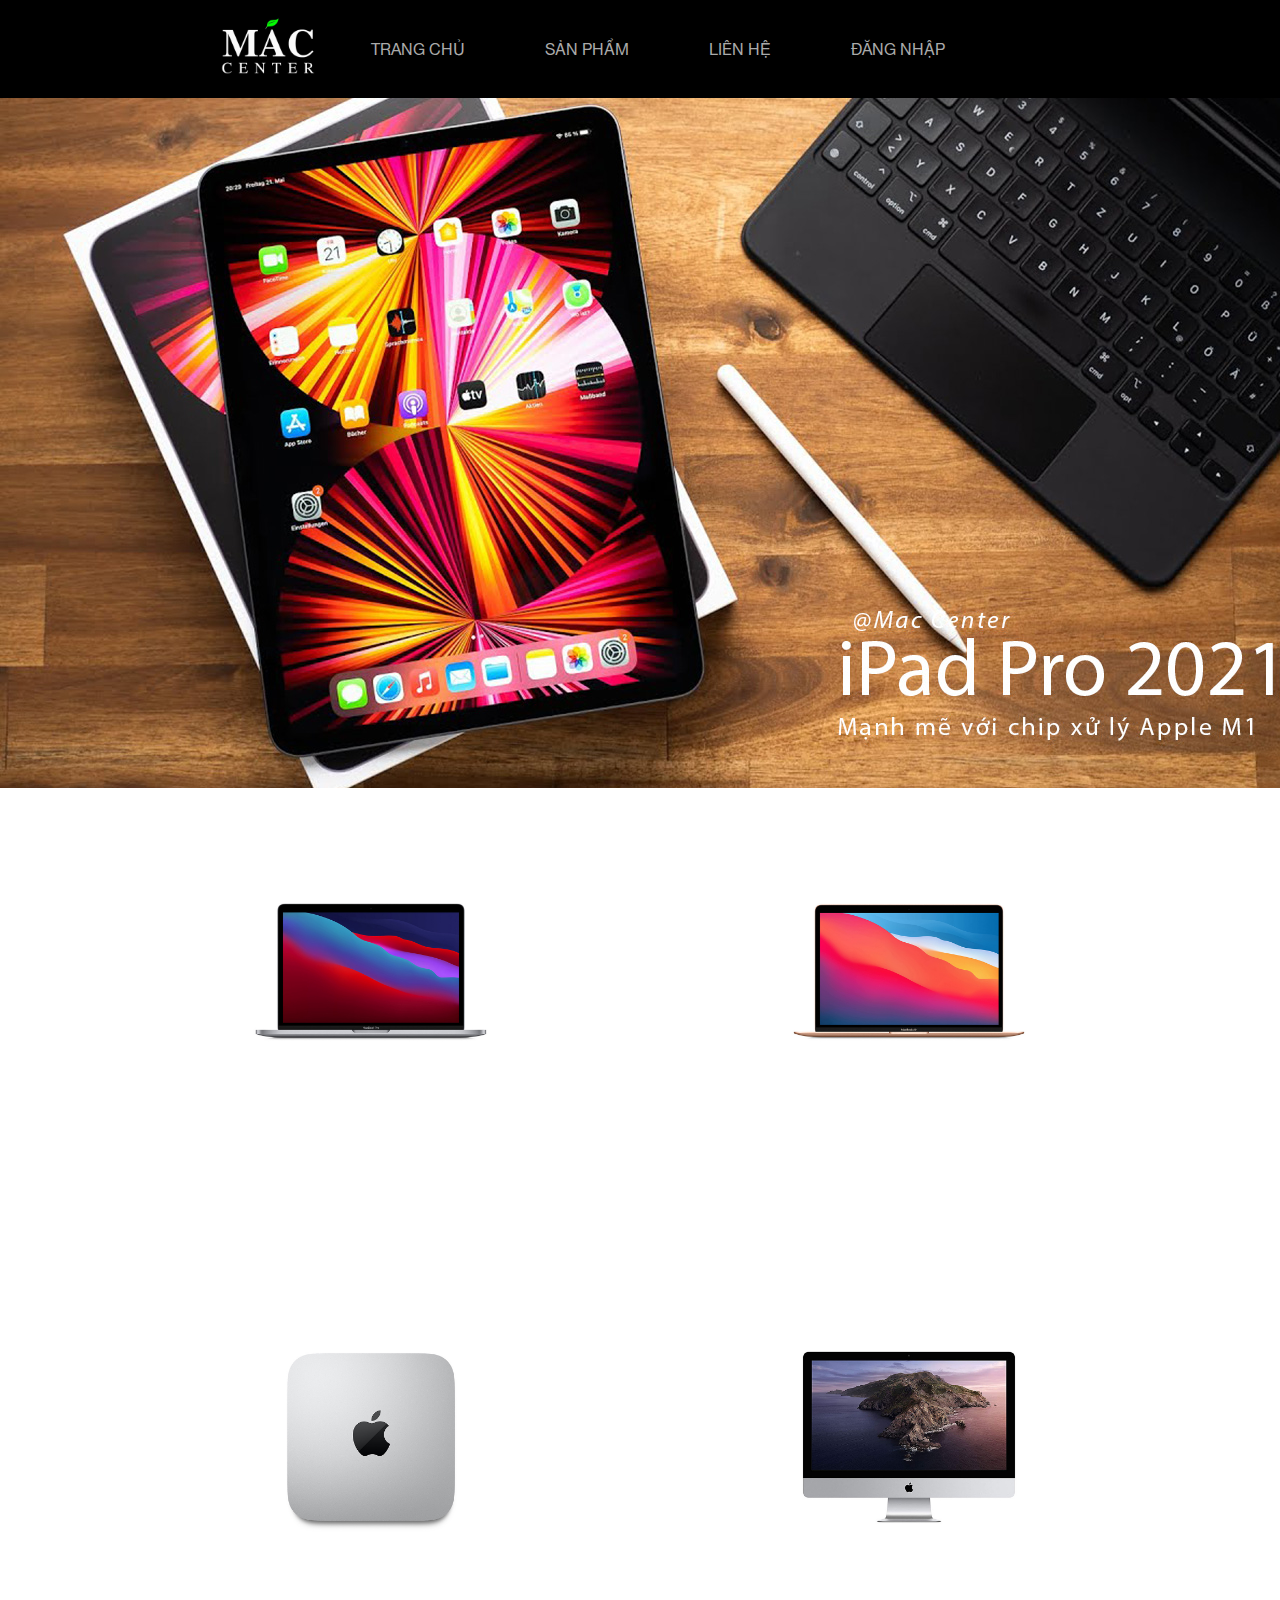
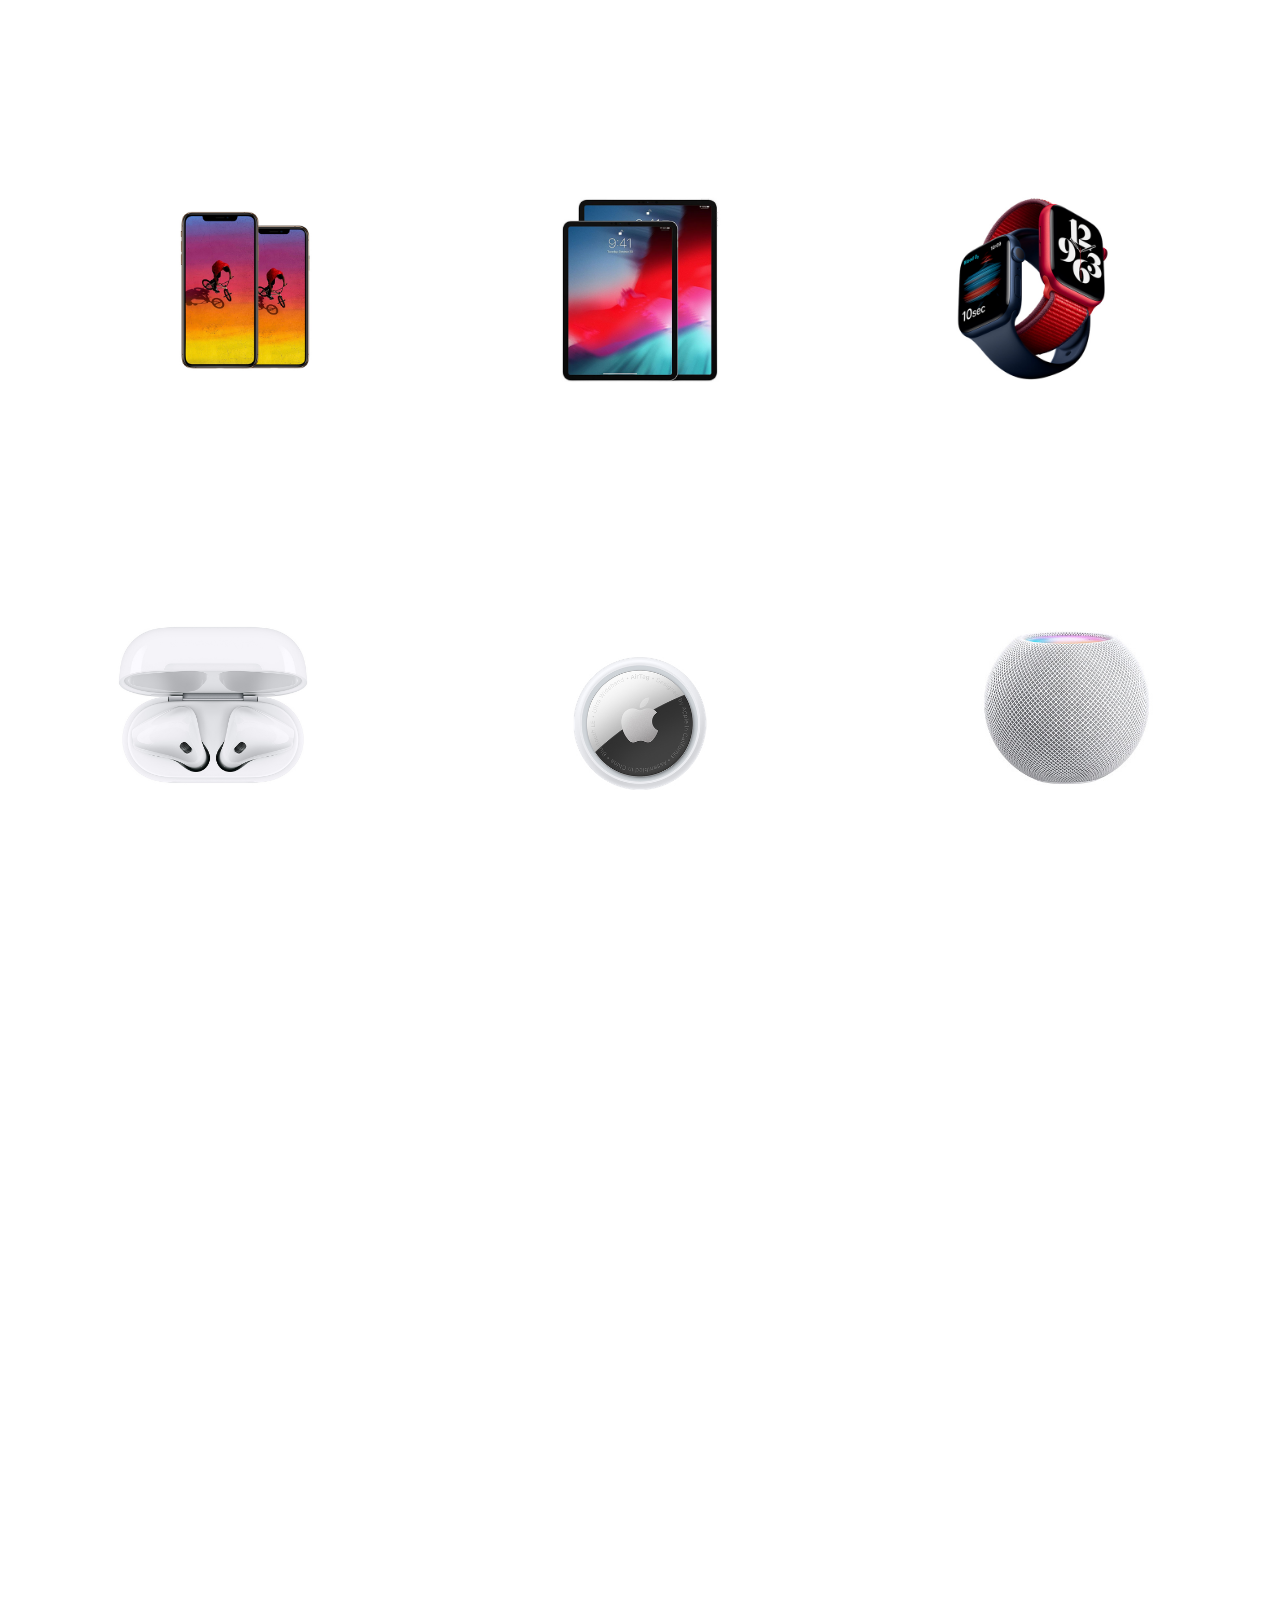
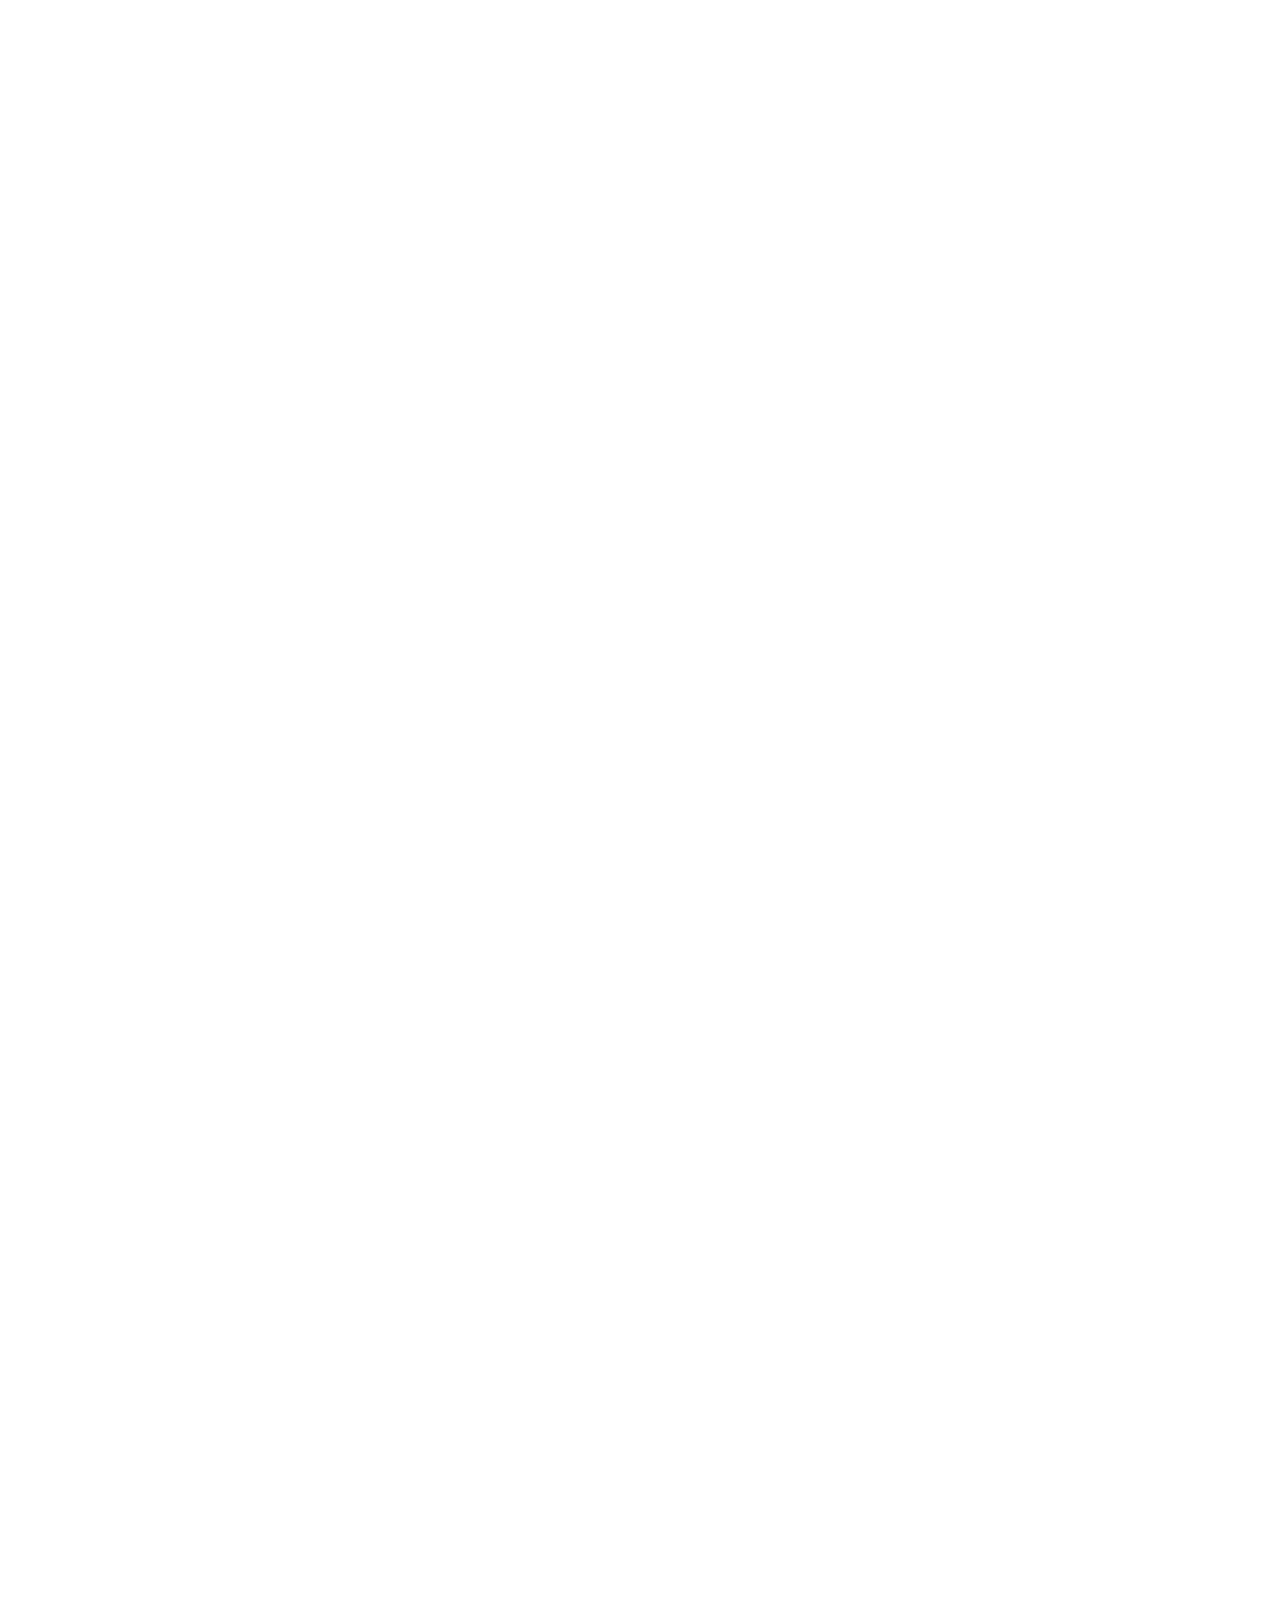
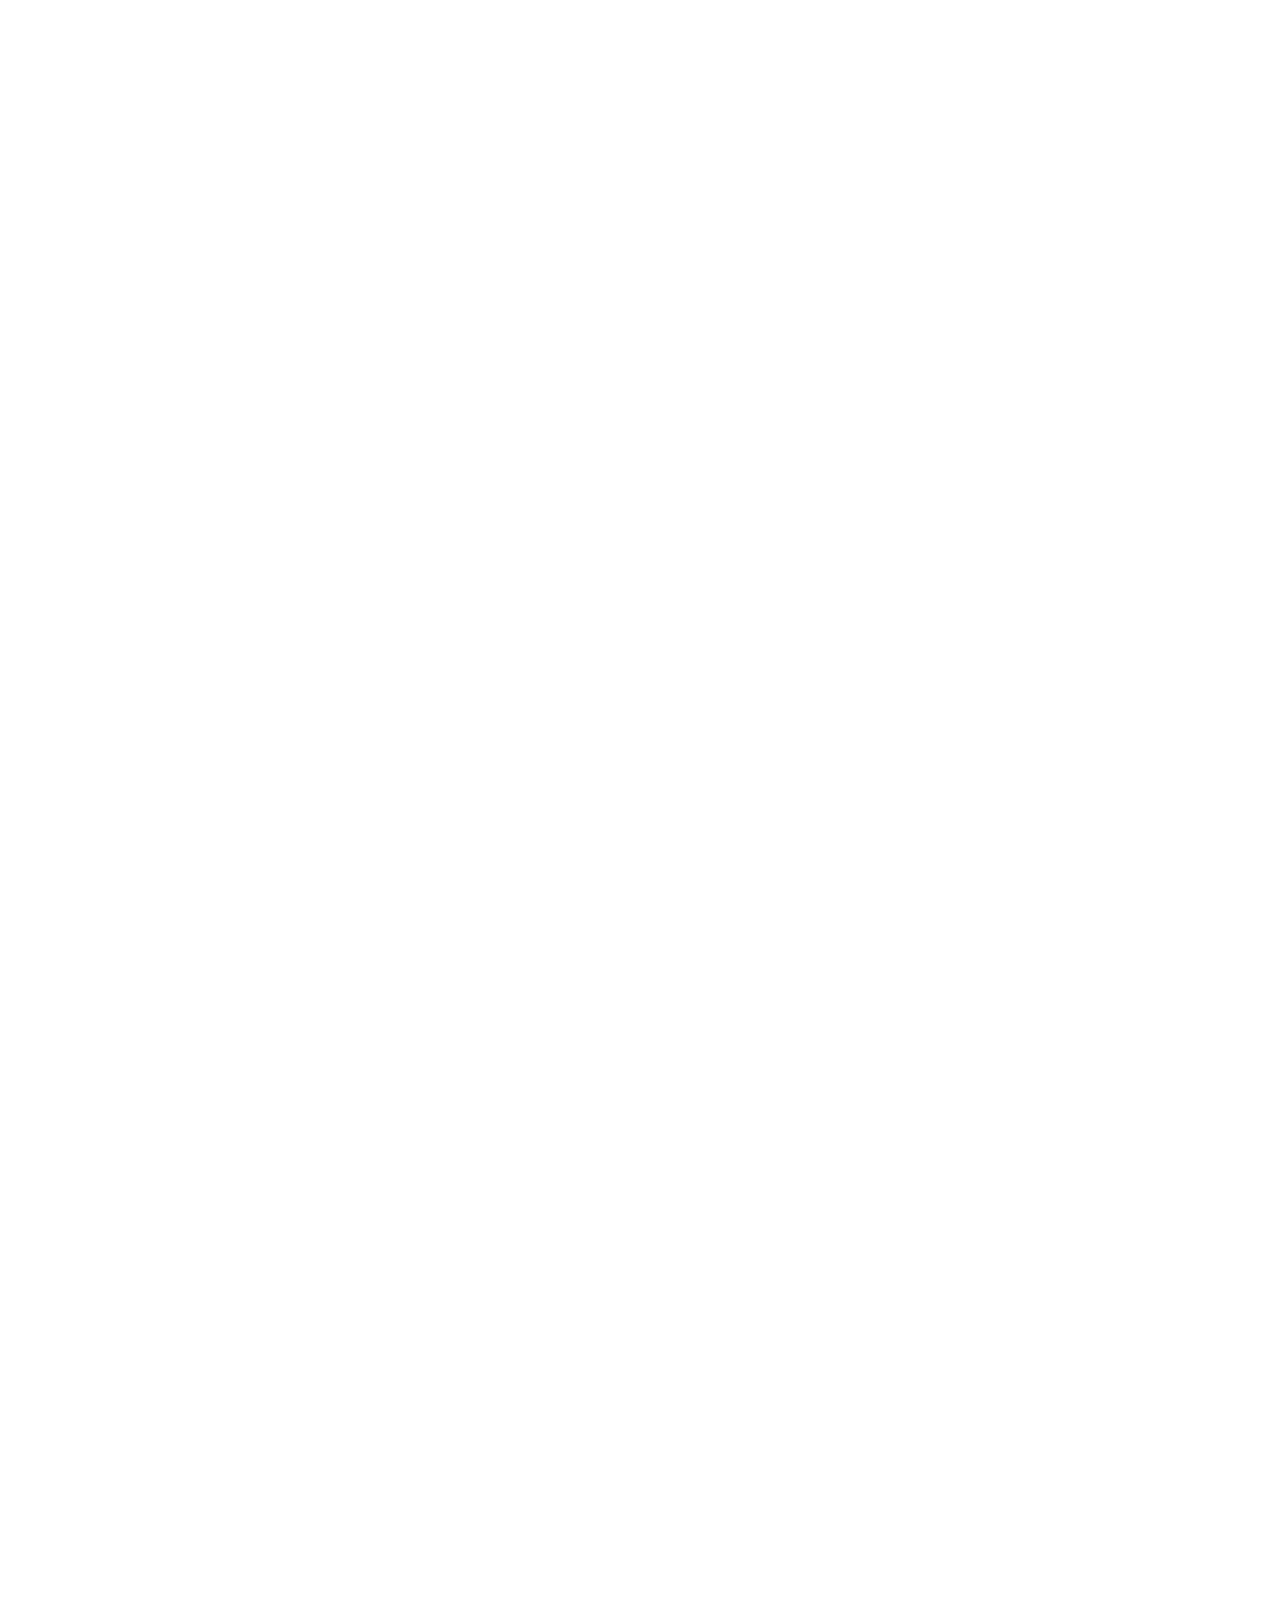
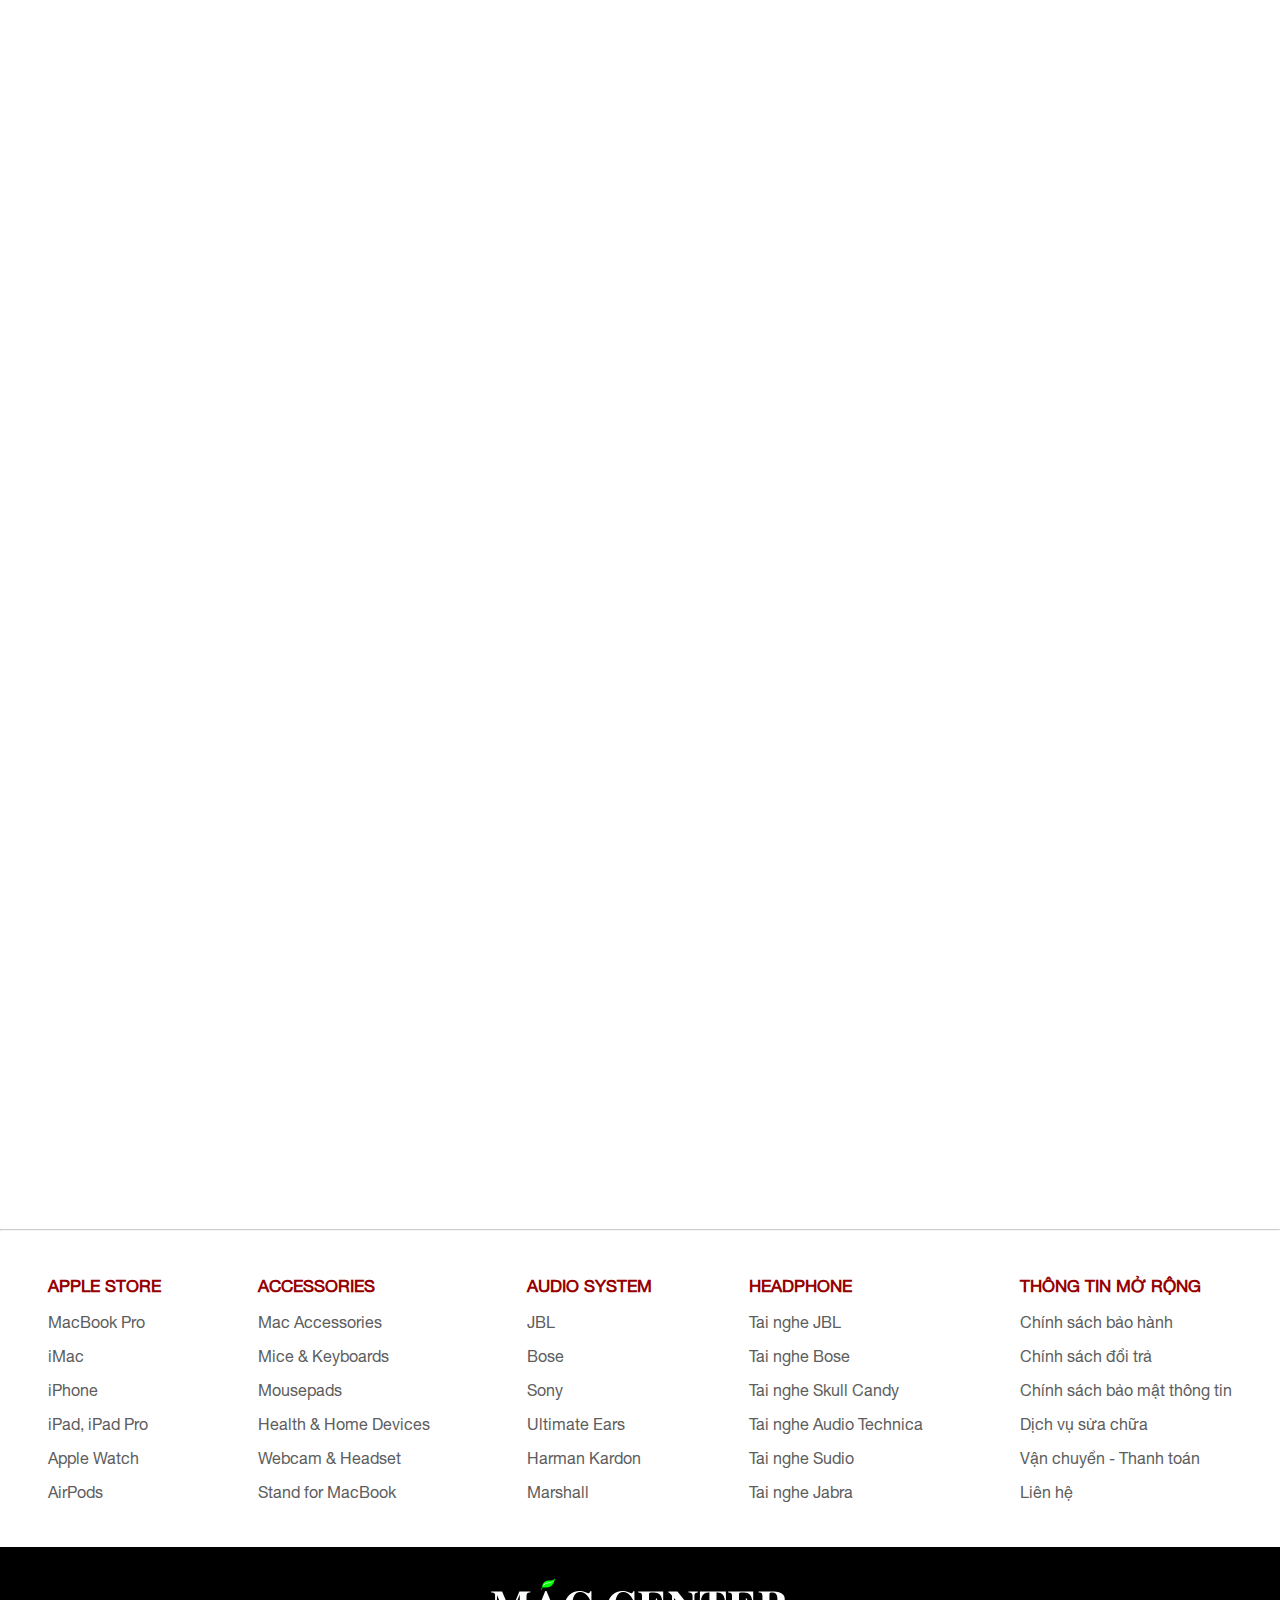
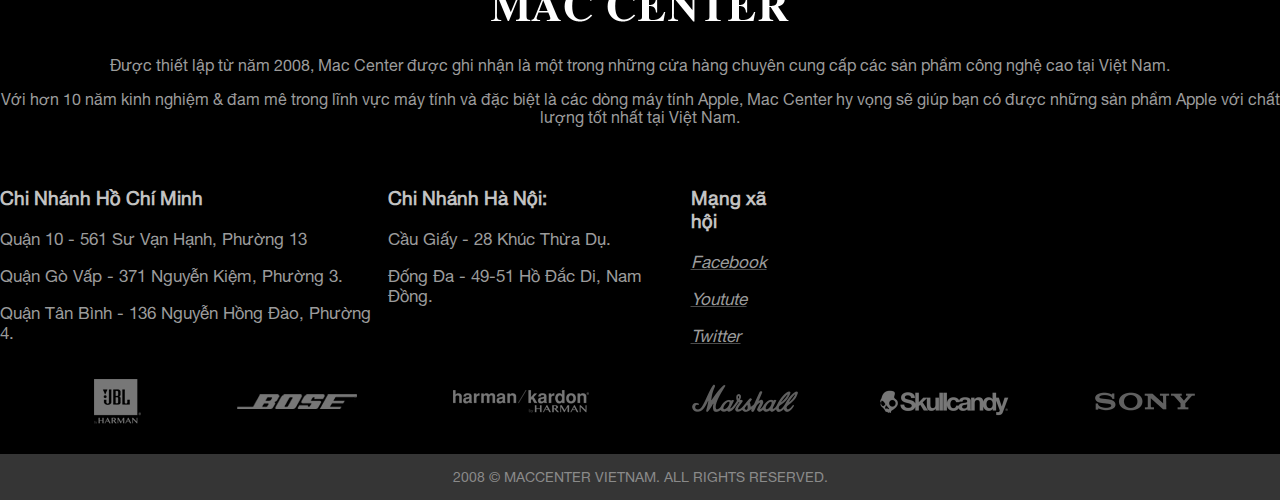
<file: index.html>
<!DOCTYPE html>
<html>
    <head>
        <title>Mac Center</title>
        <link href="https://www.freepnglogos.com/uploads/apple-logo-png/image-apple-logo-trubetskoy-fisher-wiki-8.png" rel="shortcut icon">
        <link rel="stylesheet" type="text/css" href="index.css"/> <!--liên kết file ccs-->
        <link rel="stylesheet" href="https://pro.fontawesome.com/releases/v5.10.0/css/all.css" integrity="sha384-AYmEC3Yw5cVb3ZcuHtOA93w35dYTsvhLPVnYs9eStHfGJvOvKxVfELGroGkvsg+p" crossorigin="anonymous"/>
        <link rel="stylesheet" href="https://cdnjs.cloudflare.com/ajax/libs/animate.css/4.1.1/animate.min.css"/>
        <meta name="viewport" content="width=device-width, initial-scale=1">
        <script src="btLon.js" crossorigin="anonymous"></script>
        <script src="java/jquery-3.6.0.min.js"></script>
        <script>
            $(document).ready(function(){
      
              $("#gototop").hide();
      
              $(window).scroll(function(){
                if($(this).scrollTop()){
                    $("nav").css({
                        "position":"fixed",
                        "right" : 0,
                        "left":0,
                        "top" :0,
                        "z-index" :999,
                        
                    })
                }
                else{
                    $("nav").css({
                        "position":"relative",
                    })
                }
                if($(this).scrollTop() >= 50)
                    $("#gototop").show("slow")
                else
                    $("#gototop").hide("slow")
              })



              $("#gototop").click(function(){
                  $("html, body").animate({
                      scrollTop: 0
                  }, 1000);
              })
      
            })
        </script>


        <link rel="stylesheet" type="text/css" href="java/animate.css"/>
        <script src="java/wow.min.js"></script>
        
        <script type="text/javascript">
            new WOW().init();
        </script>

    </head>
    <body>
        <nav class="menuchinh">
            <div class="animate__animated animate__fadeInLeftBig">
                <div class="logo1">
                    <a href="index.html" id="logo"><img src="logo/logo.jpg"></a>
                </div>
            </div>
            <div class="animate__animated animate__fadeInDown">
                <div class="menu">
                    <ul class="menucha">
                        <li class="sub"><a href="index.html" target ="_blank" >TRANG CHỦ</a></li>
                        <li class="sub">
                            <a href="btLon2.html" target="_blank">SẢN PHẨM</a>   
                            <ul class="menu1 sub1">
                                <li><a href="btLon2.html">MACBOOK</a></li>
                                <li><a href="btLon2.html">IMAC</a></li>
                                <li><a href="btLon2.html">IPHONE</a> </li>
                                <li><a href="btLon2.html">IPAD</a> </li>
                                <li><a href="btLon2.html">AIRPODS</a> </li>
                                <li><a href="btLon2.html">APPLE WATCH</a> </li>
                            </ul>
                        </li>
                        <li class="sub">
                            <a href="btLon3.html" target="_blank" >LIÊN HỆ</a>
                            <ul class="menu1 sub1">
                                <li><a href="btLon3.html">HỖ TRỢ</a></li>
                                <li><a href="btLon6.html">THANH TOÁN</a></li>
                            </ul>
                        </li>
                        <li class="sub"><a href="btLon1.html" target ="_blank">ĐĂNG NHẬP</a></li>
                        
                    </ul>
                </div>
            </div>
            
            <div class="animate__animated animate__fadeInRightBig">
                <div class="iconmenu">
                    <li><a href="btLon2.html"><i class="fas fa-search"></i></a></li>
                    <li><a href="btLon1.html"><i class="fas fa-user"></i></a></li>
                    <li><a href="btLon6.html"><i class="fas fa-shopping-cart"></i></a></li>
                </div>
            </div>

        </nav>

        
        <label for="nav_input-mobile" class="nav_bars">
            <i class="fas fa-bars"></i>
        </label>
        <input type="checkbox" name="" class="nav_input" id="nav_input-mobile">
        
        <label for="nav_input-mobile" class="overley"></label>

        <div class="nav_mobile">
            <label for="nav_input-mobile" class="nav_close">
                <i class="fas fa-times"></i>
            </label>
            
            <ul class="nav_mobile-list">
                <li>
                    <a class="nav_logo" href="index.html"><img src="logo/logo.jpg" width="110px" height="70px"></a>
                </li>

                <li>
                    <a href="index.html" class="nav_mobile-link">TRANG CHỦ</a>
                </li>
                
                <li>
                    <a href="btLon2.html" class="nav_mobile-link">SẢN PHẨM</a>
                </li>

                <li>
                    <a href="btLon3.html" class="nav_mobile-link">LIÊN HỆ</a>
                </li>

                <li>
                    <a href="btLon1.html" class="nav_mobile-link">ĐĂNG NHẬP</a>
                </li>
            </ul>
        </div>

        <div class="container">
            <div class="gallery-display-area">
                <div class="gallery-wrap">
                    <div class="image">
                        <img src="trangchu/poster1.jpg" />
                    </div>
                    <div class="image">
                        <img src="trangchu/poster2.jpg" />
                    </div>
                    <div class="image">
                        <img src="trangchu/poster3.jpg" />
                    </div>
                    <div class="image">
                        <img src="trangchu/poster1.jpg" />
                    </div>
                    <div class="image">
                        <img src="trangchu/poster3.jpg" />
                    </div>             
                </div>
            </div>
        </div>

        <div class="poster_mobile">
            <img src="trangchu/image1.jpg" />
        </div>

        <div id="gototop">
            <a id="go" href="javascript:;" ><i class="fas fa-chevron-up"></i></a>
        </div>

            <div class="sp">
                <div class="sp2 ">
                    <div>
                        <a href="btLon2.html" target="_blank"><img src="trangchu/mac.jpg"/></a>
                    </div>
                    <div  class="wow animate__zoomIn">
                        <h4 id="tensp">MACBOOK PRO</h4>
                        <p>Mỏng,sang nhẹ và hoàn toàn yên tĩnh
                            với thiết kế "No Fan, No Noise" từ Apple</p>
                    </div>
                </div>
                
                <div class="sp2">
                    <div>
                        <a href="btLon2.html" target="_blank"><img src="trangchu/mac1.jpg"/></a>
                    </div>
                    <div  class="wow animate__zoomIn">
                        <h4 id="tensp">MACBOOK AIR</h4>
                        <p>Mỏng, nhẹ và hoàn toàn yên tĩnh
                            với thiết kế "No Fan, No Noise" từ Apple</p>
                    </div>
                </div>
            </div>
            
            <div class="sp">
                <div class="sp2">
                    <div>
                        <a href="btLon2.html" target="_blank"><img src="trangchu/mac mini.jpg"/></a>
                    </div>
                    <div  class="wow animate__zoomIn">
                        <h4 id="tensp">MAC MINI M1</h4>
                        <p>Thiết kế nhỏ gọn hoàn toàn mạnh mẽ
                            Tiếp cận Mac OS với chi phí không thế tốt hơn.</p>
                    </div>
                    
                </div>

                <div class="sp2">
                    <div>
                        <a href="btLon2.html" target="_blank"><img src="trangchu/imac.jpg"/></a>
                    </div>
                    <div  class="wow animate__zoomIn">
                        <h4 id="tensp">IMAC</h4>
                        <p>Đơn giản với thiết kế All-in-One từ Apple
                            2 lựa chọn với màn hình 4K và 5K tuyệt đẹp.</p>
                    </div>
                </div>
            </div>
        
            <div class="sp3">
                <div class="sp2">
                    <div>
                        <a href="btLon2.html" target="_blank"><img src="trangchu/iphone.jpg"/></a>
                    </div>
                    <div  class="wow animate__zoomIn">
                        <h4 id="tensp">IPHONE</h4>
                        <p>iPhone 12, iPhone 12 Pro và Pro Max.<br>
                            Đã sẵn sàng cho bạn trải nghiệm tại Mac Center</p>
                    </div>
                </div>

                <div class="sp2">
                    <div>
                        <a href="btLon2.html" target="_blank"><img src="trangchu/ipad.jpg"/></a>
                    </div>
                    <div  class="wow animate__zoomIn">
                        <h4 id="tensp">IPAD</h4>
                        <p>Nhiều phiên bản về kích thước và dung lượng<br>
                            iPad 10.2", iPad Air 10.9", iPad Pro 11" và iPad Pro 12.9"</p>
                    </div>
                    
                </div>

                <div class="sp2">
                    <div>
                        <a href="btLon2.html" target="_blank"><img src="trangchu/wacth.jpg"/></a>
                    </div>
                    <div  class="wow animate__zoomIn">
                        <h4 id="tensp">APPLE WATCH</h4>
                        <p>Series 6, nhanh hơn, mỏng hơn, pin lâu hơn
                            <br>Chống nước 50m, màn hình cảm ứng OLED mượt mà.</p>
                    </div>
                    
                </div>
            </div>

            <div class="sp4">
                <div class="sp2">
                    <div>
                        <a href="btLon2.html" target="_blank"><img src="trangchu/airpod.jpg"/></a>
                    </div>
                    <div  class="wow animate__zoomIn">
                        <h4 id="tensp">AIRPODS</h4>
                        <p>Chip xử lý Apple H1, kết nối Bluetooth<br>
                            2 phiên bản sạc có dây và sạc không dây</p>
                    </div> 
                </div>

                <div class="sp2">
                    <div>
                        <a href="btLon2.html" target="_blank"><img src="trangchu/airtag.jpg"/></a>
                    </div>
                    <div  class="wow animate__zoomIn">
                        <h4 id="tensp">AIRTAG </h4>
                        <p>Chip xử lý Apple H1, kết nối Bluetooth<br>
                            2 phiên bản sạc có dây và sạc không dây</p>
                    </div> 
                </div>

                <div class="sp2">
                    <div>
                        <a href="btLon2.html" target="_blank"><img src="trangchu/home.jpg"/></a>
                    </div>
                    <div  class="wow animate__zoomIn">
                        <h4 id="tensp">HOMEPOD MINI</h4>
                        <p>Âm thanh 360 độ, tích hợp 4 Microphones<br>
                            Tương tác hoàn hảo với Touch Control hay Siri</p>
                    </div> 
                </div>
            </div>
        <div class="gif">
            <video class= "wow animate__fadeInLeftBig" title="Mac-Center" muted="muted" width="1380" loop="true" autoplay="true" src="gif/gif1.mp4"></video>
        </div>
        <!--
            key
        -->
        <div class="sphot">
            <a href="btLon2.html" target="_blank"><h1  class= "wow animate__fadeInUp">SwitchEasy Dots Rainbow</h1></a>
        </div>

        <div class="sphot1">
            <p  class= "wow animate__slideInUp">Một dòng Case chuyên biệt cho MacBook, được thiết kế với họa tiếc chấm bi độc đáo từ SwitchEasy</p>
            <p  class= "wow animate__slideInUp">Chất liệu Matte giúp hạn chế vân tay, bụi bẩn ... bảo vệ bề mặt và các góc cạnh cho MacBook một cách tuyệt vời!</p>
        </div>

        <div class="menu3">
            <div class="menu4">
                <div class="anh" >
                    <a href="btLon2.html" target="_blank"><img class="wow animate__zoomIn" src="trangchu/image8.jpg" /></a>
                </div>

                <div class="text" >
                    <h4 class="wow animate__zoomIn" id="tensp3">LÓT PHÍM MACBOOK 2020 JCPAL (CLEAR)</h4>
                    <p class="wow animate__zoomIn">Chất liệu mềm, trong suốt, nhiều Size cho MacBook<br>Giá: 250.000 vnđ</p>
                </div>
            </div>

            <div class="menu4">
                <div class="anh">
                    <a href="btLon2.html" target="_blank"><img class="wow animate__zoomIn" src="trangchu/image9.jpg"/></a>
                </div>

                <div class="text">
                    <h4 class="wow animate__zoomIn" id="tensp3">DÁN MACBOOK JCPAL 5-IN-1 (SPACE GRAY)</h4>
                    <p class="wow animate__zoomIn">Có nhiều Size cho MacBook 13.3", 15.4", 16"<br>Giá: 750.000 vnđ</p>
                </div>
            </div>

            <div class="menu4">
                <div class="anh">
                    <a href="btLon2.html" target="_blank"><img class="wow animate__zoomIn" src="trangchu/image10.jpg"/></a>
                </div>

                <div class="text">
                    <h4 class="wow animate__zoomIn" id="tensp3">STAND JCPAL FOR MAC</h4>
                    <p class="wow animate__zoomIn">Chân đế MacBook, thiết kế gập gọn Portable<br>Giá: 720.000 vnđ</p>
                </div>
            </div>
        </div>

        <!--
            airpod max
        -->
        <div class="sphot">
            <a href="btLon2.html" target="_blank"><h1  class= "wow animate__fadeInUp">AirPods Max</h1></a>
        </div>

        <div class="sphot1">
            <p class= "wow animate__slideInUp">Giờ đây, bạn hoàn toàn có thể dễ dàng trải nghiệm chất âm thực tế AirPods Max tại Mac Center</p>
            <p class= "wow animate__slideInUp">Hiện tại, AirPods Max gồm có 5 màu: Space Gray, Silver, Sky Blue, Pink và Green.</p>
        </div>
        
        <div class="menu3">
            <div class="menu4">
                <div class="anh">
                    <a href="btLon2.html" target="_blank"><img class="wow animate__zoomIn" src="trangchu/image11.jpg" /></a>
                </div>

                <div class="text">
                    <h4 class="wow animate__zoomIn" id="tensp3">BOSE PORTABLE HOME SPEAKER</h4>
                    <p class="wow animate__zoomIn">Âm thanh 360 độ với tiếng Bass chắc khỏe từ Bose<br>Giá: 1.250.000 vnđ</p>
                </div>
            </div>

            <div class="menu4">
                <div class="anh">
                    <a href="btLon2.html" target="_blank"><img class="wow animate__zoomIn" src="trangchu/image12.jpg"/></a>
                </div>

                <div class="text">
                    <h4 class="wow animate__zoomIn" id="tensp3">AIRPODS MAX (PINK)</h4>
                    <p class="wow animate__zoomIn">Chip Apple H1, Apple-designed dynamic driver<br>Giá: 12.500.000 vnđ</p>
                </div>
            </div>

            <div class="menu4">
                <div class="anh">
                    <a href="btLon2.html" target="_blank"><img class="wow animate__zoomIn" src="trangchu/image13.jpg"/></a>
                </div>

                <div class="text">
                    <h4 class="wow animate__zoomIn" id="tensp3">AIRPODS MAX EAR CUSHIONS</h4>
                    <p class="wow animate__zoomIn">Color: Black, Silver, Blue, Green, Pink<br>Giá: 1.950.000 vnđ</p>
                </div>
            </div>
        </div>
        

        <div class="text-center">
            <!--<div class="banner">
                <div class="img_banner">
                    <img class="wow animate__backInLeft" title="Mac-Center" src="trangchu/image14.jpg"/>
                </div>
                <div class="detail">
                    <p>Battery: Use 20 hours - Charge 3 hours </p>
                    <p>Charging port: Lightning</p>
                    <p>Audio technology: Active Noise, AudioTransparency Mode</p>
                    <p>Compatible: Android, iOS (iPhone)</p>
                    <p>Utilities: Anti-noise </p>
                    <p>Control by: Press key </p>
                    <p>Brand: Apple </p>
                    <div class="input_detail">
                        <a href="btLon2.html"><input type="button" value="XEM NGAY"></a>
                    </div>
                </div>
            </div>-->
            
            <img class="wow animate__backInLeft" title="Mac-Center" src="trangchu/image14.jpg"/>
            
            <img class="wow animate__backInDown" title="Mac-Center" src="trangchu/image15.jpg"/>

            <img class="wow animate__backInRight" title="Mac-Center" src="trangchu/image16.jpg"/>
        </div>
        <div class="sphot_1">
            <div class="sphot">
                <a href="btLon2.html" target="_blank"><h1 class= "wow animate__fadeInUp">Rain Design Series mBar</h1></a>
            </div>

            <div class="sphot1">
                <p class= "wow animate__slideInUp">Không chỉ đơn giản là một chân đế dành cho MacBook thân yêu bên bạn...</p>
                <p class= "wow animate__slideInUp">Rain Design luôn mang đến cho bạn sự sáng tạo và cảm hứng hoàn toàn mới trong công việc.</p>
            </div>
        </div>
            
        <div class="menu3">
            <div class="menu4">
                <div class="anh">
                    <a href="btLon2.html" target="_blank"><img class="wow animate__zoomIn" src="trangchu/anh1.jpg" /></a>
                </div>

                <div class="text">
                    <h4 class="wow animate__zoomIn" id="tensp3">RAIN DESIGN MSTAND MOBILE (SPACE GRAY)</h4>
                    <p class="wow animate__zoomIn">Chân đế Smartphone, chất liệu Aluminium<br>Giá: 690.000 vnđ</p>
                </div>
            </div>

            <div class="menu4">
                <div class="anh">
                    <a href="btLon2.html" target="_blank"><img class="wow animate__zoomIn" src="trangchu/anh2.jpg"/></a>
                </div>

                <div class="text">
                    <h4 class="wow animate__zoomIn" id="tensp3">RAIN DESIGN MSTAND (GOLD)</h4>
                    <p class="wow animate__zoomIn">Chân đế MacBook, gia tăng độ cao 15cm<br>Giá: 1.490.000 vnđ</p>
                </div>
            </div>

            <div class="menu4">
                <div class="anh">
                    <a href="btLon2.html" target="_blank"><img class="wow animate__zoomIn" src="trangchu/anh3.jpg"/></a>
                </div>

                <div class="text">
                    <h4 class="wow animate__zoomIn" id="tensp3">Rain Design iLevel2</h4>
                    <p class="wow animate__zoomIn">Chân đế MacBook, gia tăng độ cao 15cm<br>Giá: 1.790.000 vnđ</p>
                </div>
            </div>
        </div>  

        <div class="text-center">
            <iframe class="wow animate__fadeInUp" width="1200" height="676" src="https://www.youtube.com/embed/sAp83zBKlJQ" title="YouTube video player" frameborder="0" allow="accelerometer; autoplay; clipboard-write; encrypted-media; gyroscope; picture-in-picture" allowfullscreen></iframe>
        </div>

        <div class="image1">
            <div>
                <img class="wow animate__fadeInUp" src="trangchu/anh4.jpg"/>
            </div>
            <div>
                <img class="wow animate__fadeInUp" src="trangchu/anh5.jpg"/>
            </div>
            <div>
                <img class="wow animate__fadeInUp" src="trangchu/anh6.jpg"/>
            </div>
            <div>
                <img class="wow animate__fadeInUp" src="trangchu/anh7.jpg"/>
            </div>
        </div>
        
        <hr id="gachchan">
        
        <div class="note" >
            <div class="note1" >
                <p><b>APPLE STORE</b></p>
                <a href="btLon2.html"><p>MacBook Pro</p></a>
                <a href="btLon2.html"><p>iMac</p></a>
                <a href="btLon2.html"><p>iPhone</p></a>
                <a href="btLon2.html"><p>iPad, iPad Pro</p></a>
                <a href="btLon2.html"><p>Apple Watch</p></a>
                <a href="btLon2.html"><p>AirPods</p></a>
            </div>

            <div class="note1">
                <p><b>ACCESSORIES</b></p>
                <a href="btLon2.html"><p>Mac Accessories</p></a>
                <a href="btLon2.html"><p>Mice & Keyboards</p></a>
                <a href="btLon2.html"><p>Mousepads</p></a>
                <a href="btLon2.html"><p>Health & Home Devices</p></a>
                <a href="btLon2.html"><p>Webcam & Headset</p></a>
                <a href="btLon2.html"><p>Stand for MacBook</p></a>
            </div>

            <div class="note1">
                <p><b>AUDIO SYSTEM</b></p>
                <a href="btLon2.html"><p>JBL</p></a>
                <a href="btLon2.html"><p>Bose</p></a>
                <a href="btLon2.html"><p>Sony</p></a>
                <a href="btLon2.html"><p>Ultimate Ears</p></a>
                <a href="btLon2.html" ><p>Harman Kardon</p></a>
                <a href="btLon2.html"><p>Marshall</p></a>
            </div>

            
            <div class="note1">
                <p><b>HEADPHONE</b></p>
                <a href="btLon2.html"><p>Tai nghe JBL</p></a>
                <a href="btLon2.html"><p>Tai nghe Bose</p></a>
                <a href="btLon2.html"><p>Tai nghe Skull Candy</p></a>
                <a href="btLon2.html"><p>Tai nghe Audio Technica</p></a>
                <a href="btLon2.html" ><p>Tai nghe Sudio</p></a>
                <a href="btLon2.html"><p>Tai nghe Jabra</p></a>
            </div>


            <div class="note1">
                <p><b>THÔNG TIN MỞ RỘNG</b></p>
                <a href="btLon3.html"><p>Chính sách bảo hành</p></a>
                <a href="btLon3.html"><p>Chính sách đổi trả</p></a>
                <a href="btLon3.html"><p>Chính sách bảo mật thông tin</p></a>
                <a href="btLon3.html"><p>Dịch vụ sửa chữa</p></a>
                <a href="btLon3.html"><p>Vận chuyển - Thanh toán</p></a>
                <a href="btLon3.html"><p>Liên hệ</p></a>
            </div>
        </div>
        




        <div class="gioithieu">
            <div class=logogt1>
                <div class="logogt">
                    <img src="logo/logo_gioithieu.png" />
                </div>
                <div class="textgt">
                    <p >Được thiết lập từ năm 2008, Mac Center được ghi nhận là một trong những cửa hàng chuyên cung cấp các sản phẩm công nghệ cao tại Việt Nam.</p>
                    <p >Với hơn 10 năm kinh nghiệm & đam mê trong lĩnh vực máy tính và đặc biệt là các dòng máy tính Apple, Mac Center hy vọng sẽ giúp bạn có được những sản phẩm Apple với chất lượng tốt nhất tại Việt Nam.</p>
                </div>
            </div>
            
            
            <div class="hotro" >
                <ul class="hotro1">
                    <li >
                        <h3><i class="fas fa-map-marker-alt"></i> Chi Nhánh Hồ Chí Minh</h3>
                        <p>Quận 10 - 561 Sư Vạn Hạnh, Phường 13<br></p>
                        <p>Quận Gò Vấp - 371 Nguyễn Kiệm, Phường 3.<br></p>
                        <p>Quận Tân Bình - 136 Nguyễn Hồng Đào, Phường 4.<br></p>
                    </li>
                    
                    <li >
                        <h3><i class="fas fa-map-marker-alt"></i> Chi Nhánh Hà Nội:</h3>
                        <p>Cầu Giấy - 28 Khúc Thừa Dụ.<br></p>
                        <p>Đống Đa - 49-51 Hồ Đắc Di, Nam Đồng.<br></p>
                    </li>
                    <li >
                        <h3> Mạng xã hội</h3>
                        <p><a href="https://www.facebook.com/apple/" target ="_blank" style="color:rgb(75, 75, 75);"><i class="fab fa-facebook"> Facebook </i><br></a></p>
                        <p><a href="https://www.youtube.com/user/Apple" target ="_blank" style="color:rgb(75, 75, 75);"><i class="fab fa-youtube"> Youtute </i><br></a></p>
                        <p><a href="https://twitter.com/apple" target ="_blank" style="color:rgb(75, 75, 75);"><i class="fab fa-twitter-square"> Twitter </i><br></a></p>
                    </li>
                    <li >
                        <iframe src="https://www.google.com/maps/embed?pb=!1m18!1m12!1m3!1d3918.9356596756434!2d106.67562481481599!3d10.816235861415189!2m3!1f0!2f0!3f0!3m2!1i1024!2i768!4f13.1!3m3!1m2!1s0x317528e19559e523%3A0x8e4133bdb1373cc9!2zMzcxIE5ndXnhu4VuIEtp4buHbSwgUGjGsOG7nW5nIDMsIEfDsiBW4bqlcCwgVGjDoG5oIHBo4buRIEjhu5MgQ2jDrSBNaW5oLCBWaeG7h3QgTmFt!5e0!3m2!1svi!2s!4v1628511888924!5m2!1svi!2s" width="484" height="180" style="border:0;" allowfullscreen="" loading="lazy"></iframe>
                    </li>
                </ul>

                <div class="icongt">
                    <div class="i1"><img src="logo/logo_gt1.png"/></div>
                    <div class="i1"><img src="logo/logo_gt2.png"/></div>
                    <div class="i1"><img src="logo/logo_gt3.png"/></div>
                    <div class="i2"><img src="logo/logo_gt4.png"/></div>
                    <div class="i2"><img src="logo/logo_gt5.png"/></div>
                    <div class="i2"><img src="logo/logo_gt6.png"/></div>
                </div>
            </div>
        </div>
        
        <div class="last">
            <p>2008 © MACCENTER VIETNAM. ALL RIGHTS RESERVED.</p>
        </div>
    </body>
</html>
</file>
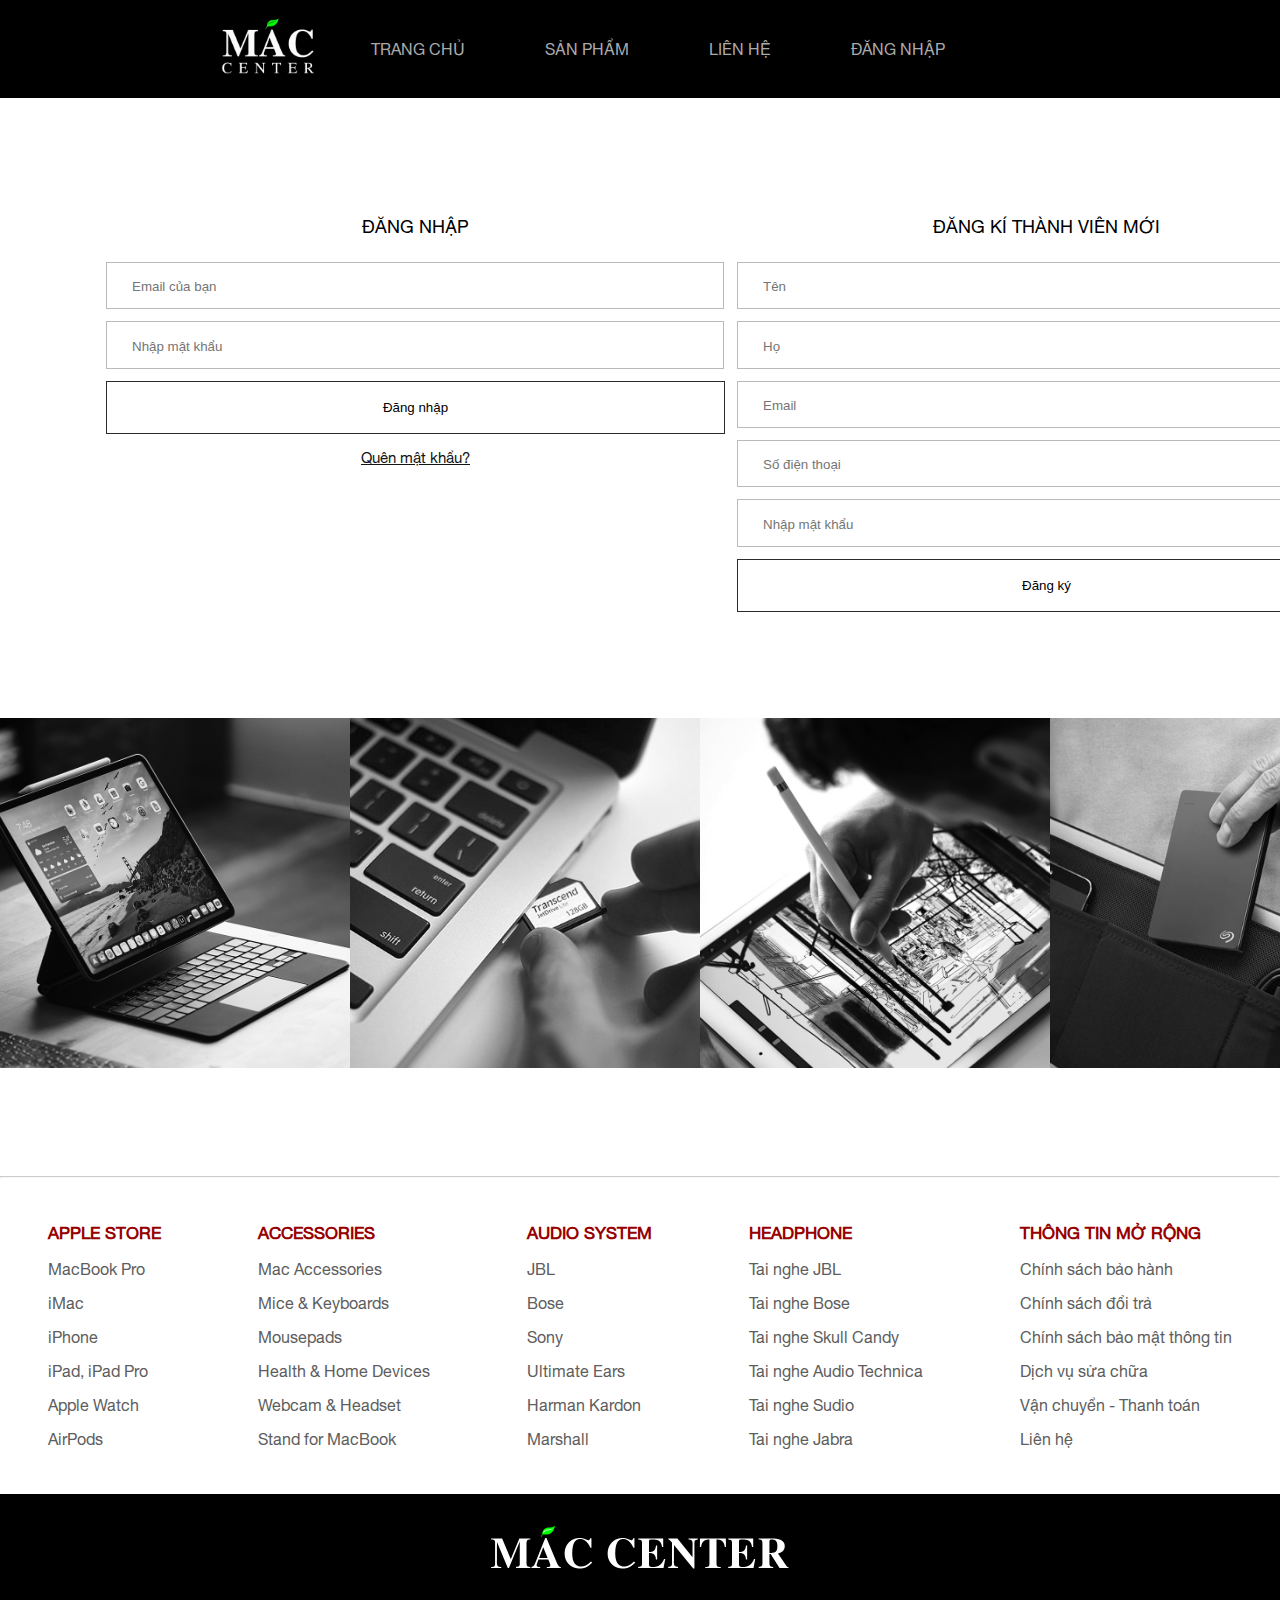
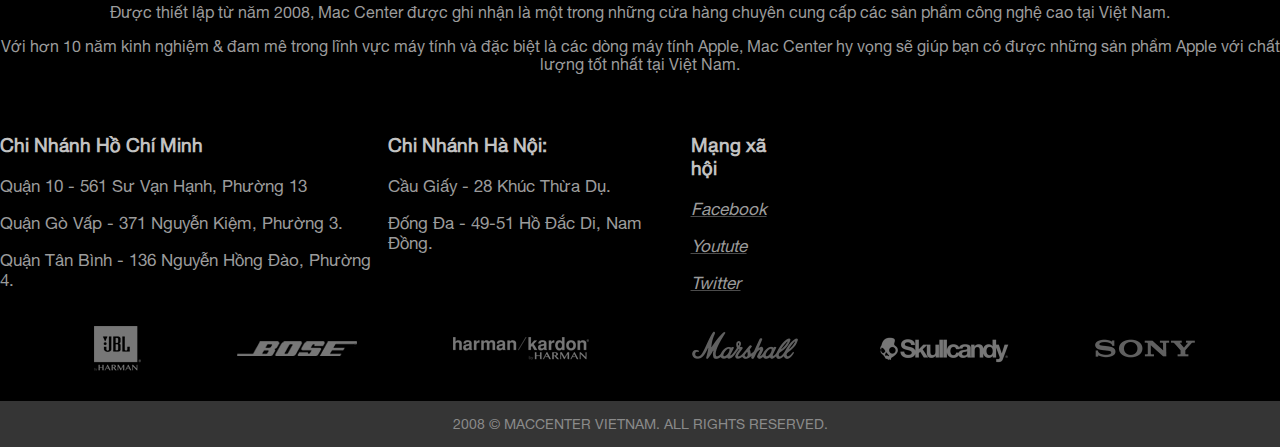
<file: btLon1.html>
<!DOCTYPE html>
<html>
    <head>
        <title>Mac Center</title>
        <link href="https://www.freepnglogos.com/uploads/apple-logo-png/image-apple-logo-trubetskoy-fisher-wiki-8.png" rel="shortcut icon">
        <link rel="stylesheet" type="text/css" href="btLon1.css"/> <!--liên kết file ccs-->
        <link rel="stylesheet" href="https://pro.fontawesome.com/releases/v5.10.0/css/all.css" integrity="sha384-AYmEC3Yw5cVb3ZcuHtOA93w35dYTsvhLPVnYs9eStHfGJvOvKxVfELGroGkvsg+p" crossorigin="anonymous"/>
        <link rel="stylesheet" href="https://cdnjs.cloudflare.com/ajax/libs/animate.css/4.1.1/animate.min.css"/>
        <meta name="viewport" content="width=device-width, initial-scale=1">
        <script src="btLon.js" crossorigin="anonymous"></script>
        <script src="java/jquery-3.6.0.min.js"></script>
        <script>
            $(document).ready(function(){
      
              $("#gototop").hide();
      
              $(window).scroll(function(){
                if($(this).scrollTop()){
                    $("nav").css({
                        "position":"fixed",
                        "right" : 0,
                        "left":0,
                        "top" :0,
                        "z-index" :999,

                        
                    })
                }
                else{
                    $("nav").css({
                        "position":"relative",

                    })
                }
                if($(this).scrollTop() >= 50)
                    $("#gototop").show("slow")
                else
                    $("#gototop").hide("slow")
              })



              $("#gototop").click(function(){
                  $("html, body").animate({
                      scrollTop: 0
                  }, 1000);
              })
      
            })
          </script>
    
    
    </head>
    <body>
        <nav class="menuchinh">
            <div class="animate__animated animate__fadeInLeftBig">
                <div class="logo1">
                    <a href="index.html" id="logo"><img src="logo/logo.jpg"></a>
                </div>
            </div>
            <div class="animate__animated animate__fadeInDown">
                <div class="menu">
                    <ul class="menucha">
                        <li class="sub"><a href="index.html" target ="_blank" >TRANG CHỦ</a></li>
                        <li class="sub">
                            <a href="btLon2.html" target="_blank">SẢN PHẨM</a>   
                            <ul class="menu1 sub1">
                                <li><a href="btLon2.html#">MACBOOK</a></li>
                                <li><a href="btLon2.html">IMAC</a></li>
                                <li><a href="btLon2.html">IPHONE</a> </li>
                                <li><a href="btLon2.html">IPAD</a> </li>
                                <li><a href="btLon2.html">AIRPODS</a> </li>
                                <li><a href="btLon2.html">APPLE WATCH</a> </li>
                            </ul>
                        </li>
                        <li class="sub">
                            <a href="btLon3.html" target="_blank" >LIÊN HỆ</a>
                            <ul class="menu1 sub1">
                                <li><a href="btLon3.html">HỖ TRỢ</a></li>
                                <li><a href="btLon6.html?">THANH TOÁN</a></li>
                            </ul>
                        </li>
                        <li class="sub"><a href="btLon1.html" target ="_blank">ĐĂNG NHẬP</a></li>
                    </ul>
                </div>
            </div>
            
            <div class="animate__animated animate__fadeInRightBig">
                <div class="iconmenu">
                    <li><a href="btLon2.html"><i class="fas fa-search"></i></a></li>
                    <li><a href="btLon1.html"><i class="fas fa-user"></i></a></li>
                    <li><a href="btLon6.html"><i class="fas fa-shopping-cart"></i></a></li>
                </div>
            </div>

        </nav>

        
        <label for="nav_input-mobile" class="nav_bars">
            <i class="fas fa-bars"></i>
        </label>
        <input type="checkbox" name="" class="nav_input" id="nav_input-mobile">
        
        <label for="nav_input-mobile" class="overley"></label>

        <div class="nav_mobile">
            <label for="nav_input-mobile" class="nav_close">
                <i class="fas fa-times"></i>
            </label>
            
            <ul class="nav_mobile-list">
                <li>
                    <a class="nav_logo" href="index.html"><img src="logo/logo.jpg" width="110px" height="70px"></a>
                </li>

                <li>
                    <a href="index.html" class="nav_mobile-link">TRANG CHỦ</a>
                </li>

                <li>
                    <a href="btLon2.html" class="nav_mobile-link">SẢN PHẨM</a>
                </li>

                <li>
                    <a href="btLon3.html" class="nav_mobile-link">LIÊN HỆ</a>
                </li>

                <li>
                    <a href="btLon1.html" class="nav_mobile-link">ĐĂNG NHẬP</a>
                </li>
            </ul>
        </div>

        <div id="gototop">
            <a id="go" href="javascript:;" ><i class="fas fa-chevron-up"></i></a>
        </div>

        <div class="login_main">  
            <form class="form_login">
                <p>ĐĂNG NHẬP</p>
                <div class="login0">
                    <div class="one">
                        <div class="one1">
                            <div id="tk1"><i class="fas fa-envelope"></i></div>
                        </div>
        
                        <div class="one1">
                            <input type="email" placeholder="Email của bạn"/>
                        </div>
                    </div>
                </div>
                
                <div class="login0">
                    <div class="one">
                        <div class="one1">
                            <div id="tk1"><i class="fas fa-lock"></i></div>
                        </div>
        
                        <div class="one1">
                            <input type="password" placeholder="Nhập mật khẩu">
                        </div>
                    </div>
                </div>
                
                <div class="login0">
                    <div class="one2">
                        <button onclick="submit3(this)">Đăng nhập</button>
                        <a href="#" style="color: rgb(20, 20, 20); font-size: 15px;" ><p>Quên mật khẩu?</p></a>
                    </div>
                </div>
            </form>
            
            <form  class="form_sign">
                <p>ĐĂNG KÍ THÀNH VIÊN MỚI</p>
                <div class="login0">
                    <div class="one">
                        <div class="one1">
                            <div id="tk1"><i class="fas fa-user"></i></div>
                        </div>
        
                        <div class="one1">
                            <input type="text" placeholder="Tên">
                        </div>
                    </div>
                </div>
                
                <div class="login0">
                    <div class="one">
                        <div class="one1">
                            <div id="tk1"><i class="fas fa-user"></i></div>
                        </div>
        
                        <div class="one1">
                            <input type="text" placeholder="Họ">
                        </div>
                    </div>
                </div>

                <div class="login0">
                    <div class="one">
                        <div class="one1">
                            <div id="tk1"><i class="fas fa-envelope"></i></div>
                        </div>
        
                        <div class="one1">
                            <input type="email" placeholder="Email">
                        </div>
                    </div>
                </div>

                <div class="login0">
                    <div class="one">
                        <div class="one1">
                            <div id="tk1"><i class="fas fa-phone-alt"></i></div>
                        </div>
        
                        <div class="one1">
                            <input type="text" placeholder="Số điện thoại">
                        </div>
                    </div>
                </div>

                <div class="login0">
                    <div class="one">
                        <div class="one1">
                            <div id="tk1"><i class="fas fa-lock"></i></div>
                        </div>
        
                        <div class="one1">
                            <input type="password" placeholder="Nhập mật khẩu">
                        </div>
                    </div>
                </div>
                
                <div class="login0">
                    <div class="one2"  onclick="submit4(this)">
                        <button>Đăng ký</button>
                    </div>
                </div>
            </form>

        </div>
    
        <div class="text-center">
                <img src="dangnhap/image1.jpg"/>
                <img src="dangnhap/image2.jpg"/>
                <img src="dangnhap/image3.jpg"/>
                <img src="dangnhap/image4.jpg"/>
        </div>





        <hr id="gachchan">

        <div class="note" >
            <div class="note1" >
                <p><b>APPLE STORE</b></p>
                <a href="btLon2.html"><p>MacBook Pro</p></a>
                <a href="btLon2.html"><p>iMac</p></a>
                <a href="btLon2.html"><p>iPhone</p></a>
                <a href="btLon2.html"><p>iPad, iPad Pro</p></a>
                <a href="btLon2.html"><p>Apple Watch</p></a>
                <a href="btLon2.html"><p>AirPods</p></a>
            </div>

            <div class="note1">
                <p><b>ACCESSORIES</b></p>
                <a href="btLon2.html"><p>Mac Accessories</p></a>
                <a href="btLon2.html"><p>Mice & Keyboards</p></a>
                <a href="btLon2.html"><p>Mousepads</p></a>
                <a href="btLon2.html"><p>Health & Home Devices</p></a>
                <a href="btLon2.html"><p>Webcam & Headset</p></a>
                <a href="btLon2.html"><p>Stand for MacBook</p></a>
            </div>

            <div class="note1">
                <p><b>AUDIO SYSTEM</b></p>
                <a href="btLon2.html"><p>JBL</p></a>
                <a href="btLon2.html"><p>Bose</p></a>
                <a href="btLon2.html"><p>Sony</p></a>
                <a href="btLon2.html"><p>Ultimate Ears</p></a>
                <a href="btLon2.html" ><p>Harman Kardon</p></a>
                <a href="btLon2.html"><p>Marshall</p></a>
            </div>

            
            <div class="note1">
                <p><b>HEADPHONE</b></p>
                <a href="btLon2.html"><p>Tai nghe JBL</p></a>
                <a href="btLon2.html"><p>Tai nghe Bose</p></a>
                <a href="btLon2.html"><p>Tai nghe Skull Candy</p></a>
                <a href="btLon2.html"><p>Tai nghe Audio Technica</p></a>
                <a href="btLon2.html" ><p>Tai nghe Sudio</p></a>
                <a href="btLon2.html"><p>Tai nghe Jabra</p></a>
            </div>


            <div class="note1">
                <p><b>THÔNG TIN MỞ RỘNG</b></p>
                <a href="btLon3.html"><p>Chính sách bảo hành</p></a>
                <a href="btLon3.html"><p>Chính sách đổi trả</p></a>
                <a href="btLon3.html"><p>Chính sách bảo mật thông tin</p></a>
                <a href="btLon3.html"><p>Dịch vụ sửa chữa</p></a>
                <a href="btLon3.html"><p>Vận chuyển - Thanh toán</p></a>
                <a href="btLon3.html"><p>Liên hệ</p></a>
            </div>
        </div>








        <div class="gioithieu">
            <div class=logogt1>
                <div class="logogt">
                    <img src="logo/logo_gioithieu.png" />
                </div>
                <div class="textgt">
                    <p>Được thiết lập từ năm 2008, Mac Center được ghi nhận là một trong những cửa hàng chuyên cung cấp các sản phẩm công nghệ cao tại Việt Nam.</p>
                    <p>Với hơn 10 năm kinh nghiệm & đam mê trong lĩnh vực máy tính và đặc biệt là các dòng máy tính Apple, Mac Center hy vọng sẽ giúp bạn có được những sản phẩm Apple với chất lượng tốt nhất tại Việt Nam.</p>
                </div>
            </div>
            
               
            <div class="hotro" >
                <ul class="hotro1">
                    <li>
                        <h3><i class="fas fa-map-marker-alt"></i> Chi Nhánh Hồ Chí Minh</h3>
                        <p>Quận 10 - 561 Sư Vạn Hạnh, Phường 13<br></p>
                        <p>Quận Gò Vấp - 371 Nguyễn Kiệm, Phường 3.<br></p>
                        <p>Quận Tân Bình - 136 Nguyễn Hồng Đào, Phường 4.<br></p>
                    </li>
                    
                    <li>
                        <h3><i class="fas fa-map-marker-alt"></i> Chi Nhánh Hà Nội:</h3>
                        <p>Cầu Giấy - 28 Khúc Thừa Dụ.<br></p>
                        <p>Đống Đa - 49-51 Hồ Đắc Di, Nam Đồng.<br></p>
                    </li>
                    <li>
                        <h3> Mạng xã hội</h3>
                        <p><a href="https://www.facebook.com/apple/" target ="_blank" style="color:rgb(75, 75, 75);"><i class="fab fa-facebook"> Facebook </i><br></a></p>
                        <p><a href="https://www.youtube.com/user/Apple" target ="_blank" style="color:rgb(75, 75, 75);"><i class="fab fa-youtube"> Youtute </i><br></a></p>
                        <p><a href="https://twitter.com/apple" target ="_blank" style="color:rgb(75, 75, 75);"><i class="fab fa-twitter-square"> Twitter </i><br></a></p>
                    </li>
                    <li>
                        <iframe src="https://www.google.com/maps/embed?pb=!1m18!1m12!1m3!1d3918.9356596756434!2d106.67562481481599!3d10.816235861415189!2m3!1f0!2f0!3f0!3m2!1i1024!2i768!4f13.1!3m3!1m2!1s0x317528e19559e523%3A0x8e4133bdb1373cc9!2zMzcxIE5ndXnhu4VuIEtp4buHbSwgUGjGsOG7nW5nIDMsIEfDsiBW4bqlcCwgVGjDoG5oIHBo4buRIEjhu5MgQ2jDrSBNaW5oLCBWaeG7h3QgTmFt!5e0!3m2!1svi!2s!4v1628511888924!5m2!1svi!2s" width="484" height="180" style="border:0;" allowfullscreen="" loading="lazy"></iframe>
                    </li>
                </ul>

                <div class="icongt">
                    <div class="i1"><img src="logo/logo_gt1.png"/></div>
                    <div class="i1"><img src="logo/logo_gt2.png"/></div>
                    <div class="i1"><img src="logo/logo_gt3.png"/></div>
                    <div class="i2"><img src="logo/logo_gt4.png"/></div>
                    <div class="i2"><img src="logo/logo_gt5.png"/></div>
                    <div class="i2"><img src="logo/logo_gt6.png"/></div>
                </div>
            </div>
        </div>

        <div class="last">
            <p>2008 © MACCENTER VIETNAM. ALL RIGHTS RESERVED.</p>
        </div>
    </body>
</html>
</file>
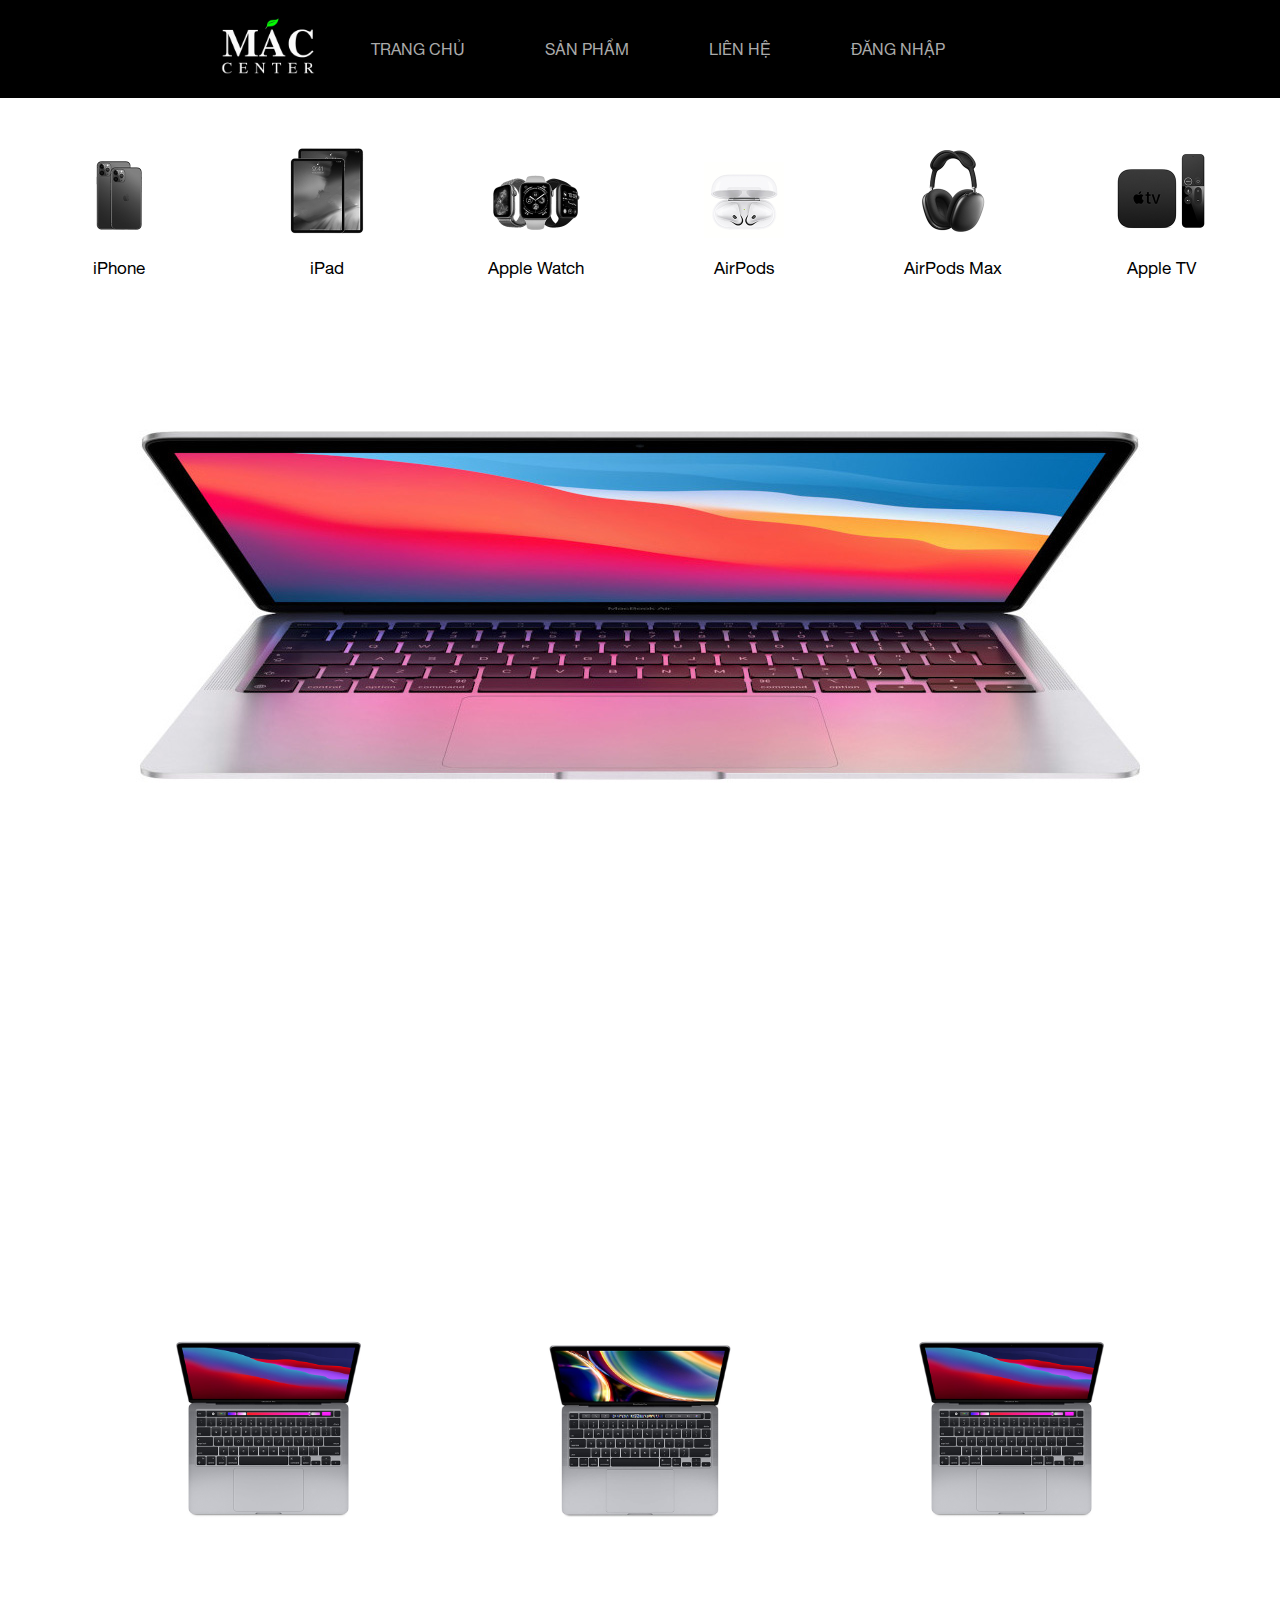
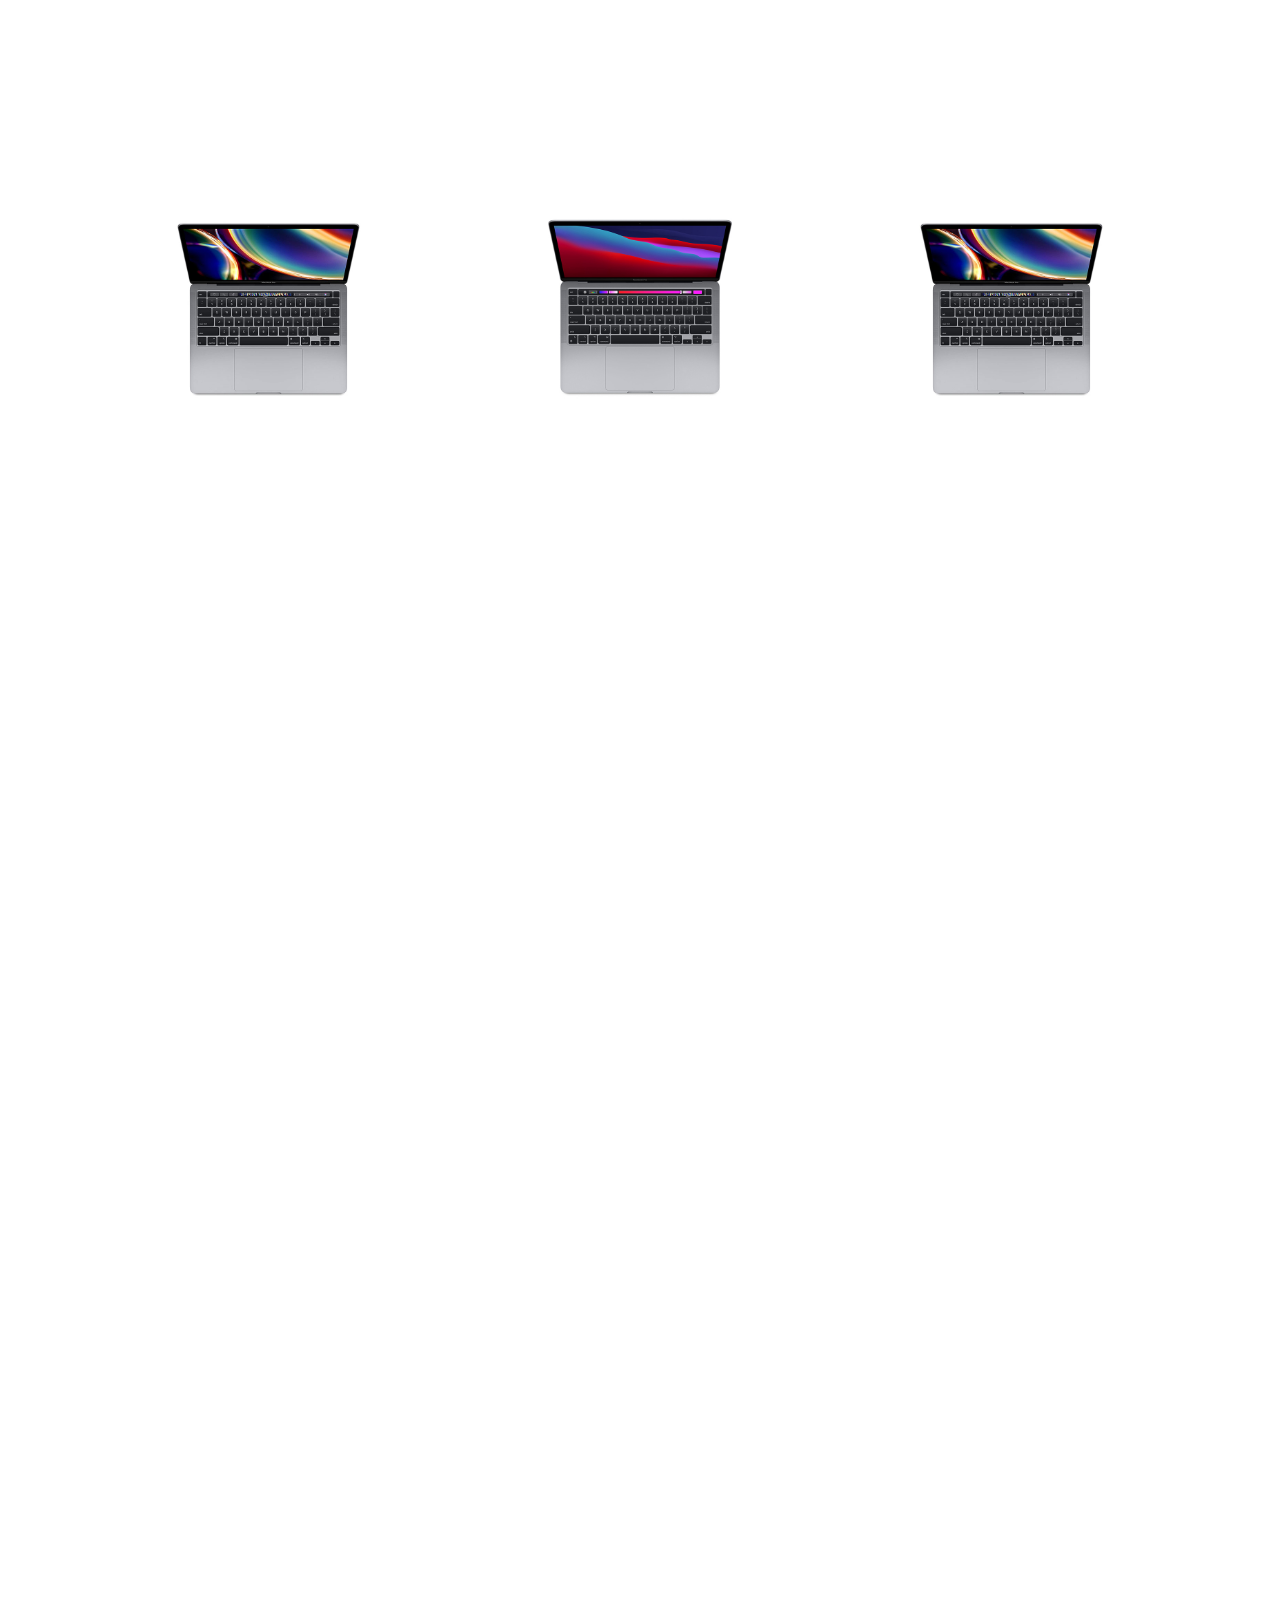
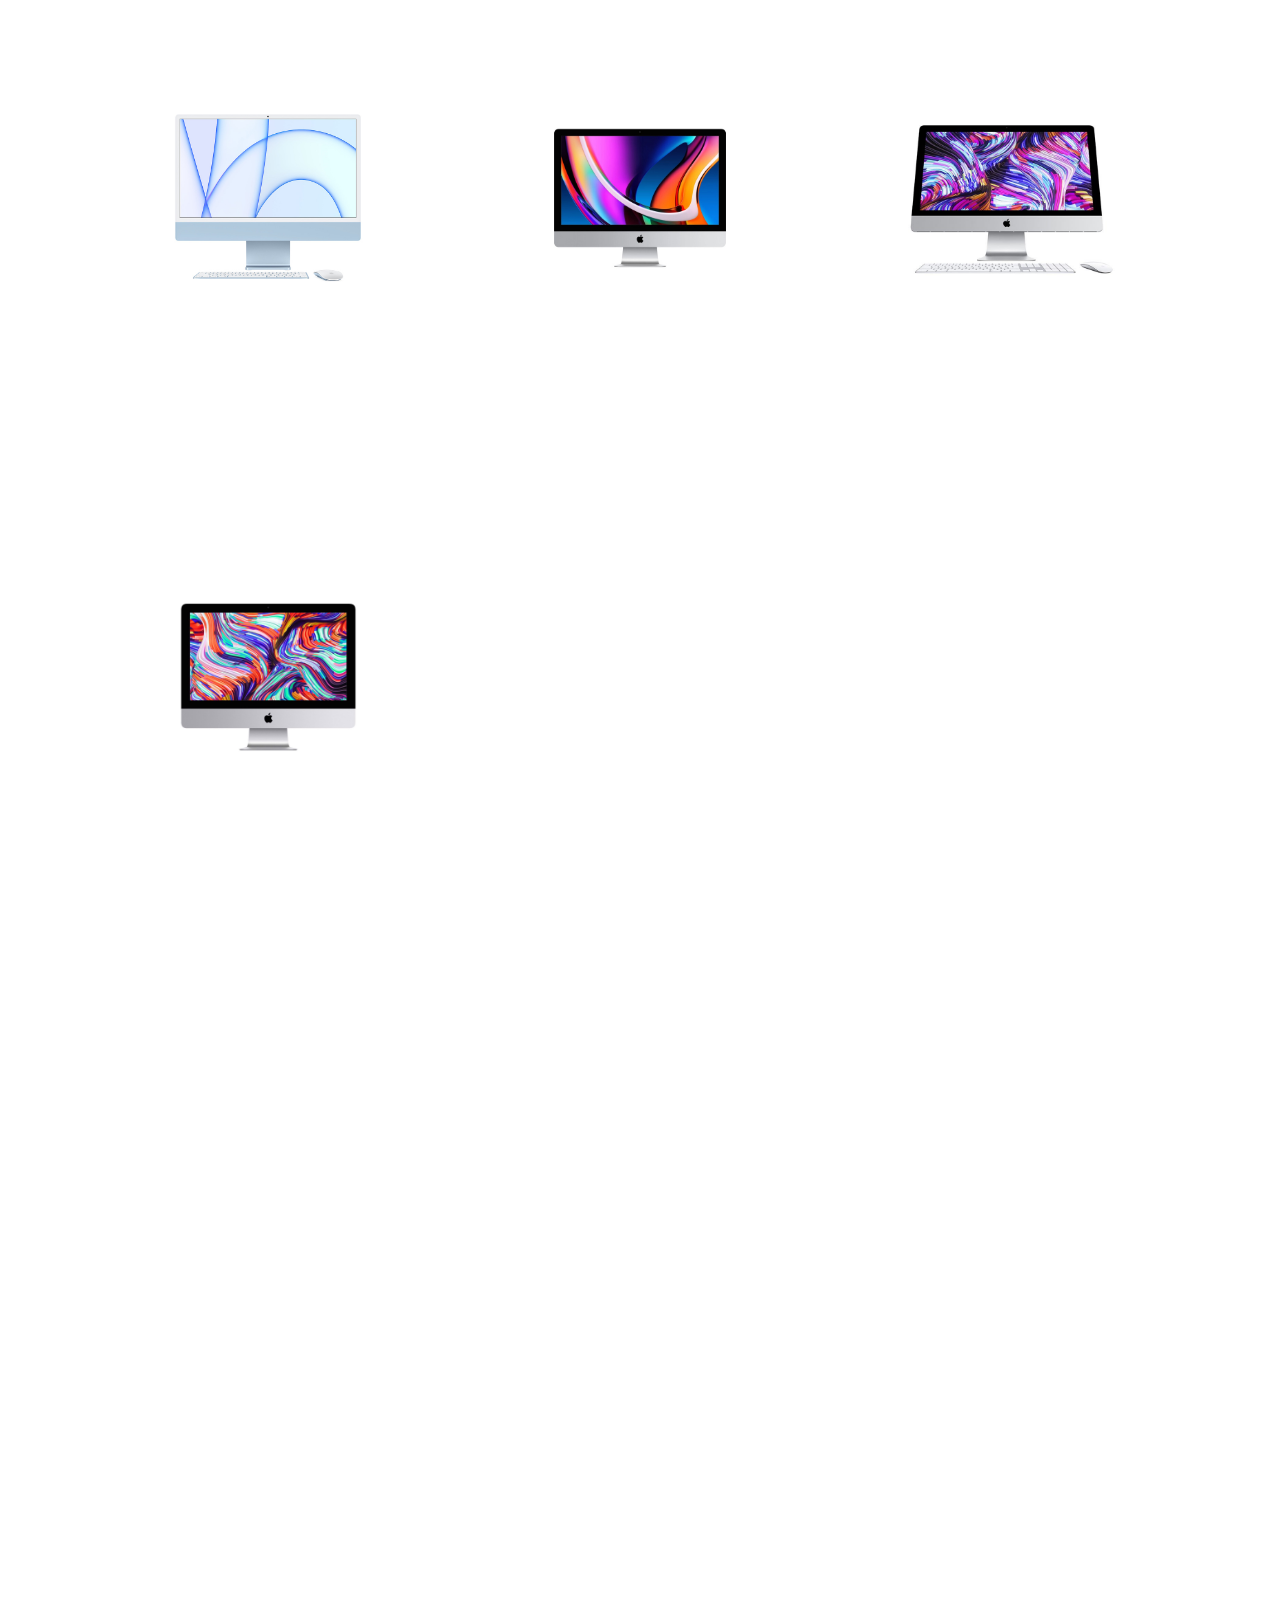
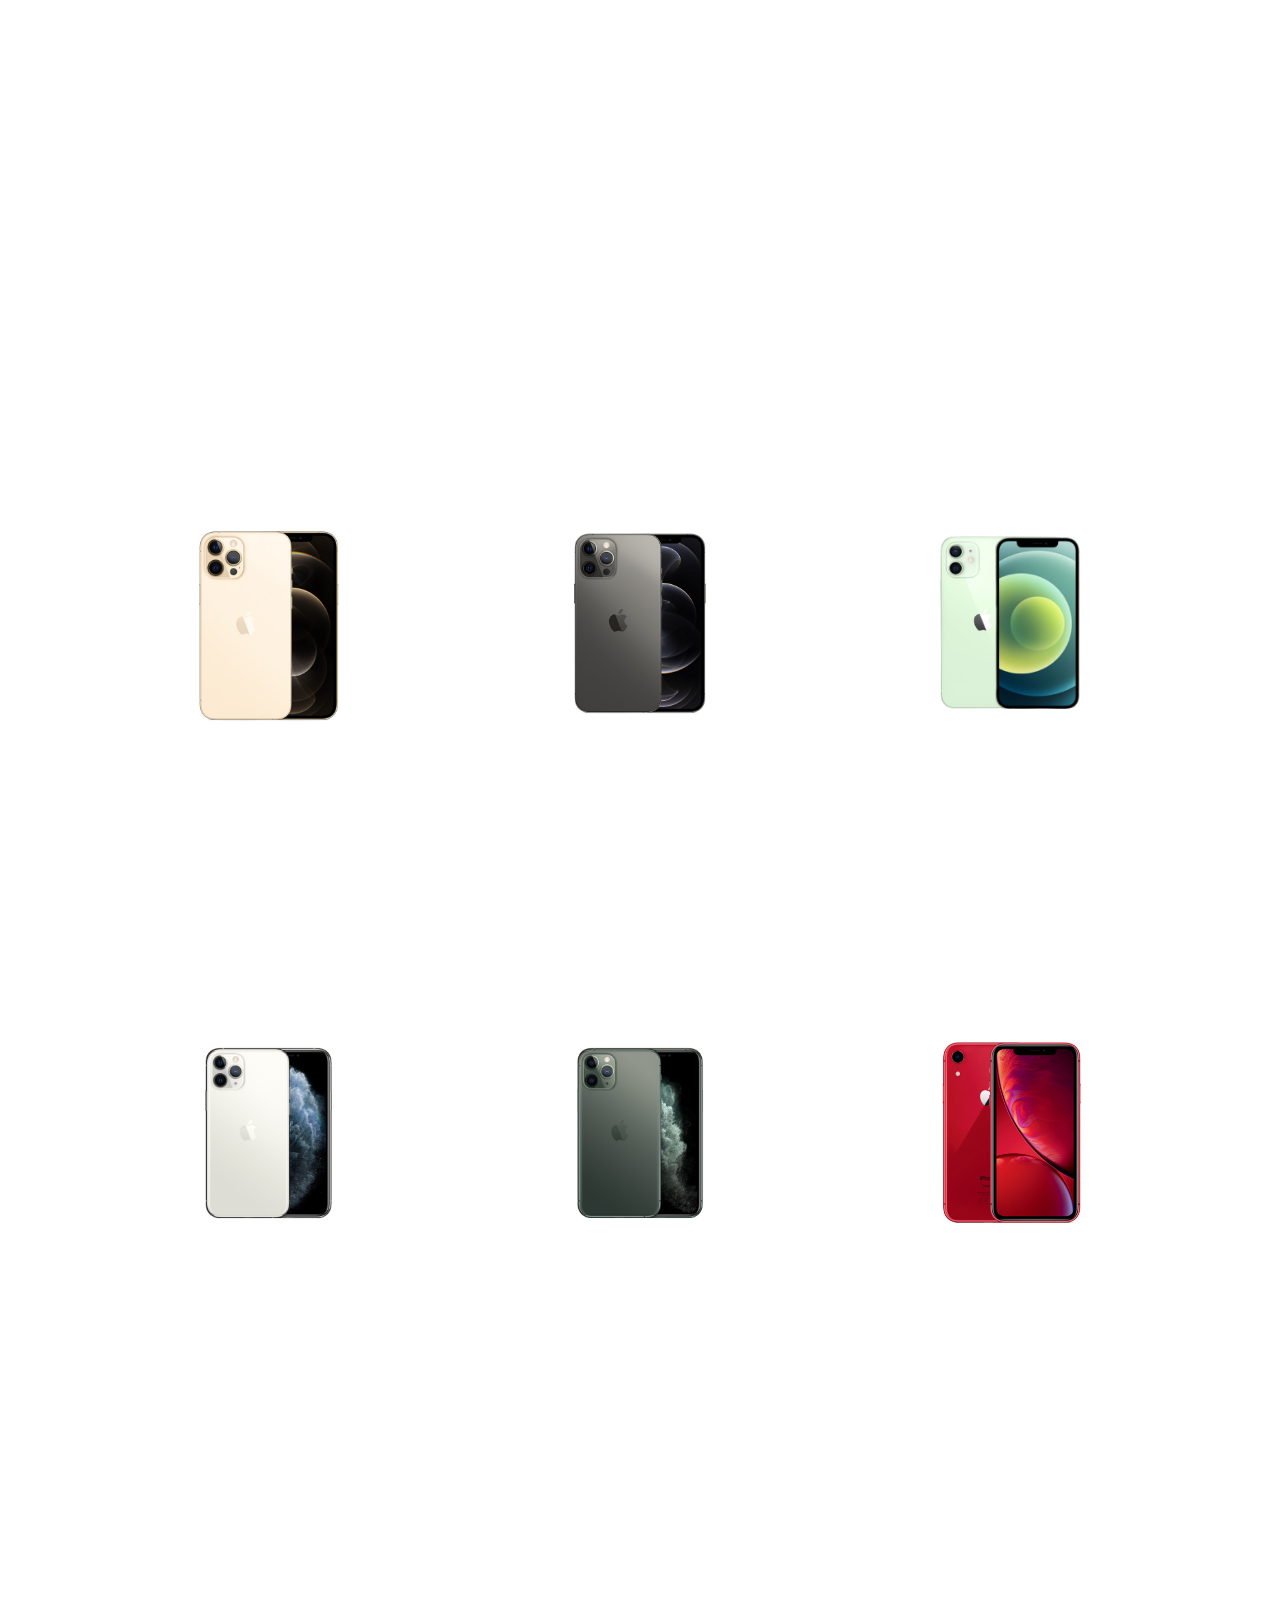
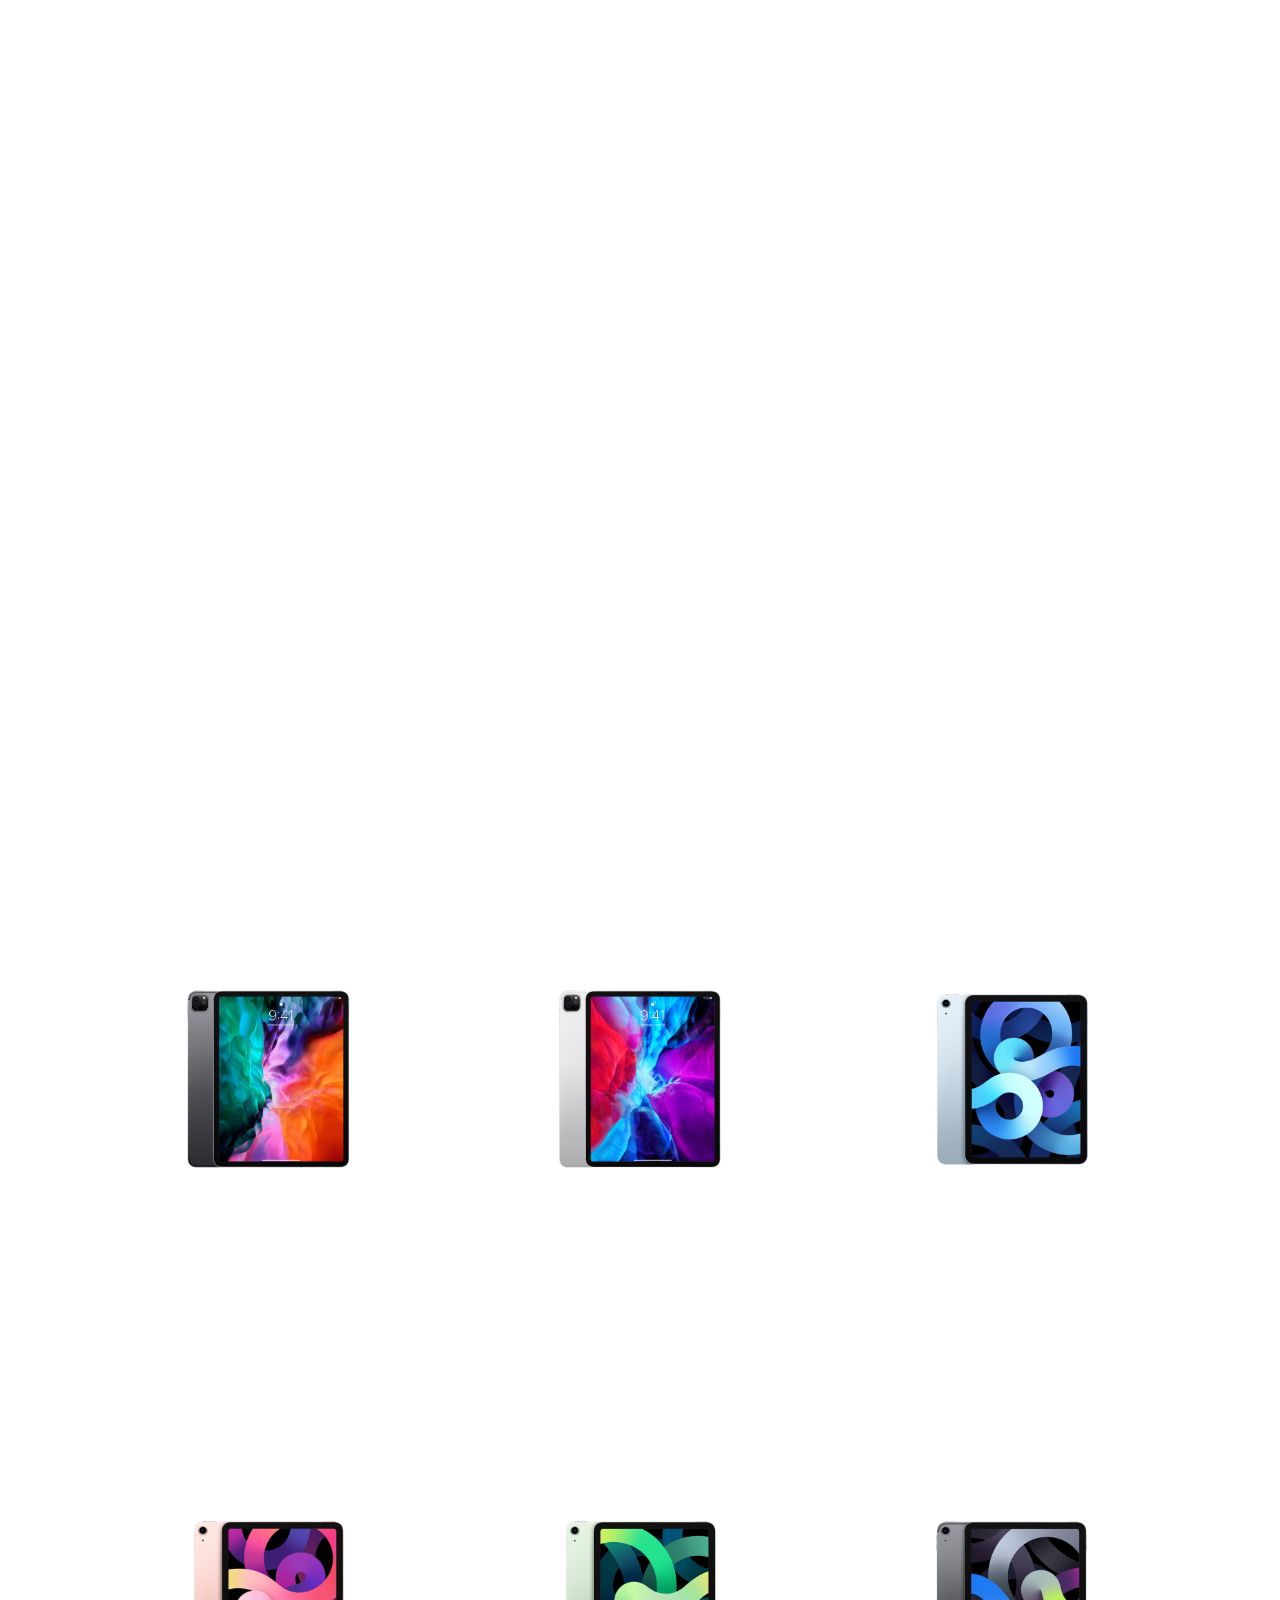
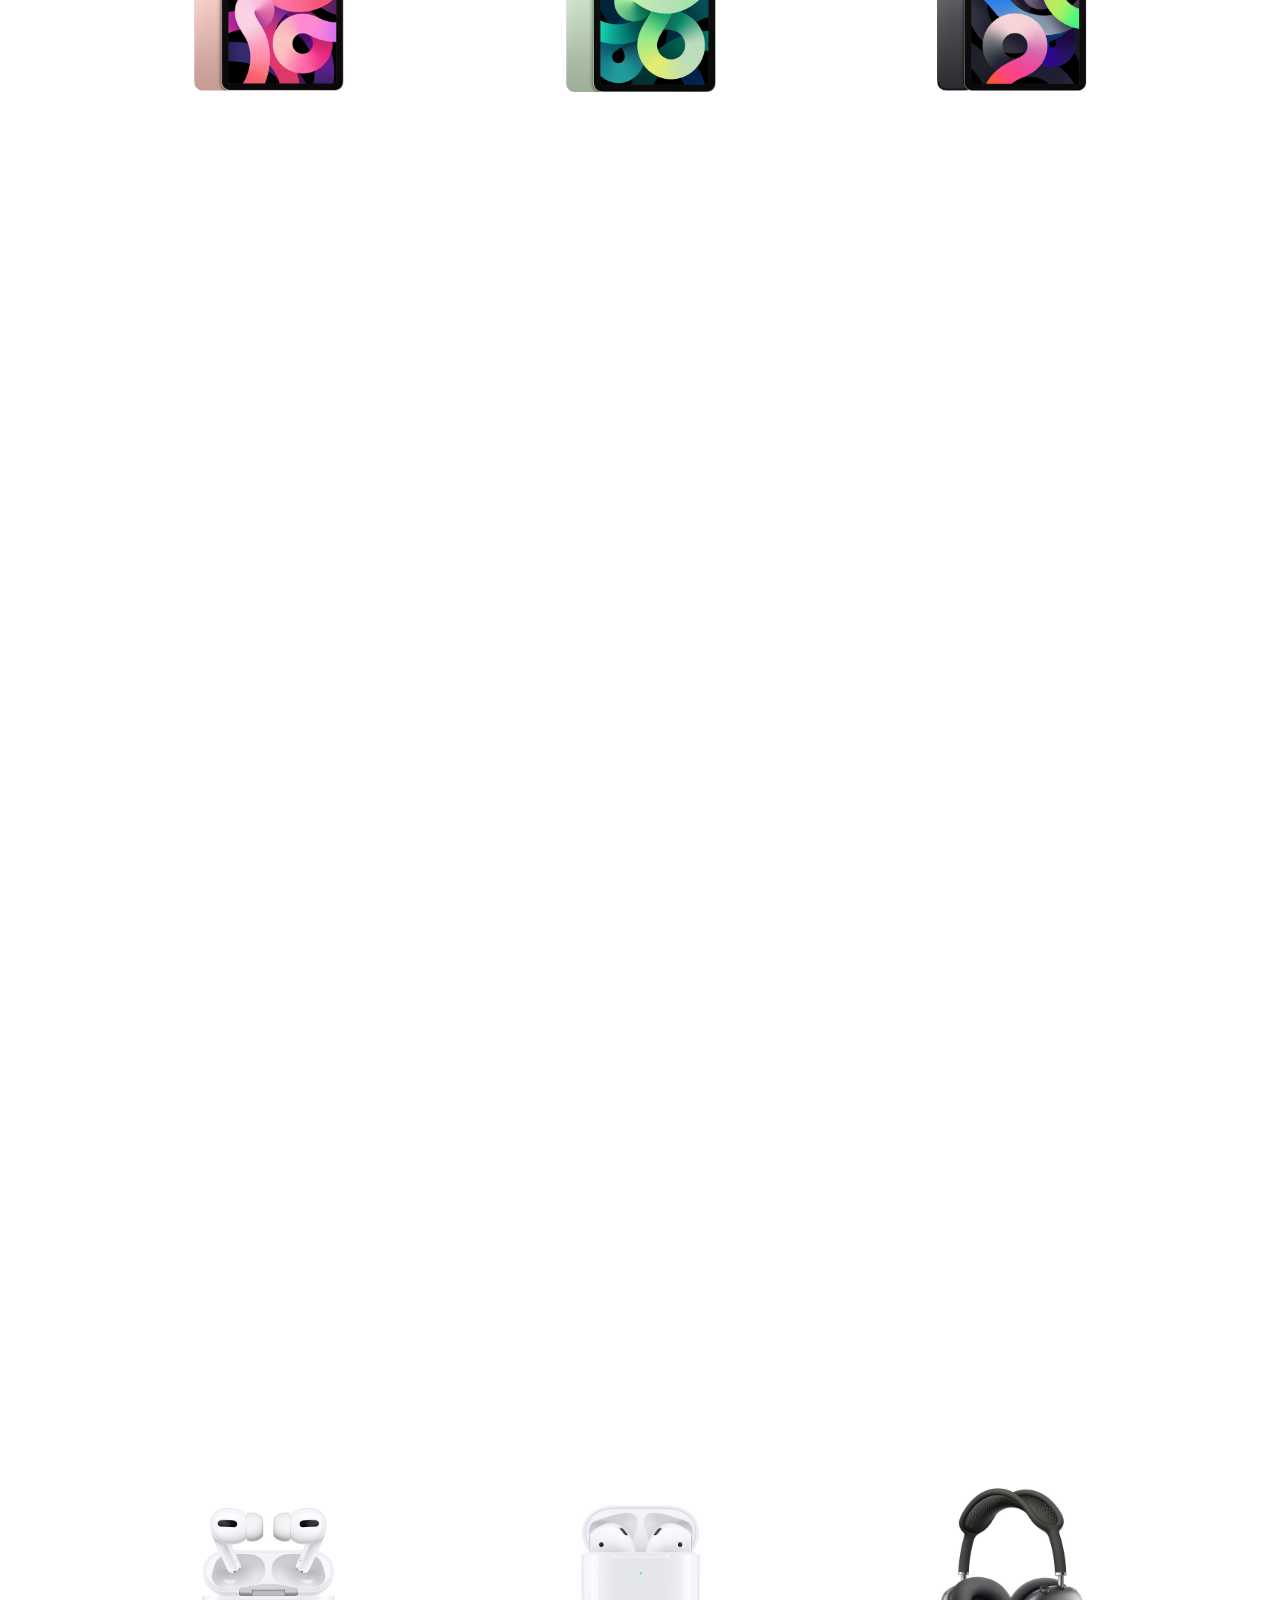
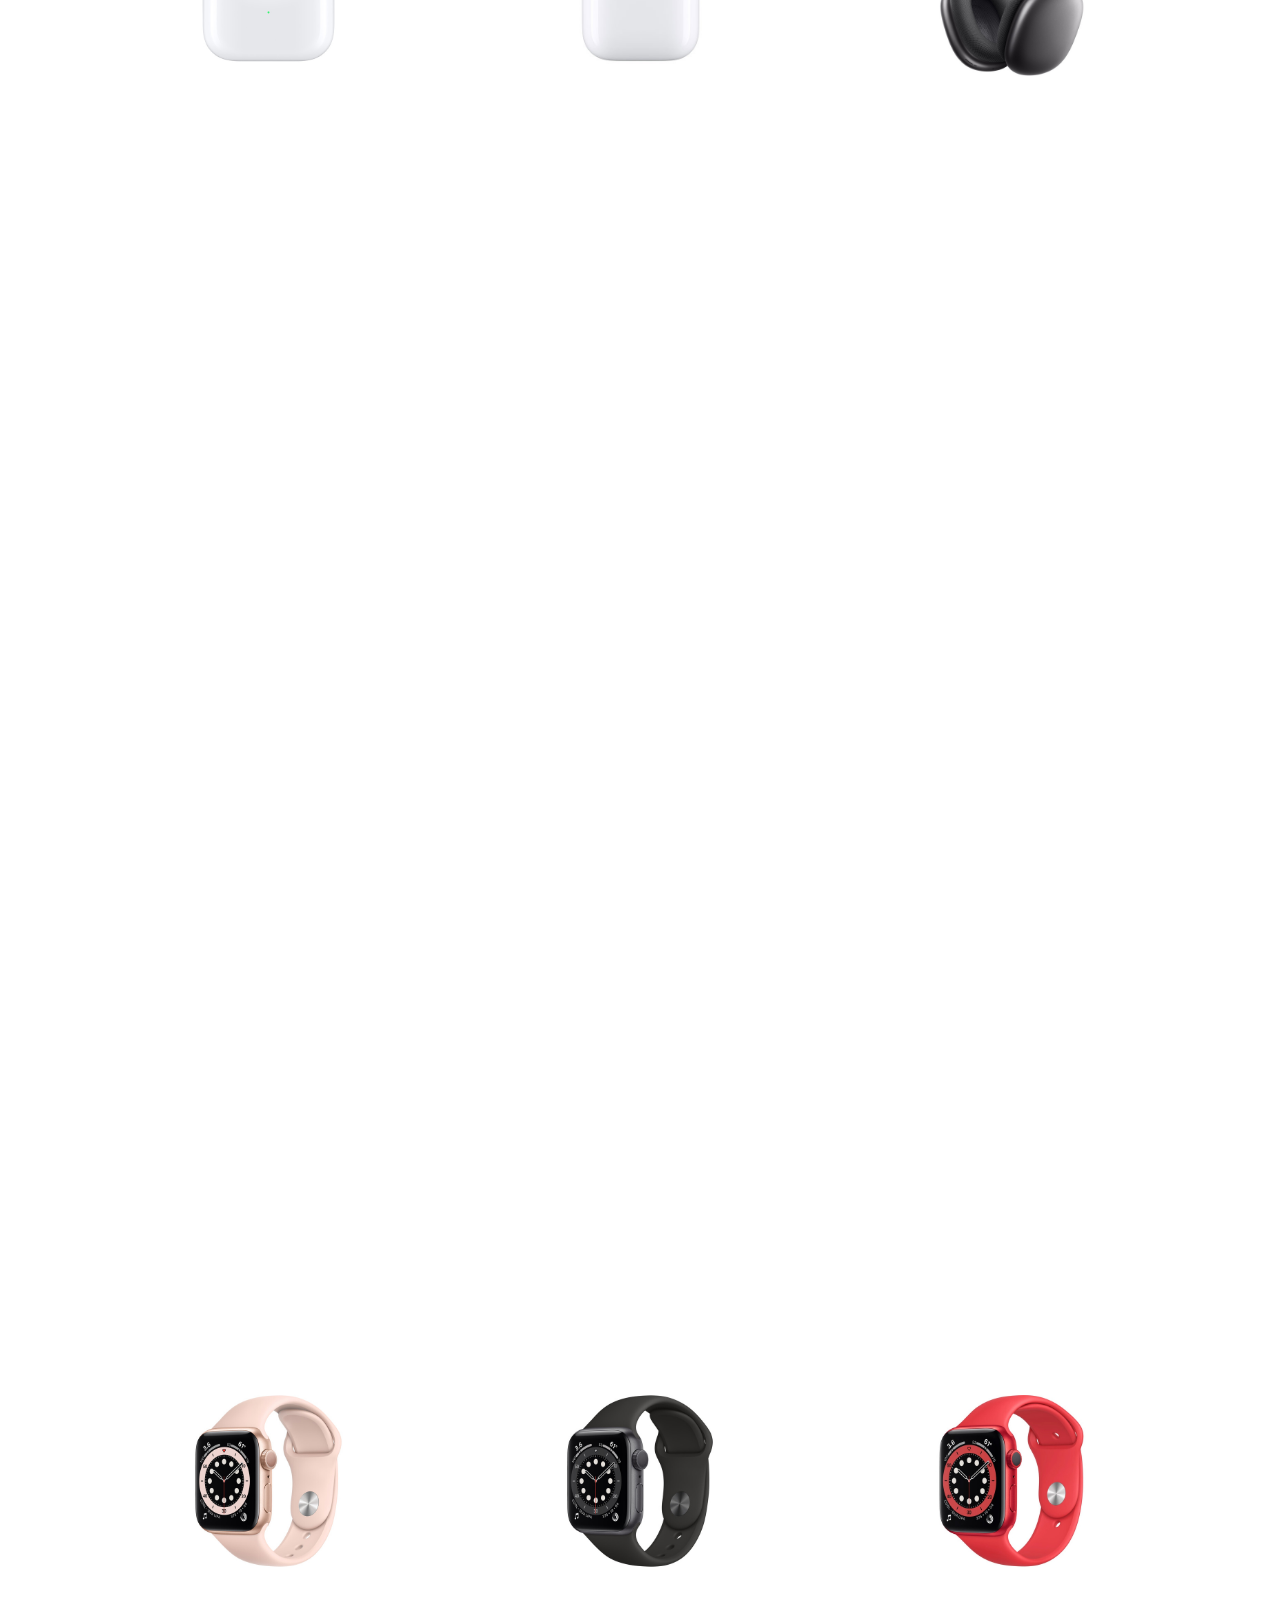
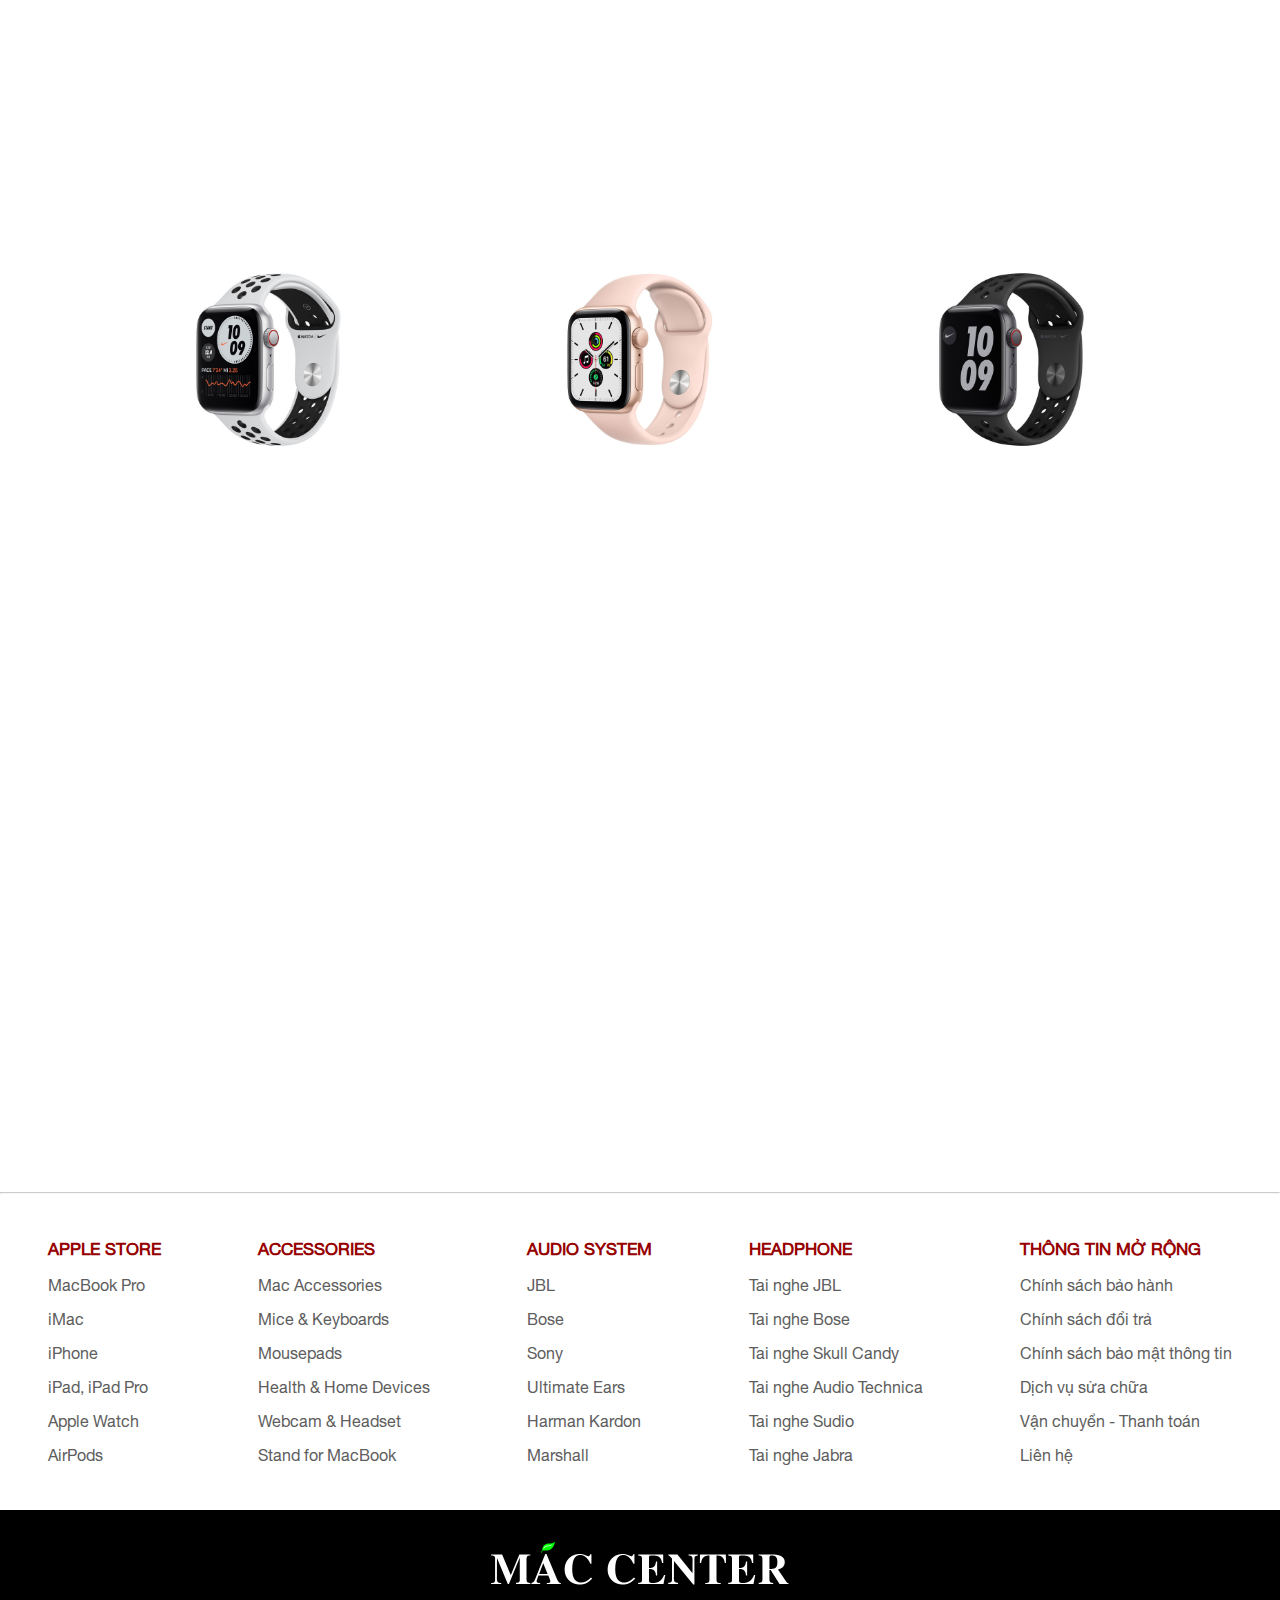
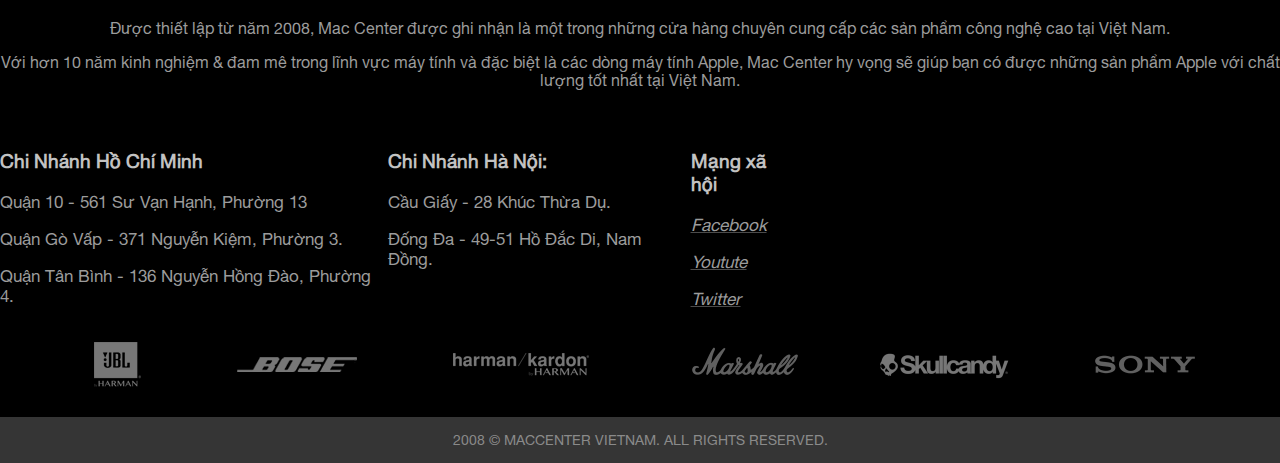
<file: btLon2.html>
<!DOCTYPE html>
<html>
    <head>
        <title>Mac Center</title>
        <link href="https://www.freepnglogos.com/uploads/apple-logo-png/image-apple-logo-trubetskoy-fisher-wiki-8.png" rel="shortcut icon">
        <link rel="stylesheet" type="text/css" href="btLon2.css"/> <!--liên kết file ccs-->
        <link rel="stylesheet" href="https://pro.fontawesome.com/releases/v5.10.0/css/all.css" integrity="sha384-AYmEC3Yw5cVb3ZcuHtOA93w35dYTsvhLPVnYs9eStHfGJvOvKxVfELGroGkvsg+p" crossorigin="anonymous"/>
        <link rel="stylesheet" href="https://cdnjs.cloudflare.com/ajax/libs/animate.css/4.1.1/animate.min.css"/>
        <meta name="viewport" content="width=device-width, initial-scale=1">
        <script src="btLon.js" crossorigin="anonymous"></script>
        <script src="java/jquery-3.6.0.min.js"></script>
        <script>
            $(document).ready(function(){
      
              $("#gototop").hide();
      
              $(window).scroll(function(){
                
                if($(this).scrollTop() >= 150)
                    $("#gototop").show("slow")
                else
                    $("#gototop").hide("slow")

              })

                

              $("#gototop").click(function(){
                  $("html, body").animate({
                      scrollTop: 0
                  }, 1000);
              })
      
            })
        </script>

        

        <script>
            $(document).ready(function(){
                $("#menu_sp").hide()

                $(window).scroll(function(){
                    if($(this).scrollTop() >= 20)
                        $("#menu_sp").show("slow").css({
                            "z-index" :999,
                            "position":"fixed",
                            "right" : 0,
                            "left":0,
                            "top" :0,
                        })
                    else
                        $("#menu_sp").hide("slow")
                })
                //truot trang web
                $("ul.tab li a").click(function(){
                var h = $(this).attr("href")

                    $("html,body").animate({
                        scrollTop: $(h).prop("offsetTop")
                    }, 1000)
                })
            })

            
        </script>

        <link rel="stylesheet" type="text/css" href="java/animate.css"/>
        <script src="java/wow.min.js"></script>

        <script type="text/javascript">
            new WOW().init();
        </script>
    </head>
    <body>
        <nav class="menuchinh">
            <div class="animate__animated animate__fadeInLeftBig">
                <div class="logo1">
                    <a href="index.html" id="logo"><img src="logo/logo.jpg"></a>
                </div>
            </div>
            <div class="animate__animated animate__fadeInDown">
                <div class="menu">
                    <ul class="menucha">
                        <li class="sub"><a href="index.html" target ="_blank" >TRANG CHỦ</a></li>
                        <li class="sub">
                            <a href="btLon2.html" target="_blank">SẢN PHẨM</a>   
                            <ul class="menu1 sub1">
                                <li><a href="btLon2.html">MACBOOK</a></li>
                                <li><a href="btLon2.html">IMAC</a></li>
                                <li><a href="btLon2.html">IPHONE</a> </li>
                                <li><a href="btLon2.html">IPAD</a> </li>
                                <li><a href="btLon2.html">AIRPODS</a> </li>
                                <li><a href="btLon2.html">APPLE WATCH</a> </li>
                            </ul>
                        </li>
                        <li class="sub">
                            <a href="btLon3.html" target="_blank" >LIÊN HỆ</a>
                            <ul class="menu1 sub1">
                                <li><a href="btLon3.html">HỖ TRỢ</a></li>
                                <li><a href="btLon6.html">THANH TOÁN</a></li>
                            </ul>
                        </li>
                        <li class="sub"><a href="btLon1.html" target ="_blank">ĐĂNG NHẬP</a></li>
                    </ul>
                </div>
            </div>
            
            <div class="animate__animated animate__fadeInRightBig">
                <div class="iconmenu">
                    <li><a href="btLon2.html"><i class="fas fa-search"></i></a></li>
                    <li><a href="btLon1.html"><i class="fas fa-user"></i></a></li>
                    <li><a href="btLon6.html"><i class="fas fa-shopping-cart"></i></a></li>
                </div>
            </div>

        </nav>

        
        <label for="nav_input-mobile" class="nav_bars">
            <i class="fas fa-bars"></i>
        </label>
        <input type="checkbox" name="" class="nav_input" id="nav_input-mobile">
        
        <label for="nav_input-mobile" class="overley"></label>

        <div class="nav_mobile">
            <label for="nav_input-mobile" class="nav_close">
                <i class="fas fa-times"></i>
            </label>
            
            <ul class="nav_mobile-list">
                <li>
                    <a class="nav_logo" href="index.html"><img src="logo/logo.jpg" width="110px" height="70px"></a>
                </li>

                <li>
                    <a href="index.html" class="nav_mobile-link">TRANG CHỦ</a>
                </li>

                <li>
                    <a href="btLon2.html" class="nav_mobile-link">SẢN PHẨM</a>
                </li>

                <li>
                    <a href="btLon3.html" class="nav_mobile-link">LIÊN HỆ</a>
                </li>

                <li>
                    <a href="btLon1.html" class="nav_mobile-link">ĐĂNG NHẬP</a>
                </li>
            </ul>
        </div>

        <div id="gototop">
            <a id="go" href="javascript:;" ><i class="fas fa-chevron-up"></i></a>
        </div>


        <div class="poster2">
            <div class="sp2">
                    <a href="btLon2.html" target="_blank"><img src="lienhe hotro/image1.jpg"/></a>
                    <p id="tensp1">iPhone</p>
            </div>
            <div class="sp2">
                    <a href="btLon2.html" target="_blank"><img src="lienhe hotro/image2.jpg"/></a>
                    <p id="tensp1">iPad</p>
            </div>
            <div class="sp2">
                    <a href="btLon2.html" target="_blank"><img src="lienhe hotro/image3.jpg"/></a>
                    <p id="tensp1">Apple Watch</p>
            </div>

            <div class="sp2">
                    <a href="btLon2.html" target="_blank"><img src="lienhe hotro/image4.jpg"/></a>
                    <p id="tensp1">AirPods</p>
            </div>

            <div class="sp2">
                    <a href="btLon2.html" target="_blank"><img src="lienhe hotro/image5.jpg"/></a>
                    <p id="tensp1">AirPods Max</p>
            </div>

            <div class="sp2">
                    <a href="btLon2.html" target="_blank"><img src="lienhe hotro/image6.jpg"/></a>
                    <p id="tensp1">Apple TV</p>
            </div>
        
        </div>


        <div id="menu_sp">
            <ul class="tab">
                <a href="index.html"><img id="img_tab" src="logo/logo apple.jpg"></a>
                <li><a href="#sanpham1">Macbook</a>
                <li><a href="#sanpham2">iMac</a></li>
                <li><a href="#sanpham3">iPhone</a></li>
                <li><a href="#sanpham4">iPad</a></li>
                <li><a href="#sanpham5">AirPods</a></li>
                <li><a href="#sanpham6">Watch</a></li>
                <li><a href="iphone13.html">iPhone 13</a></li>
            </ul>
        </div>

        <div class="tab-content">
            <div id="sanpham1">
                    <!--

                    macbook

                -->
                <div class="text-center">
                    <img class="wow animate__fadeInLeftBig" title="Mac-Center" src="sanpham1/macbook.jpg">
                </div>
                <div class="wow animate__fadeInUp">
                    <h3>MACBOOK</h3>
                    <p>
                        Hiện tại, MacBook Air 2020 với phiên bản chip Apple M1 đã sẵn sàng tại Mac Center.
                    </p>
                    <p>
                        Các bạn có thể ghé thăm để chọn lựa 1 trong 3 màu sắc ưa thích của mình tại Mac Center nhé!
                    </p>
                </div>

                <div class="sp">
                    <div class="sp1">
                        <a href="chitietsp1.html"><h4  class="wow animate__zoomIn" id="tensp" >MACBOOK PRO 16" 2021 CORE I9</h4></a>
                        <div class="sp_hover">
                            <a href="chitietsp1.html"><img src="sanpham1/image2.jpg"/></a>
                        </div>

                        <div class="wow animate__zoomIn">
                            <h3>69.990.000đ</h3>
                            <p style="color: gray;"> 
                                <abbg title="Màn hình"><i class="fas fa-desktop"></i> 16.0"&emsp;</abbg>
                                <abbg title="CPU"><i class="fas fa-microchip"></i> Core i9&emsp;</abbg>
                                <abbg title="RAM"><i class="fas fa-memory"></i> 16 GB&emsp;<br></abbg>
                                <!--<abbg title="Ổ cứng"><i class="fas fa-hdd"></i> SSD 1 TB&emsp;<br></abbg>
                                <abbg title="Card đồ họa"><i class="fas fa-vr-cardboard"></i> Radeon Pro 5500M 4GB&emsp;</abbg>
                                <abbg title="Trọng lượng"><i class="fas fa-weight-hanging"></i> 2.0</abbg>-->
                            </p>
                        </div>
                        <div class="new">New arrival</div>
                        <div class="add">
                            <p><i class="fal fa-cart-arrow-down"></i></p>
                        </div>
                    </div>





                    <div class="sp1">
                        <a href="chitietsp1.html"><h4 class="wow animate__zoomIn" id="tensp" >MACBOOK PRO 16" 2019 CORE I7</h4></a>
                        <div class="sp_hover">
                            <a href="chitietsp1.html"><img src="sanpham1/image3.jpg"/></a>
                        </div>
                        <div class="wow animate__zoomIn">
                            <h3>59.990.000đ</h3>
                            <p style="color: gray;"> 
                                <abbg title="Màn hình"><i class="fas fa-desktop"></i> 16.0"&emsp;</abbg>
                                <abbg title="CPU"><i class="fas fa-microchip"></i> Core i7&emsp;</abbg>
                                <abbg title="RAM"><i class="fas fa-memory"></i> 16 GB&emsp;<br></abbg>
                                <!--<abbg title="Ổ cứng"><i class="fas fa-hdd"></i> SSD 512 GB&emsp;<br></abbg>
                                <abbg title="Card đồ họa"><i class="fas fa-vr-cardboard"></i> Radeon Pro 5300M 4GB&emsp;</abbg>
                                <abbg title="Trọng lượng"><i class="fas fa-weight-hanging"></i> 2.0</abbg>-->
                            </p>
                        </div>
                        <div class="new">New arrival</div>
                        <div class="add">
                            <p><i class="fal fa-cart-arrow-down"></i></p>
                        </div>
                    </div>

                    <div class="sp1">
                        <a href="chitietsp1.html"><h4 class="wow animate__zoomIn" id="tensp" >MACBOOK AIR 13.3 INCH 2020</h4></a>
                        <div class="sp_hover">
                            <a href="chitietsp1.html"><img src="sanpham1/image4.jpg"/></a>
                        </div>
                        <div  class="wow animate__zoomIn">
                            <h3>22.990.000đ</h3>
                            <p style="color: gray;"> 
                                <abbg title="Màn hình"><i class="fas fa-desktop"></i> 13.3"&emsp;</abbg>
                                <abbg title="CPU"><i class="fas fa-microchip"></i> Apple M1&emsp;</abbg>
                                <abbg title="RAM"><i class="fas fa-memory"></i> 8 GB&emsp;<br></abbg>
                                <!--<abbg title="Ổ cứng"><i class="fas fa-hdd"></i> SSD 256 GB&emsp;<br></abbg>
                                <abbg title="Card đồ họa"><i class="fas fa-vr-cardboard"></i> Radeon Pro 5000M 4GB&emsp;</abbg>
                                <abbg title="Trọng lượng"><i class="fas fa-weight-hanging"></i> 1.6</abbg>-->
                            </p>
                        </div>
                        <div class="add">
                            <p><i class="fal fa-cart-arrow-down"></i></p>
                        </div>
                    </div>

                    <div class="sp1">
                        <a href="chitietsp1.html"><h4 class="wow animate__zoomIn" id="tensp" >MACBOOK AIR M1 2020 (GREY)</h4></a>
                        <div class="sp_hover">
                            <a href="chitietsp1.html"><img src="sanpham1/image5.jpg"/></a>
                        </div>
                        <div  class="wow animate__zoomIn">
                            <h3>34.990.000đ</h3>
                            <p style="color: gray;"> 
                                <abbg title="Màn hình"><i class="fas fa-desktop"></i> 14"&emsp;</abbg>
                                <abbg title="CPU"><i class="fas fa-microchip"></i> i9&emsp;</abbg>
                                <abbg title="RAM"><i class="fas fa-memory"></i> 16 GB&emsp;<br></abbg>
                                <!--<abbg title="Ổ cứng"><i class="fas fa-hdd"></i> SSD 1T GB&emsp;<br></abbg>
                                <abbg title="Card đồ họa"><i class="fas fa-vr-cardboard"></i> Radeon Pro 6000M 8GB&emsp;</abbg>
                                <abbg title="Trọng lượng"><i class="fas fa-weight-hanging"></i> 2.0</abbg>-->
                            </p>
                        </div>
                        <div class="add">
                            <p><i class="fal fa-cart-arrow-down"></i></p>
                        </div>
                    </div>

                    <div class="sp1">
                        <a href="chitietsp1.html"><h4 class="wow animate__zoomIn" id="tensp" >MACBOOK PRO 16 INCH I7 2020</h4></a>
                        <div class="sp_hover">
                            <a href="chitietsp1.html"><img src="sanpham1/image6.jpg"/></a>
                        </div>
                        <div class="wow animate__zoomIn">
                            <h3>28.990.000đ</h3>
                            <p style="color: gray;"> 
                                <abbg title="Màn hình"><i class="fas fa-desktop"></i> 13.3"&emsp;</abbg>
                                <abbg title="CPU"><i class="fas fa-microchip"></i> Apple M1&emsp;</abbg>
                                <abbg title="RAM"><i class="fas fa-memory"></i> 16 GB&emsp;<br></abbg>
                                <!--<abbg title="Ổ cứng"><i class="fas fa-hdd"></i> SSD 256 GB&emsp;<br></abbg>
                                <abbg title="Card đồ họa"><i class="fas fa-vr-cardboard"></i> Apple M1&emsp;</abbg>
                                <abbg title="Trọng lượng"><i class="fas fa-weight-hanging"></i> 1.5</abbg>-->
                            </p>
                        </div>
                        <div class="add">
                            <p><i class="fal fa-cart-arrow-down"></i></p>
                        </div>
                    </div>

                    <div class="sp1">
                        <a href="chitietsp1.html"><h4 class="wow animate__zoomIn" id="tensp" >MACBOOK AIR 13 INCH 2020 M1</h4></a>
                        <div class="sp_hover">
                            <a href="chitietsp1.html"><img src="sanpham1/image7.jpg"/></a>
                        </div>
                        <div class="wow animate__zoomIn">
                            <h3>33.990.000đ</h3>
                            <p style="color: gray;"> 
                                <abbg title="Màn hình"><i class="fas fa-desktop"></i> 14.3"&emsp;</abbg>
                                <abbg title="CPU"><i class="fas fa-microchip"></i> Apple M1&emsp;</abbg>
                                <abbg title="RAM"><i class="fas fa-memory"></i> 8 GB&emsp;<br></abbg>
                                <!--<abbg title="Ổ cứng"><i class="fas fa-hdd"></i> SSD 256 GB&emsp;<br></abbg>
                                <abbg title="Card đồ họa"><i class="fas fa-vr-cardboard"></i> Apple M1&emsp;</abbg>
                                <abbg title="Trọng lượng"><i class="fas fa-weight-hanging"></i> 2.5</abbg>-->
                            </p>
                        </div>
                        <div class="add">
                            <p><i class="fal fa-cart-arrow-down"></i></p>
                        </div>
                    </div>
                </div>  
            </div>
            
            
            <!--

                imac


            -->
            <div id="sanpham2">
                <div class="imac_sp">

                    <div class="img_imac">
                        <img class="wow animate__fadeInLeftBig" id="poster" title="Mac-Center" src="sanpham1/image_2.jpg"/>
                    </div>

                    <div class="wow animate__fadeInRightBig">
                        <div class="text_imac">
                            <h3>IMAC</h3>
                            <p>
                                Với màn hình Retina Display 5K cực kỳ sắc nét, iMac 2020 sẽ cho bạn một cái nhìn hoàn toàn mới về thế giới Computer All-in-One.
                            </p>
                            <p>
                                Hơn thế nữa, iMac 2020 được trang bị chip xử lý Intel thế hệ 10, Graphic Card Radeon Pro cao cấp cùng ổ cứng SSD cực nhanh... Thật tuyệt vời!
                            </p>
                            <div class="icon_imac">
                                <img src="sanpham1/image_3.png">
                                <img src="sanpham1/image_4.png">
                                <img src="sanpham1/image_5.png">
                            </div>
                        </div>
                    </div>

                </div>
                
                <div class="sp">
                    <div class="sp1">
                        <a href="chitietsp7.html"><h4 class="wow animate__zoomIn" id="tensp" >IMAC 24 2021 8GPU 256GB</h4></a>
                        <div class="sp_hover1">
                            <a href="chitietsp7.html"><img src="sanpham1/image9.jpg"/></a>
                        </div>

                        <div class="wow animate__zoomIn">
                            <h3>55.000.000đ</h3>
                            <p style="color: gray;"> 
                                <abbg title="Màn hình"><i class="fas fa-desktop"></i> 24 inch&emsp;</abbg>
                                <abbg title="CPU"><i class="fas fa-microchip"></i> Core i9&emsp;</abbg>
                                <abbg title="RAM"><i class="fas fa-memory"></i> 16 GB&emsp;<br></abbg>
                                <!--<abbg title="Ổ cứng"><i class="fas fa-hdd"></i> SSD 256 GB&emsp;<br></abbg>
                                <abbg title="Card đồ họa"><i class="fas fa-vr-cardboard"></i> GPU 8 nhân&emsp;</abbg>
                                <abbg title="Trọng lượng"><i class="fas fa-weight-hanging"></i> 4.6</abbg>-->
                            </p>
                        </div>
                        <div class="new">New arrival</div>
                        <div class="add">
                            <p><i class="fal fa-cart-arrow-down"></i></p>
                        </div>
                    </div>

                    <div class="sp1">
                        <a href="chitietsp7.html"><h4 class="wow animate__zoomIn" id="tensp" >IMAC 2020 CORE I5 512GB</h4></a>
                        <div class="sp_hover2">
                            <a href="chitietsp7.html"><img src="sanpham1/new1.jpg"/></a>
                        </div>
                        <div class="wow animate__zoomIn">
                            <h3>49.990.000đ</h3>
                            <p style="color: gray;"> 
                                <abbg title="Màn hình"><i class="fas fa-desktop"></i> 27 inch&emsp;</abbg>
                                <abbg title="CPU"><i class="fas fa-microchip"></i> Apple M1&emsp;</abbg>
                                <abbg title="RAM"><i class="fas fa-memory"></i> 8 GB&emsp;<br></abbg>
                                <!--<abbg title="Ổ cứng"><i class="fas fa-hdd"></i> SSD 128 GB&emsp;<br></abbg>
                                <abbg title="Card đồ họa"><i class="fas fa-vr-cardboard"></i> GPU 6 nhân&emsp;</abbg>
                                <abbg title="Trọng lượng"><i class="fas fa-weight-hanging"></i> 4.5</abbg>-->
                            </p>
                        </div>
                        <div class="add">
                            <p><i class="fal fa-cart-arrow-down"></i></p>
                        </div>
                    </div>

                    <div class="sp1">
                        <a href="chitietsp7.html"><h4 class="wow animate__zoomIn" id="tensp" >IMAC 4K 21.5 INCH CORE I3</h4></a>
                        <div class="sp_hover2">
                            <a href="chitietsp7.html"><img src="sanpham1/image10.jpg"/></a>
                        </div>
                        <div class="wow animate__zoomIn">
                            <h3>36.990.000đ</h3>
                            <p style="color: gray;"> 
                                <abbg title="Màn hình"><i class="fas fa-desktop"></i> 27 inch&emsp;</abbg>
                                <abbg title="CPU"><i class="fas fa-microchip"></i> Apple M1&emsp;</abbg>
                                <abbg title="RAM"><i class="fas fa-memory"></i> 8 GB&emsp;<br></abbg>
                                <!--<abbg title="Ổ cứng"><i class="fas fa-hdd"></i> SSD 128 GB&emsp;<br></abbg>
                                <abbg title="Card đồ họa"><i class="fas fa-vr-cardboard"></i> GPU 6 nhân&emsp;</abbg>
                                <abbg title="Trọng lượng"><i class="fas fa-weight-hanging"></i> 4.5</abbg>-->
                            </p>
                        </div>
                        <div class="add">
                            <p><i class="fal fa-cart-arrow-down"></i></p>
                        </div>
                    </div>

                    <div class="sp1">
                        <a href="chitietsp7.html"><h4 class="wow animate__zoomIn" id="tensp" >IMAC 21.5 2020 I5 2.3 256GB</h4></a>
                        <div class="sp_hover2">
                            <a href="chitietsp7.html"><img src="sanpham1/image11.png"/></a>
                        </div>
                        <div class="wow animate__zoomIn">
                            <h3>30.990.000đ</h3>
                            <p style="color: gray;"> 
                                <abbg title="Màn hình"><i class="fas fa-desktop"></i> 21.5 inch&emsp;</abbg>
                                <abbg title="CPU"><i class="fas fa-microchip"></i> Core i5&emsp;</abbg>
                                <abbg title="RAM"><i class="fas fa-memory"></i> 8 GB&emsp;<br></abbg>
                                <!--<abbg title="Ổ cứng"><i class="fas fa-hdd"></i> SSD 256 GB&emsp;<br></abbg>
                                <abbg title="Card đồ họa"><i class="fas fa-vr-cardboard"></i> GPU 6 nhân&emsp;</abbg>
                                <abbg title="Trọng lượng"><i class="fas fa-weight-hanging"></i> 5.44</abbg>-->
                            </p>
                        </div>
                        <div class="add">
                            <p><i class="fal fa-cart-arrow-down"></i></p>
                        </div>
                    </div>

                </div>
            </div>
            
            <div id="sanpham3">
                <div class="text-center">
                    <img  class="wow animate__fadeInLeftBig" id="poster" title="Mac-Center" src="sanpham2/anh1.jpg"/>
                </div>

                <div class="wow animate__fadeInUp">
                    <h3>IPHONE</h3>
                    <p>
                        Các phiên iPhone 12, iPhone 12 Pro đã sẵn sàng cùng bạn trải nghiệm tại Mac Center.
                    </p>
                    <p>
                        Vui lòng gọi số 033.633.4143 - 083.752.5517 để được tư vấn & giao hàng tận nơi.
                    </p>
                </div>
                
                <div class="sp">
                    <div class="sp1">
                        <a href="chitietsp11.html"><h4 class="wow animate__zoomIn" id="tensp" >IPHONE 12 PROMAX</h4></a>
                        <div class="sp_hover3">
                            <a href="chitietsp11.html"><img src="sanpham2/anh2.jpg"/></a>
                        </div>

                        <div class="wow animate__zoomIn">
                            <h3>34.490.000đ <small style="color: gray;"><del>36.990.000đ</del></small></h3>
                            <p style="color: gray;"> 
                                <abbg title="Màn hình"><i class="fas fa-mobile-alt"></i> 6.7"</abbg></abbr>&emsp;
                                <abbg title="Camera sau"><i class="fas fa-camera"></i> 12.0 MP + 12.0 MP&emsp;</abbg>
                            </p>
                        </div>
                        <div class="new">New arrival</div>
                        <div class="add">
                            <p><i class="fal fa-cart-arrow-down"></i></p>
                        </div>
                    </div>

                    <div class="sp1">
                        <a href="chitietsp11.html"><h4 class="wow animate__zoomIn" id="tensp" >IPHONE 12 PRO</h4></a>
                        <div class="sp_hover3">
                            <a href="chitietsp11.html"><img src="sanpham2/anh3.jpg"/></a>
                        </div>

                        <div class="wow animate__zoomIn">
                            <h3>27.990.000đ <small style="color: gray;"><del>29.990.000đ</del></small></h3>
                            <p style="color: gray;"> 
                                <abbg title="Màn hình"><i class="fas fa-mobile-alt"></i> 6.1"</abbg></abbr>&emsp;
                                <abbg title="Camera sau"><i class="fas fa-camera"></i> 12.0 MP + 12.0 MP&emsp;</abbg>
                            </p>
                        </div>
                        <div class="new">New arrival</div>

                        <div class="add">
                            <p><i class="fal fa-cart-arrow-down"></i></p>
                        </div>
                    </div>

                    <div class="sp1">
                        <a href="chitietsp11.html"><h4 class="wow animate__zoomIn" id="tensp" >IPHONE 12 MINI </h4></a>
                        <div class="sp_hover3">
                            <a href="chitietsp11.html"><img src="sanpham2/iphone 12 mini.jpg"/></a>
                        </div>

                        <div class="wow animate__zoomIn">
                            <h3>20.490.000đ</h3>
                            <p style="color: gray;"> 
                                <abbg title="Màn hình"><i class="fas fa-mobile-alt"></i> 6.1"</abbg></abbr>&emsp;
                                <abbg title="Camera sau"><i class="fas fa-camera"></i> 12.0 MP + 12.0 MP&emsp;</abbg>
                                <!--<abbg title="Camera Selfie"><i class="fas fa-portrait"></i> 12.0 MP&emsp;<br></abbg>
                                <abbg title="CPU"><i class="fas fa-microchip"></i> A14 Bionic&emsp;<br></abbg>
                                <abbg title="Bộ nhớ trong"><i class="fas fa-memory"></i> 64 GB</abbg>-->
                            </p>
                        </div>
                        <div class="new">New arrival</div>
                        <div class="add">
                            <p><i class="fal fa-cart-arrow-down"></i></p>
                        </div>
                        
                    </div>

                    <div class="sp1">
                        <a href="chitietsp11.html"><h4 class="wow animate__zoomIn" id="tensp" >IPHONE 11 PROMAX</h4></a>
                        <div class="sp_hover3">
                            <a href="chitietsp11.html"><img src="sanpham2/iphone 11prm.jpg"/></a>
                        </div>

                        <div class="wow animate__zoomIn">
                            <h3>20.390.000đ</h3>
                            <p style="color: gray;"> 
                                <abbg title="Màn hình"><i class="fas fa-mobile-alt"></i> 6.5"</abbg></abbr>&emsp;
                                <abbg title="Camera sau"><i class="fas fa-camera"></i> 12.0 MP + 12.0 MP&emsp;</abbg>
                                <abbg title="Camera Selfie"><i class="fas fa-portrait"></i> 12.0&emsp;<br></abbg>
                                <!--<abbg title="CPU"><i class="fas fa-microchip"></i> A13 Bionic&emsp;<br></abbg>
                                <abbg title="Bộ nhớ trong"><i class="fas fa-memory"></i> 64 GB</abbg>-->
                            </p>
                        </div>
                        
                        <div class="add">
                            <p><i class="fal fa-cart-arrow-down"></i></p>
                        </div>
                        
                    </div>

                    <div class="sp1">
                        <a href="chitietsp11.html"><h4 class="wow animate__zoomIn" id="tensp" >IPHONE 11 PRO </h4></a>
                        <div class="sp_hover3">
                            <a href="chitietsp11.html"><img src="sanpham2/iphone 11pro.jpg"/></a>
                        </div>

                        <div class="wow animate__zoomIn">
                            <h3>15.390.000đ</h3>
                            <p style="color: gray;"> 
                                <abbg title="Màn hình"><i class="fas fa-mobile-alt"></i> 5.8"</abbg></abbr>&emsp;
                                <abbg title="Camera sau"><i class="fas fa-camera"></i> 12.0 MP + 12.0 MP&emsp;</abbg>
                                <abbg title="Camera Selfie"><i class="fas fa-portrait"></i> 12.0&emsp;<br></abbg>
                                <!--<abbg title="CPU"><i class="fas fa-microchip"></i> A13 Bionic&emsp;<br></abbg>
                                <abbg title="Bộ nhớ trong"><i class="fas fa-memory"></i> 512 GB</abbg>-->
                            </p>
                        </div>
                        
                        <div class="add">
                            <p><i class="fal fa-cart-arrow-down"></i></p>
                        </div>
                        
                    </div>

                    <div class="sp1">
                        <a href="chitietsp11.html"><h4 class="wow animate__zoomIn" id="tensp" >IPHONE XR</h4></a>
                        <div class="sp_hover3">
                            <a href="chitietsp11.html"><img src="sanpham2/anh7.jpg"/></a>
                        </div>

                        <div class="wow animate__zoomIn">
                            <h3>9.490.000đ</h3>
                            <p style="color: gray;"> 
                                <abbg title="Màn hình"><i class="fas fa-mobile-alt"></i> 6.1"</abbg></abbr>&emsp;
                                <abbg title="Camera sau"><i class="fas fa-camera"></i> 12.0 MP&emsp;</abbg>
                                <abbg title="Camera Selfie"><i class="fas fa-portrait"></i> 7.0&emsp;<br></abbg>
                                <!--<abbg title="CPU"><i class="fas fa-microchip"></i> A12 Bionic&emsp;<br></abbg>
                                <abbg title="Bộ nhớ trong"><i class="fas fa-memory"></i> 64 GB</abbg>-->
                            </p>
                        </div>
                        <div class="add">
                            <p><i class="fal fa-cart-arrow-down"></i></p>
                        </div>
                    </div>

                </div>
            </div>

            <div id="sanpham4">
                <div class="text-center">
                    <img class="wow animate__fadeInRightBig" id="poster1" title="Mac-Center" src="sanpham2/anh8.jpg"/>
                </div>
    
                <div class="wow animate__fadeInUp">
                    <h3>IPAD</h3>
                    <p>
                        Với chip xử lý M1 cực mạnh, iPad Pro xứng đáng là chiếc máy tính bảng mạnh nhất trong thế giới Tablet hiện nay.
                    </p>
                    <p>
                        Nay, iPad Pro 2021 đã xuất hiện và sẵn sàng cùng bạn sở hữu ngay hôm nay tại Mac Center.
                    </p>
                </div>
                
                <div class="sp">
                    <div class="sp1">
                        <a href="chitietsp17.html"><h4 class="wow animate__zoomIn" id="tensp" >IPAD PRO 12.9 INCH <br>(2021)</h4></a>
                        <div class="sp_hover4">
                            <a href="chitietsp17.html"><img src="sanpham2/anh9.jpg"/></a>
                        </div>
    
                        <div class="wow animate__zoomIn">
                            <h3>38.490.000đ <small style="color: gray;"><del>40.990.000đ</del></small></h3>
                            <p style="color: gray;"> 
                                <abbg title="Màn hình"><i class="fas fa-mobile-alt"></i> 12.9"</abbg></abbr>&emsp;
                                <abbg title="Camera sau"><i class="fas fa-camera"></i> 12.0 MP + 10.0 MP&emsp;</abbg>
                                <abbg title="Camera Selfie"><i class="fas fa-portrait"></i> 12.0&emsp;<br></abbg>
                                <!--<abbg title="CPU"><i class="fas fa-microchip"></i> Apple M1 8 nhân&emsp;<br></abbg>
                                <abbg title="Bộ nhớ trong"><i class="fas fa-memory"></i> 256 GB</abbg>-->
                            </p>
                        </div>
                        <div class="new">New arrival</div>
                        <div class="add">
                            <p><i class="fal fa-cart-arrow-down"></i></p>
                        </div>
                    </div>
                    
                    <div class="sp1">
                        <a href="chitietsp17.html"><h4 class="wow animate__zoomIn" id="tensp" >IPAD 10.2 INCH <br>(2020)</h4></a>
                        <div class="sp_hover4">
                            <a href="chitietsp17.html"><img src="sanpham2/anh12.jpg"/></a>
                        </div>
    
                        <div class="wow animate__zoomIn">
                            <h3>33.990.000đ</h3>
                            <p style="color: gray;"> 
                                <abbg title="Màn hình"><i class="fas fa-mobile-alt"></i> 12.9"</abbg></abbr>&emsp;
                                <abbg title="Camera sau"><i class="fas fa-camera"></i> 12.0 MP + 10.0 MP&emsp;</abbg>
                                <abbg title="Camera Selfie"><i class="fas fa-portrait"></i> 12.0&emsp;<br></abbg>
                                <!--<abbg title="CPU"><i class="fas fa-microchip"></i> Apple M1 8 nhân&emsp;<br></abbg>
                                <abbg title="Bộ nhớ trong"><i class="fas fa-memory"></i> 256 GB</abbg>-->
                            </p>
                        </div>
                        <div class="add">
                            <p><i class="fal fa-cart-arrow-down"></i></p>
                        </div>
                        
                    </div>

                    <div class="sp1">
                        <a href="chitietsp17.html"><h4 class="wow animate__zoomIn" id="tensp" >IPAD AIR 10.9 INCH <br>(Sky Blue)</h4></a>
                        <div class="sp_hover4">
                            <a href="chitietsp17.html"><img src="sanpham2/ipad1.jpg"/></a>
                        </div>
    
                        <div class="wow animate__zoomIn">
                            <h3>22.790.000đ</h3>
                            <p style="color: gray;"> 
                                <abbg title="Màn hình"><i class="fas fa-mobile-alt"></i> 11"</abbg></abbr>&emsp;
                                <abbg title="Camera sau"><i class="fas fa-camera"></i> 12.0 MP + 10.0 MP&emsp;</abbg>
                                <abbg title="Camera Selfie"><i class="fas fa-portrait"></i> 12.0 MP&emsp;<br></abbg>
                                <!--<abbg title="CPU"><i class="fas fa-microchip"></i> Apple M1 8 nhân&emsp;<br></abbg>
                                <abbg title="Bộ nhớ trong"><i class="fas fa-memory"></i> 128 GB</abbg>-->
                            </p>
                        </div>
                        <div class="add">
                            <p><i class="fal fa-cart-arrow-down"></i></p>
                        </div>
                    </div>
    
                    <div class="sp1">
                        <a href="chitietsp17.html"><h4 class="wow animate__zoomIn" id="tensp" >IPAD AIR 10.9 INCH <br>(Rose)</h4></a>
                        <div class="sp_hover4">
                            <a href="chitietsp17.html"><img src="sanpham2/ipad 2.jpg"/></a>
                        </div>
    
                        <div class="wow animate__zoomIn">
                            <h3>16.790.000đ</h3>
                            <p style="color: gray;"> 
                                <abbg title="Màn hình"><i class="fas fa-mobile-alt"></i> 10.9"</abbg></abbr>&emsp;
                                <abbg title="Camera sau"><i class="fas fa-camera"></i> 12.0 MP&emsp;</abbg>
                                <abbg title="Camera Selfie"><i class="fas fa-portrait"></i> 7 MP&emsp;<br></abbg>
                                <!--<abbg title="CPU"><i class="fas fa-microchip"></i> Apple A14 Bionic 6 nhân&emsp;<br></abbg>
                                <abbg title="Bộ nhớ trong"><i class="fas fa-memory"></i> 64 GB</abbg>-->
                            </p>
                        </div>
                        <div class="add">
                            <p><i class="fal fa-cart-arrow-down"></i></p>
                        </div>
                    </div>

                    <div class="sp1">
                        <a href="chitietsp17.html"><h4 class="wow animate__zoomIn" id="tensp" >IPAD AIR 10.9 INCH <br>(Green)</h4></a>
                        <div class="sp_hover4">
                            <a href="chitietsp17.html"><img src="sanpham3/new3.jpg"/></a>
                        </div>
    
                        <div class="wow animate__zoomIn">
                            <h3>14.990.000đ</h3>
                            <p style="color: gray;"> 
                                <abbg title="Màn hình"><i class="fas fa-mobile-alt"></i> 10.9"</abbg></abbr>&emsp;
                                <abbg title="Camera sau"><i class="fas fa-camera"></i> 12.0 MP&emsp;</abbg>
                                <abbg title="Camera Selfie"><i class="fas fa-portrait"></i> 7 MP&emsp;<br></abbg>
                                <!--<abbg title="CPU"><i class="fas fa-microchip"></i> Apple A14 Bionic 6 nhân&emsp;<br></abbg>
                                <abbg title="Bộ nhớ trong"><i class="fas fa-memory"></i> 64 GB</abbg>-->
                            </p>
                        </div>
                        <div class="add">
                            <p><i class="fal fa-cart-arrow-down"></i></p>
                        </div>
                    </div>

                    <div class="sp1">
                        <a href="chitietsp17.html"><h4 class="wow animate__zoomIn" id="tensp" >IPAD AIR 10.9 INCH <br>(Gray)</h4></a>
                        <div class="sp_hover4">
                            <a href="chitietsp17.html"><img src="sanpham3/new4.jpg"/></a>
                        </div>
    
                        <div class="wow animate__zoomIn">
                            <h3>14.790.000đ</h3>
                            <p style="color: gray;"> 
                                <abbg title="Màn hình"><i class="fas fa-mobile-alt"></i> 10.9"</abbg></abbr>&emsp;
                                <abbg title="Camera sau"><i class="fas fa-camera"></i> 12.0 MP&emsp;</abbg>
                                <abbg title="Camera Selfie"><i class="fas fa-portrait"></i> 7 MP&emsp;<br></abbg>
                                <!--<abbg title="CPU"><i class="fas fa-microchip"></i> Apple A14 Bionic 6 nhân&emsp;<br></abbg>
                                <abbg title="Bộ nhớ trong"><i class="fas fa-memory"></i> 64 GB</abbg>-->
                            </p>
                        </div>

                        <div class="add">
                            <p><i class="fal fa-cart-arrow-down"></i></p>
                        </div>
                    </div>
    
                    
                </div>
            </div>

            <div id="sanpham5">
                <div class="text-center">
                    <img class="wow animate__fadeInLeftBig" id="poster" title="Mac-Center" src="sanpham3/image1.jpg"/>
                </div>
                <div class="wow animate__fadeInUp">
                    <h3>AIRPOD</h3>
                    <p>
                        Hiện tại, Mac Center đang sẵn sàng có 2 phiên bản cho bạn lựa chọn: AirPods 2 và AirPods Pro.
                    </p>
                    <p>
                        Với sự tương thích tuyệt vời cùng chất âm hoàn hảo từ Airpods, chắc chắn bạn sẽ yêu nó ngay khi có trên tay...
                    </p>
                </div>
                <div class="sp">
                    <div class="sp1">
                        <a href="chitietsp21.html"><h4 class="wow animate__zoomIn" id="tensp" >AIRPODS PRO</h4></a>
                        <div class="sp_hover5">
                            <a href="chitietsp21.html"><img src="sanpham3/image2.jpg"/></a>
                        </div>
    
                        <div class="wow animate__zoomIn">
                            <h3>4.390.000đ</h3>
                            <p style="color: gray;"> 
                                <abbg title="Cổng sạc"><i class="fas fa-charging-station"></i> Lightning</abbg></abbr>&emsp;
                                <abbg title="Bluetooth"><i class="fas fa-network-wired"></i> Bluetooth 5.0&emsp;</abbg>
                                
                            </p>
                        </div>
                        <div class="add">
                            <p><i class="fal fa-cart-arrow-down"></i></p>
                        </div>
                    </div>
    
                    <div class="sp1">
                        <a href="chitietsp21.html"><h4 class="wow animate__zoomIn" id="tensp" >AIRPODS 2</h4></a>
                        <div class="sp_hover6">
                            <a href="chitietsp21.html"><img src="sanpham3/airpod.jpg"/></a>
                        </div>
    
                        <div class="wow animate__zoomIn">
                            <h3>2.500.000đ</h3>
                            <p style="color: gray;"> 
                                <abbg title="Cổng sạc"><i class="fas fa-charging-station"></i> Lightning</abbg></abbr>&emsp;
                                <abbg title="Bluetooth"><i class="fas fa-network-wired"></i> Bluetooth 5.0&emsp;</abbg>
                                
                            </p>
                        </div>
                        <div class="add">
                            <p><i class="fal fa-cart-arrow-down"></i></p>
                        </div>
                    </div>
    
                    <div class="sp1">
                        <a href="chitietsp21.html"><h4 class="wow animate__zoomIn" id="tensp" >AIRPODS MAX</h4></a>
                        <div class="sp_hover7">
                            <a href="chitietsp21.html"><img src="sanpham3/image3.jpg"/></a>
                        </div>
    
                        <div class="wow animate__zoomIn">
                            <h3>13.990.000đ</h3>
                            <p style="color: gray;"> 
                                <abbg title="Cổng sạc"><i class="fas fa-charging-station"></i> Lightning</abbg></abbr>&emsp;
                                <abbg title="Bluetooth"><i class="fas fa-network-wired"></i> Bluetooth&emsp;</abbg>
                                
                            </p>
                        </div>
                        <div class="add">
                            <p><i class="fal fa-cart-arrow-down"></i></p>
                        </div>
                    </div>
                </div>
            </div>
            
            <div id="sanpham6">
                <div class="text-center">
                    <img class="wow animate__fadeInRightBig" id="poster" title="Mac-Center" src="sanpham1/apple watch.jpg"/>
                </div>
    
                <div class="wow animate__fadeInUp">
                    <h3>APPLE WATCH</h3>
                    <p>
                        Apple Watch Series 6 và SE hoàn toàn mới hiện tại đã có mặt tại Mac Center
                    </p>
                    <p>
                        Chip xử lý nhanh hơn cùng nhiều tính năng mạnh mẽ thú vị hơn đang sẵn sàng chờ bạn khám phá...
                    </p>
                </div>
                
                <div class="sp">
                    <div class="sp1">
                        <a href="chitietsp23.html"><h4 class="wow animate__zoomIn" id="tensp" >APPLE WATCH SERIES 6 GPS (Gold)</h4></a>
                        <div class="sp_hover8">
                            <a href="chitietsp23.html"><img src="sanpham3/anh2.jpg"/></a>
                        </div>
    
                        <div class="wow animate__zoomIn">
                            <h3>10.300.000đ</h3>
                            <p style="color: gray;"> 
                                <abbg title="Kích thước màn hình"><i class="fas fa-mobile"></i> 40mm</abbg></abbr>&emsp;
                                <abbg title="Chất liệu dây"><i class="fas fa-code-branch"></i> Cao su&emsp;</abbg>
                                <abbg title="CPU"><i class="fas fa-microchip"></i> S6&emsp;<br></abbg>
                                <!--<abbg title="Bộ nhớ trong"><i class="fas fa-memory"></i> 32 GB</abbg>-->
                            </p>
                        </div>
                        <div class="add">
                            <p><i class="fal fa-cart-arrow-down"></i></p>
                        </div>
                    </div>
    
                    <div class="sp1">
                        <a href="chitietsp23.html"><h4 class="wow animate__zoomIn" id="tensp" >APPLE WATCH SERIES 6 GPS (Gray)</h4></a>
                        <div class="sp_hover9">
                            <a href="chitietsp23.html"><img src="sanpham3/anh3.jpg"/></a>
                        </div>
    
                        <div class="wow animate__zoomIn">
                            <h3>9.000.000đ</h3>
                            <p style="color: gray;"> 
                                <abbg title="Kích thước màn hình"><i class="fas fa-mobile"></i> 40mm</abbg></abbr>&emsp;
                                <abbg title="Chất liệu dây"><i class="fas fa-code-branch"></i> Cao su&emsp;</abbg>
                                <abbg title="CPU"><i class="fas fa-microchip"></i> S5&emsp;<br></abbg>
                                <!--<abbg title="Bộ nhớ trong"><i class="fas fa-memory"></i> 32 GB</abbg>-->
                            </p>
                        </div>
                        <div class="add">
                            <p><i class="fal fa-cart-arrow-down"></i></p>
                        </div>
                    </div>
    
                    <div class="sp1">
                        <a href="chitietsp23.html"><h4 class="wow animate__zoomIn" id="tensp" >APPLE WATCH SERIES 6 GPS (Red)</h4></a>
                        <div class="sp_hover10">
                            <a href="chitietsp23.html"><img src="sanpham3/anh4.jpg"/></a>
                        </div>
    
                        <div class="wow animate__zoomIn">
                            <h3>9.490.000đ</h3>
                            <p style="color: gray;"> 
                                <abbg title="Kích thước màn hình"><i class="fas fa-mobile"></i> 40mm</abbg></abbr>&emsp;
                                <abbg title="Chất liệu dây"><i class="fas fa-code-branch"></i> Cao su&emsp;</abbg>
                                <abbg title="CPU"><i class="fas fa-microchip"></i> S5&emsp;<br></abbg>
                                <!--<abbg title="Bộ nhớ trong"><i class="fas fa-memory"></i> 32 GB</abbg>-->
                            </p>
                        </div>
                        <div class="add">
                            <p><i class="fal fa-cart-arrow-down"></i></p>
                        </div>
                    </div>

                    <div class="sp1">
                        <a href="chitietsp23.html"><h4 class="wow animate__zoomIn" id="tensp" >APPLE WATCH SERIES 5 (White)</h4></a>
                        <div class="sp_hover11">
                            <a href="chitietsp23.html"><img src="sanpham3/new1.jpg"/></a>
                        </div>
    
                        <div class="wow animate__zoomIn">
                            <h3>8.800.000đ</h3>
                            <p style="color: gray;"> 
                                <abbg title="Kích thước màn hình"><i class="fas fa-mobile"></i> 40mm</abbg></abbr>&emsp;
                                <abbg title="Chất liệu dây"><i class="fas fa-code-branch"></i> Cao su&emsp;</abbg>
                                <abbg title="CPU"><i class="fas fa-microchip"></i> S5&emsp;<br></abbg>
                                <!--<abbg title="Bộ nhớ trong"><i class="fas fa-memory"></i> 32 GB</abbg>-->
                            </p>
                        </div>
                        <div class="add">
                            <p><i class="fal fa-cart-arrow-down"></i></p>
                        </div>
                    </div>

                    <div class="sp1">
                        <a href="chitietsp23.html"><h4 class="wow animate__zoomIn" id="tensp" >APPLE WATCH NIKE SE (Gold)</h4></a>
                        <div class="sp_hover12">
                            <a href="chitietsp23.html"><img src="sanpham3/new2.jpg"/></a>
                        </div>
    
                        <div class="wow animate__zoomIn">
                            <h3>8.490.000đ</h3>
                            <p style="color: gray;"> 
                                <abbg title="Kích thước màn hình"><i class="fas fa-mobile"></i> 40mm</abbg></abbr>&emsp;
                                <abbg title="Chất liệu dây"><i class="fas fa-code-branch"></i> Cao su&emsp;</abbg>
                                <abbg title="CPU"><i class="fas fa-microchip"></i> S5&emsp;<br></abbg>
                                <!--<abbg title="Bộ nhớ trong"><i class="fas fa-memory"></i> 32 GB</abbg>-->
                            </p>
                        </div>
                        <div class="add">
                            <p><i class="fal fa-cart-arrow-down"></i></p>
                        </div>
                    </div>

                    <div class="sp1">
                        <a href="chitietsp23.html"><h4 class="wow animate__zoomIn" id="tensp" >APPLE WATCH NIKE SE (Black)</h4></a>
                        <div class="sp_hover13">
                            <a href="chitietsp23.html"><img src="sanpham3/hover1.jpg"/></a>
                        </div>
    
                        <div class="wow animate__zoomIn">
                            <h3>8.000.000đ</h3>
                            <p style="color: gray;"> 
                                <abbg title="Kích thước màn hình"><i class="fas fa-mobile"></i> 40mm</abbg></abbr>&emsp;
                                <abbg title="Chất liệu dây"><i class="fas fa-code-branch"></i> Cao su&emsp;</abbg>
                                <abbg title="CPU"><i class="fas fa-microchip"></i> S5&emsp;<br></abbg>
                                <!--<abbg title="Bộ nhớ trong"><i class="fas fa-memory"></i> 32 GB</abbg>-->
                            </p>
                        </div>
                        <div class="add">
                            <p><i class="fal fa-cart-arrow-down"></i></p>
                        </div>
                    </div>
                </div>
            </div>
        </div>
        
        <div class="wow animate__fadeInUp">   
        <div class="text-center1">
            <img src="lienhe hotro/image11.jpg"/>
            <img src="lienhe hotro/image12.jpg"/>
            <img src="lienhe hotro/image13.jpg"/>
            <img src="lienhe hotro/image14.jpg"/>
        </div>
        </div>

            
        <hr id="gachchan">
        <div class="note" >
            <div class="note1" >
                <p><b>APPLE STORE</b></p>
                <a href="btLon2.html"><p>MacBook Pro</p></a>
                <a href="btLon2.html"><p>iMac</p></a>
                <a href="btLon2.html"><p>iPhone</p></a>
                <a href="btLon2.html"><p>iPad, iPad Pro</p></a>
                <a href="btLon2.html"><p>Apple Watch</p></a>
                <a href="btLon2.html"><p>AirPods</p></a>
            </div>

            <div class="note1">
                <p><b>ACCESSORIES</b></p>
                <a href="btLon2.html"><p>Mac Accessories</p></a>
                <a href="btLon2.html"><p>Mice & Keyboards</p></a>
                <a href="btLon2.html"><p>Mousepads</p></a>
                <a href="btLon2.html"><p>Health & Home Devices</p></a>
                <a href="btLon2.html"><p>Webcam & Headset</p></a>
                <a href="btLon2.html"><p>Stand for MacBook</p></a>
            </div>

            <div class="note1">
                <p><b>AUDIO SYSTEM</b></p>
                <a href="btLon2.html"><p>JBL</p></a>
                <a href="btLon2.html"><p>Bose</p></a>
                <a href="btLon2.html"><p>Sony</p></a>
                <a href="btLon2.html"><p>Ultimate Ears</p></a>
                <a href="btLon2.html" ><p>Harman Kardon</p></a>
                <a href="btLon2.html"><p>Marshall</p></a>
            </div>

            
            <div class="note1">
                <p><b>HEADPHONE</b></p>
                <a href="btLon2.html"><p>Tai nghe JBL</p></a>
                <a href="btLon2.html"><p>Tai nghe Bose</p></a>
                <a href="btLon2.html"><p>Tai nghe Skull Candy</p></a>
                <a href="btLon2.html"><p>Tai nghe Audio Technica</p></a>
                <a href="btLon2.html" ><p>Tai nghe Sudio</p></a>
                <a href="btLon2.html"><p>Tai nghe Jabra</p></a>
            </div>


            <div class="note1">
                <p><b>THÔNG TIN MỞ RỘNG</b></p>
                <a href="btLon3.html"><p>Chính sách bảo hành</p></a>
                <a href="btLon3.html"><p>Chính sách đổi trả</p></a>
                <a href="btLon3.html"><p>Chính sách bảo mật thông tin</p></a>
                <a href="btLon3.html"><p>Dịch vụ sửa chữa</p></a>
                <a href="btLon3.html"><p>Vận chuyển - Thanh toán</p></a>
                <a href="btLon3.html"><p>Liên hệ</p></a>
            </div>
        </div>



        <div class="gioithieu">
            <div class=logogt1>
                <div class="logogt">
                    <img src="logo/logo_gioithieu.png" />
                </div>
                <div class="textgt">
                    <p>Được thiết lập từ năm 2008, Mac Center được ghi nhận là một trong những cửa hàng chuyên cung cấp các sản phẩm công nghệ cao tại Việt Nam.</p>
                    <p>Với hơn 10 năm kinh nghiệm & đam mê trong lĩnh vực máy tính và đặc biệt là các dòng máy tính Apple, Mac Center hy vọng sẽ giúp bạn có được những sản phẩm Apple với chất lượng tốt nhất tại Việt Nam.</p>
                </div>
            </div>
            
               
            <div class="hotro" >
                <ul class="hotro1">
                    <li>
                        <h3><i class="fas fa-map-marker-alt"></i> Chi Nhánh Hồ Chí Minh</h3>
                        <p>Quận 10 - 561 Sư Vạn Hạnh, Phường 13<br></p>
                        <p>Quận Gò Vấp - 371 Nguyễn Kiệm, Phường 3.<br></p>
                        <p>Quận Tân Bình - 136 Nguyễn Hồng Đào, Phường 4.<br></p>
                    </li>
                    
                    <li>
                        <h3><i class="fas fa-map-marker-alt"></i> Chi Nhánh Hà Nội:</h3>
                        <p>Cầu Giấy - 28 Khúc Thừa Dụ.<br></p>
                        <p>Đống Đa - 49-51 Hồ Đắc Di, Nam Đồng.<br></p>
                    </li>
                    <li>
                        <h3> Mạng xã hội</h3>
                        <p><a href="https://www.facebook.com/apple/" target ="_blank" style="color:rgb(75, 75, 75);"><i class="fab fa-facebook"> Facebook </i><br></a></p>
                        <p><a href="https://www.youtube.com/user/Apple" target ="_blank" style="color:rgb(75, 75, 75);"><i class="fab fa-youtube"> Youtute </i><br></a></p>
                        <p><a href="https://twitter.com/apple" target ="_blank" style="color:rgb(75, 75, 75);"><i class="fab fa-twitter-square"> Twitter </i><br></a></p>
                    </li>
                    <li>
                        <iframe src="https://www.google.com/maps/embed?pb=!1m18!1m12!1m3!1d3918.9356596756434!2d106.67562481481599!3d10.816235861415189!2m3!1f0!2f0!3f0!3m2!1i1024!2i768!4f13.1!3m3!1m2!1s0x317528e19559e523%3A0x8e4133bdb1373cc9!2zMzcxIE5ndXnhu4VuIEtp4buHbSwgUGjGsOG7nW5nIDMsIEfDsiBW4bqlcCwgVGjDoG5oIHBo4buRIEjhu5MgQ2jDrSBNaW5oLCBWaeG7h3QgTmFt!5e0!3m2!1svi!2s!4v1628511888924!5m2!1svi!2s" width="484" height="180" style="border:0;" allowfullscreen="" loading="lazy"></iframe>
                    </li>
                </ul>

                <div class="icongt">
                    <div class="i1"><img src="logo/logo_gt1.png"/></div>
                    <div class="i1"><img src="logo/logo_gt2.png"/></div>
                    <div class="i1"><img src="logo/logo_gt3.png"/></div>
                    <div class="i2"><img src="logo/logo_gt4.png"/></div>
                    <div class="i2"><img src="logo/logo_gt5.png"/></div>
                    <div class="i2"><img src="logo/logo_gt6.png"/></div>
                </div>
            </div>
        </div>

        <div class="last">
            <p>2008 © MACCENTER VIETNAM. ALL RIGHTS RESERVED.</p>
        </div>

        
    </body>
</html>
</file>
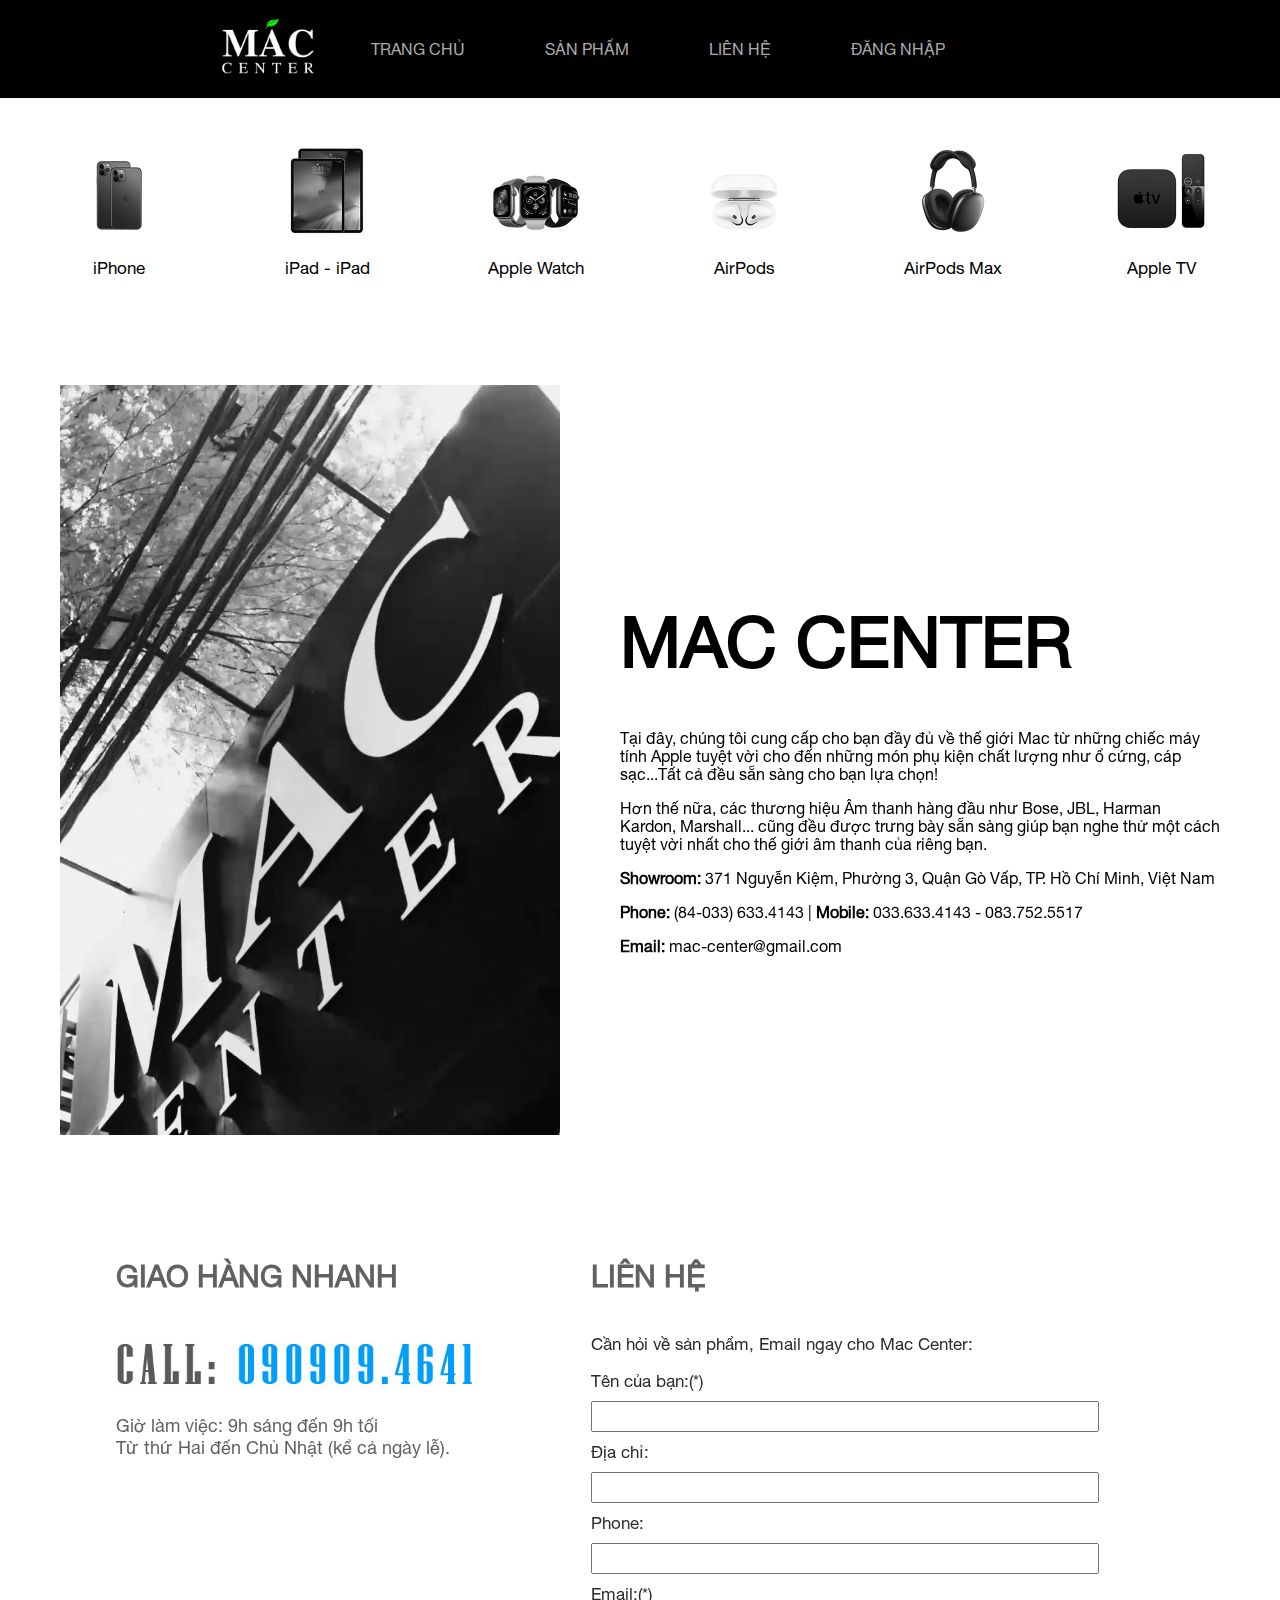
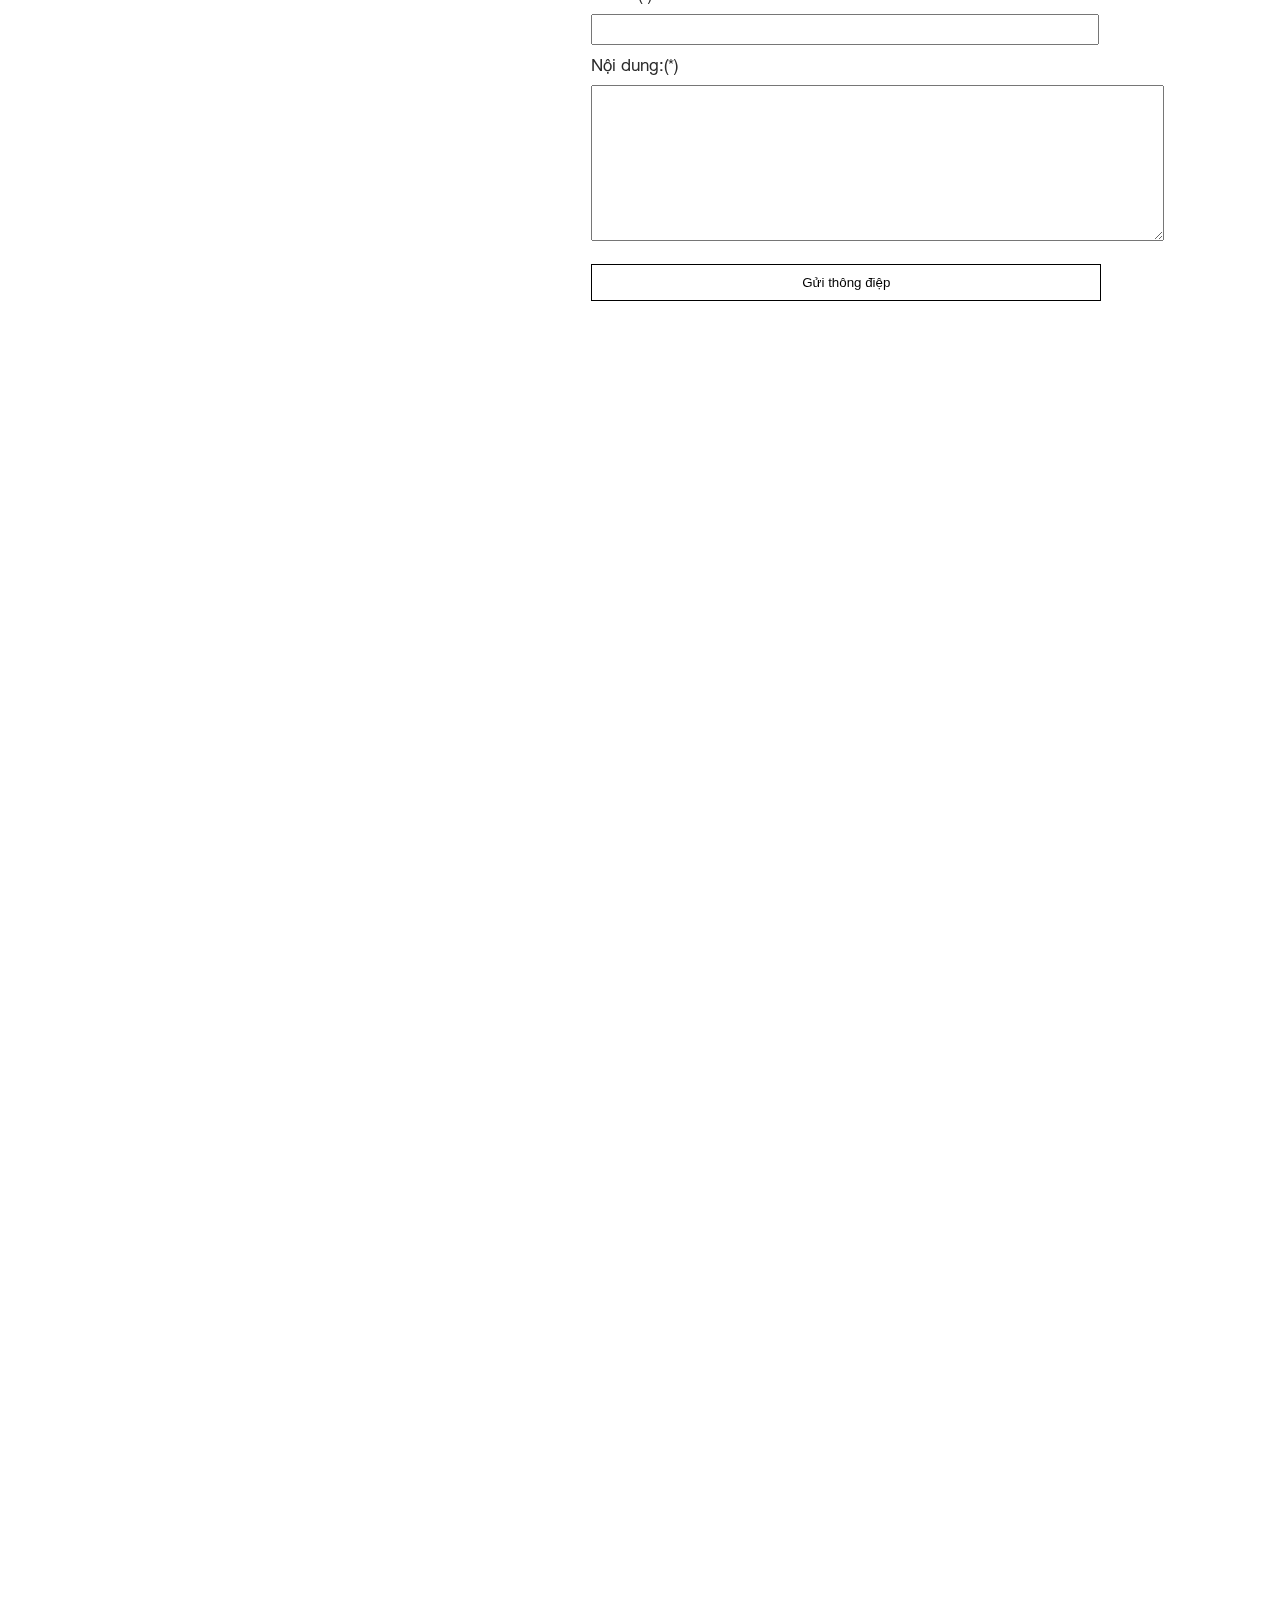
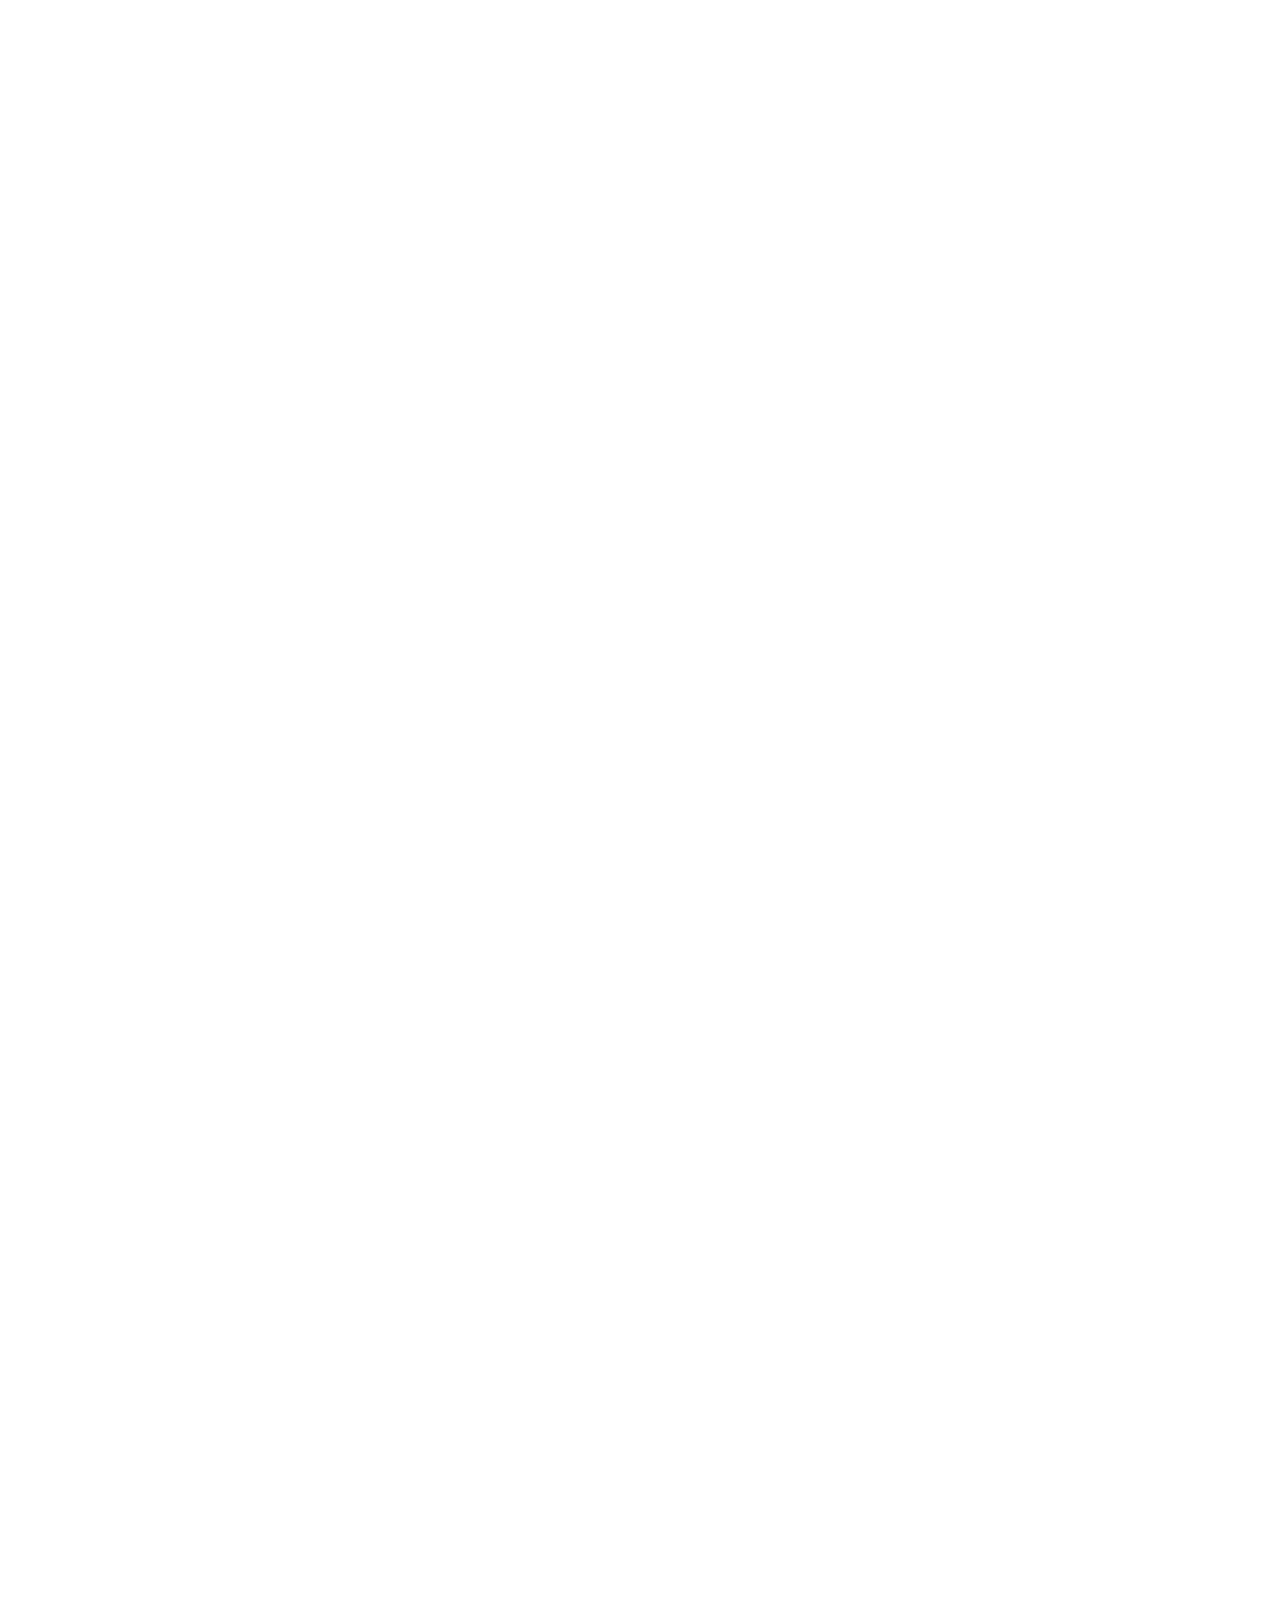
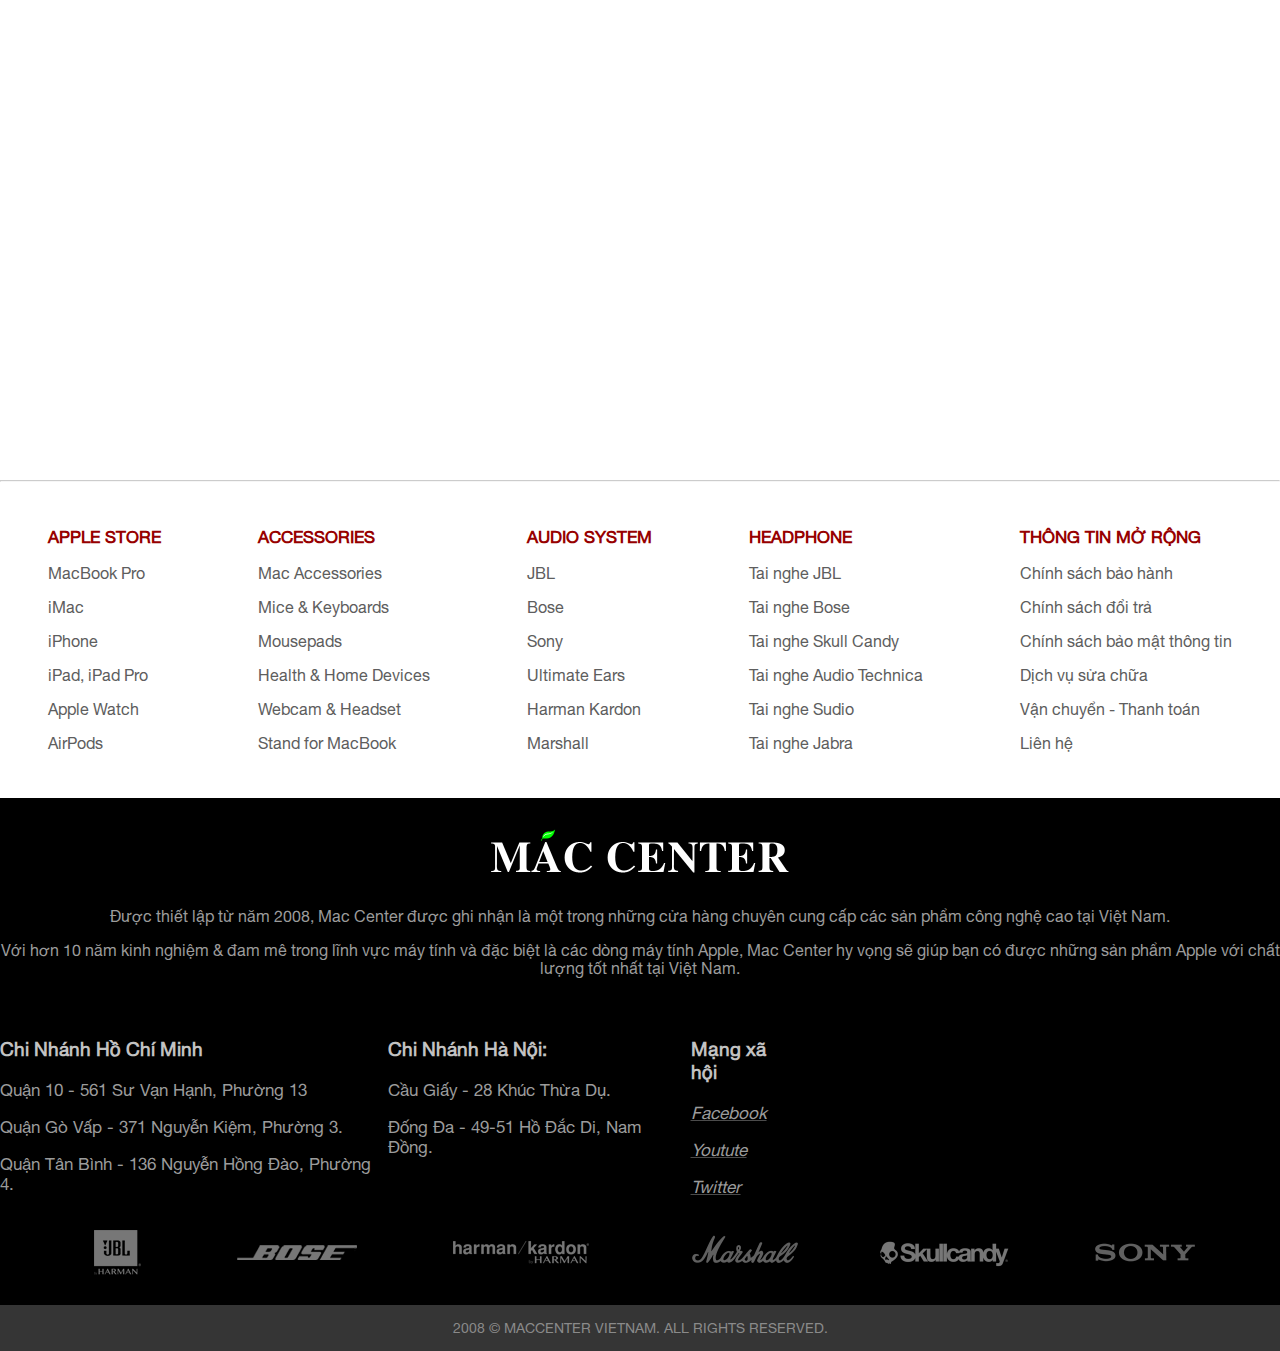
<file: btLon3.html>
<!DOCTYPE html>
<html>
    <head>
        <title>Mac Center</title>
        <link href="https://www.freepnglogos.com/uploads/apple-logo-png/image-apple-logo-trubetskoy-fisher-wiki-8.png" rel="shortcut icon">
        <link rel="stylesheet" type="text/css" href="btLon3.css"/> <!--liên kết file ccs-->
        <link rel="stylesheet" href="https://pro.fontawesome.com/releases/v5.10.0/css/all.css" integrity="sha384-AYmEC3Yw5cVb3ZcuHtOA93w35dYTsvhLPVnYs9eStHfGJvOvKxVfELGroGkvsg+p" crossorigin="anonymous"/>
        <link rel="stylesheet" href="https://cdnjs.cloudflare.com/ajax/libs/animate.css/4.1.1/animate.min.css"/>
        <meta name="viewport" content="width=device-width, initial-scale=1">
        <script src="btLon.js" crossorigin="anonymous"></script>
        <script src="java/jquery-3.6.0.min.js"></script>
        <script>
            $(document).ready(function(){
      
              $("#gototop").hide();
      
              $(window).scroll(function(){
                if($(this).scrollTop()){
                    $("nav").css({
                        "position":"fixed",
                        "right" : 0,
                        "left":0,
                        "top" :0,
                        "z-index" :999,
                    })
                }
                else{
                    $("nav").css({
                        "position":"relative",
                    })
                }
                if($(this).scrollTop() >= 50)
                    $("#gototop").show("slow")
                else
                    $("#gototop").hide("slow")
              })



              $("#gototop").click(function(){
                  $("html, body").animate({
                      scrollTop: 0
                  }, 1000);
              })
      
            })
        </script>


        <link rel="stylesheet" type="text/css" href="java/animate.css"/>
        <script src="java/wow.min.js"></script>

        <script type="text/javascript">
            new WOW().init();
        </script>

        <script>
                function addComment(obj){
                    var arr= document.getElementsByTagName('input');
                    var name = arr[6].value;
                    var text = arr[7].value;
                    if(name == "" || text == "")
                    {
                        alert("Vui lòng nhập thêm thông tin trước khi bình luận!");
                    }
                }

            $(document).ready(function(){
                $("#buttonID").click(function(){
                var content = $("#nameID").val()
                var comment = $("#commentID").val()

                $("div.items_comment").prepend(`
                    <div class= "item_comment active">
                        <div class="col5">
                            <img src="lienhe hotro/comment.jpg"/>
                        </div>

                        <div class="col85">
                            <div>
                                <p><b>${content}</b></p>
                            </div>

                            <div>
                                <p>${comment}</p>
                            </div>
                        </div>
                        
                        <div class="col10">
                            <input type="button" value="Xóa"/>
                        </div>
                    </div>
                `)

                setTimeout(function(){
                    $("div.item_comment").removeClass("active")
                }, 500)
                })

                $("div.items_comment").on("click", "div.item_comment input[type=button]",function(){
                    if(confirm("Bạn chắc chắn muốn xóa?") == true)
                    $(this).parent().parent().remove()
                })
                
            })
        </script>
        
    </head>
    <body>
        <nav class="menuchinh">
            <div class="animate__animated animate__fadeInLeftBig">
                <div class="logo1">
                    <a href="index.html" id="logo"><img src="logo/logo.jpg"></a>
                </div>
            </div>
            <div class="animate__animated animate__fadeInDown">
                <div class="menu">
                    <ul class="menucha">
                        <li class="sub"><a href="index.html" target ="_blank" >TRANG CHỦ</a></li>
                        <li class="sub">
                            <a href="btLon2.html" target="_blank">SẢN PHẨM</a>   
                            <ul class="menu1 sub1">
                                <li><a href="btLon2.html">MACBOOK</a></li>
                                <li><a href="btLon2.html">IMAC</a></li>
                                <li><a href="btLon2.html">IPHONE</a> </li>
                                <li><a href="btLon2.html">IPAD</a> </li>
                                <li><a href="btLon2.html">AIRPODS</a> </li>
                                <li><a href="btLon2.html">APPLE WATCH</a> </li>
                            </ul>
                        </li>
                        <li class="sub">
                            <a href="btLon3.html" target="_blank" >LIÊN HỆ</a>
                            <ul class="menu1 sub1">
                                <li><a href="btLon3.html">HỖ TRỢ</a></li>
                                <li><a href="btLon6.html">THANH TOÁN</a></li>
                            </ul>
                        </li>
                        <li class="sub"><a href="btLon1.html" target ="_blank">ĐĂNG NHẬP</a></li>
                    </ul>
                </div>
            </div>
            
            <div class="animate__animated animate__fadeInRightBig">
                <div class="iconmenu">
                    <li><a href="btLon2.html"><i class="fas fa-search"></i></a></li>
                    <li><a href="btLon1.html"><i class="fas fa-user"></i></a></li>
                    <li><a href="btlon6.html"><i class="fas fa-shopping-cart"></i></a></li>
                </div>
            </div>

        </nav>

        
        <label for="nav_input-mobile" class="nav_bars">
            <i class="fas fa-bars"></i>
        </label>
        <input type="checkbox" name="" class="nav_input" id="nav_input-mobile">
        
        <label for="nav_input-mobile" class="overley"></label>

        <div class="nav_mobile">
            <label for="nav_input-mobile" class="nav_close">
                <i class="fas fa-times"></i>
            </label>
            
            <ul class="nav_mobile-list">
                <li>
                    <a class="nav_logo" href="index.html"><img src="logo/logo.jpg" width="110px" height="70px"></a>
                </li>

                <li>
                    <a href="index.html" class="nav_mobile-link">TRANG CHỦ</a>
                </li>

                <li>
                    <a href="btLon2.html" class="nav_mobile-link">SẢN PHẨM</a>
                </li>

                <li>
                    <a href="btLon3.html" class="nav_mobile-link">LIÊN HỆ</a>
                </li>

                <li>
                    <a href="btLon1.html" class="nav_mobile-link">ĐĂNG NHẬP</a>
                </li>
            </ul>
        </div>

        <div id="gototop">
            <a id="go" href="javascript:;" ><i class="fas fa-chevron-up"></i></a>
        </div>

        <div class="poster">
            <div class="sp">
                    <a href="btLon2.html" target="_blank"><img src="lienhe hotro/image1.jpg"/></a>
                    <p id="tensp">iPhone</p>
            </div>
            <div class="sp">
                    <a href="btLon2.html" target="_blank"><img src="lienhe hotro/image2.jpg"/></a>
                    <p id="tensp">iPad - iPad</p>
            </div>
            <div class="sp">
                    <a href="btLon2.html" target="_blank"><img src="lienhe hotro/image3.jpg"/></a>
                    <p id="tensp">Apple Watch</p>
            </div>

            <div class="sp">
                    <a href="btLon2.html" target="_blank"><img src="lienhe hotro/image4.jpg"/></a>
                    <p id="tensp">AirPods</p>
            </div>

            <div class="sp">
                    <a href="btLon2.html" target="_blank"><img src="lienhe hotro/image5.jpg"/></a>
                    <p id="tensp">AirPods Max</p>
            </div>

            <div class="sp">
                    <a href="btLon2.html" target="_blank"><img src="lienhe hotro/image6.jpg"/></a>
                    <p id="tensp">Apple TV</p>
            </div>
        </div>

        <div class="head">
            <div class="lienhe">
                <div class="gif">
                    <video title="Mac-Center" muted="muted" width="500" loop="true" autoplay="true" src="gif/gif2.mp4"></video>
                </div>
                <div class="text">
                    <div class="text_head">
                        <h1>MAC CENTER</h1>
                        <p>Tại đây, chúng tôi cung cấp cho bạn đầy đủ về thế giới Mac từ những chiếc máy tính Apple tuyệt vời cho đến những món phụ kiện chất lượng như ổ cứng, cáp sạc...Tất cả đều sẵn sàng cho bạn lựa chọn!</p>
                        <p>Hơn thế nữa, các thương hiệu Âm thanh hàng đầu như Bose, JBL, Harman Kardon, Marshall... cũng đều được trưng bày sẵn sàng giúp bạn nghe thử một cách tuyệt vời nhất cho thế giới âm thanh của riêng bạn.</p>
                        <p><b>Showroom:</b> 371 Nguyễn Kiệm, Phường 3, Quận Gò Vấp, TP. Hồ Chí Minh, Việt Nam</p>
                        <p><b>Phone:</b> (84-033) 633.4143 | <b>Mobile:</b> 033.633.4143 - 083.752.5517</p>
                        <p><b>Email:</b> mac-center@gmail.com</p>
                    </div>
                </div>
            </div>
        </div>

        <div>
            <div class="dichvu">
                <div class="call">
                    <h4>GIAO HÀNG NHANH</h4>
                    <img src="lienhe hotro/image7.jpg"/>
                    <p>Giờ làm việc: 9h sáng đến 9h tối<br>Từ thứ Hai đến Chủ Nhật (kể cả ngày lễ).</p>
                </div>
                <div class="call1">
                    <div class="call2">
                        <h4>LIÊN HỆ</h4>
                        <p>Cần hỏi về sản phẩm, Email ngay cho Mac Center:</p>
                    </div>
                        
                    <form class="form">
                        <p>Tên của bạn:(*) </p>
                            <input type="text">                       
                        <p>Địa chỉ: </p> 
                            <input type="text" >                      
                        <p>Phone: </p>
                            <input type="text" >                      
                        <p>Email:(*) </p>
                            <input type="email" >
                        <p>Nội dung:(*) </p>
                            <textarea name="ghichu" cols="69" rows="10"></textarea>
                        <div class="submit" onclick="submit2(this)">
                            <input id="submit" type="submit" name="submit" value="Gửi thông điệp">
                        </div>                             
                    </form>
                </div>
            </div>
            
        </div>
        <div class="poster_dv">
            <img class="wow animate__fadeInLeftBig" src="lienhe hotro/poster dv.jpg" > 
        </div>
        <div class="poster1">
            <div class="text1">
                <h4 class="wow animate__fadeInUp">DỊCH VỤ HỖ TRỢ</h4>
                <p class="wow animate__fadeInUp">Tại đây, chúng tôi cung cấp dịch vụ sửa chữa từ phần cứng đến phần mềm<br>với chi phí hợp lý nhất và an toàn nhất cho chiếc iPhone hay chiếc MacBook thân yêu của bạn.</p>
            </div>
        </div>

        <div class="poster2">
            <div>
                <img class="wow animate__fadeInLeftBig" src="lienhe hotro/image8.jpg" />
            </div>

            <div class="wow animate__fadeInRightBig">
            <div class="text2">
                <h4>Cài đặt, nâng cấp và sửa chữa phần cứng</h4>
                <p>Nếu chẳng may, một ngày nào đó chiếc máy MacBook thân yêu của bạn không khởi động được...</p>
                <p>Hãy ghé ngay đến Mac Center, chúng tôi cung cấp dịch vụ chẩn đoán, nâng cấp, bảo trì và sửa chữa cũng như thay thế mới linh kiện cho các dòng máy Mac như MacBook Air, MacBook Pro, iMac, Mac Mini, Mac Pro...</p>
                <p>Ngoài ra, chúng tôi cũng nhận hỗ trợ thêm dịch vụ sửa chữa cho các dòng thiết bị cầm tay thuộc nhóm iDevice như iPhone, iPad, iPod...</p>
            </div>
            </div>
        </div>
      
        <div class="poster3">
            <div class="wow animate__fadeInLeftBig">
            <div class="text3">
                <h4>Về dịch vụ phần mềm</h4>
                <p>Khi máy của bạn đã xài 1 thời gian, máy chậm chạp... cần được cải thiện tốc độ...</p>
                <p>Hãy để Mac Center giúp bạn cải thiện tốc độ của máy như bạn vừa mua máy mới.</p>
                <p>Vì tại đây, chúng tôi cung cấp thêm dịch vụ Cài đặt hệ điều hành Mac OS X với các phiên bạn phù hợp nhất cho chiếc máy của bạn như Mac OS X 10.6, 10.7, 10.8, 10.9...</p>
                <p>Ngoài ra, đến với Mac Center bạn sẽ luôn luôn được cập nhật các phần mềm Office mới nhất cho máy Mac thân yêu của bạn.</p>
            </div>
            </div>

            <div class="wow animate__fadeInRightBig">
                <img src="lienhe hotro/image9.jpg" />
            </div>
        </div>

        <div class="poster4">
            <div class="wow animate__fadeInLeftBig">
                <img src="lienhe hotro/image10.jpg" />
            </div>

            <div class="wow animate__fadeInRightBig">
            <div class="text4">
                <h4>Tất cả dành cho thiết bị của bạn</h4>
                <p>Đến với Mac Center, các bạn sẽ luôn luôn được giới thiệu các sản phẩm hỗ trợ cho máy Mac từ A đến Z...</p>
                <p>Từ miếng dán bảo vệ, lót phím, cable chuyển đổi... cho đến các thiết bị cao cấp hơn như tai nghe, loa cao cấp, ổ cứng lưu trữ...</p>
                <p>Tất cả là vì sự đam mê công nghệ..</p>
            </div>
            </div>
        </div>

        <div class="wow animate__zoomIn">
            <div class="comment">
                <div class="tab_comment">
                    <p>Hãy để lại đánh giá, để giúp chúng tôi ngày càng phát triển.</p>
                </div>
                
                <div class="ctrl_comment">
                    <input type="text" id="nameID" placeholder="Tên..."/>
                    <input type="text" id="commentID" placeholder="Nhập bình luận..."/>
                    <input type="button" id="buttonID" value="Bình luận" onclick="addComment(this)"/>
                </div>
                
                <div class= "items_comment">
                    <div class= "item_comment">
                        <div class="col5">
                            <img src="lienhe hotro/comment.jpg"/>
                        </div>

                        <div class="col85">
                            <div>
                                <p><b>hMinh Hoang</b></p>
                            </div>

                            <div>
                                <p>Dịch vụ chăm sóc khách hàng khá tốt, sẽ quay lại ủng hộ</p>
                            </div>
                        </div>
                        
                        <div class="col10">
                            <input type="button" value="Xóa"/>
                        </div>
                    </div>

                    <div class= "item_comment">
                        <div class="col5">
                            <img src="lienhe hotro/comment.jpg"/>
                        </div>

                        <div class="col85">
                            <div>
                                <p><b>My Nguyen</b></p>
                            </div>

                            <div>
                                <p>Nv tư vấn tốt. Cho shop 5*</p>
                            </div>
                        </div>
                        
                        <div class="col10">
                            <input type="button" value="Xóa"/>
                        </div>
                    </div>

                    <div class= "item_comment">
                        <div class="col5">
                            <img src="lienhe hotro/comment.jpg"/>
                        </div>

                        <div class="col85">
                            <div>
                                <p><b>Thai Tan Phat</b></p>
                            </div>

                            <div>
                                <p>Giao hàng nhanh, tư vẫn hỗ trợ nhiệt tình. Cảm ơn</p>
                            </div>
                        </div>
                        
                        <div class="col10">
                            <input type="button" value="Xóa"/>
                        </div>
                    </div>

                    <div class= "item_comment">
                        <div class="col5">
                            <img src="lienhe hotro/comment.jpg"/>
                        </div>

                        <div class="col85">
                            <div>
                                <p><b>Thanh Trucc</b></p>
                            </div>

                            <div>
                                <p>Giá hơi cao so với bên khác, nhưng đổi lại chất lượng tuyệt vời...</p>
                            </div>
                        </div>
                        
                        <div class="col10">
                            <input type="button" value="Xóa"/>
                        </div>
                    </div>
                </div>
            </div>
        </div>


        <div class="wow animate__fadeInUp">
        <div class="text-center">
                <img src="lienhe hotro/image11.jpg"/>
                <img src="lienhe hotro/image12.jpg"/>
                <img src="lienhe hotro/image13.jpg"/>
                <img src="lienhe hotro/image14.jpg"/>
        </div>
        </div>

        <hr id="gachchan">
        <div class="note" >
            <div class="note1" >
                <p><b>APPLE STORE</b></p>
                <a href="btLon2.html"><p>MacBook Pro</p></a>
                <a href="btLon2.html"><p>iMac</p></a>
                <a href="btLon2.html"><p>iPhone</p></a>
                <a href="btLon2.html"><p>iPad, iPad Pro</p></a>
                <a href="btLon2.html"><p>Apple Watch</p></a>
                <a href="btLon2.html"><p>AirPods</p></a>
            </div>

            <div class="note1">
                <p><b>ACCESSORIES</b></p>
                <a href="btLon2.html"><p>Mac Accessories</p></a>
                <a href="btLon2.html"><p>Mice & Keyboards</p></a>
                <a href="btLon2.html"><p>Mousepads</p></a>
                <a href="btLon2.html"><p>Health & Home Devices</p></a>
                <a href="btLon2.html"><p>Webcam & Headset</p></a>
                <a href="btLon2.html"><p>Stand for MacBook</p></a>
            </div>

            <div class="note1">
                <p><b>AUDIO SYSTEM</b></p>
                <a href="btLon2.html"><p>JBL</p></a>
                <a href="btLon2.html"><p>Bose</p></a>
                <a href="btLon2.html"><p>Sony</p></a>
                <a href="btLon2.html"><p>Ultimate Ears</p></a>
                <a href="btLon2.html" ><p>Harman Kardon</p></a>
                <a href="btLon2.html"><p>Marshall</p></a>
            </div>

            
            <div class="note1">
                <p><b>HEADPHONE</b></p>
                <a href="btLon2.html"><p>Tai nghe JBL</p></a>
                <a href="btLon2.html"><p>Tai nghe Bose</p></a>
                <a href="btLon2.html"><p>Tai nghe Skull Candy</p></a>
                <a href="btLon2.html"><p>Tai nghe Audio Technica</p></a>
                <a href="btLon2.html" ><p>Tai nghe Sudio</p></a>
                <a href="btLon2.html"><p>Tai nghe Jabra</p></a>
            </div>


            <div class="note1">
                <p><b>THÔNG TIN MỞ RỘNG</b></p>
                <a href="btLon3.html"><p>Chính sách bảo hành</p></a>
                <a href="btLon3.html"><p>Chính sách đổi trả</p></a>
                <a href="btLon3.html"><p>Chính sách bảo mật thông tin</p></a>
                <a href="btLon3.html"><p>Dịch vụ sửa chữa</p></a>
                <a href="btLon3.html"><p>Vận chuyển - Thanh toán</p></a>
                <a href="btLon3.html"><p>Liên hệ</p></a>
            </div>
        </div>








        <div class="gioithieu">
            <div class=logogt1>
                <div class="logogt">
                    <img src="logo/logo_gioithieu.png" />
                </div>
                <div class="textgt">
                    <p>Được thiết lập từ năm 2008, Mac Center được ghi nhận là một trong những cửa hàng chuyên cung cấp các sản phẩm công nghệ cao tại Việt Nam.</p>
                    <p>Với hơn 10 năm kinh nghiệm & đam mê trong lĩnh vực máy tính và đặc biệt là các dòng máy tính Apple, Mac Center hy vọng sẽ giúp bạn có được những sản phẩm Apple với chất lượng tốt nhất tại Việt Nam.</p>
                </div>
            </div>
            
               
            <div class="hotro" >
                <ul class="hotro1">
                    <li>
                        <h3><i class="fas fa-map-marker-alt"></i> Chi Nhánh Hồ Chí Minh</h3>
                        <p>Quận 10 - 561 Sư Vạn Hạnh, Phường 13<br></p>
                        <p>Quận Gò Vấp - 371 Nguyễn Kiệm, Phường 3.<br></p>
                        <p>Quận Tân Bình - 136 Nguyễn Hồng Đào, Phường 4.<br></p>
                    </li>
                    
                    <li>
                        <h3><i class="fas fa-map-marker-alt"></i> Chi Nhánh Hà Nội:</h3>
                        <p>Cầu Giấy - 28 Khúc Thừa Dụ.<br></p>
                        <p>Đống Đa - 49-51 Hồ Đắc Di, Nam Đồng.<br></p>
                    </li>
                    <li>
                        <h3> Mạng xã hội</h3>
                        <p><a href="https://www.facebook.com/apple/" target ="_blank" style="color:rgb(75, 75, 75);"><i class="fab fa-facebook"> Facebook </i><br></a></p>
                        <p><a href="https://www.youtube.com/user/Apple" target ="_blank" style="color:rgb(75, 75, 75);"><i class="fab fa-youtube"> Youtute </i><br></a></p>
                        <p><a href="https://twitter.com/apple" target ="_blank" style="color:rgb(75, 75, 75);"><i class="fab fa-twitter-square"> Twitter </i><br></a></p>
                    </li>
                    <li>
                        <iframe src="https://www.google.com/maps/embed?pb=!1m18!1m12!1m3!1d3918.9356596756434!2d106.67562481481599!3d10.816235861415189!2m3!1f0!2f0!3f0!3m2!1i1024!2i768!4f13.1!3m3!1m2!1s0x317528e19559e523%3A0x8e4133bdb1373cc9!2zMzcxIE5ndXnhu4VuIEtp4buHbSwgUGjGsOG7nW5nIDMsIEfDsiBW4bqlcCwgVGjDoG5oIHBo4buRIEjhu5MgQ2jDrSBNaW5oLCBWaeG7h3QgTmFt!5e0!3m2!1svi!2s!4v1628511888924!5m2!1svi!2s" width="484" height="180" style="border:0;" allowfullscreen="" loading="lazy"></iframe>
                    </li>
                </ul>

                <div class="icongt">
                    <div class="i1"><img src="logo/logo_gt1.png"/></div>
                    <div class="i1"><img src="logo/logo_gt2.png"/></div>
                    <div class="i1"><img src="logo/logo_gt3.png"/></div>
                    <div class="i2"><img src="logo/logo_gt4.png"/></div>
                    <div class="i2"><img src="logo/logo_gt5.png"/></div>
                    <div class="i2"><img src="logo/logo_gt6.png"/></div>
                </div>
            </div>
        </div>

        <div class="last">
            <p>2008 © MACCENTER VIETNAM. ALL RIGHTS RESERVED.</p>
        </div>
    </body>
</html>
</file>
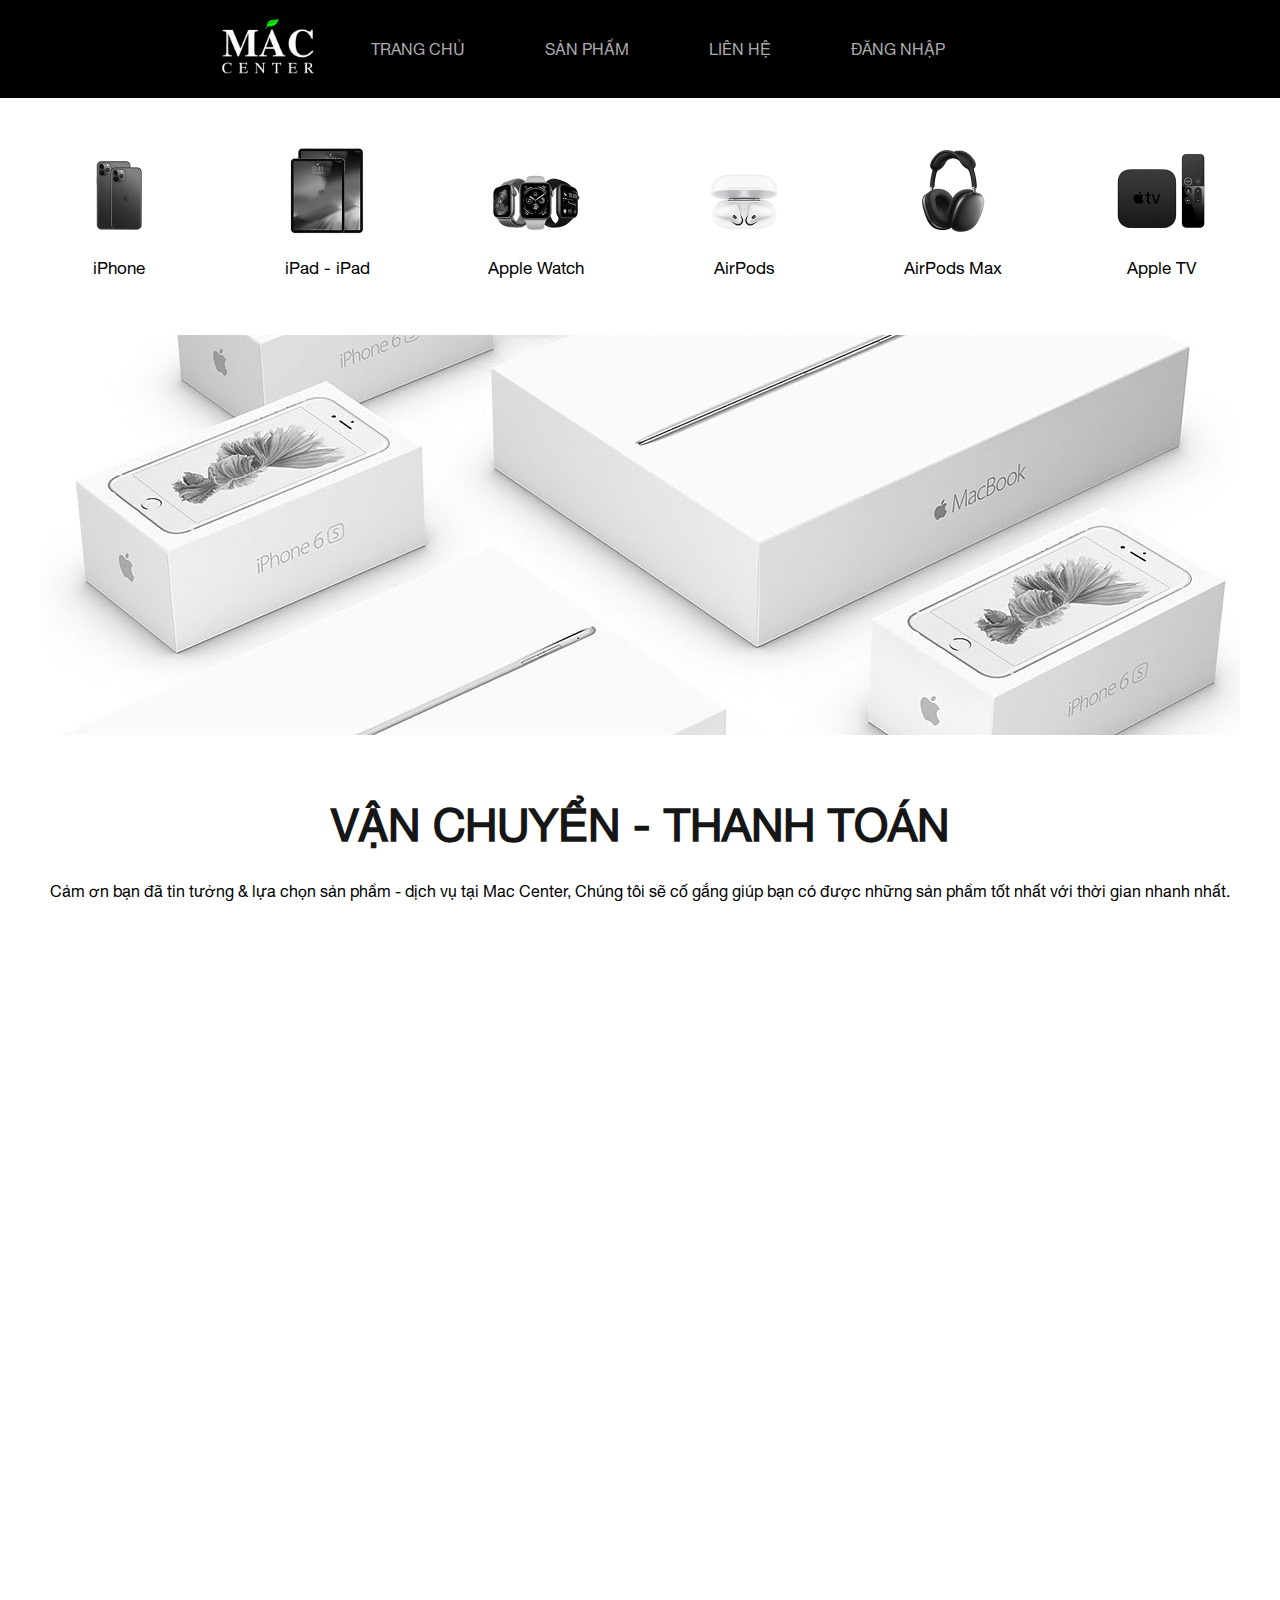
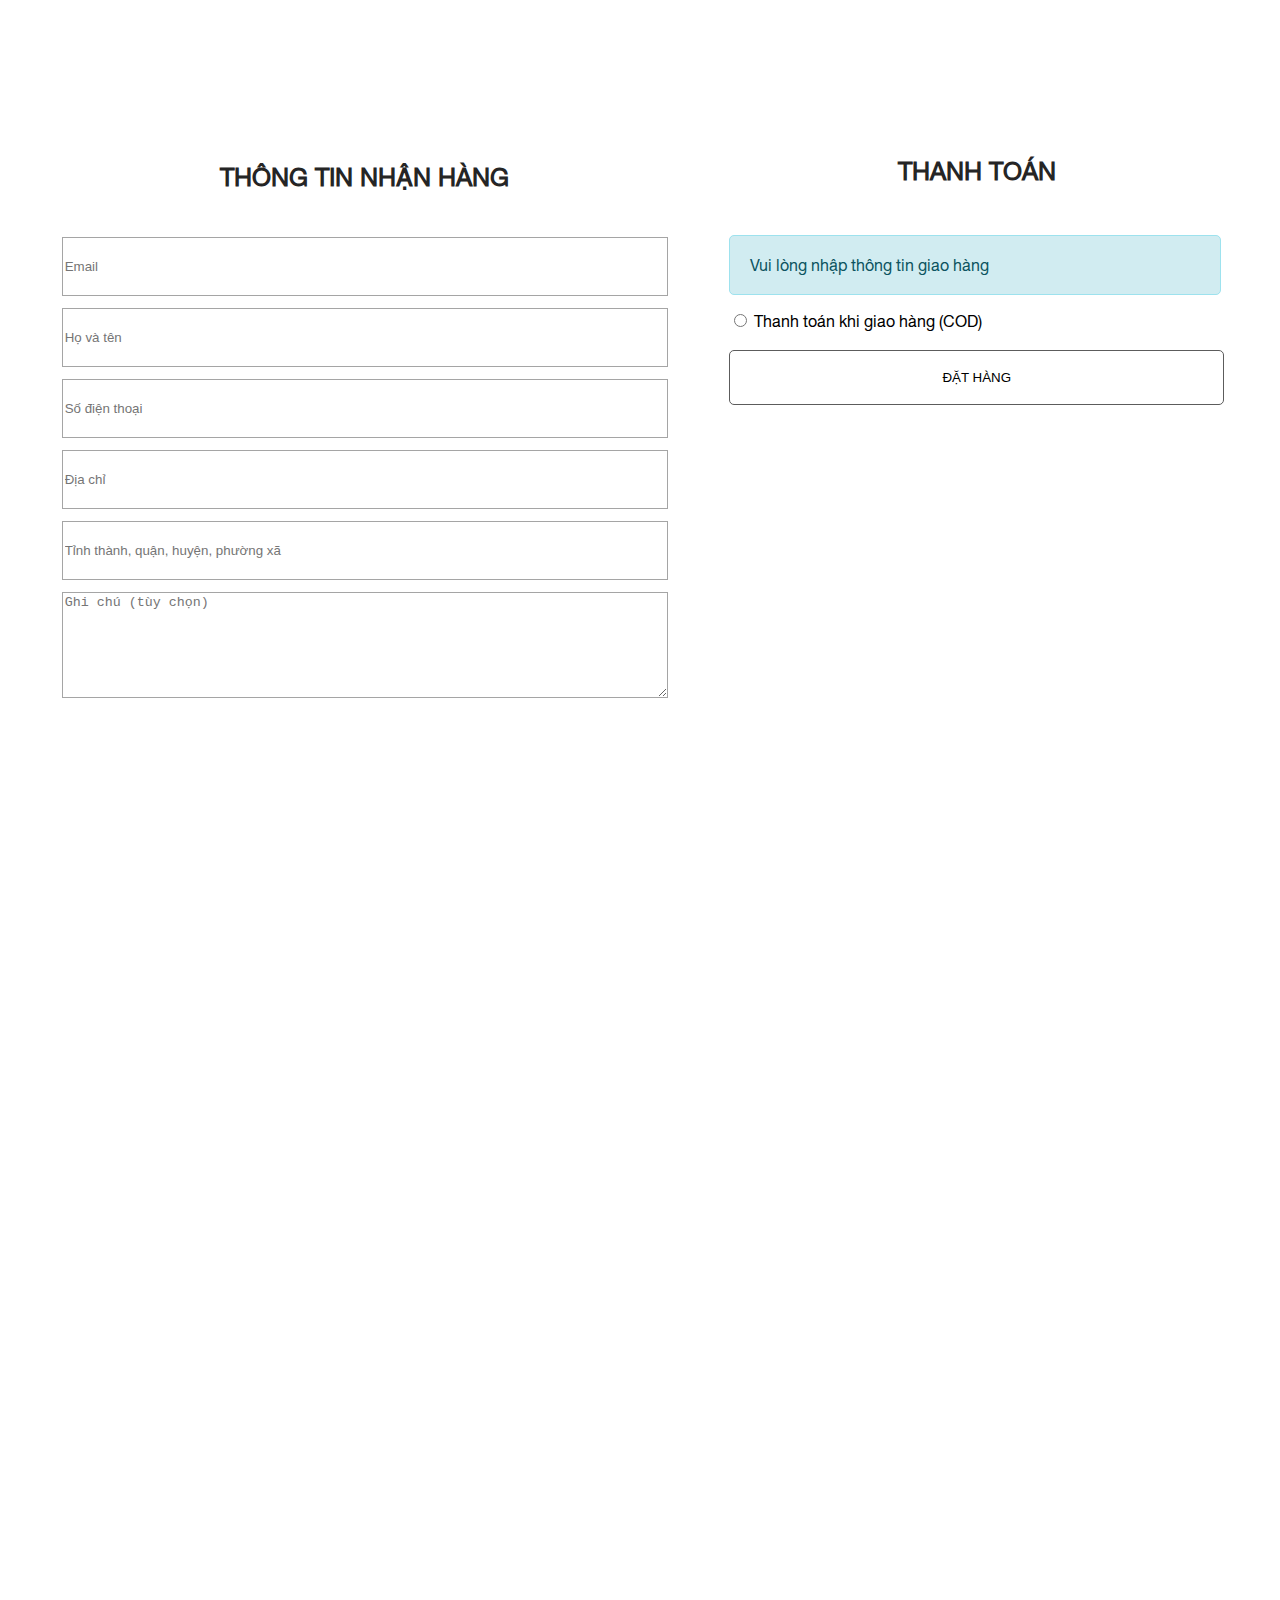
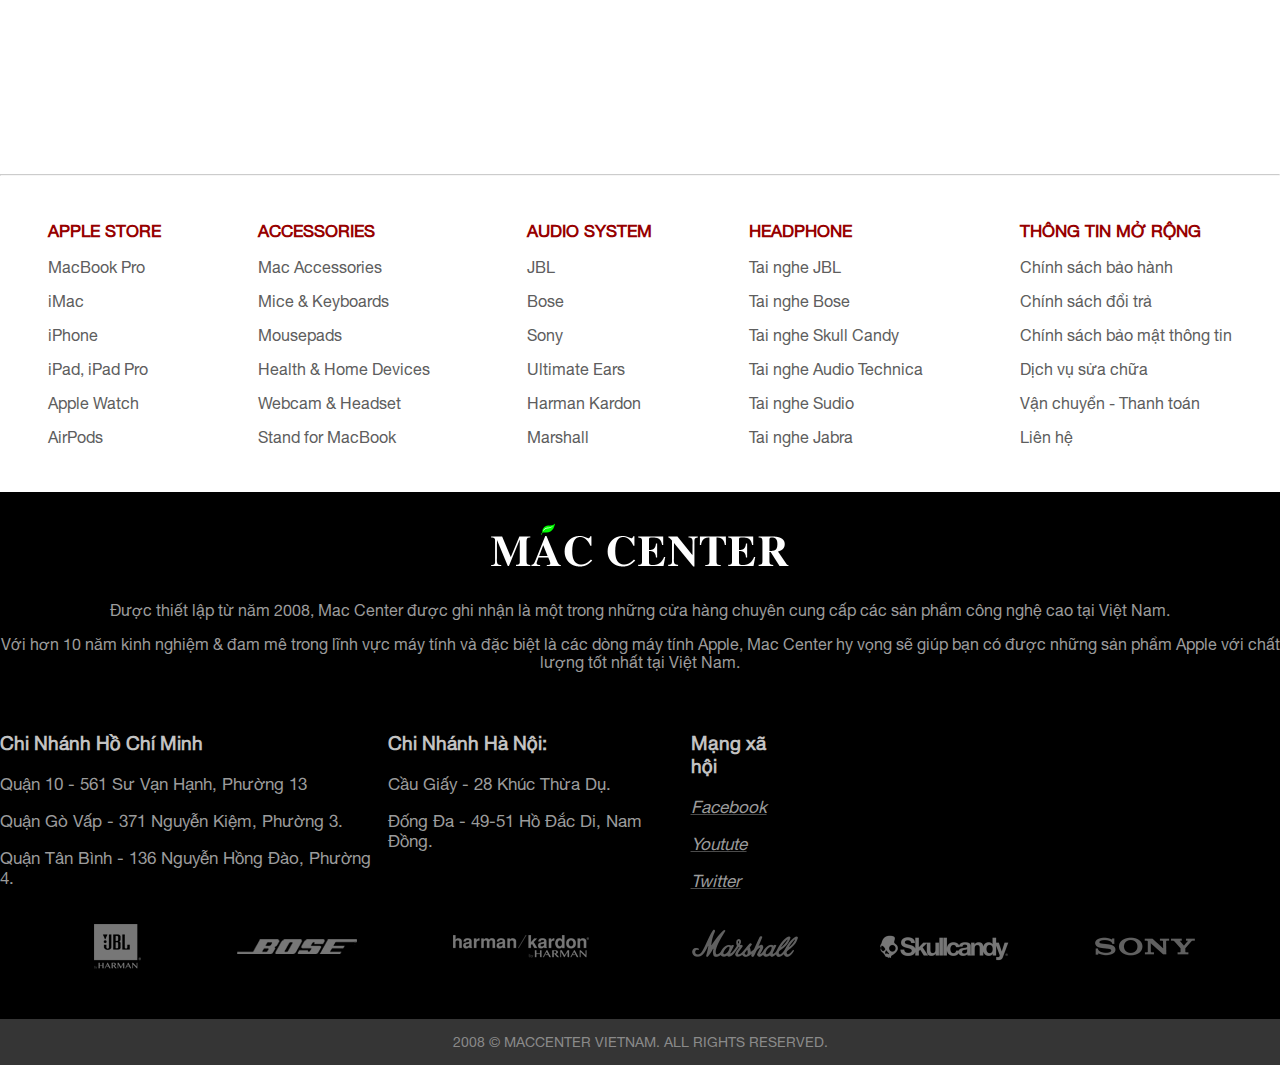
<file: btLon6.html>
<!DOCTYPE html>
<html>
    <head>
        <title>Mac Center</title>
        <link href="https://www.freepnglogos.com/uploads/apple-logo-png/image-apple-logo-trubetskoy-fisher-wiki-8.png" rel="shortcut icon">
        <link rel="stylesheet" type="text/css" href="btLon6.css"/> <!--liên kết file ccs-->
        <link rel="stylesheet" href="https://pro.fontawesome.com/releases/v5.10.0/css/all.css" integrity="sha384-AYmEC3Yw5cVb3ZcuHtOA93w35dYTsvhLPVnYs9eStHfGJvOvKxVfELGroGkvsg+p" crossorigin="anonymous"/>
        <link rel="stylesheet" href="https://cdnjs.cloudflare.com/ajax/libs/animate.css/4.1.1/animate.min.css"/>
        <meta name="viewport" content="width=device-width, initial-scale=1">
        <script src="btLon.js" crossorigin="anonymous"></script>
        <script src="java/jquery-3.6.0.min.js"></script>
        <script>
            $(document).ready(function(){
      
              $("#gototop").hide();
      
              $(window).scroll(function(){
                if($(this).scrollTop()){
                    $("nav").css({
                        "position":"fixed",
                        "right" : 0,
                        "left":0,
                        "top" :0,
                        "z-index" :999,
                        
                    })
                }
                else{
                    $("nav").css({
                        "position":"relative",
                    })
                }
                if($(this).scrollTop() >= 50)
                    $("#gototop").show("slow")
                else
                    $("#gototop").hide("slow")
              })



              $("#gototop").click(function(){
                  $("html, body").animate({
                      scrollTop: 0
                  }, 1000);
              })
      
            })
        </script>

          

        <link rel="stylesheet" type="text/css" href="java/animate.css"/>
        <script src="java/wow.min.js"></script>

        <script type="text/javascript">
            new WOW().init();
        </script>

    </head>
    <body>
        <nav class="menuchinh">
            <div class="animate__animated animate__fadeInLeftBig">
                <div class="logo1">
                    <a href="index.html" id="logo"><img src="logo/logo.jpg"></a>
                </div>
            </div>
            <div class="animate__animated animate__fadeInDown">
                <div class="menu">
                    <ul class="menucha">
                        <li class="sub"><a href="index.html" target ="_blank" >TRANG CHỦ</a></li>
                        <li class="sub">
                            <a href="btLon2.html" target="_blank">SẢN PHẨM</a>   
                            <ul class="menu1 sub1">
                                <li><a href="btLon2.html">MACBOOK</a></li>
                                <li><a href="btLon2.html">IMAC</a></li>
                                <li><a href="btLon2.html">IPHONE</a> </li>
                                <li><a href="btLon2.html">IPAD</a> </li>
                                <li><a href="btLon2.html">AIRPODS</a> </li>
                                <li><a href="btLon2.html">APPLE WATCH</a> </li>
                            </ul>
                        </li>
                        <li class="sub">
                            <a href="btLon3.html" target="_blank" >LIÊN HỆ</a>
                            <ul class="menu1 sub1">
                                <li><a href="btLon3.html">HỖ TRỢ</a></li>
                                <li><a href="btLon6.html">THANH TOÁN</a></li>
                            </ul>
                        </li>
                        <li class="sub"><a href="btLon1.html" target ="_blank">ĐĂNG NHẬP</a></li>
                    </ul>
                </div>
            </div>
            
            <div class="animate__animated animate__fadeInRightBig">
                <div class="iconmenu">
                    <li><a href="btLon2.html"><i class="fas fa-search"></i></a></li>
                    <li><a href="btLon1.html"><i class="fas fa-user"></i></a></li>
                    <li><a href="btLon6.html"><i class="fas fa-shopping-cart"></i></a></li>
                </div>
            </div>

        </nav>

        
        <label for="nav_input-mobile" class="nav_bars">
            <i class="fas fa-bars"></i>
        </label>
        <input type="checkbox" name="" class="nav_input" id="nav_input-mobile">
        
        <label for="nav_input-mobile" class="overley"></label>

        <div class="nav_mobile">
            <label for="nav_input-mobile" class="nav_close">
                <i class="fas fa-times"></i>
            </label>
            
            <ul class="nav_mobile-list">
                <li>
                    <a class="nav_logo" href="index.html"><img src="logo/logo.jpg" width="110px" height="70px"></a>
                </li>

                <li>
                    <a href="index.html" class="nav_mobile-link">TRANG CHỦ</a>
                </li>

                <li>
                    <a href="btLon2.html" class="nav_mobile-link">SẢN PHẨM</a>
                </li>

                <li>
                    <a href="btLon3.html" class="nav_mobile-link">LIÊN HỆ</a>
                </li>

                <li>
                    <a href="btLon1.html" class="nav_mobile-link">ĐĂNG NHẬP</a>
                </li>
            </ul>
        </div>

        <div id="gototop">
            <a id="go" href="javascript:;" ><i class="fas fa-chevron-up"></i></a>
        </div>

        <div class="poster">
            <div class="sp">
                    <a href="btLon2.html" target="_blank"><img src="thanhtoan/image1.jpg"/></a>
                    <p id="tensp">iPhone</p>
            </div>
            <div class="sp">
                    <a href="btLon2.html" target="_blank"><img src="thanhtoan/image2.jpg"/></a>
                    <p id="tensp">iPad - iPad</p>
            </div>
            <div class="sp">
                    <a href="btLon2.html" target="_blank"><img src="thanhtoan/image3.jpg"/></a>
                    <p id="tensp">Apple Watch</p>
            </div>

            <div class="sp">
                    <a href="btLon2.html" target="_blank"><img src="thanhtoan/image4.jpg"/></a>
                    <p id="tensp">AirPods</p>
            </div>

            <div class="sp">
                    <a href="btLon2.html" target="_blank"><img src="thanhtoan/image5.jpg"/></a>
                    <p id="tensp">AirPods Max</p>
            </div>

            <div class="sp">
                    <a href="btLon2.html" target="_blank"><img src="thanhtoan/image6.jpg"/></a>
                    <p id="tensp">Apple TV</p>
            </div>
        </div>

        <div class="poster1">
            <img class="wow animate__fadeInLeftBig" title="Mac-Center" src="thanhtoan/image7.jpg" />
        </div>
        <div class="text">
            <h1 class="wow animate__fadeInUp">VẬN CHUYỂN - THANH TOÁN</h1>
            <p class="wow animate__fadeInUp">Cảm ơn bạn đã tin tưởng & lựa chọn sản phẩm - dịch vụ tại Mac Center,
                Chúng tôi sẽ cố gắng giúp bạn có được những sản phẩm tốt nhất với thời gian nhanh nhất.</p>
        </div>

        <div class="diachi">
            <div class="diachi1">
                <img  class="wow animate__zoomIn" title="Mac-Center" src="thanhtoan/image8.jpg" />
            </div>

            <div class="wow animate__zoomIn">
            <div class="text1">
                <h3><b>Tại các tỉnh thành khác trên toàn quốc</b></h3>
                <p>Bạn có thể đặt hàng qua Điện thoại, Email hoặc Facebook Messenger. Chúng tôi sẽ cung cấp tài khoản ngân hàng phù hợp nhất để bạn chuyển khoản ngay khi nhận được đơn hàng.</p>
                <div>
                    <ul class="text2">
                        <li><b>Điện thoại đặt hàng:</b> <a href="#">033.633.4143 - 083.752.5517</a></li>
                        <li><b>Email:</b> <a href="mailto:2051052046hoang@ou.edu.vn?subject=vui long lien he&amp;body=Welcome apple - center..."> mac-center@gmail.com</a> </li>
                        <li><b>Facebook:</b> <a href="https://www.facebook.com/apple">https://www.facebook.com/apple</a> </li>
                    </ul>
                </div>
                <p>Tại các tỉnh thành, sau khi nhận được tiền qua chuyển khoản, hàng hóa của bạn sẽ được đóng gói một cách cẩn thận và sẽ được dịch vụ Chuyển Phát Nhanh uy tín giao hàng đến tận nơi mà bạn yêu cầu trong vòng 1 - 2 ngày (tùy thuộc vị trí tỉnh thành).</p>
            </div>
            </div>

        </div>

        <form class="dathang">
            <div class="dathang1">
                <div>
                    <h4>THÔNG TIN NHẬN HÀNG </h4>
                </div>
    
                <div>
                    <input type="email" placeholder="Email" />
                </div>
                <div>
                    <input type="text" placeholder="Họ và tên" />
                </div>
                <div>
                    <input type="text" placeholder="Số điện thoại" />
                </div>
                <div>
                    <input type="text" placeholder="Địa chỉ" />
                </div>
                <div>
                    <input type="text" placeholder="Tỉnh thành, quận, huyện, phường xã" />
                </div>
                <div>
                    <textarea name="description" cols="50" rows="5" placeholder="Ghi chú (tùy chọn)"></textarea>
                </div>
            </div>
            
            <div class="thanhtoan">
                <div>
                    <h4>THANH TOÁN</h4>
                </div>
                <div>
                    <p>Vui lòng nhập thông tin giao hàng </p>
                </div>
                <div id="submit">
                    <input type="radio" name="subject"/> Thanh toán khi giao hàng (COD) <br />
                </div>
                <div id="submit1" onclick="submit1(this)">
                    <input type="submit" name="submit" value="ĐẶT HÀNG" />
                </div>
            </div> 
        </form>


        <div class="text">
            <h1  class="wow animate__fadeInUp">Thanh toán trả góp với dịch vụ MPOS</h1>
            <p  class="wow animate__fadeInUp">Bạn có thể dễ dàng trả góp theo các hình thức 3 tháng, 6 tháng và 12 tháng với 25 ngân hàng bên dưới: Vui lòng liên hệ trực tiếp tại shop để lựa chọn mức phí phù hợp nhất với ngân sách của bạn.</p>
            <img class="wow animate__fadeInRightBig" src="thanhtoan/image9.jpg"/>
        </div>






        <hr id="gachchan">
        <div class="note" >
            <div class="note1" >
                <p><b>APPLE STORE</b></p>
                <a href="btLon2.html"><p>MacBook Pro</p></a>
                <a href="btLon2.html"><p>iMac</p></a>
                <a href="btLon2.html"><p>iPhone</p></a>
                <a href="btLon2.html"><p>iPad, iPad Pro</p></a>
                <a href="btLon2.html"><p>Apple Watch</p></a>
                <a href="btLon2.html"><p>AirPods</p></a>
            </div>

            <div class="note1">
                <p><b>ACCESSORIES</b></p>
                <a href="btLon2.html"><p>Mac Accessories</p></a>
                <a href="btLon2.html"><p>Mice & Keyboards</p></a>
                <a href="btLon2.html"><p>Mousepads</p></a>
                <a href="btLon2.html"><p>Health & Home Devices</p></a>
                <a href="btLon2.html"><p>Webcam & Headset</p></a>
                <a href="btLon2.html"><p>Stand for MacBook</p></a>
            </div>

            <div class="note1">
                <p><b>AUDIO SYSTEM</b></p>
                <a href="btLon2.html"><p>JBL</p></a>
                <a href="btLon2.html"><p>Bose</p></a>
                <a href="btLon2.html"><p>Sony</p></a>
                <a href="btLon2.html"><p>Ultimate Ears</p></a>
                <a href="btLon2.html" ><p>Harman Kardon</p></a>
                <a href="btLon2.html"><p>Marshall</p></a>
            </div>

            
            <div class="note1">
                <p><b>HEADPHONE</b></p>
                <a href="btLon2.html"><p>Tai nghe JBL</p></a>
                <a href="btLon2.html"><p>Tai nghe Bose</p></a>
                <a href="btLon2.html"><p>Tai nghe Skull Candy</p></a>
                <a href="btLon2.html"><p>Tai nghe Audio Technica</p></a>
                <a href="btLon2.html" ><p>Tai nghe Sudio</p></a>
                <a href="btLon2.html"><p>Tai nghe Jabra</p></a>
            </div>


            <div class="note1">
                <p><b>THÔNG TIN MỞ RỘNG</b></p>
                <a href="btLon3.html"><p>Chính sách bảo hành</p></a>
                <a href="btLon3.html"><p>Chính sách đổi trả</p></a>
                <a href="btLon3.html"><p>Chính sách bảo mật thông tin</p></a>
                <a href="btLon3.html"><p>Dịch vụ sửa chữa</p></a>
                <a href="btLon3.html"><p>Vận chuyển - Thanh toán</p></a>
                <a href="btLon3.html"><p>Liên hệ</p></a>
            </div>
        </div>








        <div class="gioithieu">
            <div class=logogt1>
                <div class="logogt">
                    <img src="logo/logo_gioithieu.png" />
                </div>
                <div class="textgt">
                    <p>Được thiết lập từ năm 2008, Mac Center được ghi nhận là một trong những cửa hàng chuyên cung cấp các sản phẩm công nghệ cao tại Việt Nam.</p>
                    <p>Với hơn 10 năm kinh nghiệm & đam mê trong lĩnh vực máy tính và đặc biệt là các dòng máy tính Apple, Mac Center hy vọng sẽ giúp bạn có được những sản phẩm Apple với chất lượng tốt nhất tại Việt Nam.</p>
                </div>
            </div>
            
               
            <div class="hotro" >
                <ul class="hotro1">
                    <li>
                        <h3><i class="fas fa-map-marker-alt"></i> Chi Nhánh Hồ Chí Minh</h3>
                        <p>Quận 10 - 561 Sư Vạn Hạnh, Phường 13<br></p>
                        <p>Quận Gò Vấp - 371 Nguyễn Kiệm, Phường 3.<br></p>
                        <p>Quận Tân Bình - 136 Nguyễn Hồng Đào, Phường 4.<br></p>
                    </li>
                    
                    <li>
                        <h3><i class="fas fa-map-marker-alt"></i> Chi Nhánh Hà Nội:</h3>
                        <p>Cầu Giấy - 28 Khúc Thừa Dụ.<br></p>
                        <p>Đống Đa - 49-51 Hồ Đắc Di, Nam Đồng.<br></p>
                    </li>
                    <li>
                        <h3> Mạng xã hội</h3>
                        <p><a href="https://www.facebook.com/apple/" target ="_blank" style="color:rgb(75, 75, 75);"><i class="fab fa-facebook"> Facebook </i><br></a></p>
                        <p><a href="https://www.youtube.com/user/Apple" target ="_blank" style="color:rgb(75, 75, 75);"><i class="fab fa-youtube"> Youtute </i><br></a></p>
                        <p><a href="https://twitter.com/apple" target ="_blank" style="color:rgb(75, 75, 75);"><i class="fab fa-twitter-square"> Twitter </i><br></a></p>
                    </li>
                    <li>
                        <iframe src="https://www.google.com/maps/embed?pb=!1m18!1m12!1m3!1d3918.9356596756434!2d106.67562481481599!3d10.816235861415189!2m3!1f0!2f0!3f0!3m2!1i1024!2i768!4f13.1!3m3!1m2!1s0x317528e19559e523%3A0x8e4133bdb1373cc9!2zMzcxIE5ndXnhu4VuIEtp4buHbSwgUGjGsOG7nW5nIDMsIEfDsiBW4bqlcCwgVGjDoG5oIHBo4buRIEjhu5MgQ2jDrSBNaW5oLCBWaeG7h3QgTmFt!5e0!3m2!1svi!2s!4v1628511888924!5m2!1svi!2s" width="484" height="180" style="border:0;" allowfullscreen="" loading="lazy"></iframe>
                    </li>
                </ul>

                <div class="icongt">
                    <div class="i1"><img src="logo/logo_gt1.png"/></div>
                    <div class="i1"><img src="logo/logo_gt2.png"/></div>
                    <div class="i1"><img src="logo/logo_gt3.png"/></div>
                    <div class="i2"><img src="logo/logo_gt4.png"/></div>
                    <div class="i2"><img src="logo/logo_gt5.png"/></div>
                    <div class="i2"><img src="logo/logo_gt6.png"/></div>
                </div>
            </div>
        </div>

        <div class="last">
            <p>2008 © MACCENTER VIETNAM. ALL RIGHTS RESERVED.</p>
        </div>

    </body>
</html>
</file>
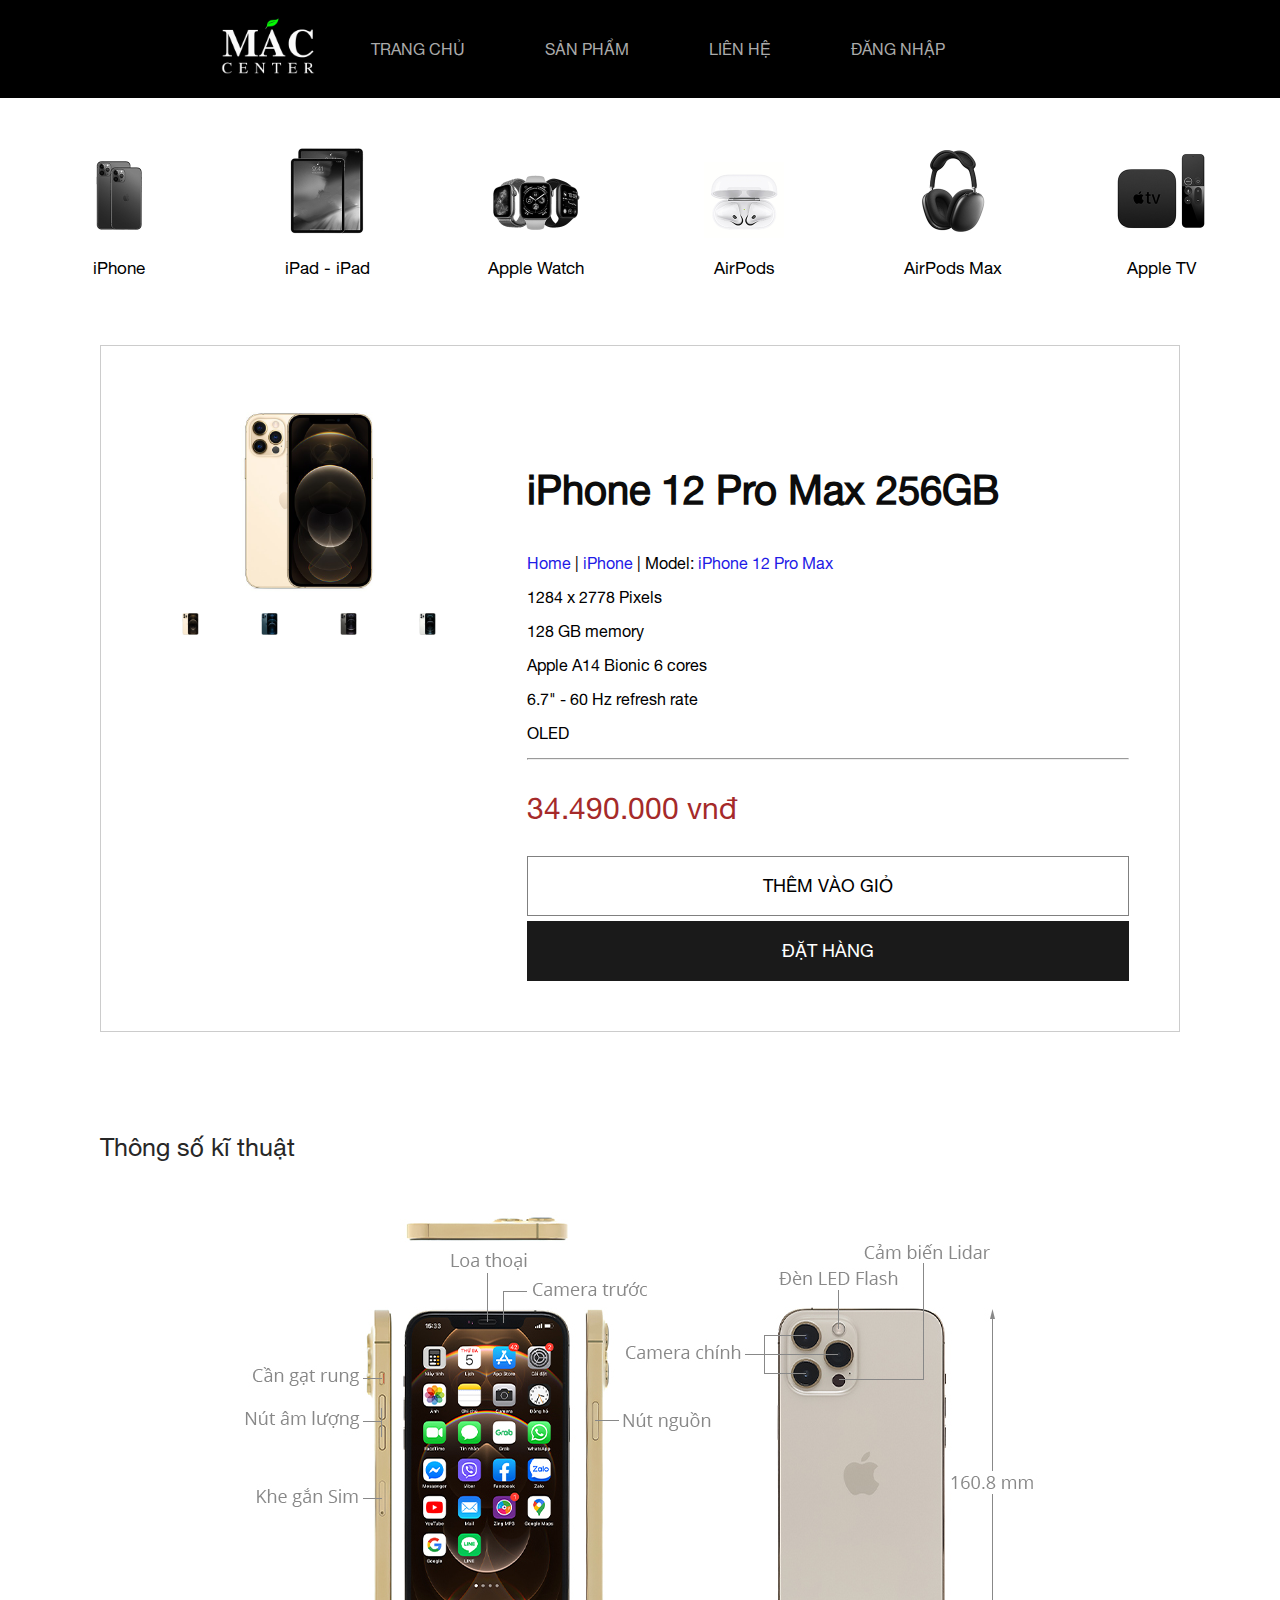
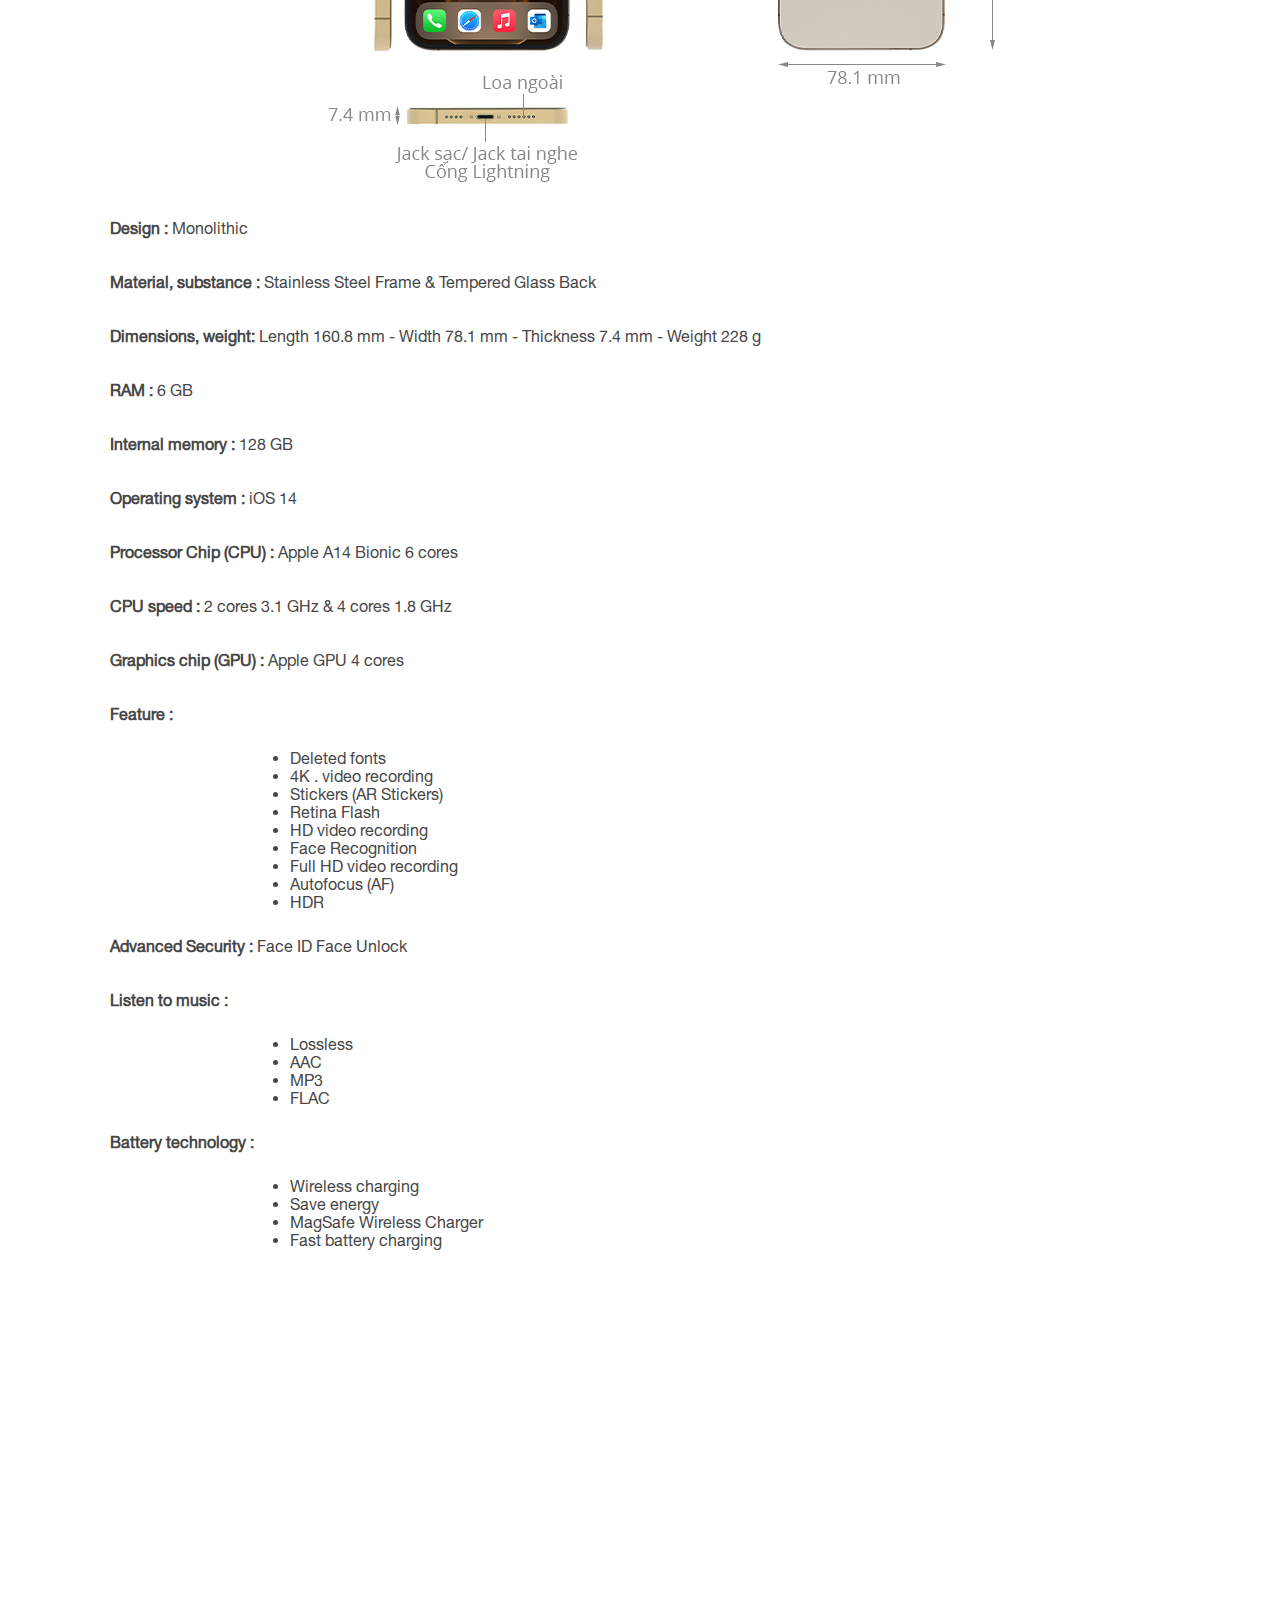
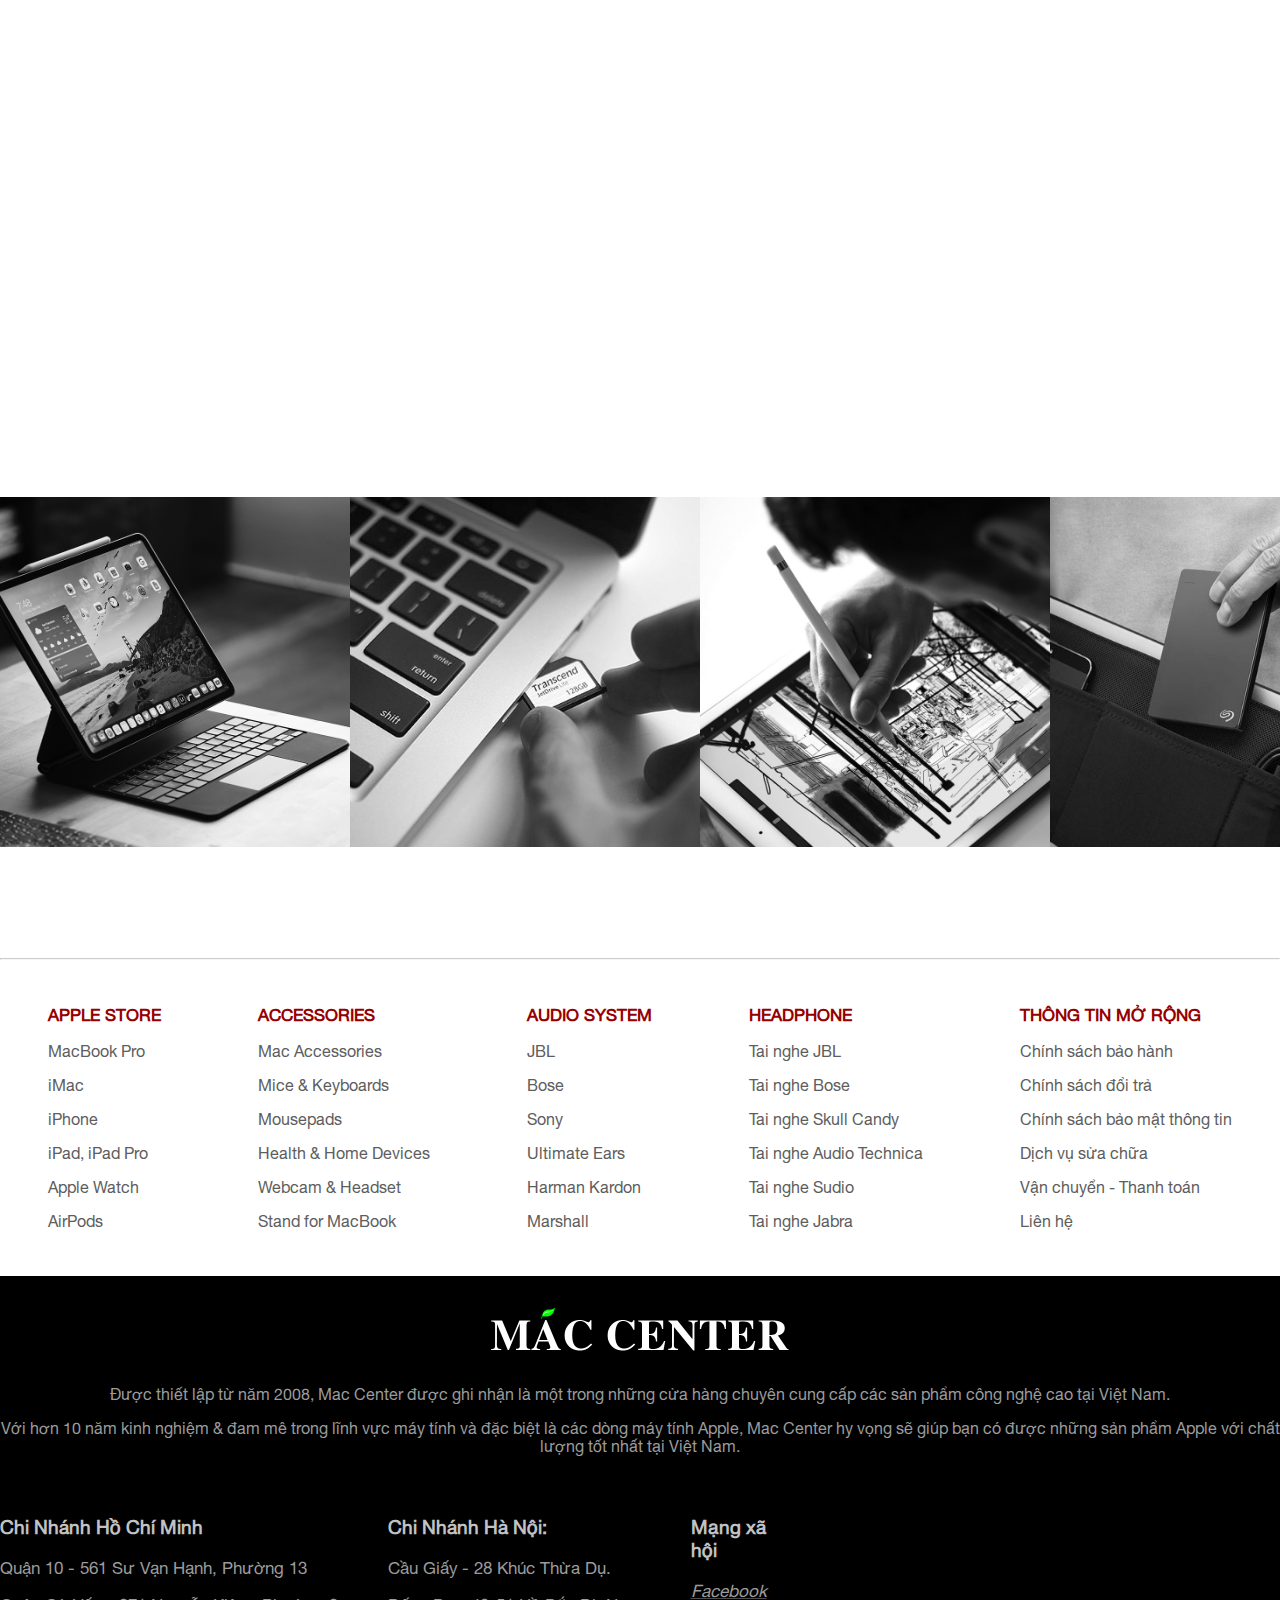
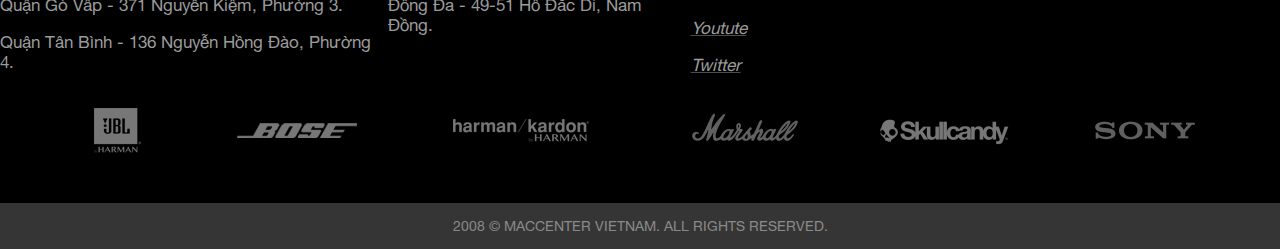
<file: chitietsp11.html>
<!DOCTYPE html>
<html>
    <head>
        <title>Mac Center</title>
        <link href="https://www.freepnglogos.com/uploads/apple-logo-png/image-apple-logo-trubetskoy-fisher-wiki-8.png" rel="shortcut icon">
        <link rel="stylesheet" type="text/css" href="chitietsp11.css"/> <!--liên kết file ccs-->
        <link rel="stylesheet" href="https://pro.fontawesome.com/releases/v5.10.0/css/all.css" integrity="sha384-AYmEC3Yw5cVb3ZcuHtOA93w35dYTsvhLPVnYs9eStHfGJvOvKxVfELGroGkvsg+p" crossorigin="anonymous"/>
        <link rel="stylesheet" href="https://cdnjs.cloudflare.com/ajax/libs/animate.css/4.1.1/animate.min.css"/>
        <script src="btLon.js" crossorigin="anonymous"></script>
        <meta name="viewport" content="width=device-width, initial-scale=1">
        <script src="btLon.js" crossorigin="anonymous"></script>
        <script src="java/jquery-3.6.0.min.js"></script>
        <script>
            $(document).ready(function(){
      
              $("#gototop").hide();
      
              $(window).scroll(function(){
                if($(this).scrollTop()){
                    $("nav").css({
                        "position":"fixed",
                        "right" : 0,
                        "left":0,
                        "top" :0,
                        "z-index" :99,

                        
                    })
                }
                else{
                    $("nav").css({
                        "position":"relative",

                    })
                }
                if($(this).scrollTop() >= 50)
                    $("#gototop").show("slow")
                else
                    $("#gototop").hide("slow")
              })



              $("#gototop").click(function(){
                  $("html, body").animate({
                      scrollTop: 0
                  }, 1000);
              })
      
            })
          </script>
    </head>
    <body>
        <nav class="menuchinh">
            <div class="animate__animated animate__fadeInLeftBig">
                <div class="logo1">
                    <a href="index.html" id="logo"><img src="logo/logo.jpg"></a>
                </div>
            </div>
            <div class="animate__animated animate__fadeInDown">
                <div class="menu">
                    <ul class="menucha">
                        <li class="sub"><a href="index.html" target ="_blank" >TRANG CHỦ</a></li>
                        <li class="sub">
                            <a href="btLon2.html" target="_blank">SẢN PHẨM</a>   
                            <ul class="menu1 sub1">
                                <li><a href="btLon2.html">MACBOOK</a></li>
                                <li><a href="btLon2.html">IMAC</a></li>
                                <li><a href="btLon2.html">IPHONE</a> </li>
                                <li><a href="btLon2.html">IPAD</a> </li>
                                <li><a href="btLon2.html">AIRPODS</a> </li>
                                <li><a href="btLon2.html">APPLE WATCH</a> </li>
                            </ul>
                        </li>
                        <li class="sub">
                            <a href="btLon3.html" target="_blank" >LIÊN HỆ</a>
                            <ul class="menu1 sub1">
                                <li><a href="btLon3.html">HỖ TRỢ</a></li>
                                <li><a href="btLon6.html">THANH TOÁN</a></li>
                            </ul>
                        </li>
                        <li class="sub"><a href="btLon1.html" target ="_blank">ĐĂNG NHẬP</a></li>
                    </ul>
                </div>
            </div>
            
            <div class="animate__animated animate__fadeInRightBig">
                <div class="iconmenu">
                    <li><a href="btLon2.html"><i class="fas fa-search"></i></a></li>
                    <li><a href="btLon1.html"><i class="fas fa-user"></i></a></li>
                    <li><a href="btLon6.html"><i class="fas fa-shopping-cart"></i></a></li>
                </div>
            </div>

        </nav>

        
        <label for="nav_input-mobile" class="nav_bars">
            <i class="fas fa-bars"></i>
        </label>
        <input type="checkbox" name="" class="nav_input" id="nav_input-mobile">
        
        <label for="nav_input-mobile" class="overley"></label>

        <div class="nav_mobile">
            <label for="nav_input-mobile" class="nav_close">
                <i class="fas fa-times"></i>
            </label>
            
            <ul class="nav_mobile-list">
                <li>
                    <a class="nav_logo" href="index.html"><img src="logo/logo.jpg" width="110px" height="70px"></a>
                </li>

                <li>
                    <a href="index.html" class="nav_mobile-link">TRANG CHỦ</a>
                </li>

                <li>
                    <a href="btLon2.html" class="nav_mobile-link">SẢN PHẨM</a>
                </li>

                <li>
                    <a href="btLon3.html" class="nav_mobile-link">LIÊN HỆ</a>
                </li>

                <li>
                    <a href="btLon1.html" class="nav_mobile-link">ĐĂNG NHẬP</a>
                </li>
            </ul>
        </div>

        <div id="gototop">
            <a id="go" href="javascript:;" ><i class="fas fa-chevron-up"></i></a>
        </div>

        <div class="poster">
            <div class="sp">
                    <a href="btLon2.html" target="_blank"><img src="chitietsp/poster1.jpg"/></a>
                    <p id="tensp">iPhone</p>
            </div>
            <div class="sp">
                    <a href="btLon2.html" target="_blank"><img src="chitietsp/poster2.jpg"/></a>
                    <p id="tensp">iPad - iPad</p>
            </div>
            <div class="sp">
                    <a href="btLon2.html" target="_blank"><img src="chitietsp/poster3.jpg"/></a>
                    <p id="tensp">Apple Watch</p>
            </div>

            <div class="sp">
                    <a href="btLon2.html" target="_blank"><img src="chitietsp/poster4.jpg"/></a>
                    <p id="tensp">AirPods</p>
            </div>

            <div class="sp">
                    <a href="btLon2.html" target="_blank"><img src="chitietsp/poster5.jpg"/></a>
                    <p id="tensp">AirPods Max</p>
            </div>

            <div class="sp">
                    <a href="btLon2.html" target="_blank"><img src="chitietsp/poster6.jpg"/></a>
                    <p id="tensp">Apple TV</p>
            </div>
        </div>

        <div class="chitiet">
            <div class="image">
                <img src="chitietsp/sp11_1.jpg" id="mainImg" onclick="zoomImg(this)" />
                <div class="thumb">
                    <div><img src="chitietsp/sp11_1.jpg" onclick="changeImage(this)"/></div>
                    <div><img src="chitietsp/sp11_2.jpg" onclick="changeImage(this)" /></div>
                    <div><img src="chitietsp/sp11_3.jpg" onclick="changeImage(this)" /></div>
                    <div><img src="chitietsp/sp11_4.jpg" onclick="changeImage(this)"/></div>
                </div>
                <div id="boder">
                    <span id="close-icon"><i class="fas fa-times"></i></span>
                    <img id="imageZoom"/>
                </div>
            </div>
            <div class="textchinh">
                <div  class="name">
                    <h3>iPhone 12 Pro Max 256GB</h3>
                </div>
                <div class="text">
                    <p><a href="index.html">Home</a> | <a href="btLon2.html">iPhone</a> | Model: <a href="btLon2.html">iPhone 12 Pro Max</a></p>
                    <p>1284 x 2778 Pixels </p>
                    <p>128 GB memory</p>   
                    <p>Apple A14 Bionic 6 cores </p>
                    <p>6.7" - 60 Hz refresh rate </p>
                    <p>OLED</p>
                    <hr>
                    <p id="gia">34.490.000 vnđ</p>

                    <div class="dathang_main">
                        <div class="submit" onclick="submit(this)">
                            <a href="#"><p class="mua">THÊM VÀO GIỎ</p></a>
                        </div>
                        <div class="submit1">
                            <a href="btLon6.html"><p class="mua">ĐẶT HÀNG</p></a>
                        </div>
                    </div>
                </div>
            </div>
        </div>
        <div class="chitiet1">
            <p>Thông số kĩ thuật</p>
            <div class="text-center">
                <img src="chitietsp/tsKiThuat4.jpg"/>
            </div>
            <div class=chitiet2>
                <p><b>Design :</b> Monolithic </p>
                <p><b>Material, substance :</b> Stainless Steel Frame & Tempered Glass Back </p>
                <p><b>Dimensions, weight: </b> Length 160.8 mm - Width 78.1 mm - Thickness 7.4 mm - Weight 228 g</p>
                <p><b>RAM :</b> 6 GB</p>
                <p><b>Internal memory :</b> 128 GB</p>
                <p><b>Operating system :</b> iOS 14</p>
                <p><b>Processor Chip (CPU) :</b> Apple A14 Bionic 6 cores</p>
                <p><b>CPU speed :</b> 2 cores 3.1 GHz & 4 cores 1.8 GHz </p>
                <p><b>Graphics chip (GPU) :</b> Apple GPU 4 cores </p>
                <p><b>Feature :</b></p>
                    <ul class="chitiet3">
                        <li>Deleted fonts</li>
                        <li>4K . video recording</li>
                        <li>Stickers (AR Stickers)</li>
                        <li>Retina Flash</li>
                        <li>HD video recording</li>
                        <li>Face Recognition</li>
                        <li>Full HD video recording</li>
                        <li>Autofocus (AF)</li>
                        <li>HDR </li>
                    </ul>
                <p><b>Advanced Security :</b> Face ID Face Unlock </p>
                <p><b>Listen to music :</b></p>
                    <ul class="chitiet3">
                        <li>Lossless</li>
                        <li>AAC</li>
                        <li>MP3</li>
                        <li>FLAC</li>
                    </ul>
                <p><b>Battery technology :</b></p>
                    <ul class="chitiet3">
                        <li>Wireless charging</li>
                        <li>Save energy</li>
                        <li>MagSafe Wireless Charger</li>
                        <li>Fast battery charging</li>
                    </ul>
                </p>
            </div>

            <div class="image1">
                <iframe width="1200" height="676" src="https://www.youtube.com/embed/UpolBSznWp0" title="YouTube video player" title="YouTube video player" frameborder="0" allow="accelerometer; autoplay; clipboard-write; encrypted-media; gyroscope; picture-in-picture" allowfullscreen></iframe>
            </div>

            
        </div>

        <div class="image1">
            <div>
                <img src="chitietsp/poster7.jpg"/>
            </div>
            <div>
                <img src="chitietsp/poster8.jpg"/>
            </div>
            <div>
                <img src="chitietsp/poster9.jpg"/>
            </div>
            <div>
                <img src="chitietsp/poster10.jpg"/>
            </div>
        </div>

        <hr id="gachchan">
        <div class="note" >
            <div class="note1" >
                <p><b>APPLE STORE</b></p>
                <a href="btLon2.html"><p>MacBook Pro</p></a>
                <a href="btLon2.html"><p>iMac</p></a>
                <a href="btLon2.html"><p>iPhone</p></a>
                <a href="btLon2.html"><p>iPad, iPad Pro</p></a>
                <a href="btLon2.html"><p>Apple Watch</p></a>
                <a href="btLon2.html"><p>AirPods</p></a>
            </div>

            <div class="note1">
                <p><b>ACCESSORIES</b></p>
                <a href="btLon2.html"><p>Mac Accessories</p></a>
                <a href="btLon2.html"><p>Mice & Keyboards</p></a>
                <a href="btLon2.html"><p>Mousepads</p></a>
                <a href="btLon2.html"><p>Health & Home Devices</p></a>
                <a href="btLon2.html"><p>Webcam & Headset</p></a>
                <a href="btLon2.html"><p>Stand for MacBook</p></a>
            </div>

            <div class="note1">
                <p><b>AUDIO SYSTEM</b></p>
                <a href="btLon2.html"><p>JBL</p></a>
                <a href="btLon2.html"><p>Bose</p></a>
                <a href="btLon2.html"><p>Sony</p></a>
                <a href="btLon2.html"><p>Ultimate Ears</p></a>
                <a href="btLon2.html" ><p>Harman Kardon</p></a>
                <a href="btLon2.html"><p>Marshall</p></a>
            </div>

            
            <div class="note1">
                <p><b>HEADPHONE</b></p>
                <a href="btLon2.html"><p>Tai nghe JBL</p></a>
                <a href="btLon2.html"><p>Tai nghe Bose</p></a>
                <a href="btLon2.html"><p>Tai nghe Skull Candy</p></a>
                <a href="btLon2.html"><p>Tai nghe Audio Technica</p></a>
                <a href="btLon2.html" ><p>Tai nghe Sudio</p></a>
                <a href="btLon2.html"><p>Tai nghe Jabra</p></a>
            </div>


            <div class="note1">
                <p><b>THÔNG TIN MỞ RỘNG</b></p>
                <a href="btLon3.html"><p>Chính sách bảo hành</p></a>
                <a href="btLon3.html"><p>Chính sách đổi trả</p></a>
                <a href="btLon3.html"><p>Chính sách bảo mật thông tin</p></a>
                <a href="btLon3.html"><p>Dịch vụ sửa chữa</p></a>
                <a href="btLon3.html"><p>Vận chuyển - Thanh toán</p></a>
                <a href="btLon3.html"><p>Liên hệ</p></a>
            </div>
        </div>








        <div class="gioithieu">
            <div class=logogt1>
                <div class="logogt">
                    <img src="logo/logo_gioithieu.png" />
                </div>
                <div class="textgt">
                    <p>Được thiết lập từ năm 2008, Mac Center được ghi nhận là một trong những cửa hàng chuyên cung cấp các sản phẩm công nghệ cao tại Việt Nam.</p>
                    <p>Với hơn 10 năm kinh nghiệm & đam mê trong lĩnh vực máy tính và đặc biệt là các dòng máy tính Apple, Mac Center hy vọng sẽ giúp bạn có được những sản phẩm Apple với chất lượng tốt nhất tại Việt Nam.</p>
                </div>
            </div>
            
               
            <div class="hotro" >
                <ul class="hotro1">
                    <li>
                        <h3><i class="fas fa-map-marker-alt"></i> Chi Nhánh Hồ Chí Minh</h3>
                        <p>Quận 10 - 561 Sư Vạn Hạnh, Phường 13<br></p>
                        <p>Quận Gò Vấp - 371 Nguyễn Kiệm, Phường 3.<br></p>
                        <p>Quận Tân Bình - 136 Nguyễn Hồng Đào, Phường 4.<br></p>
                    </li>
                    
                    <li>
                        <h3><i class="fas fa-map-marker-alt"></i> Chi Nhánh Hà Nội:</h3>
                        <p>Cầu Giấy - 28 Khúc Thừa Dụ.<br></p>
                        <p>Đống Đa - 49-51 Hồ Đắc Di, Nam Đồng.<br></p>
                    </li>
                    <li>
                        <h3> Mạng xã hội</h3>
                        <p><a href="https://www.facebook.com/apple/" target ="_blank" style="color:rgb(75, 75, 75);"><i class="fab fa-facebook"> Facebook </i><br></a></p>
                        <p><a href="https://www.youtube.com/user/Apple" target ="_blank" style="color:rgb(75, 75, 75);"><i class="fab fa-youtube"> Youtute </i><br></a></p>
                        <p><a href="https://twitter.com/apple" target ="_blank" style="color:rgb(75, 75, 75);"><i class="fab fa-twitter-square"> Twitter </i><br></a></p>
                    </li>
                    <li>
                        <iframe src="https://www.google.com/maps/embed?pb=!1m18!1m12!1m3!1d3918.9356596756434!2d106.67562481481599!3d10.816235861415189!2m3!1f0!2f0!3f0!3m2!1i1024!2i768!4f13.1!3m3!1m2!1s0x317528e19559e523%3A0x8e4133bdb1373cc9!2zMzcxIE5ndXnhu4VuIEtp4buHbSwgUGjGsOG7nW5nIDMsIEfDsiBW4bqlcCwgVGjDoG5oIHBo4buRIEjhu5MgQ2jDrSBNaW5oLCBWaeG7h3QgTmFt!5e0!3m2!1svi!2s!4v1628511888924!5m2!1svi!2s" width="484" height="180" style="border:0;" allowfullscreen="" loading="lazy"></iframe>
                    </li>
                </ul>

                <div class="icongt">
                    <div class="i1"><img src="logo/logo_gt1.png"/></div>
                    <div class="i1"><img src="logo/logo_gt2.png"/></div>
                    <div class="i1"><img src="logo/logo_gt3.png"/></div>
                    <div class="i2"><img src="logo/logo_gt4.png"/></div>
                    <div class="i2"><img src="logo/logo_gt5.png"/></div>
                    <div class="i2"><img src="logo/logo_gt6.png"/></div>
                </div>
            </div>
        </div>

        <div class="last">
            <p>2008 © MACCENTER VIETNAM. ALL RIGHTS RESERVED.</p>
        </div>
    </body>
</html>
</file>
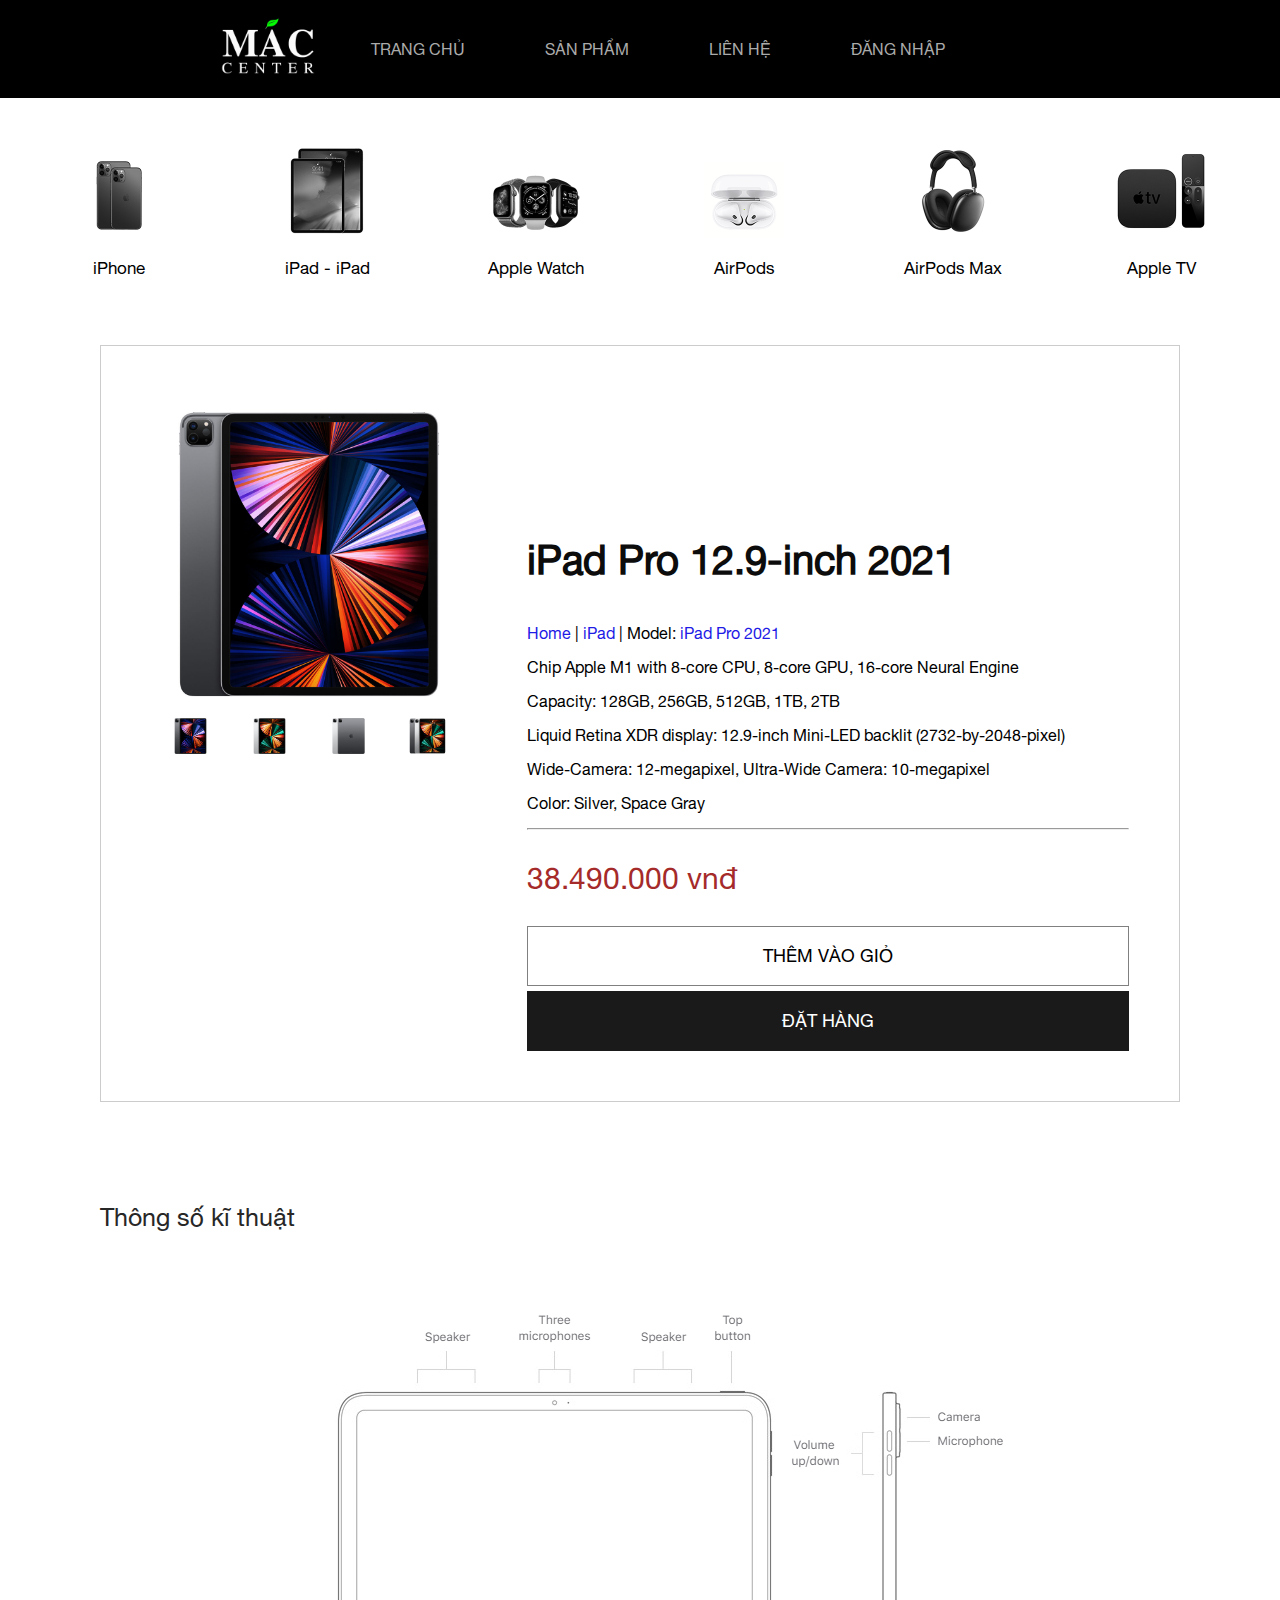
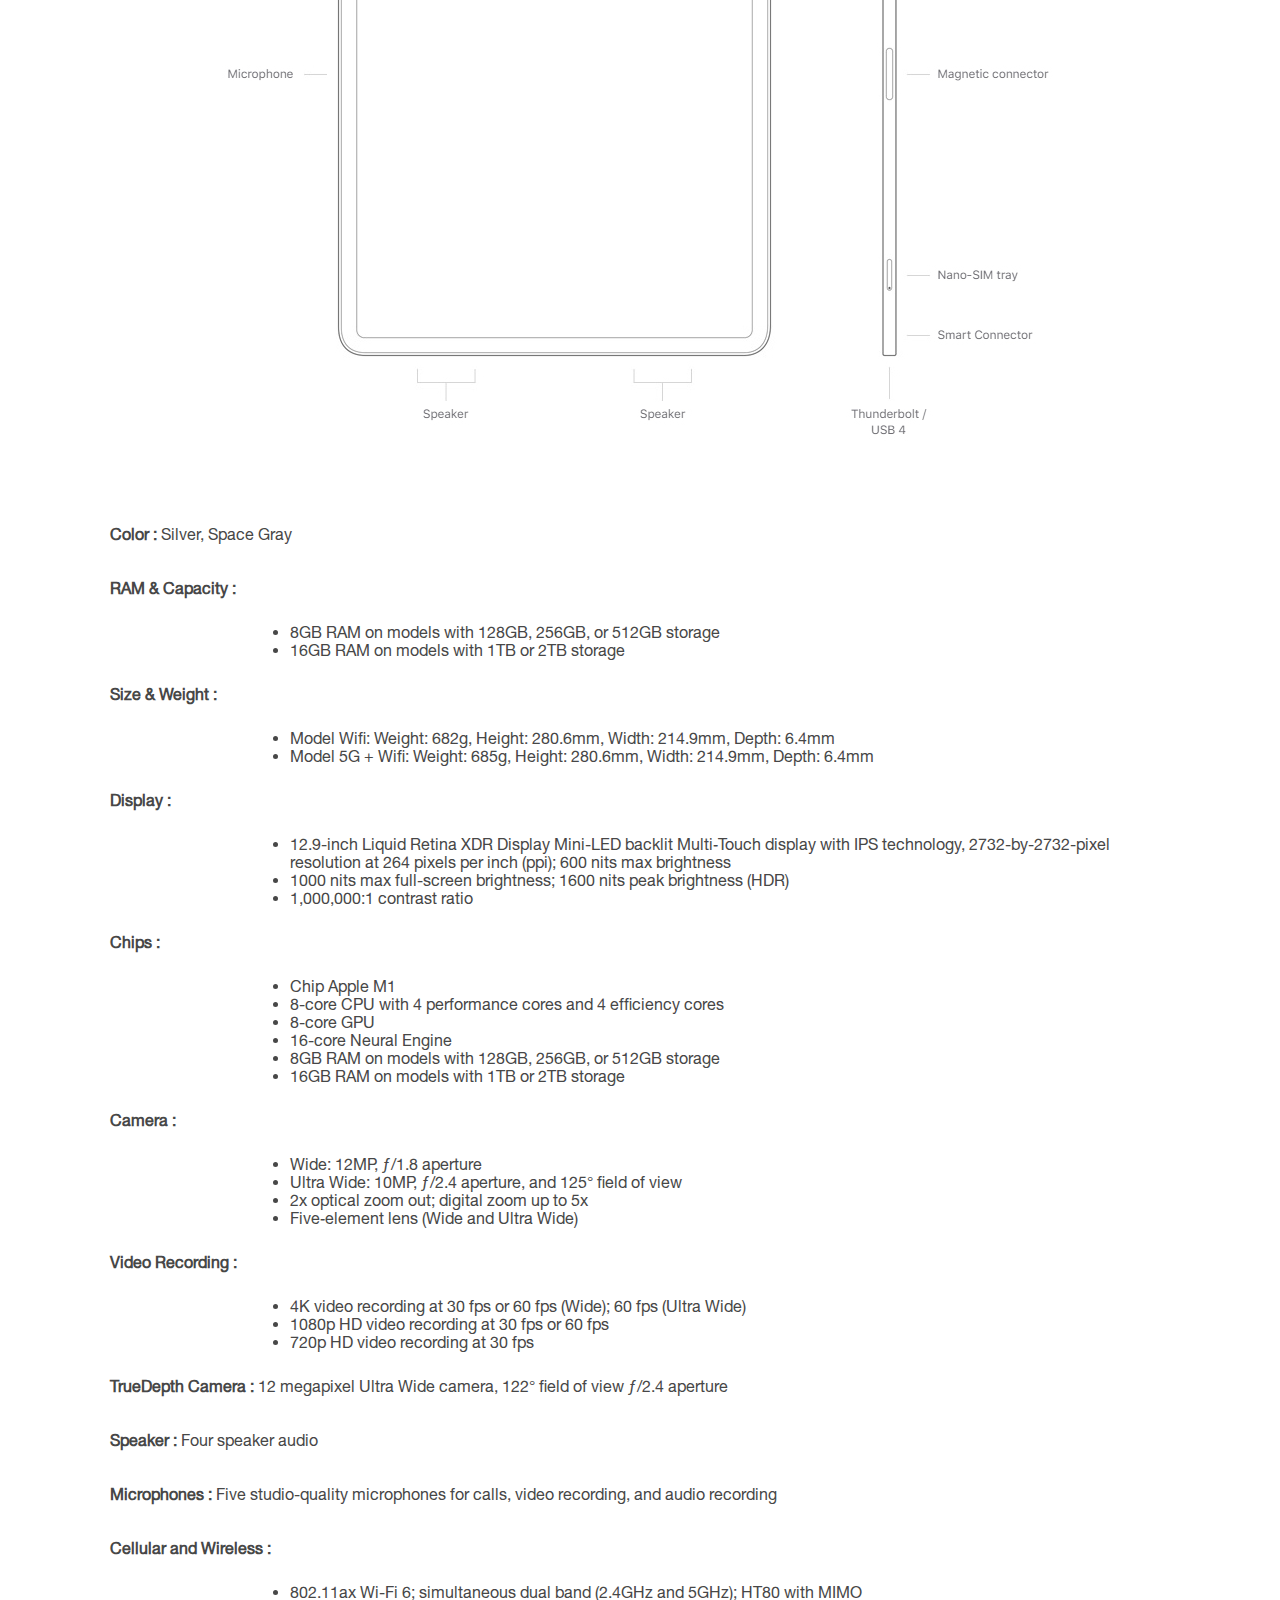
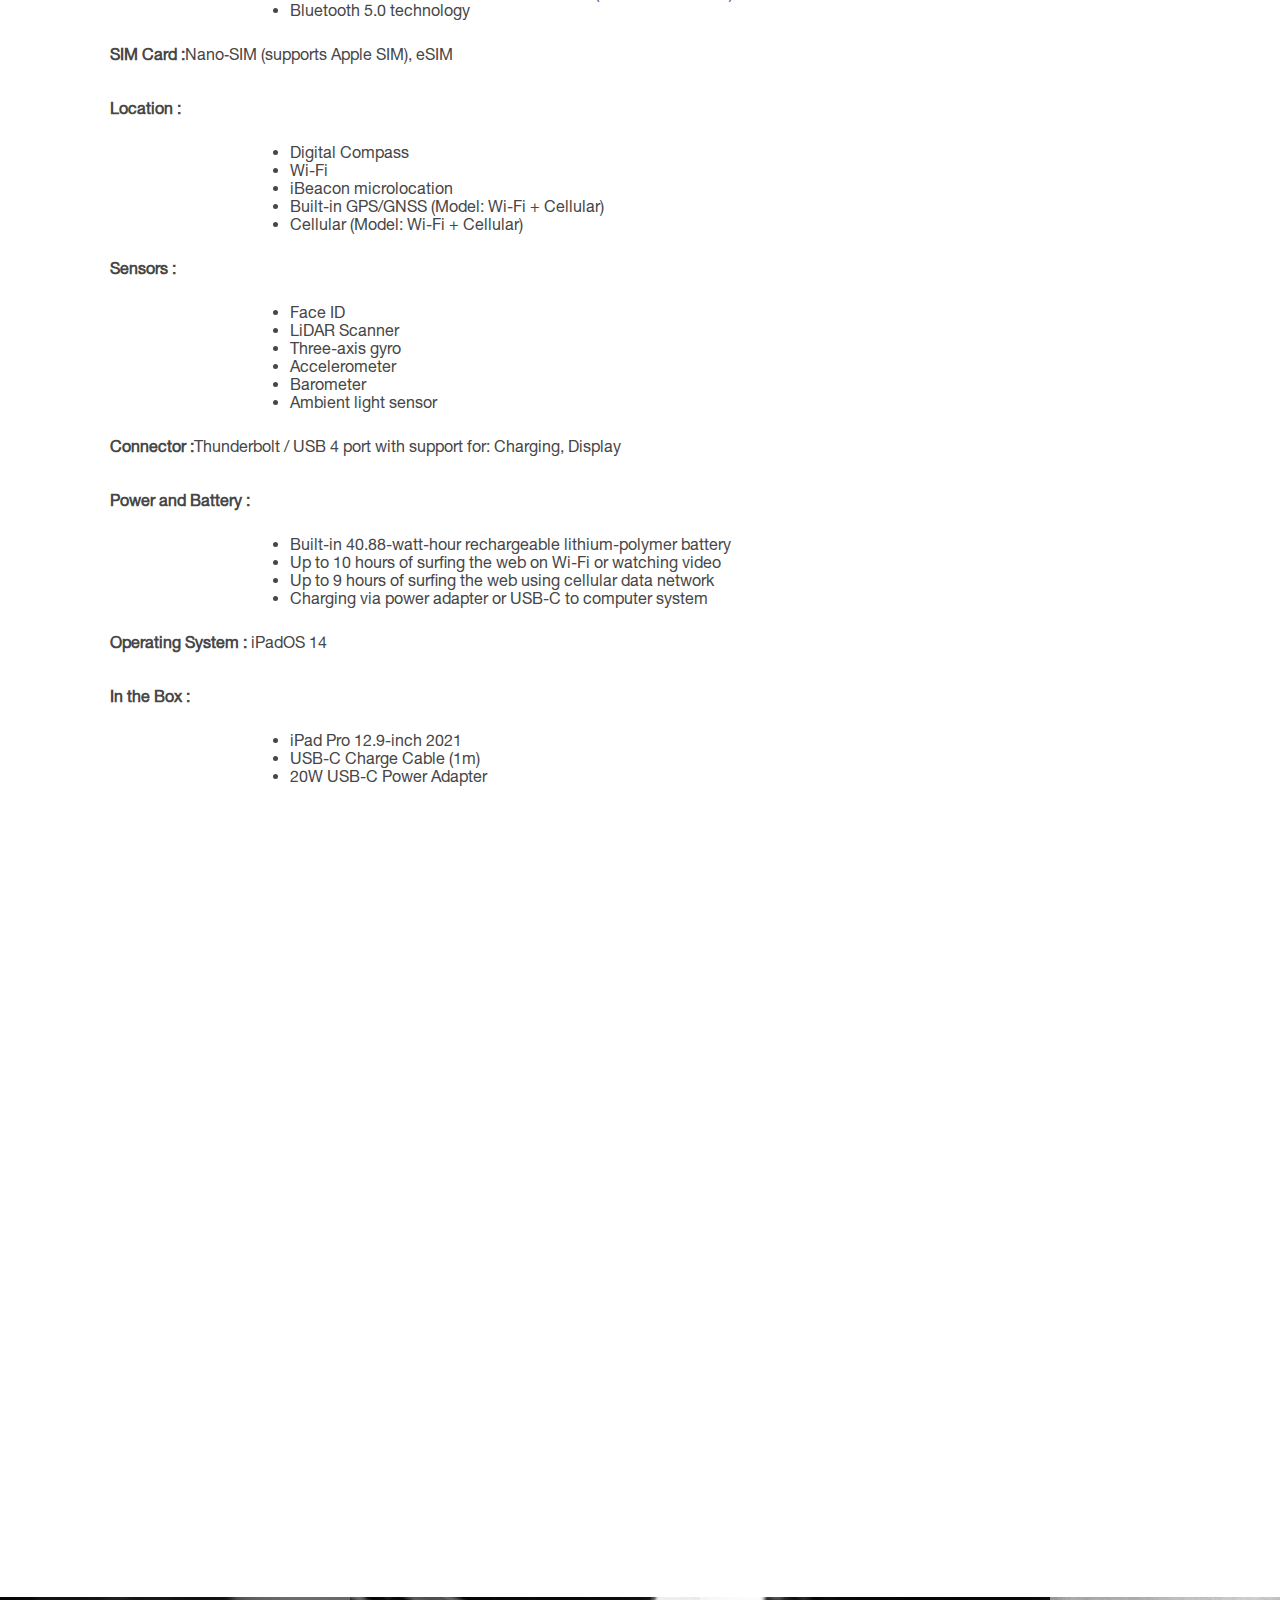
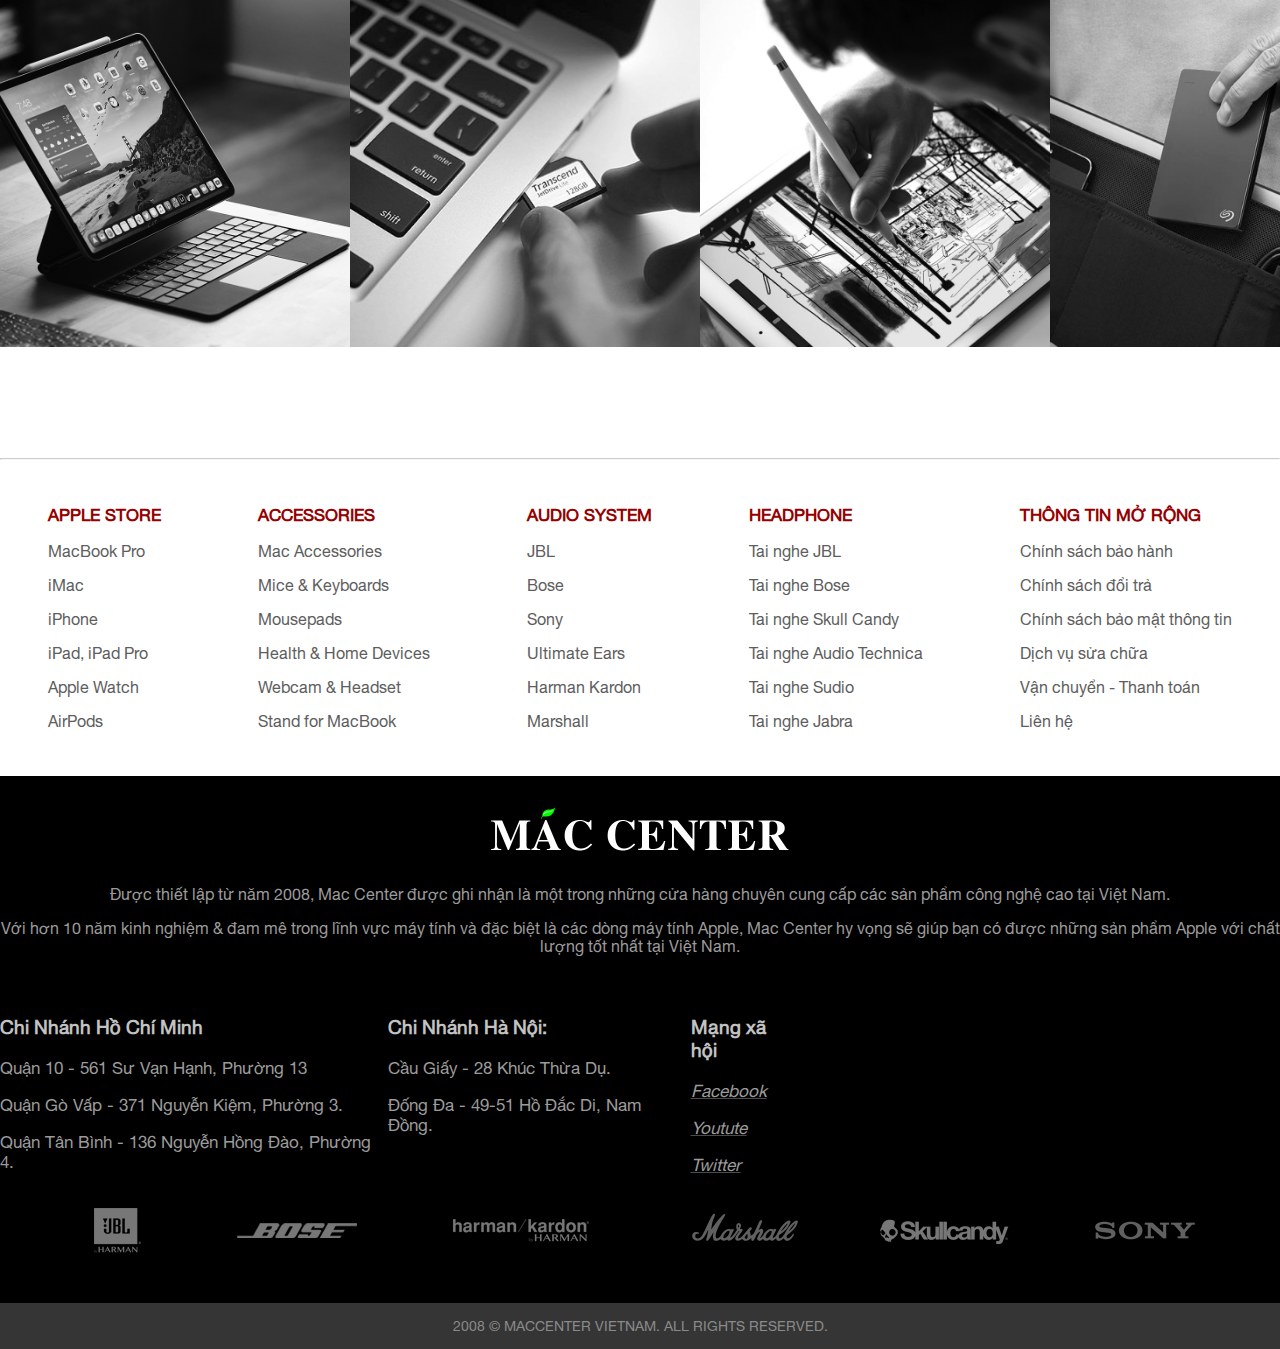
<file: chitietsp17.html>
<!DOCTYPE html>
<html>
    <head>
        <title>Mac Center</title>
        <link href="https://www.freepnglogos.com/uploads/apple-logo-png/image-apple-logo-trubetskoy-fisher-wiki-8.png" rel="shortcut icon">
        <link rel="stylesheet" type="text/css" href="chitietsp17.css"/> <!--liên kết file ccs-->
        <link rel="stylesheet" href="https://pro.fontawesome.com/releases/v5.10.0/css/all.css" integrity="sha384-AYmEC3Yw5cVb3ZcuHtOA93w35dYTsvhLPVnYs9eStHfGJvOvKxVfELGroGkvsg+p" crossorigin="anonymous"/>
        <link rel="stylesheet" href="https://cdnjs.cloudflare.com/ajax/libs/animate.css/4.1.1/animate.min.css"/>
        <script src="btLon.js" crossorigin="anonymous"></script>
        <meta name="viewport" content="width=device-width, initial-scale=1">
        <script src="btLon.js" crossorigin="anonymous"></script>
        <script src="java/jquery-3.6.0.min.js"></script>
        <script>
            $(document).ready(function(){
      
              $("#gototop").hide();
      
              $(window).scroll(function(){
                if($(this).scrollTop()){
                    $("nav").css({
                        "position":"fixed",
                        "right" : 0,
                        "left":0,
                        "top" :0,
                        "z-index" :99,

                        
                    })
                }
                else{
                    $("nav").css({
                        "position":"relative",

                    })
                }
                if($(this).scrollTop() >= 50)
                    $("#gototop").show("slow")
                else
                    $("#gototop").hide("slow")
              })



              $("#gototop").click(function(){
                  $("html, body").animate({
                      scrollTop: 0
                  }, 1000);
              })
      
            })
          </script>
    </head>
    <body>
        <nav class="menuchinh">
            <div class="animate__animated animate__fadeInLeftBig">
                <div class="logo1">
                    <a href="index.html" id="logo"><img src="logo/logo.jpg"></a>
                </div>
            </div>
            <div class="animate__animated animate__fadeInDown">
                <div class="menu">
                    <ul class="menucha">
                        <li class="sub"><a href="index.html" target ="_blank" >TRANG CHỦ</a></li>
                        <li class="sub">
                            <a href="btLon2.html" target="_blank">SẢN PHẨM</a>   
                            <ul class="menu1 sub1">
                                <li><a href="btLon2.html">MACBOOK</a></li>
                                <li><a href="btLon2.html">IMAC</a></li>
                                <li><a href="btLon2.html">IPHONE</a> </li>
                                <li><a href="btLon2.html">IPAD</a> </li>
                                <li><a href="btLon2.html">AIRPODS</a> </li>
                                <li><a href="btLon2.html">APPLE WATCH</a> </li>
                            </ul>
                        </li>
                        <li class="sub">
                            <a href="btLon3.html" target="_blank" >LIÊN HỆ</a>
                            <ul class="menu1 sub1">
                                <li><a href="btLon3.html">HỖ TRỢ</a></li>
                                <li><a href="btLon6.html?">THANH TOÁN</a></li>
                            </ul>
                        </li>
                        <li class="sub"><a href="btLon1.html" target ="_blank">ĐĂNG NHẬP</a></li>
                    </ul>
                </div>
            </div>
            
            <div class="animate__animated animate__fadeInRightBig">
                <div class="iconmenu">
                    <li><a href="btLon2.html#"><i class="fas fa-search"></i></a></li>
                    <li><a href="btLon1.html"><i class="fas fa-user"></i></a></li>
                    <li><a href="btLon6.html?"><i class="fas fa-shopping-cart"></i></a></li>
                </div>
            </div>

        </nav>

        
        <label for="nav_input-mobile" class="nav_bars">
            <i class="fas fa-bars"></i>
        </label>
        <input type="checkbox" name="" class="nav_input" id="nav_input-mobile">
        
        <label for="nav_input-mobile" class="overley"></label>

        <div class="nav_mobile">
            <label for="nav_input-mobile" class="nav_close">
                <i class="fas fa-times"></i>
            </label>
            
            <ul class="nav_mobile-list">
                <li>
                    <a class="nav_logo" href="index.html"><img src="logo/logo.jpg" width="110px" height="70px"></a>
                </li>

                <li>
                    <a href="index.html" class="nav_mobile-link">TRANG CHỦ</a>
                </li>

                <li>
                    <a href="btLon2.html" class="nav_mobile-link">SẢN PHẨM</a>
                </li>

                <li>
                    <a href="btLon3.html" class="nav_mobile-link">LIÊN HỆ</a>
                </li>

                <li>
                    <a href="btLon1.html" class="nav_mobile-link">ĐĂNG NHẬP</a>
                </li>
            </ul>
        </div>

        <div id="gototop">
            <a id="go" href="javascript:;" ><i class="fas fa-chevron-up"></i></a>
        </div>


        <div class="poster">
            <div class="sp">
                    <a href="btLon2.html" target="_blank"><img src="chitietsp/poster1.jpg"/></a>
                    <p id="tensp">iPhone</p>
            </div>
            <div class="sp">
                    <a href="btLon2.html" target="_blank"><img src="chitietsp/poster2.jpg"/></a>
                    <p id="tensp">iPad - iPad</p>
            </div>
            <div class="sp">
                    <a href="btLon2.html" target="_blank"><img src="chitietsp/poster3.jpg"/></a>
                    <p id="tensp">Apple Watch</p>
            </div>

            <div class="sp">
                    <a href="btLon2.html" target="_blank"><img src="chitietsp/poster4.jpg"/></a>
                    <p id="tensp">AirPods</p>
            </div>

            <div class="sp">
                    <a href="btLon2.html" target="_blank"><img src="chitietsp/poster5.jpg"/></a>
                    <p id="tensp">AirPods Max</p>
            </div>

            <div class="sp">
                    <a href="btLon2.html" target="_blank"><img src="chitietsp/poster6.jpg"/></a>
                    <p id="tensp">Apple TV</p>
            </div>
        </div>

        <div class="chitiet">
            <div class="image">
                <img src="chitietsp/sp17_1.jpg" id="mainImg" onclick="zoomImg(this)" />
                <div class="thumb">
                    <div><img src="chitietsp/sp17_1.jpg" onclick="changeImage(this)" /></div>
                    <div><img src="chitietsp/sp17_2.jpg" onclick="changeImage(this)" /></div>
                    <div><img src="chitietsp/sp17_3.jpg" onclick="changeImage(this)"/></div>
                    <div><img src="chitietsp/sp17_4.jpg" onclick="changeImage(this)"/></div>                 
                </div>
                <div id="boder">
                    <span id="close-icon"><i class="fas fa-times"></i></span>
                    <img id="imageZoom"/>
                </div>
            </div>
            <div class="textchinh">
                <div  class="name">
                    <h3>iPad Pro 12.9-inch 2021</h3>
                </div>
                <div class="text">
                    <p><a href="index.html">Home</a> | <a href="btLon2.html">iPad</a> | Model: <a href="btLon2.html">iPad Pro 2021</a></p>
                    <p>Chip Apple M1 with 8-core CPU, 8-core GPU, 16-core Neural Engine</p>
                    <p>Capacity: 128GB, 256GB, 512GB, 1TB, 2TB</p>   
                    <p>Liquid Retina XDR display: 12.9-inch Mini-LED backlit (2732-by-2048-pixel)</p>
                    <p>Wide-Camera: 12-megapixel, Ultra-Wide Camera: 10-megapixel</p>
                    <p>Color: Silver, Space Gray</p>
                    <hr>
                    <p id="gia">38.490.000 vnđ</p>

                    <div class="dathang_main">
                        <div class="submit" onclick="submit(this)">
                            <a href="#"><p class="mua">THÊM VÀO GIỎ</p></a>
                        </div>
                        <div class="submit1">
                            <a href="btLon6.html"><p class="mua">ĐẶT HÀNG</p></a>
                        </div>
                    </div>
                </div>
            </div>
        </div>
        <div class="chitiet1">
            <p>Thông số kĩ thuật</p>
            <div class="text-center">
                <img src="chitietsp/tsKiThuat10.jpg"/>
            </div>
            <div class=chitiet2>
                <p><b>Color :</b> Silver, Space Gray</p>
                <p><b>RAM & Capacity :</b></p>
                    <ul class="chitiet3">
                        <li>8GB RAM on models with 128GB, 256GB, or 512GB storage</li>
                        <li>16GB RAM on models with 1TB or 2TB storage</li>
                    </ul>
                <p><b>Size & Weight :</b></p>
                    <ul class="chitiet3">
                        <li>Model Wifi: Weight: 682g, Height: 280.6mm, Width: 214.9mm, Depth: 6.4mm</li>
                        <li>Model 5G + Wifi: Weight: 685g, Height: 280.6mm, Width: 214.9mm, Depth: 6.4mm</li>
                    </ul>
                <p><b>Display :</b></p>
                <ul class="chitiet3">
                    <li>12.9-inch Liquid Retina XDR Display Mini-LED backlit Multi‑Touch display with IPS technology, 2732-by-2732-pixel resolution at 264 pixels per inch (ppi); 600 nits max brightness</li>
                    <li>1000 nits max full-screen brightness; 1600 nits peak brightness (HDR)</li>
                    <li>1,000,000:1 contrast ratio</li>
                </ul>
                <p><b>Chips :</b></p>
                    <ul class="chitiet3">
                        <li>Chip Apple M1</li>
                        <li>8-core CPU with 4 performance cores and 4 efficiency cores</li>
                        <li>8-core GPU</li>
                        <li>16-core Neural Engine</li>
                        <li>8GB RAM on models with 128GB, 256GB, or 512GB storage</li>
                        <li>16GB RAM on models with 1TB or 2TB storage</li>
                    </ul>
                <p><b>Camera :</b></p>
                    <ul class="chitiet3">
                        <li>Wide: 12MP, ƒ/1.8 aperture</li>
                        <li>Ultra Wide: 10MP, ƒ/2.4 aperture, and 125° field of view</li>
                        <li>2x optical zoom out; digital zoom up to 5x</li>
                        <li>Five‑element lens (Wide and Ultra Wide)</li>
                    </ul>
                <p><b>Video Recording :</b></p>
                    <ul class="chitiet3">
                        <li>4K video recording at 30 fps or 60 fps (Wide); 60 fps (Ultra Wide)</li>
                        <li>1080p HD video recording at 30 fps or 60 fps</li>
                        <li>720p HD video recording at 30 fps</li>
                    </ul>    
                <p><b>TrueDepth Camera :</b> 12 megapixel Ultra Wide camera, 122° field of view ƒ/2.4 aperture</p>
                <p><b>Speaker :</b> Four speaker audio</p>    
                <p><b>Microphones :</b> Five studio-quality microphones for calls, video recording, and audio recording</p>
                <p><b>Cellular and Wireless :</b></p>
                    <ul class="chitiet3">
                        <li>802.11ax Wi-Fi 6; simultaneous dual band (2.4GHz and 5GHz); HT80 with MIMO</li>
                        <li>Bluetooth 5.0 technology</li>
                    </ul>
                <p><b>SIM Card :</b>Nano‑SIM (supports Apple SIM), eSIM</p>
                <p><b>Location :</b></p>
                    <ul class="chitiet3">
                        <li>Digital Compass</li>
                        <li>Wi-Fi</li>
                        <li>iBeacon microlocation</li>
                        <li>Built-in GPS/GNSS (Model: Wi-Fi + Cellular)</li>
                        <li>Cellular (Model: Wi-Fi + Cellular)</li>
                    </ul>
                <p><b>Sensors :</b></p>
                    <ul class="chitiet3">
                        <li>Face ID</li>
                        <li>LiDAR Scanner</li>
                        <li>Three-axis gyro</li>
                        <li>Accelerometer</li>
                        <li>Barometer</li>
                        <li>Ambient light sensor</li>
                    </ul>
                <p><b>Connector :</b>Thunderbolt / USB 4 port with support for: Charging, Display</p>
                <p><b>Power and Battery :</b></p>
                    <ul class="chitiet3">
                        <li>Built-in 40.88-watt-hour rechargeable lithium-polymer battery</li>
                        <li>Up to 10 hours of surfing the web on Wi-Fi or watching video</li>
                        <li>Up to 9 hours of surfing the web using cellular data network</li>
                        <li>Charging via power adapter or USB-C to computer system</li>
                    </ul>
                <p><b>Operating System :</b> iPadOS 14</p>
                <p><b>In the Box :</b></p>
                    <ul class="chitiet3">
                        <li>iPad Pro 12.9-inch 2021</li>
                        <li>USB-C Charge Cable (1m)</li>
                        <li>20W USB-C Power Adapter</li>
                    </ul>
            </div>

            <div class="image1">
                
                <iframe width="1200" height="676" src="https://www.youtube.com/embed/r_VSll0WLZE" title="YouTube video player" frameborder="0" allow="accelerometer; autoplay; clipboard-write; encrypted-media; gyroscope; picture-in-picture" allowfullscreen></iframe>
            </div>
 
        </div>

        <div class="image1">
            <div>
                <img src="chitietsp/poster7.jpg"/>
            </div>
            <div>
                <img src="chitietsp/poster8.jpg"/>
            </div>
            <div>
                <img src="chitietsp/poster9.jpg"/>
            </div>
            <div>
                <img src="chitietsp/poster10.jpg"/>
            </div>
        </div>

        <hr id="gachchan">
        <div class="note" >
            <div class="note1" >
                <p><b>APPLE STORE</b></p>
                <a href="btLon2.html"><p>MacBook Pro</p></a>
                <a href="btLon2.html"><p>iMac</p></a>
                <a href="btLon2.html"><p>iPhone</p></a>
                <a href="btLon2.html"><p>iPad, iPad Pro</p></a>
                <a href="btLon2.html"><p>Apple Watch</p></a>
                <a href="btLon2.html"><p>AirPods</p></a>
            </div>

            <div class="note1">
                <p><b>ACCESSORIES</b></p>
                <a href="btLon2.html"><p>Mac Accessories</p></a>
                <a href="btLon2.html"><p>Mice & Keyboards</p></a>
                <a href="btLon2.html"><p>Mousepads</p></a>
                <a href="btLon2.html"><p>Health & Home Devices</p></a>
                <a href="btLon2.html"><p>Webcam & Headset</p></a>
                <a href="btLon2.html"><p>Stand for MacBook</p></a>
            </div>

            <div class="note1">
                <p><b>AUDIO SYSTEM</b></p>
                <a href="btLon2.html"><p>JBL</p></a>
                <a href="btLon2.html"><p>Bose</p></a>
                <a href="btLon2.html"><p>Sony</p></a>
                <a href="btLon2.html"><p>Ultimate Ears</p></a>
                <a href="btLon2.html" ><p>Harman Kardon</p></a>
                <a href="btLon2.html"><p>Marshall</p></a>
            </div>

            
            <div class="note1">
                <p><b>HEADPHONE</b></p>
                <a href="btLon2.html"><p>Tai nghe JBL</p></a>
                <a href="btLon2.html"><p>Tai nghe Bose</p></a>
                <a href="btLon2.html"><p>Tai nghe Skull Candy</p></a>
                <a href="btLon2.html"><p>Tai nghe Audio Technica</p></a>
                <a href="btLon2.html" ><p>Tai nghe Sudio</p></a>
                <a href="btLon2.html"><p>Tai nghe Jabra</p></a>
            </div>


            <div class="note1">
                <p><b>THÔNG TIN MỞ RỘNG</b></p>
                <a href="btLon3.html"><p>Chính sách bảo hành</p></a>
                <a href="btLon3.html"><p>Chính sách đổi trả</p></a>
                <a href="btLon3.html"><p>Chính sách bảo mật thông tin</p></a>
                <a href="btLon3.html"><p>Dịch vụ sửa chữa</p></a>
                <a href="btLon3.html"><p>Vận chuyển - Thanh toán</p></a>
                <a href="btLon3.html"><p>Liên hệ</p></a>
            </div>
        </div>








        <div class="gioithieu">
            <div class=logogt1>
                <div class="logogt">
                    <img src="logo/logo_gioithieu.png" />
                </div>
                <div class="textgt">
                    <p>Được thiết lập từ năm 2008, Mac Center được ghi nhận là một trong những cửa hàng chuyên cung cấp các sản phẩm công nghệ cao tại Việt Nam.</p>
                    <p>Với hơn 10 năm kinh nghiệm & đam mê trong lĩnh vực máy tính và đặc biệt là các dòng máy tính Apple, Mac Center hy vọng sẽ giúp bạn có được những sản phẩm Apple với chất lượng tốt nhất tại Việt Nam.</p>
                </div>
            </div>
            
               
            <div class="hotro" >
                <ul class="hotro1">
                    <li>
                        <h3><i class="fas fa-map-marker-alt"></i> Chi Nhánh Hồ Chí Minh</h3>
                        <p>Quận 10 - 561 Sư Vạn Hạnh, Phường 13<br></p>
                        <p>Quận Gò Vấp - 371 Nguyễn Kiệm, Phường 3.<br></p>
                        <p>Quận Tân Bình - 136 Nguyễn Hồng Đào, Phường 4.<br></p>
                    </li>
                    
                    <li>
                        <h3><i class="fas fa-map-marker-alt"></i> Chi Nhánh Hà Nội:</h3>
                        <p>Cầu Giấy - 28 Khúc Thừa Dụ.<br></p>
                        <p>Đống Đa - 49-51 Hồ Đắc Di, Nam Đồng.<br></p>
                    </li>
                    <li>
                        <h3> Mạng xã hội</h3>
                        <p><a href="https://www.facebook.com/apple/" target ="_blank" style="color:rgb(75, 75, 75);"><i class="fab fa-facebook"> Facebook </i><br></a></p>
                        <p><a href="https://www.youtube.com/user/Apple" target ="_blank" style="color:rgb(75, 75, 75);"><i class="fab fa-youtube"> Youtute </i><br></a></p>
                        <p><a href="https://twitter.com/apple" target ="_blank" style="color:rgb(75, 75, 75);"><i class="fab fa-twitter-square"> Twitter </i><br></a></p>
                    </li>
                    <li>
                        <iframe src="https://www.google.com/maps/embed?pb=!1m18!1m12!1m3!1d3918.9356596756434!2d106.67562481481599!3d10.816235861415189!2m3!1f0!2f0!3f0!3m2!1i1024!2i768!4f13.1!3m3!1m2!1s0x317528e19559e523%3A0x8e4133bdb1373cc9!2zMzcxIE5ndXnhu4VuIEtp4buHbSwgUGjGsOG7nW5nIDMsIEfDsiBW4bqlcCwgVGjDoG5oIHBo4buRIEjhu5MgQ2jDrSBNaW5oLCBWaeG7h3QgTmFt!5e0!3m2!1svi!2s!4v1628511888924!5m2!1svi!2s" width="484" height="180" style="border:0;" allowfullscreen="" loading="lazy"></iframe>
                    </li>
                </ul>

                <div class="icongt">
                    <div class="i1"><img src="logo/logo_gt1.png"/></div>
                    <div class="i1"><img src="logo/logo_gt2.png"/></div>
                    <div class="i1"><img src="logo/logo_gt3.png"/></div>
                    <div class="i2"><img src="logo/logo_gt4.png"/></div>
                    <div class="i2"><img src="logo/logo_gt5.png"/></div>
                    <div class="i2"><img src="logo/logo_gt6.png"/></div>
                </div>
            </div>
        </div>

        <div class="last">
            <p>2008 © MACCENTER VIETNAM. ALL RIGHTS RESERVED.</p>
        </div>
    </body>
</html>
</file>
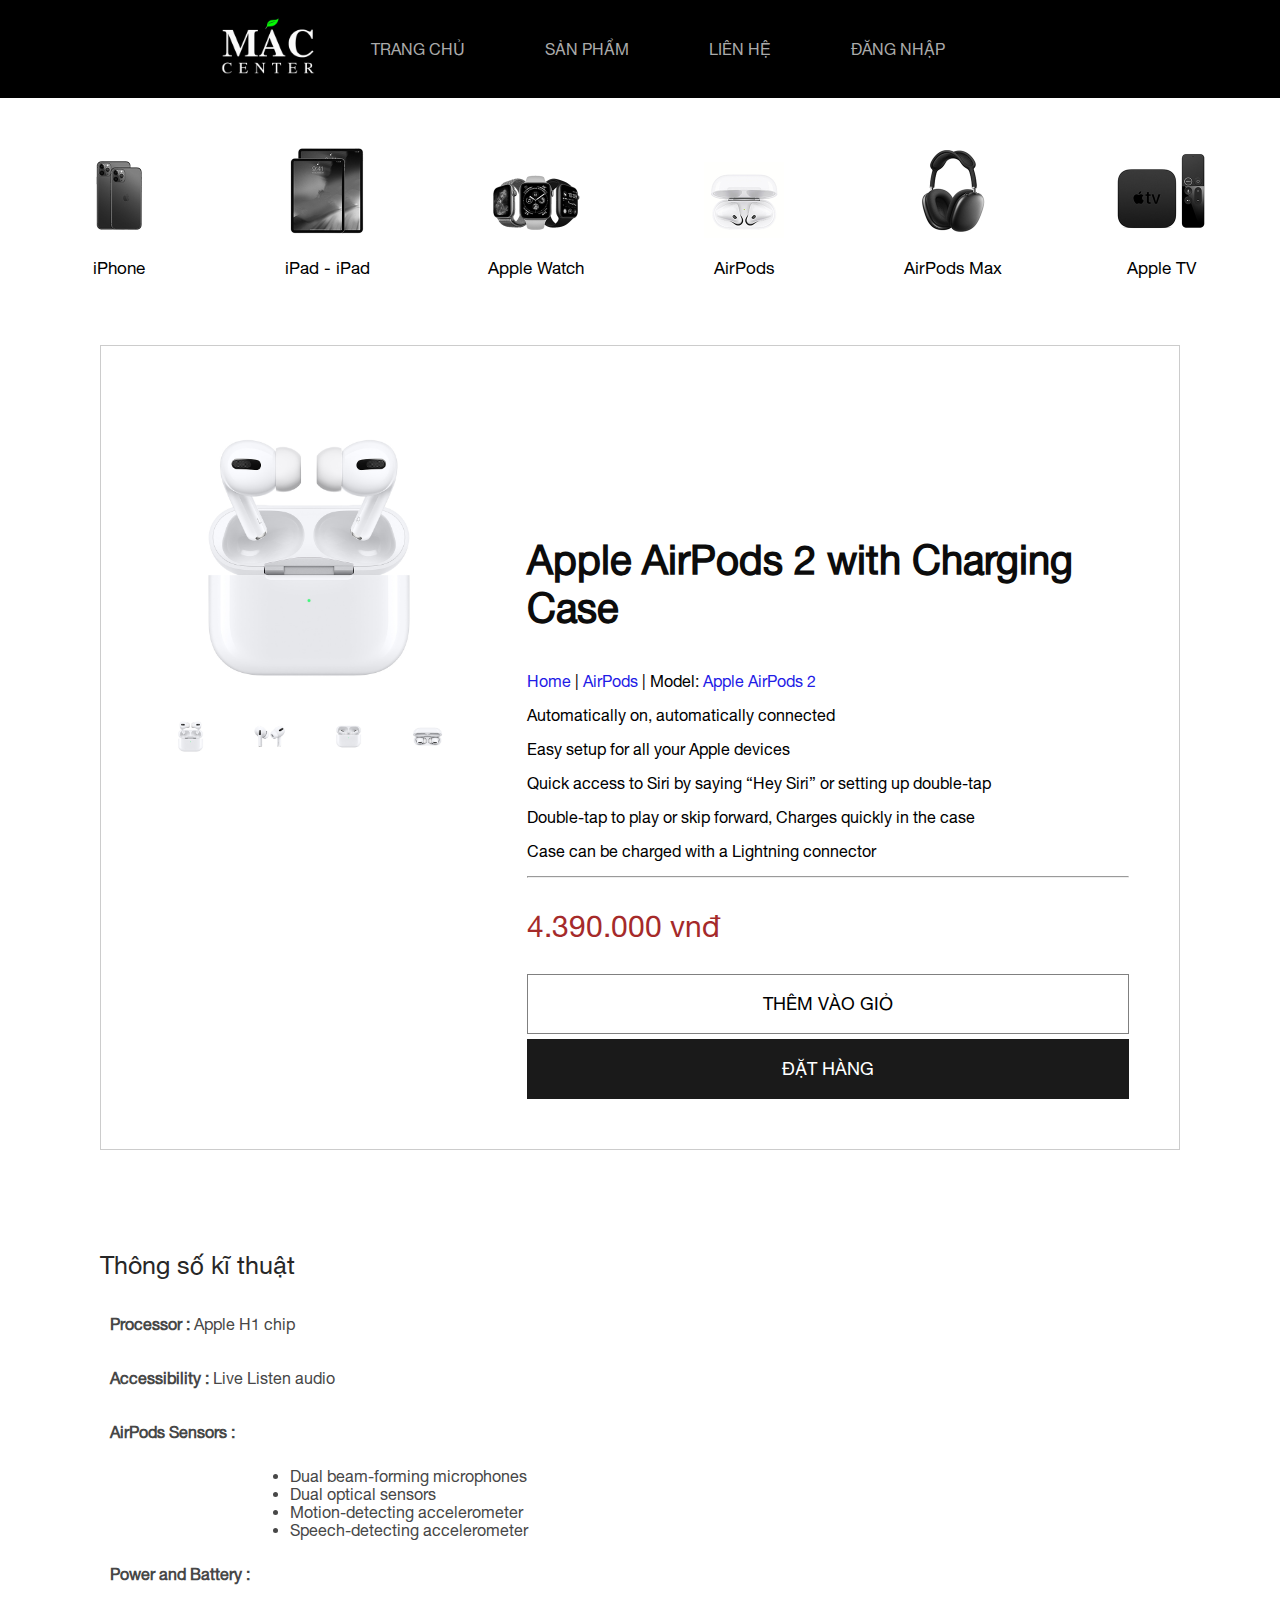
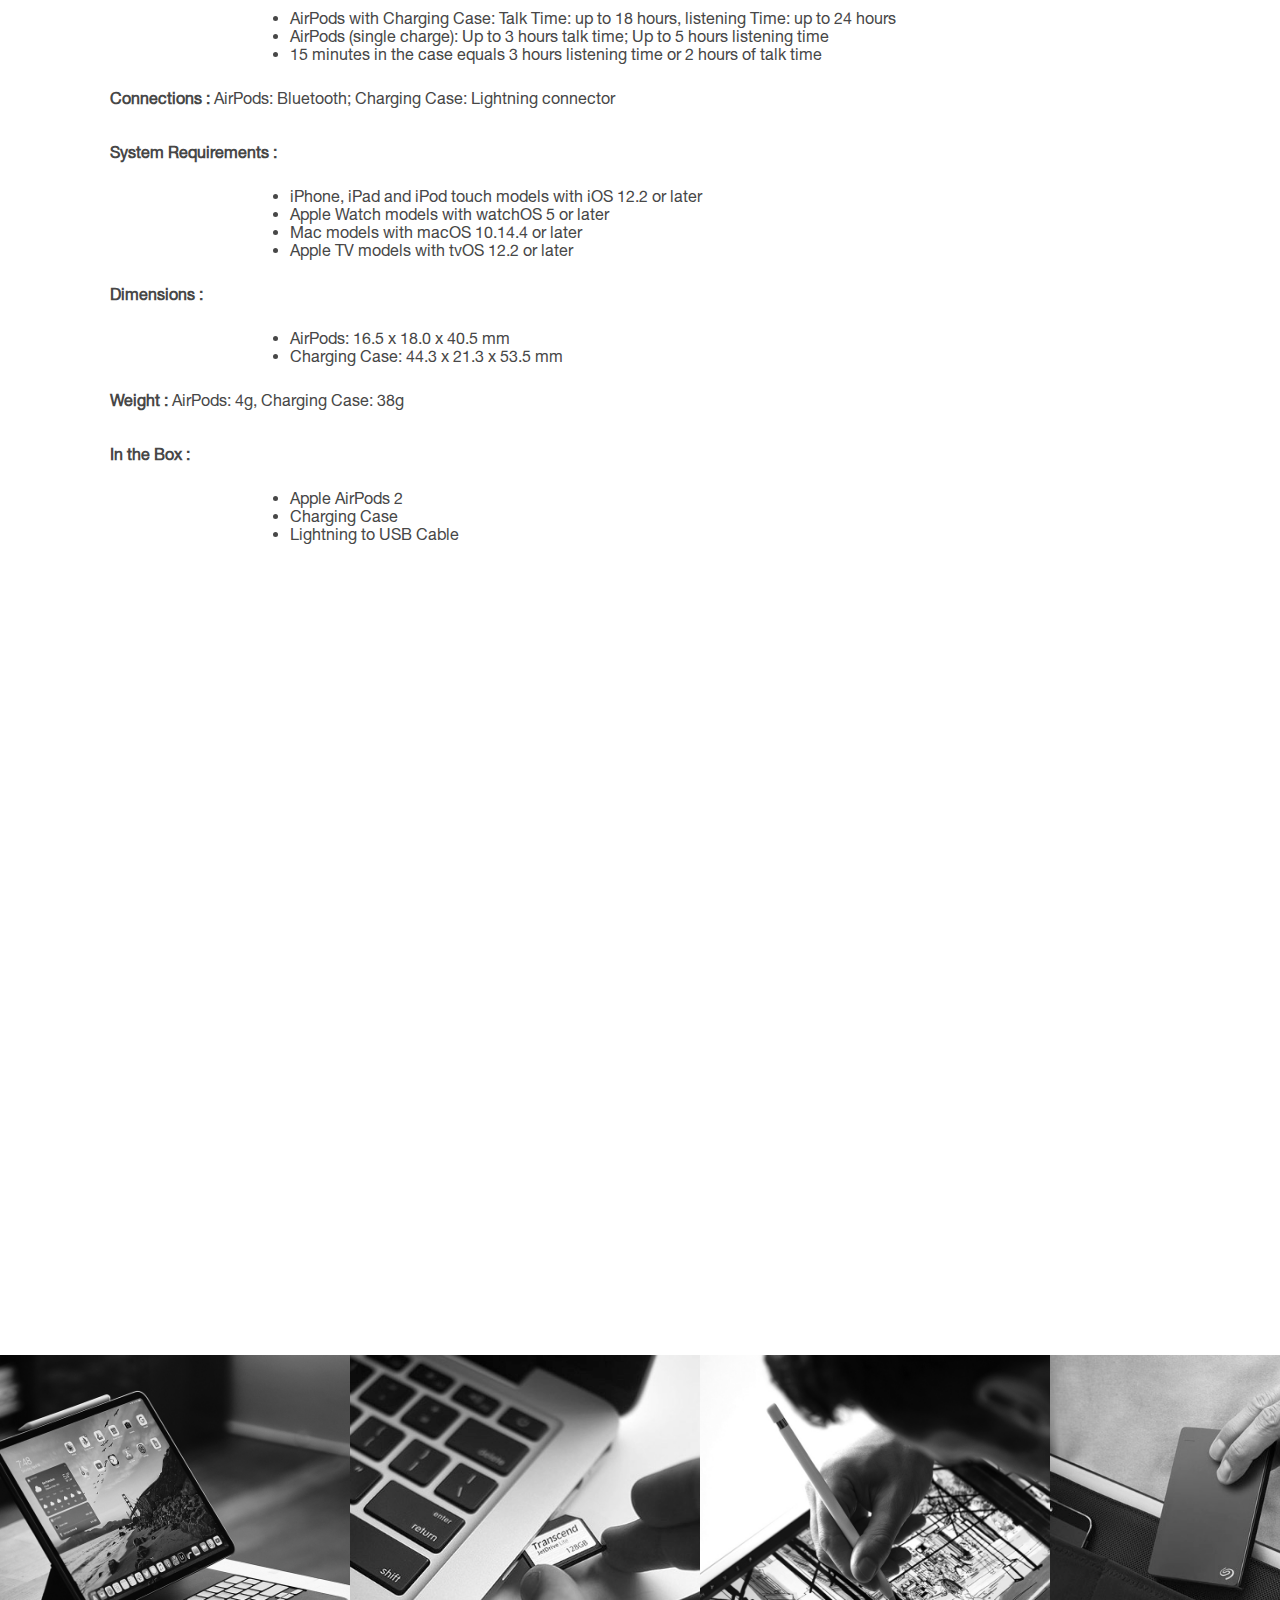
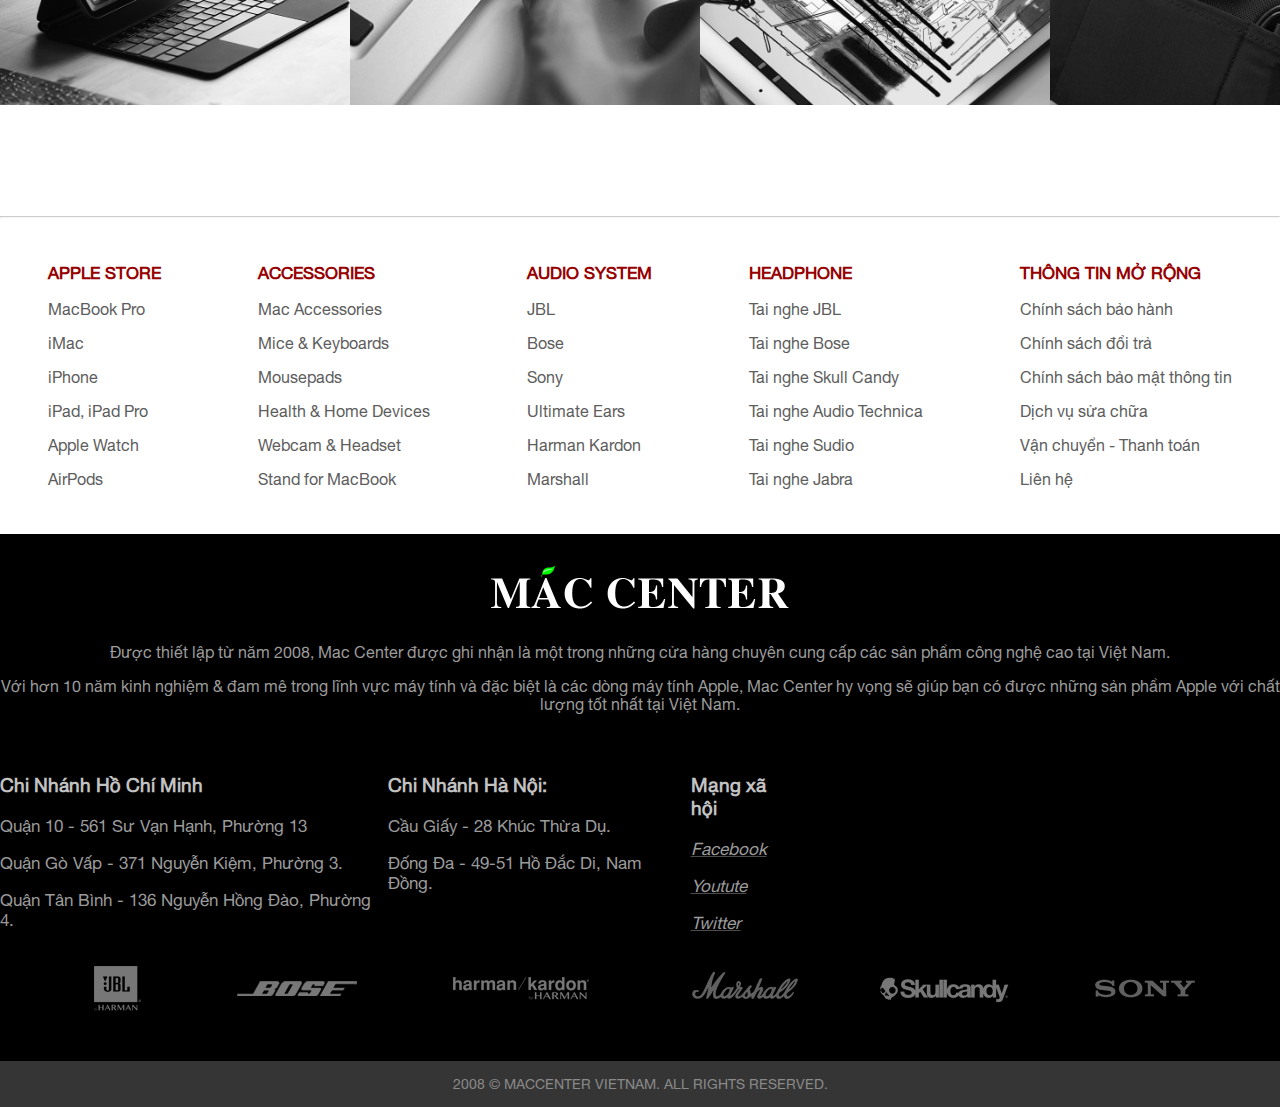
<file: chitietsp21.html>
<!DOCTYPE html>
<html>
    <head>
        <title>Mac Center</title>
        <link href="https://www.freepnglogos.com/uploads/apple-logo-png/image-apple-logo-trubetskoy-fisher-wiki-8.png" rel="shortcut icon">
        <link rel="stylesheet" type="text/css" href="chitietsp21.css"/> <!--liên kết file ccs-->
        <link rel="stylesheet" href="https://pro.fontawesome.com/releases/v5.10.0/css/all.css" integrity="sha384-AYmEC3Yw5cVb3ZcuHtOA93w35dYTsvhLPVnYs9eStHfGJvOvKxVfELGroGkvsg+p" crossorigin="anonymous"/>
        <link rel="stylesheet" href="https://cdnjs.cloudflare.com/ajax/libs/animate.css/4.1.1/animate.min.css"/>
        <script src="btLon.js" crossorigin="anonymous"></script>
        <meta name="viewport" content="width=device-width, initial-scale=1">
        <script src="btLon.js" crossorigin="anonymous"></script>
        <script src="java/jquery-3.6.0.min.js"></script>
        <script>
            $(document).ready(function(){
      
              $("#gototop").hide();
      
              $(window).scroll(function(){
                if($(this).scrollTop()){
                    $("nav").css({
                        "position":"fixed",
                        "right" : 0,
                        "left":0,
                        "top" :0,
                        "z-index" :99,

                        
                    })
                }
                else{
                    $("nav").css({
                        "position":"relative",

                    })
                }
                if($(this).scrollTop() >= 50)
                    $("#gototop").show("slow")
                else
                    $("#gototop").hide("slow")
              })



              $("#gototop").click(function(){
                  $("html, body").animate({
                      scrollTop: 0
                  }, 1000);
              })
      
            })
          </script>
    </head>
    <body>
        <nav class="menuchinh">
            <div class="animate__animated animate__fadeInLeftBig">
                <div class="logo1">
                    <a href="index.html" id="logo"><img src="logo/logo.jpg"></a>
                </div>
            </div>
            <div class="animate__animated animate__fadeInDown">
                <div class="menu">
                    <ul class="menucha">
                        <li class="sub"><a href="index.html" target ="_blank" >TRANG CHỦ</a></li>
                        <li class="sub">
                            <a href="btLon2.html" target="_blank">SẢN PHẨM</a>   
                            <ul class="menu1 sub1">
                                <li><a href="btLon2.html">MACBOOK</a></li>
                                <li><a href="btLon2.html">IMAC</a></li>
                                <li><a href="btLon2.html">IPHONE</a> </li>
                                <li><a href="btLon2.html">IPAD</a> </li>
                                <li><a href="btLon2.html">AIRPODS</a> </li>
                                <li><a href="btLon2.html">APPLE WATCH</a> </li>
                            </ul>
                        </li>
                        <li class="sub">
                            <a href="btLon3.html" target="_blank" >LIÊN HỆ</a>
                            <ul class="menu1 sub1">
                                <li><a href="btLon3.html">HỖ TRỢ</a></li>
                                <li><a href="btLon6.html?">THANH TOÁN</a></li>
                            </ul>
                        </li>
                        <li class="sub"><a href="btLon1.html" target ="_blank">ĐĂNG NHẬP</a></li>
                    </ul>
                </div>
            </div>
            
            <div class="animate__animated animate__fadeInRightBig">
                <div class="iconmenu">
                    <li><a href="btLon2.html"><i class="fas fa-search"></i></a></li>
                    <li><a href="btLon1.html"><i class="fas fa-user"></i></a></li>
                    <li><a href="btLon6.html"><i class="fas fa-shopping-cart"></i></a></li>
                </div>
            </div>

        </nav>

        
        <label for="nav_input-mobile" class="nav_bars">
            <i class="fas fa-bars"></i>
        </label>
        <input type="checkbox" name="" class="nav_input" id="nav_input-mobile">
        
        <label for="nav_input-mobile" class="overley"></label>

        <div class="nav_mobile">
            <label for="nav_input-mobile" class="nav_close">
                <i class="fas fa-times"></i>
            </label>
            
            <ul class="nav_mobile-list">
                <li>
                    <a class="nav_logo" href="index.html"><img src="logo/logo.jpg" width="110px" height="70px"></a>
                </li>

                <li>
                    <a href="index.html" class="nav_mobile-link">TRANG CHỦ</a>
                </li>

                <li>
                    <a href="btLon2.html" class="nav_mobile-link">SẢN PHẨM</a>
                </li>

                <li>
                    <a href="btLon3.html" class="nav_mobile-link">LIÊN HỆ</a>
                </li>

                <li>
                    <a href="btLon1.html" class="nav_mobile-link">ĐĂNG NHẬP</a>
                </li>
            </ul>
        </div>

        <div id="gototop">
            <a id="go" href="javascript:;" ><i class="fas fa-chevron-up"></i></a>
        </div>


        <div class="poster">
            <div class="sp">
                    <a href="btLon2.html" target="_blank"><img src="chitietsp/poster1.jpg"/></a>
                    <p id="tensp">iPhone</p>
            </div>
            <div class="sp">
                    <a href="btLon2.html" target="_blank"><img src="chitietsp/poster2.jpg"/></a>
                    <p id="tensp">iPad - iPad</p>
            </div>
            <div class="sp">
                    <a href="btLon2.html" target="_blank"><img src="chitietsp/poster3.jpg"/></a>
                    <p id="tensp">Apple Watch</p>
            </div>

            <div class="sp">
                    <a href="btLon2.html" target="_blank"><img src="chitietsp/poster4.jpg"/></a>
                    <p id="tensp">AirPods</p>
            </div>

            <div class="sp">
                    <a href="btLon2.html" target="_blank"><img src="chitietsp/poster5.jpg"/></a>
                    <p id="tensp">AirPods Max</p>
            </div>

            <div class="sp">
                    <a href="btLon2.html" target="_blank"><img src="chitietsp/poster6.jpg"/></a>
                    <p id="tensp">Apple TV</p>
            </div>
        </div>

        <div class="chitiet">
            <div class="image">
                <img src="chitietsp/sp21_1.jpg" id="mainImg" onclick="zoomImg(this)" />
                <div class="thumb">
                    <div><img src="chitietsp/sp21_1.jpg" onclick="changeImage(this)" /></div>
                    <div><img src="chitietsp/sp21_2.jpg" onclick="changeImage(this)" /></div>
                    <div><img src="chitietsp/sp21_3.jpg" onclick="changeImage(this)" /></div>
                    <div><img src="chitietsp/sp21_4.jpg" onclick="changeImage(this)" /></div>
                </div>
                <div id="boder">
                    <span id="close-icon"><i class="fas fa-times"></i></span>
                    <img id="imageZoom"/>
                </div>
            </div>
            <div class="textchinh">
                <div  class="name">
                    <h3>Apple AirPods 2 with Charging Case</h3>
                </div>
                <div class="text">
                    <p><a href="index.html#demo">Home</a> | <a href="btLon2.html">AirPods</a> | Model: <a href="btLon2.html">Apple AirPods 2</a></p>
                    <p>Automatically on, automatically connected</p>
                    <p>Easy setup for all your Apple devices</p>   
                    <p>Quick access to Siri by saying “Hey Siri” or setting up double-tap</p>
                    <p>Double-tap to play or skip forward, Charges quickly in the case</p>
                    <p>Case can be charged with a Lightning connector</p>
                    <hr>
                    <p id="gia">4.390.000 vnđ</p>

                    <div class="dathang_main">
                        <div class="submit" onclick="submit(this)">
                            <a href="#"><p class="mua">THÊM VÀO GIỎ</p></a>
                        </div>
                        <div class="submit1">
                            <a href="btlon6.html"><p class="mua">ĐẶT HÀNG</p></a>
                        </div>
                    </div>
                </div>
            </div>
        </div>
        <div class="chitiet1">
            <p>Thông số kĩ thuật</p>
            <div class=chitiet2>
                <p><b>Processor :</b> Apple H1 chip</p>
                <p><b>Accessibility :</b> Live Listen audio</p>
                <p><b>AirPods Sensors :</b></p>
                    <ul class="chitiet3">
                        <li>Dual beam-forming microphones</li>
                        <li>Dual optical sensors</li>
                        <li>Motion-detecting accelerometer</li>
                        <li>Speech-detecting accelerometer</li>
                    </ul>
                <p><b>Power and Battery :</b></p>
                    <ul class="chitiet3">
                        <li>AirPods with Charging Case: Talk Time: up to 18 hours, listening Time: up to 24 hours</li>
                        <li>AirPods (single charge): Up to 3 hours talk time; Up to 5 hours listening time</li>
                        <li>15 minutes in the case equals 3 hours listening time or 2 hours of talk time</li>
                    </ul>
                <p><b>Connections :</b>	AirPods: Bluetooth; Charging Case: Lightning connector</p> 
                <p><b>System Requirements : </b></p>
                <ul class="chitiet3">
                    <li>iPhone, iPad and iPod touch models with iOS 12.2 or later</li>
                    <li>Apple Watch models with watchOS 5 or later</li>
                    <li>Mac models with macOS 10.14.4 or later</li>
                    <li>Apple TV models with tvOS 12.2 or later</li>
                </ul>   
                <p><b>Dimensions :</b></p>
                    <ul class="chitiet3">
                        <li>AirPods: 16.5 x 18.0 x 40.5 mm</li>
                        <li>Charging Case: 44.3 x 21.3 x 53.5 mm</li>
                    </ul>
                <p><b>Weight :</b> AirPods: 4g, Charging Case: 38g</p>
                <p><b>In the Box :</b></p>
                    <ul class="chitiet3">
                        <li>Apple AirPods 2</li>
                        <li>Charging Case</li>
                        <li>Lightning to USB Cable</li>
                    </ul>
            </div>

            <div class="image1">
                
                <iframe width="1200" height="676" src="https://www.youtube.com/embed/BaLHthRsqQk" title="YouTube video player" frameborder="0" allow="accelerometer; autoplay; clipboard-write; encrypted-media; gyroscope; picture-in-picture" allowfullscreen></iframe>
            </div>
 
        </div>

        <div class="image1">
            <div>
                <img src="chitietsp/poster7.jpg"/>
            </div>
            <div>
                <img src="chitietsp/poster8.jpg"/>
            </div>
            <div>
                <img src="chitietsp/poster9.jpg"/>
            </div>
            <div>
                <img src="chitietsp/poster10.jpg"/>
            </div>
        </div>


        <hr id="gachchan">
        <div class="note" >
            <div class="note1" >
                <p><b>APPLE STORE</b></p>
                <a href="btLon2.html"><p>MacBook Pro</p></a>
                <a href="btLon2.html"><p>iMac</p></a>
                <a href="btLon2.html"><p>iPhone</p></a>
                <a href="btLon2.html"><p>iPad, iPad Pro</p></a>
                <a href="btLon2.html"><p>Apple Watch</p></a>
                <a href="btLon2.html"><p>AirPods</p></a>
            </div>

            <div class="note1">
                <p><b>ACCESSORIES</b></p>
                <a href="btLon2.html"><p>Mac Accessories</p></a>
                <a href="btLon2.html"><p>Mice & Keyboards</p></a>
                <a href="btLon2.html"><p>Mousepads</p></a>
                <a href="btLon2.html"><p>Health & Home Devices</p></a>
                <a href="btLon2.html"><p>Webcam & Headset</p></a>
                <a href="btLon2.html"><p>Stand for MacBook</p></a>
            </div>

            <div class="note1">
                <p><b>AUDIO SYSTEM</b></p>
                <a href="btLon2.html"><p>JBL</p></a>
                <a href="btLon2.html"><p>Bose</p></a>
                <a href="btLon2.html"><p>Sony</p></a>
                <a href="btLon2.html"><p>Ultimate Ears</p></a>
                <a href="btLon2.html" ><p>Harman Kardon</p></a>
                <a href="btLon2.html"><p>Marshall</p></a>
            </div>

            
            <div class="note1">
                <p><b>HEADPHONE</b></p>
                <a href="btLon2.html"><p>Tai nghe JBL</p></a>
                <a href="btLon2.html"><p>Tai nghe Bose</p></a>
                <a href="btLon2.html"><p>Tai nghe Skull Candy</p></a>
                <a href="btLon2.html"><p>Tai nghe Audio Technica</p></a>
                <a href="btLon2.html" ><p>Tai nghe Sudio</p></a>
                <a href="btLon2.html"><p>Tai nghe Jabra</p></a>
            </div>


            <div class="note1">
                <p><b>THÔNG TIN MỞ RỘNG</b></p>
                <a href="btLon3.html"><p>Chính sách bảo hành</p></a>
                <a href="btLon3.html"><p>Chính sách đổi trả</p></a>
                <a href="btLon3.html"><p>Chính sách bảo mật thông tin</p></a>
                <a href="btLon3.html"><p>Dịch vụ sửa chữa</p></a>
                <a href="btLon3.html"><p>Vận chuyển - Thanh toán</p></a>
                <a href="btLon3.html"><p>Liên hệ</p></a>
            </div>
        </div>








        <div class="gioithieu">
            <div class=logogt1>
                <div class="logogt">
                    <img src="logo/logo_gioithieu.png" />
                </div>
                <div class="textgt">
                    <p>Được thiết lập từ năm 2008, Mac Center được ghi nhận là một trong những cửa hàng chuyên cung cấp các sản phẩm công nghệ cao tại Việt Nam.</p>
                    <p>Với hơn 10 năm kinh nghiệm & đam mê trong lĩnh vực máy tính và đặc biệt là các dòng máy tính Apple, Mac Center hy vọng sẽ giúp bạn có được những sản phẩm Apple với chất lượng tốt nhất tại Việt Nam.</p>
                </div>
            </div>
            
               
            <div class="hotro" >
                <ul class="hotro1">
                    <li>
                        <h3><i class="fas fa-map-marker-alt"></i> Chi Nhánh Hồ Chí Minh</h3>
                        <p>Quận 10 - 561 Sư Vạn Hạnh, Phường 13<br></p>
                        <p>Quận Gò Vấp - 371 Nguyễn Kiệm, Phường 3.<br></p>
                        <p>Quận Tân Bình - 136 Nguyễn Hồng Đào, Phường 4.<br></p>
                    </li>
                    
                    <li>
                        <h3><i class="fas fa-map-marker-alt"></i> Chi Nhánh Hà Nội:</h3>
                        <p>Cầu Giấy - 28 Khúc Thừa Dụ.<br></p>
                        <p>Đống Đa - 49-51 Hồ Đắc Di, Nam Đồng.<br></p>
                    </li>
                    <li>
                        <h3> Mạng xã hội</h3>
                        <p><a href="https://www.facebook.com/apple/" target ="_blank" style="color:rgb(75, 75, 75);"><i class="fab fa-facebook"> Facebook </i><br></a></p>
                        <p><a href="https://www.youtube.com/user/Apple" target ="_blank" style="color:rgb(75, 75, 75);"><i class="fab fa-youtube"> Youtute </i><br></a></p>
                        <p><a href="https://twitter.com/apple" target ="_blank" style="color:rgb(75, 75, 75);"><i class="fab fa-twitter-square"> Twitter </i><br></a></p>
                    </li>
                    <li>
                        <iframe src="https://www.google.com/maps/embed?pb=!1m18!1m12!1m3!1d3918.9356596756434!2d106.67562481481599!3d10.816235861415189!2m3!1f0!2f0!3f0!3m2!1i1024!2i768!4f13.1!3m3!1m2!1s0x317528e19559e523%3A0x8e4133bdb1373cc9!2zMzcxIE5ndXnhu4VuIEtp4buHbSwgUGjGsOG7nW5nIDMsIEfDsiBW4bqlcCwgVGjDoG5oIHBo4buRIEjhu5MgQ2jDrSBNaW5oLCBWaeG7h3QgTmFt!5e0!3m2!1svi!2s!4v1628511888924!5m2!1svi!2s" width="484" height="180" style="border:0;" allowfullscreen="" loading="lazy"></iframe>
                    </li>
                </ul>

                <div class="icongt">
                    <div class="i1"><img src="logo/logo_gt1.png"/></div>
                    <div class="i1"><img src="logo/logo_gt2.png"/></div>
                    <div class="i1"><img src="logo/logo_gt3.png"/></div>
                    <div class="i2"><img src="logo/logo_gt4.png"/></div>
                    <div class="i2"><img src="logo/logo_gt5.png"/></div>
                    <div class="i2"><img src="logo/logo_gt6.png"/></div>
                </div>
            </div>
        </div>

        <div class="last">
            <p>2008 © MACCENTER VIETNAM. ALL RIGHTS RESERVED.</p>
        </div>
    </body>
</html>
</file>
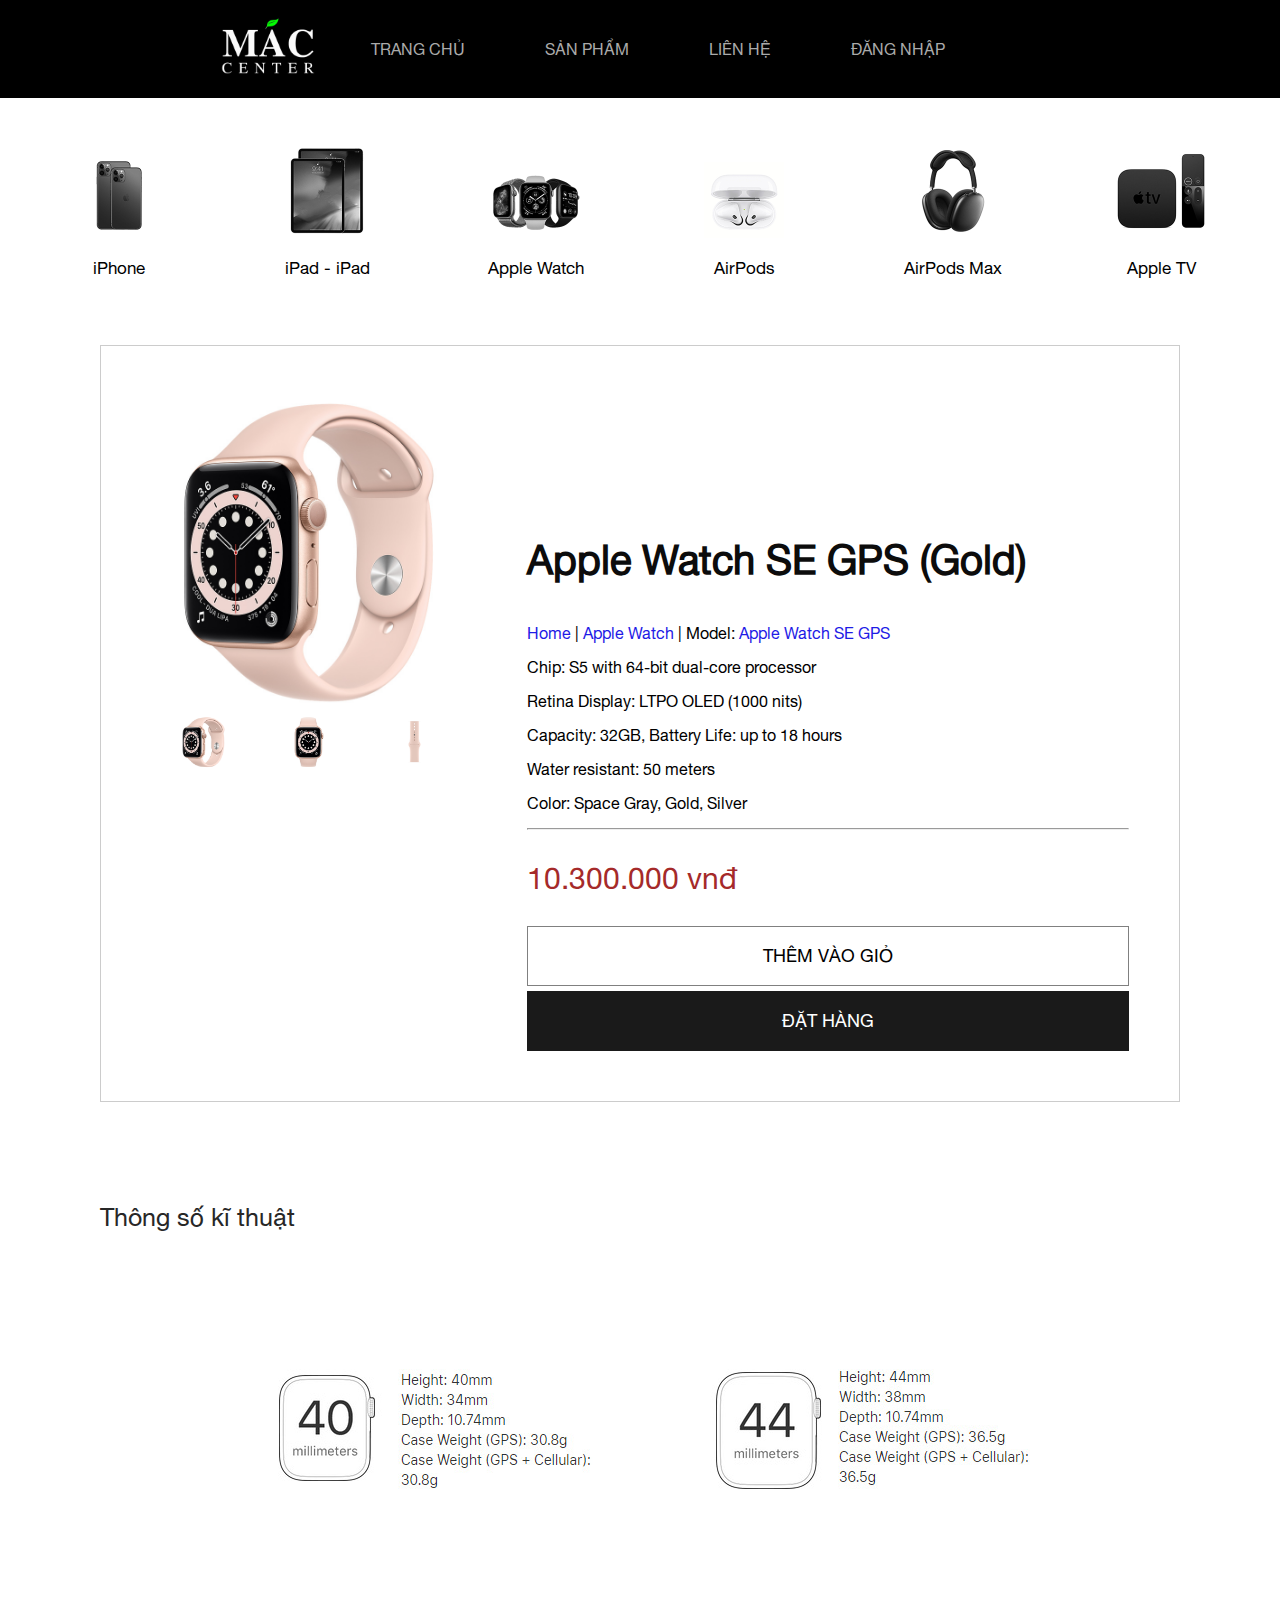
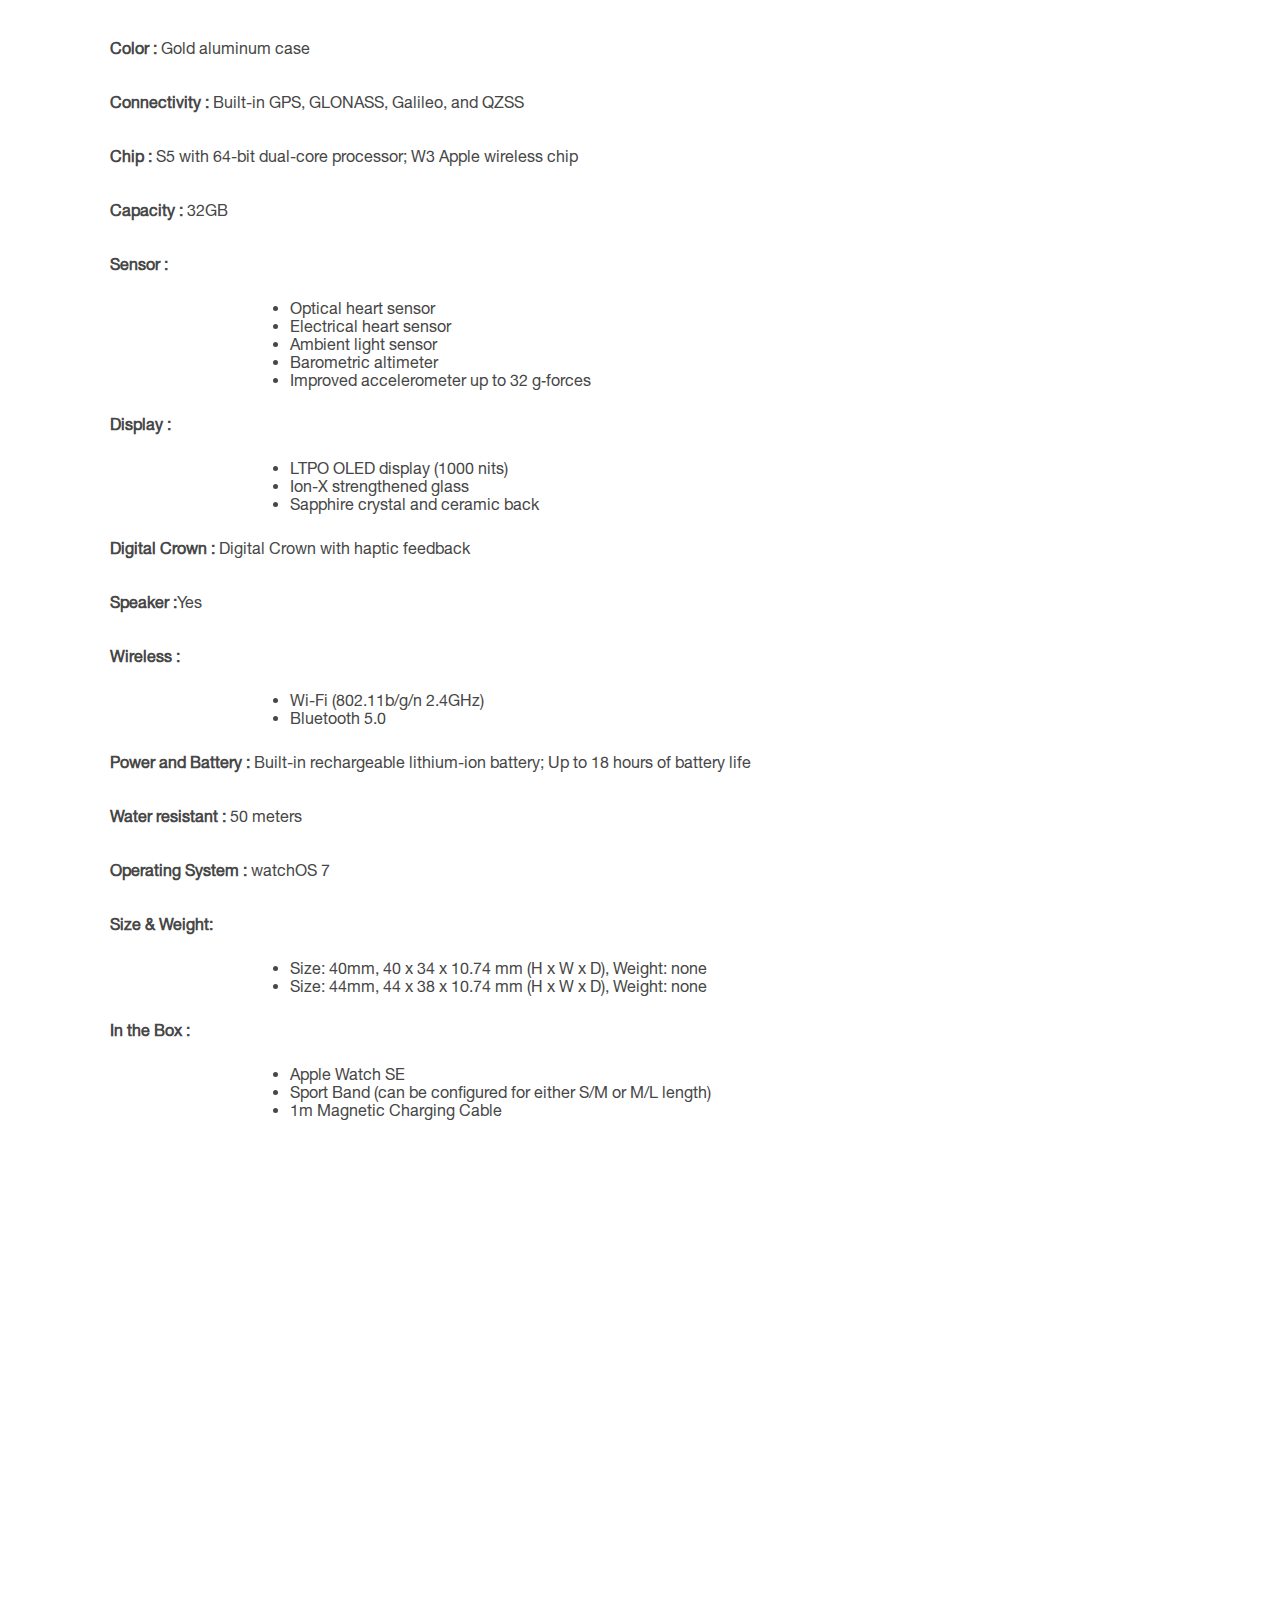
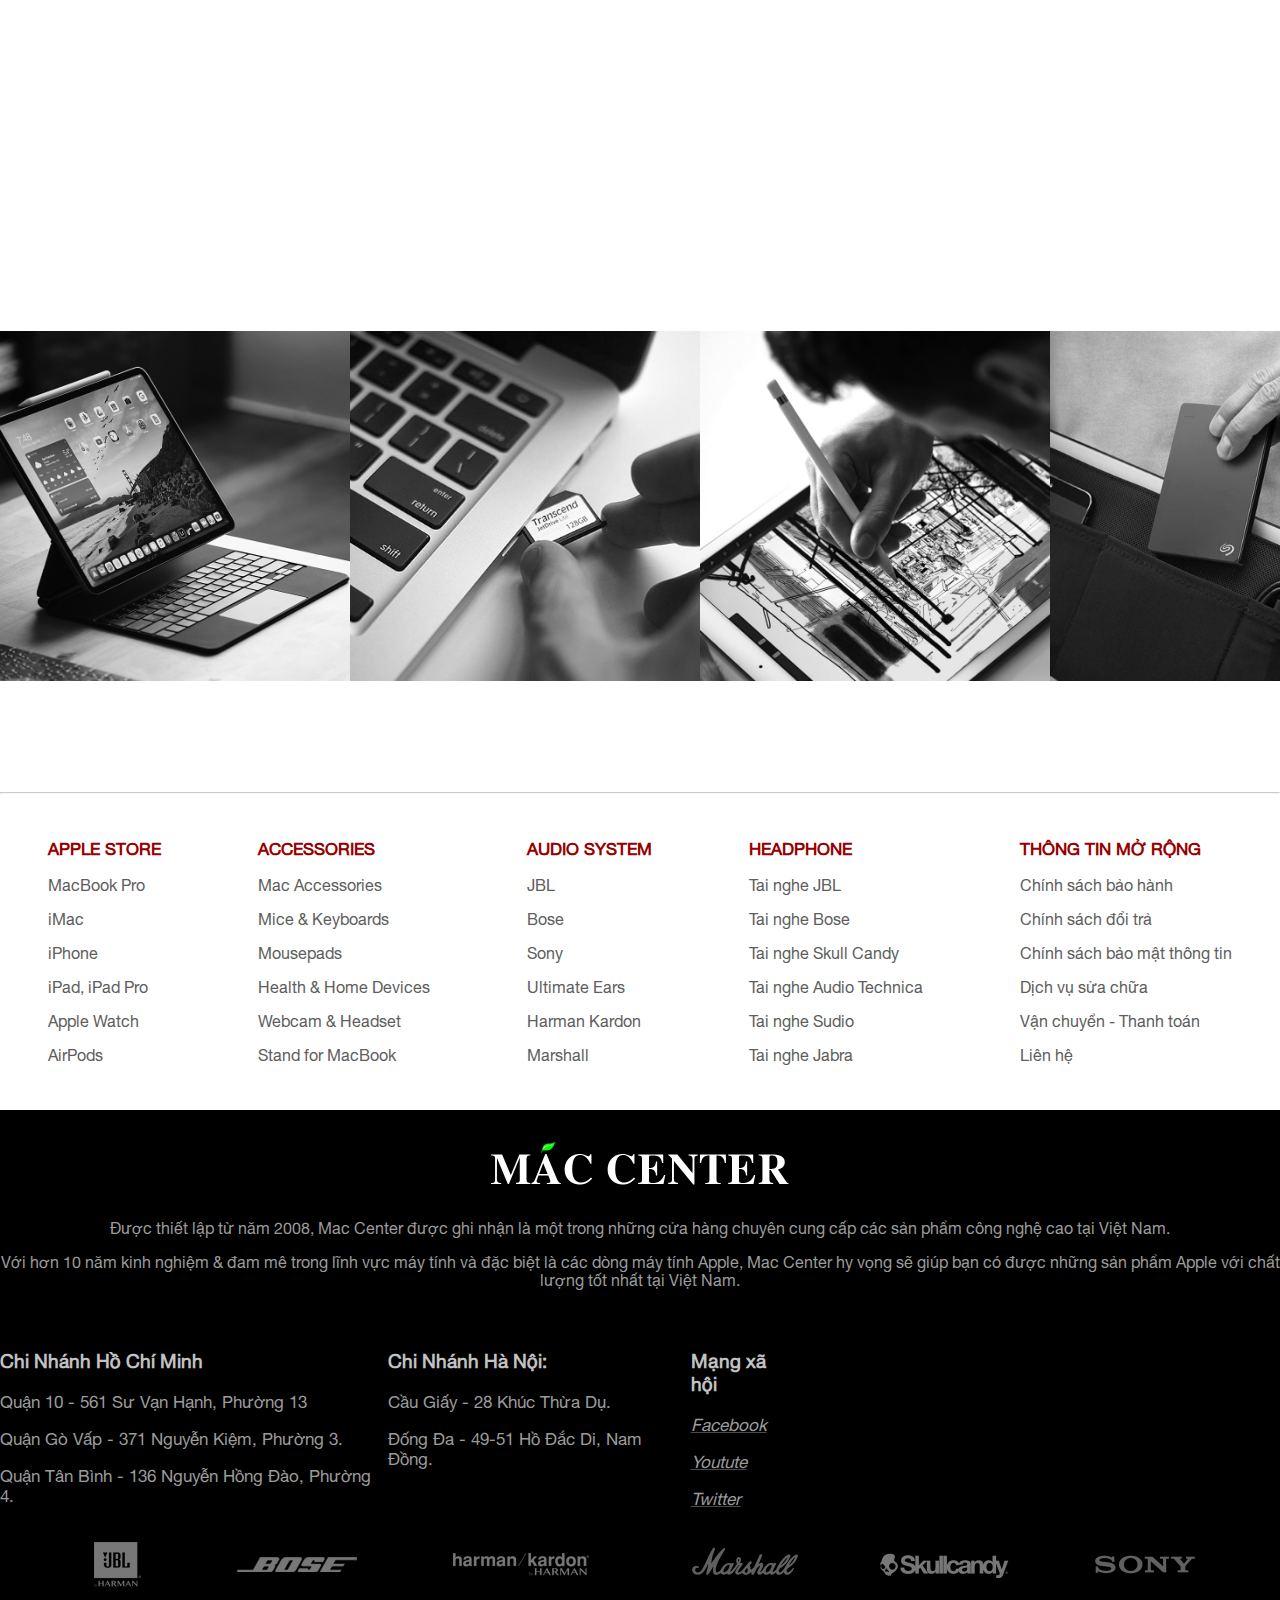
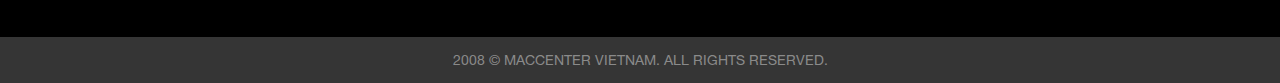
<file: chitietsp23.html>
<!DOCTYPE html>
<html>
    <head>
        <title>Mac Center</title>
        <link href="https://www.freepnglogos.com/uploads/apple-logo-png/image-apple-logo-trubetskoy-fisher-wiki-8.png" rel="shortcut icon">
        <link rel="stylesheet" type="text/css" href="chitietsp23.css"/> <!--liên kết file ccs-->
        <link rel="stylesheet" href="https://pro.fontawesome.com/releases/v5.10.0/css/all.css" integrity="sha384-AYmEC3Yw5cVb3ZcuHtOA93w35dYTsvhLPVnYs9eStHfGJvOvKxVfELGroGkvsg+p" crossorigin="anonymous"/>
        <link rel="stylesheet" href="https://cdnjs.cloudflare.com/ajax/libs/animate.css/4.1.1/animate.min.css"/>
        <script src="btLon.js" crossorigin="anonymous"></script>
        <meta name="viewport" content="width=device-width, initial-scale=1">
        <script src="btLon.js" crossorigin="anonymous"></script>
        <script src="java/jquery-3.6.0.min.js"></script>
        <script>
            $(document).ready(function(){
      
              $("#gototop").hide();
      
              $(window).scroll(function(){
                if($(this).scrollTop()){
                    $("nav").css({
                        "position":"fixed",
                        "right" : 0,
                        "left":0,
                        "top" :0,
                        "z-index" :99,

                        
                    })
                }
                else{
                    $("nav").css({
                        "position":"relative",

                    })
                }
                if($(this).scrollTop() >= 50)
                    $("#gototop").show("slow")
                else
                    $("#gototop").hide("slow")
              })



              $("#gototop").click(function(){
                  $("html, body").animate({
                      scrollTop: 0
                  }, 1000);
              })
      
            })
          </script>

    </head>
    <body>
        <nav class="menuchinh">
            <div class="animate__animated animate__fadeInLeftBig">
                <div class="logo1">
                    <a href="index.html" id="logo"><img src="logo/logo.jpg"></a>
                </div>
            </div>
            <div class="animate__animated animate__fadeInDown">
                <div class="menu">
                    <ul class="menucha">
                        <li class="sub"><a href="index.html" target ="_blank" >TRANG CHỦ</a></li>
                        <li class="sub">
                            <a href="btLon2.html" target="_blank">SẢN PHẨM</a>   
                            <ul class="menu1 sub1">
                                <li><a href="btLon2.html">MACBOOK</a></li>
                                <li><a href="btLon2.html">IMAC</a></li>
                                <li><a href="btLon2.html">IPHONE</a> </li>
                                <li><a href="btLon2.html">IPAD</a> </li>
                                <li><a href="btLon2.html">AIRPODS</a> </li>
                                <li><a href="btLon2.html">APPLE WATCH</a> </li>
                            </ul>
                        </li>
                        <li class="sub">
                            <a href="btLon3.html" target="_blank" >LIÊN HỆ</a>
                            <ul class="menu1 sub1">
                                <li><a href="btLon3.html">HỖ TRỢ</a></li>
                                <li><a href="btLon6.html">THANH TOÁN</a></li>
                            </ul>
                        </li>
                        <li class="sub"><a href="btLon1.html" target ="_blank">ĐĂNG NHẬP</a></li>
                    </ul>
                </div>
            </div>
            
            <div class="animate__animated animate__fadeInRightBig">
                <div class="iconmenu">
                    <li><a href="btLon2.html"><i class="fas fa-search"></i></a></li>
                    <li><a href="btLon1.html"><i class="fas fa-user"></i></a></li>
                    <li><a href="btLon6.html"><i class="fas fa-shopping-cart"></i></a></li>
                </div>
            </div>

        </nav>

        
        <label for="nav_input-mobile" class="nav_bars">
            <i class="fas fa-bars"></i>
        </label>
        <input type="checkbox" name="" class="nav_input" id="nav_input-mobile">
        
        <label for="nav_input-mobile" class="overley"></label>

        <div class="nav_mobile">
            <label for="nav_input-mobile" class="nav_close">
                <i class="fas fa-times"></i>
            </label>
            
            <ul class="nav_mobile-list">
                <li>
                    <a class="nav_logo" href="index.html"><img src="logo/logo.jpg" width="110px" height="70px"></a>
                </li>

                <li>
                    <a href="index.html" class="nav_mobile-link">TRANG CHỦ</a>
                </li>

                <li>
                    <a href="btLon2.html" class="nav_mobile-link">SẢN PHẨM</a>
                </li>

                <li>
                    <a href="btLon3.html" class="nav_mobile-link">LIÊN HỆ</a>
                </li>

                <li>
                    <a href="btLon1.html" class="nav_mobile-link">ĐĂNG NHẬP</a>
                </li>
            </ul>
        </div>

<div id="gototop">
            <a id="go" href="javascript:;" ><i class="fas fa-chevron-up"></i></a>
        </div>


        <div class="poster">
            <div class="sp">
                    <a href="btLon2.html" target="_blank"><img src="chitietsp/poster1.jpg"/></a>
                    <p id="tensp">iPhone</p>
            </div>
            <div class="sp">
                    <a href="btLon2.html" target="_blank"><img src="chitietsp/poster2.jpg"/></a>
                    <p id="tensp">iPad - iPad</p>
            </div>
            <div class="sp">
                    <a href="btLon2.html" target="_blank"><img src="chitietsp/poster3.jpg"/></a>
                    <p id="tensp">Apple Watch</p>
            </div>

            <div class="sp">
                    <a href="btLon2.html" target="_blank"><img src="chitietsp/poster4.jpg"/></a>
                    <p id="tensp">AirPods</p>
            </div>

            <div class="sp">
                    <a href="btLon2.html" target="_blank"><img src="chitietsp/poster5.jpg"/></a>
                    <p id="tensp">AirPods Max</p>
            </div>

            <div class="sp">
                    <a href="btLon2.html" target="_blank"><img src="chitietsp/poster6.jpg"/></a>
                    <p id="tensp">Apple TV</p>
            </div>
        </div>

        <div class="chitiet">
            <div class="image">
                <img src="chitietsp/sp23_1.jpg" id="mainImg" onclick="zoomImg(this)" />
                <div class="thumb">
                    <div><img src="chitietsp/sp23_1.jpg" onclick="changeImage(this)" /></div>
                    <div><img src="chitietsp/sp23_2.jpg" onclick="changeImage(this)" /></div>
                    <div><img src="chitietsp/sp23_3.jpg" onclick="changeImage(this)" /></div>
                </div>
                <div id="boder">
                    <span id="close-icon"><i class="fas fa-times"></i></span>
                    <img id="imageZoom"/>
                </div>
            </div>
            <div class="textchinh">
                <div  class="name">
                    <h3>Apple Watch SE GPS (Gold)</h3>
                </div>
                <div class="text">
                    <p><a href="index.html#demo">Home</a> | <a href="btLon2.html">Apple Watch</a> | Model: <a href="btLon2.html">Apple Watch SE GPS</a></p>
                    <p>Chip: S5 with 64-bit dual-core processor</p>
                    <p>Retina Display: LTPO OLED (1000 nits)</p>   
                    <p>Capacity: 32GB, Battery Life: up to 18 hours</p>
                    <p>Water resistant: 50 meters</p>
                    <p>Color: Space Gray, Gold, Silver</p>
                    <hr>
                    <p id="gia">10.300.000 vnđ</p>

                    <div class="dathang_main">
                        <div class="submit" onclick="submit(this)">
                            <a href="#"><p class="mua">THÊM VÀO GIỎ</p></a>
                        </div>
                        <div class="submit1">
                            <a href="btlon6.html"><p class="mua">ĐẶT HÀNG</p></a>
                        </div>
                    </div>
                </div>
            </div>
        </div>
        <div class="chitiet1">
            <p>Thông số kĩ thuật</p>
            <div class="text-center">
                <img src="chitietsp/tsKiThuat11.jpg"/>
            </div>
            <div class=chitiet2>
                <p><b>Color :</b> Gold aluminum case</p>
                <p><b>Connectivity :</b> Built-in GPS, GLONASS, Galileo, and QZSS</p>
                <p><b>Chip :</b> S5 with 64-bit dual-core processor; W3 Apple wireless chip</p>
                <p><b>Capacity :</b> 32GB</p>
                <p><b>Sensor :</b></p>
                    <ul class="chitiet3">
                        <li>Optical heart sensor</li>
                        <li>Electrical heart sensor</li>
                        <li>Ambient light sensor</li>
                        <li>Barometric altimeter</li>
                        <li>Improved accelerometer up to 32 g‑forces</li>
                    </ul>
                <p><b>Display :</b></p>
                    <ul class="chitiet3">
                        <li>LTPO OLED display (1000 nits)</li>
                        <li>Ion-X strengthened glass</li>
                        <li>Sapphire crystal and ceramic back</li>
                    </ul>
                <p><b>Digital Crown :</b> Digital Crown with haptic feedback</p>
                <p><b>Speaker :</b>Yes</p>
                <p><b>Wireless :</b></p>
                    <ul class="chitiet3">
                        <li>Wi-Fi (802.11b/g/n 2.4GHz)</li>
                        <li>Bluetooth 5.0</li>
                    </ul>
                <p><b>Power and Battery :</b> Built-in rechargeable lithium-ion battery; Up to 18 hours of battery life</p>
                <p><b>Water resistant :</b> 50 meters</p>    
                <p><b>Operating System :</b> watchOS 7</p>    
                <p><b>Size & Weight:</b></p>    
                <ul class="chitiet3">
                        <li>Size: 40mm, 40 x 34 x 10.74 mm (H x W x D), Weight: none</li>
                        <li>Size: 44mm, 44 x 38 x 10.74 mm (H x W x D), Weight: none</li>
                    </ul>
                <p><b>In the Box :</b></p>
                    <ul class="chitiet3">
                        <li>Apple Watch SE</li>
                        <li>Sport Band (can be configured for either S/M or M/L length)</li>
                        <li>1m Magnetic Charging Cable</li>
                    </ul>
            </div>

            <div class="image1">
                <iframe width="1200" height="676" src="https://www.youtube.com/embed/g8PVuxzuoCA" title="YouTube video player" frameborder="0" allow="accelerometer; autoplay; clipboard-write; encrypted-media; gyroscope; picture-in-picture" allowfullscreen></iframe>
            </div>
 
        </div>
            <div class="image1">
                <div>
                    <img src="chitietsp/poster7.jpg"/>
                </div>
                <div>
                    <img src="chitietsp/poster8.jpg"/>
                </div>
                <div>
                    <img src="chitietsp/poster9.jpg"/>
                </div>
                <div>
                    <img src="chitietsp/poster10.jpg"/>
                </div>
            </div>

            <hr id="gachchan">
            <div class="note" >
                <div class="note1" >
                    <p><b>APPLE STORE</b></p>
                    <a href="btLon2.html"><p>MacBook Pro</p></a>
                    <a href="btLon2.html"><p>iMac</p></a>
                    <a href="btLon2.html"><p>iPhone</p></a>
                    <a href="btLon2.html"><p>iPad, iPad Pro</p></a>
                    <a href="btLon2.html"><p>Apple Watch</p></a>
                    <a href="btLon2.html"><p>AirPods</p></a>
                </div>
    
                <div class="note1">
                    <p><b>ACCESSORIES</b></p>
                    <a href="btLon2.html"><p>Mac Accessories</p></a>
                    <a href="btLon2.html"><p>Mice & Keyboards</p></a>
                    <a href="btLon2.html"><p>Mousepads</p></a>
                    <a href="btLon2.html"><p>Health & Home Devices</p></a>
                    <a href="btLon2.html"><p>Webcam & Headset</p></a>
                    <a href="btLon2.html"><p>Stand for MacBook</p></a>
                </div>
    
                <div class="note1">
                    <p><b>AUDIO SYSTEM</b></p>
                    <a href="btLon2.html"><p>JBL</p></a>
                    <a href="btLon2.html"><p>Bose</p></a>
                    <a href="btLon2.html"><p>Sony</p></a>
                    <a href="btLon2.html"><p>Ultimate Ears</p></a>
                    <a href="btLon2.html" ><p>Harman Kardon</p></a>
                    <a href="btLon2.html"><p>Marshall</p></a>
                </div>
    
                
                <div class="note1">
                    <p><b>HEADPHONE</b></p>
                    <a href="btLon2.html"><p>Tai nghe JBL</p></a>
                    <a href="btLon2.html"><p>Tai nghe Bose</p></a>
                    <a href="btLon2.html"><p>Tai nghe Skull Candy</p></a>
                    <a href="btLon2.html"><p>Tai nghe Audio Technica</p></a>
                    <a href="btLon2.html" ><p>Tai nghe Sudio</p></a>
                    <a href="btLon2.html"><p>Tai nghe Jabra</p></a>
                </div>
    
    
                <div class="note1">
                    <p><b>THÔNG TIN MỞ RỘNG</b></p>
                    <a href="btLon3.html"><p>Chính sách bảo hành</p></a>
                    <a href="btLon3.html"><p>Chính sách đổi trả</p></a>
                    <a href="btLon3.html"><p>Chính sách bảo mật thông tin</p></a>
                    <a href="btLon3.html"><p>Dịch vụ sửa chữa</p></a>
                    <a href="btLon3.html"><p>Vận chuyển - Thanh toán</p></a>
                    <a href="btLon3.html"><p>Liên hệ</p></a>
                </div>
            </div>
    
    
    
    
    
    
    
    
            <div class="gioithieu">
                <div class=logogt1>
                    <div class="logogt">
                        <img src="logo/logo_gioithieu.png" />
                    </div>
                    <div class="textgt">
                        <p>Được thiết lập từ năm 2008, Mac Center được ghi nhận là một trong những cửa hàng chuyên cung cấp các sản phẩm công nghệ cao tại Việt Nam.</p>
                        <p>Với hơn 10 năm kinh nghiệm & đam mê trong lĩnh vực máy tính và đặc biệt là các dòng máy tính Apple, Mac Center hy vọng sẽ giúp bạn có được những sản phẩm Apple với chất lượng tốt nhất tại Việt Nam.</p>
                    </div>
                </div>
                
                   
                <div class="hotro" >
                    <ul class="hotro1">
                        <li>
                            <h3><i class="fas fa-map-marker-alt"></i> Chi Nhánh Hồ Chí Minh</h3>
                            <p>Quận 10 - 561 Sư Vạn Hạnh, Phường 13<br></p>
                            <p>Quận Gò Vấp - 371 Nguyễn Kiệm, Phường 3.<br></p>
                            <p>Quận Tân Bình - 136 Nguyễn Hồng Đào, Phường 4.<br></p>
                        </li>
                        
                        <li>
                            <h3><i class="fas fa-map-marker-alt"></i> Chi Nhánh Hà Nội:</h3>
                            <p>Cầu Giấy - 28 Khúc Thừa Dụ.<br></p>
                            <p>Đống Đa - 49-51 Hồ Đắc Di, Nam Đồng.<br></p>
                        </li>
                        <li>
                            <h3> Mạng xã hội</h3>
                            <p><a href="https://www.facebook.com/apple/" target ="_blank" style="color:rgb(75, 75, 75);"><i class="fab fa-facebook"> Facebook </i><br></a></p>
                            <p><a href="https://www.youtube.com/user/Apple" target ="_blank" style="color:rgb(75, 75, 75);"><i class="fab fa-youtube"> Youtute </i><br></a></p>
                            <p><a href="https://twitter.com/apple" target ="_blank" style="color:rgb(75, 75, 75);"><i class="fab fa-twitter-square"> Twitter </i><br></a></p>
                        </li>
                        <li>
                            <iframe src="https://www.google.com/maps/embed?pb=!1m18!1m12!1m3!1d3918.9356596756434!2d106.67562481481599!3d10.816235861415189!2m3!1f0!2f0!3f0!3m2!1i1024!2i768!4f13.1!3m3!1m2!1s0x317528e19559e523%3A0x8e4133bdb1373cc9!2zMzcxIE5ndXnhu4VuIEtp4buHbSwgUGjGsOG7nW5nIDMsIEfDsiBW4bqlcCwgVGjDoG5oIHBo4buRIEjhu5MgQ2jDrSBNaW5oLCBWaeG7h3QgTmFt!5e0!3m2!1svi!2s!4v1628511888924!5m2!1svi!2s" width="484" height="180" style="border:0;" allowfullscreen="" loading="lazy"></iframe>
                        </li>
                    </ul>
    
                    <div class="icongt">
                        <div class="i1"><img src="logo/logo_gt1.png"/></div>
                        <div class="i1"><img src="logo/logo_gt2.png"/></div>
                        <div class="i1"><img src="logo/logo_gt3.png"/></div>
                        <div class="i2"><img src="logo/logo_gt4.png"/></div>
                        <div class="i2"><img src="logo/logo_gt5.png"/></div>
                        <div class="i2"><img src="logo/logo_gt6.png"/></div>
                    </div>
                </div>
            </div>

            <div class="last">
                <p>2008 © MACCENTER VIETNAM. ALL RIGHTS RESERVED.</p>
			</div>
    </body>
</html>
</file>
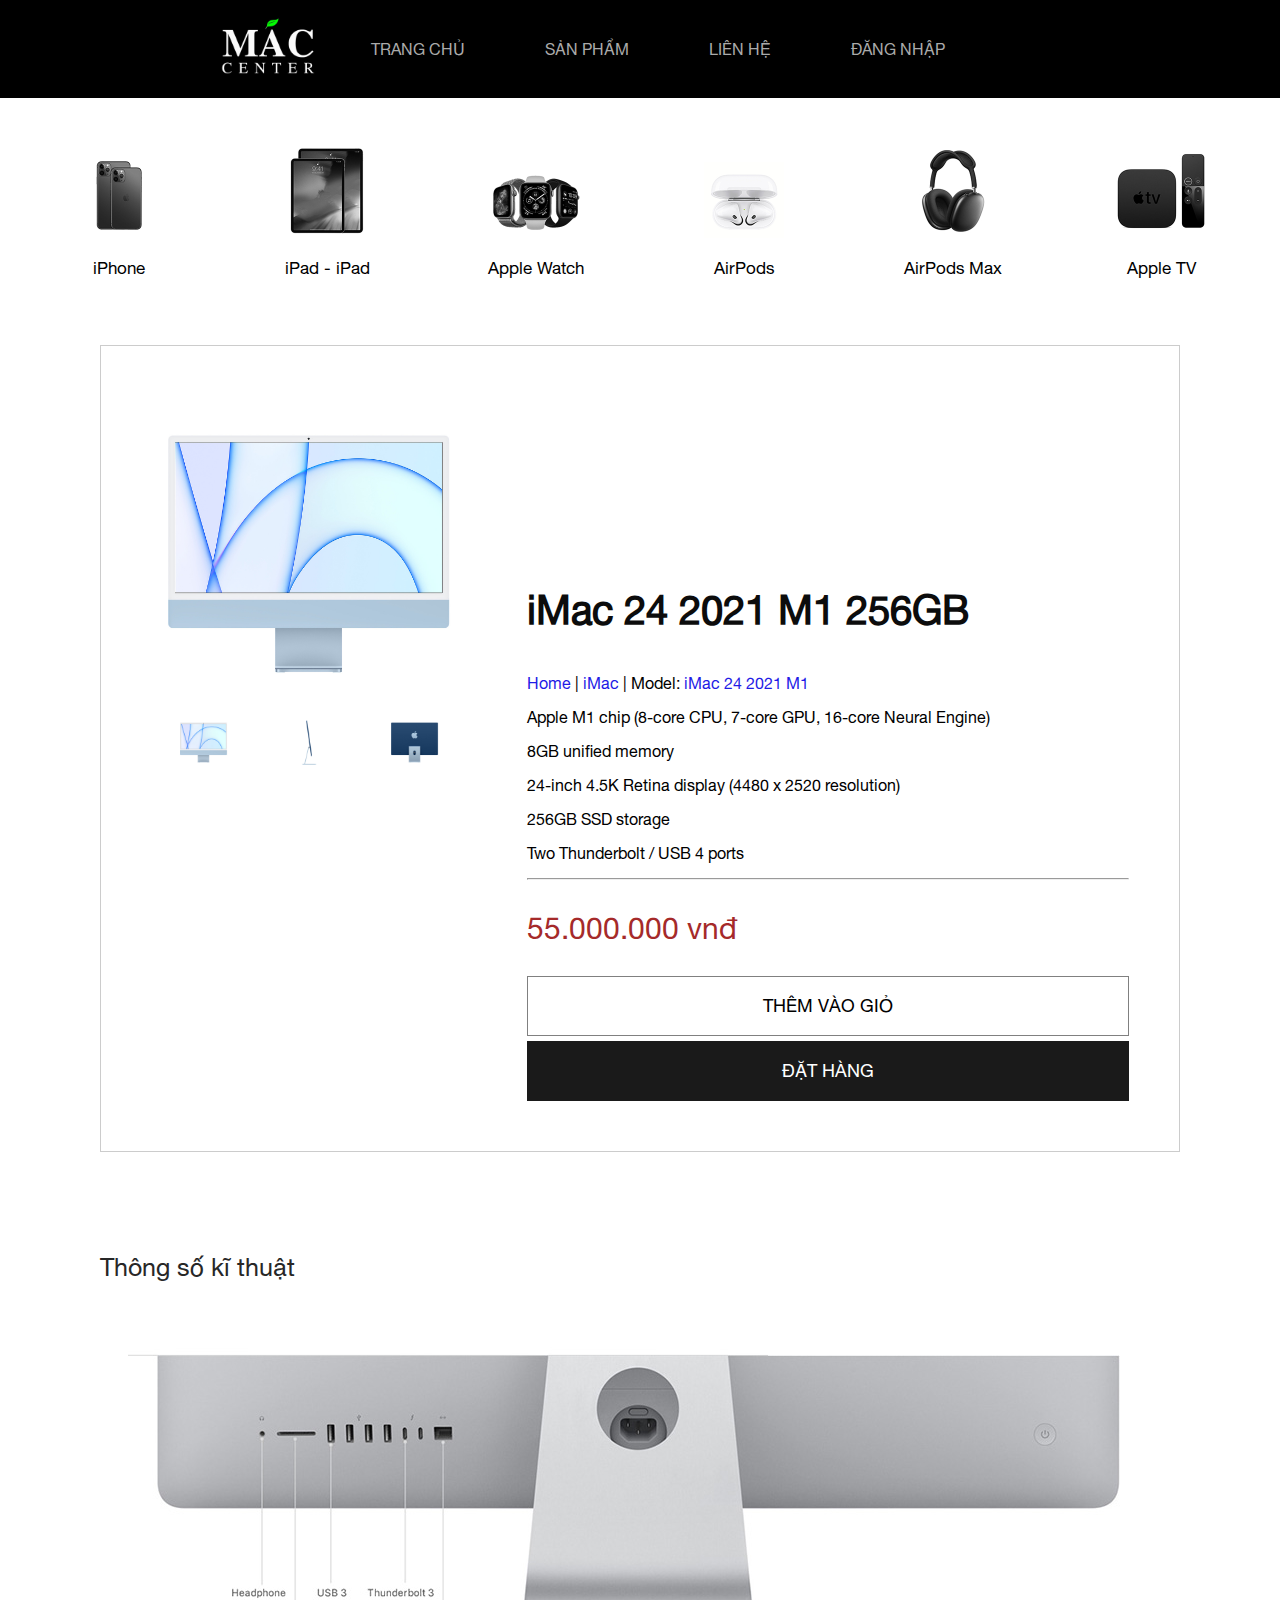
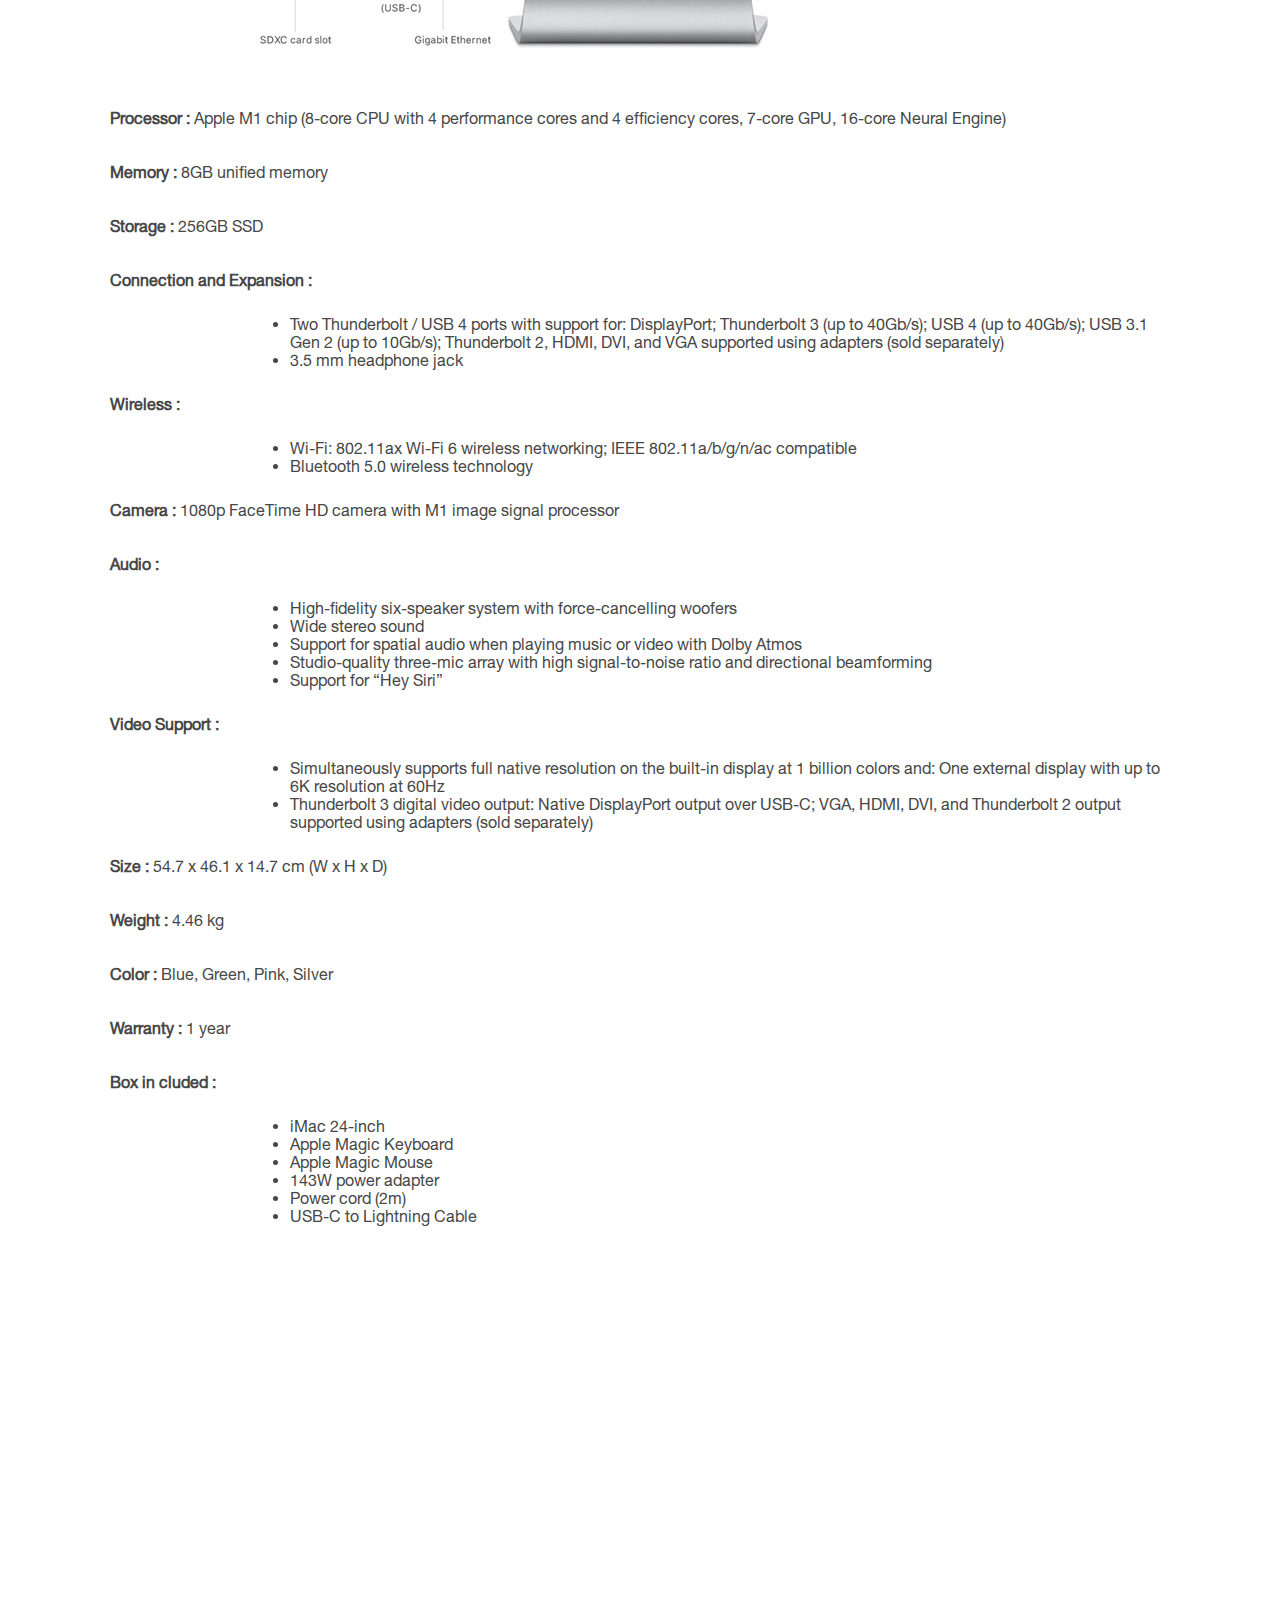
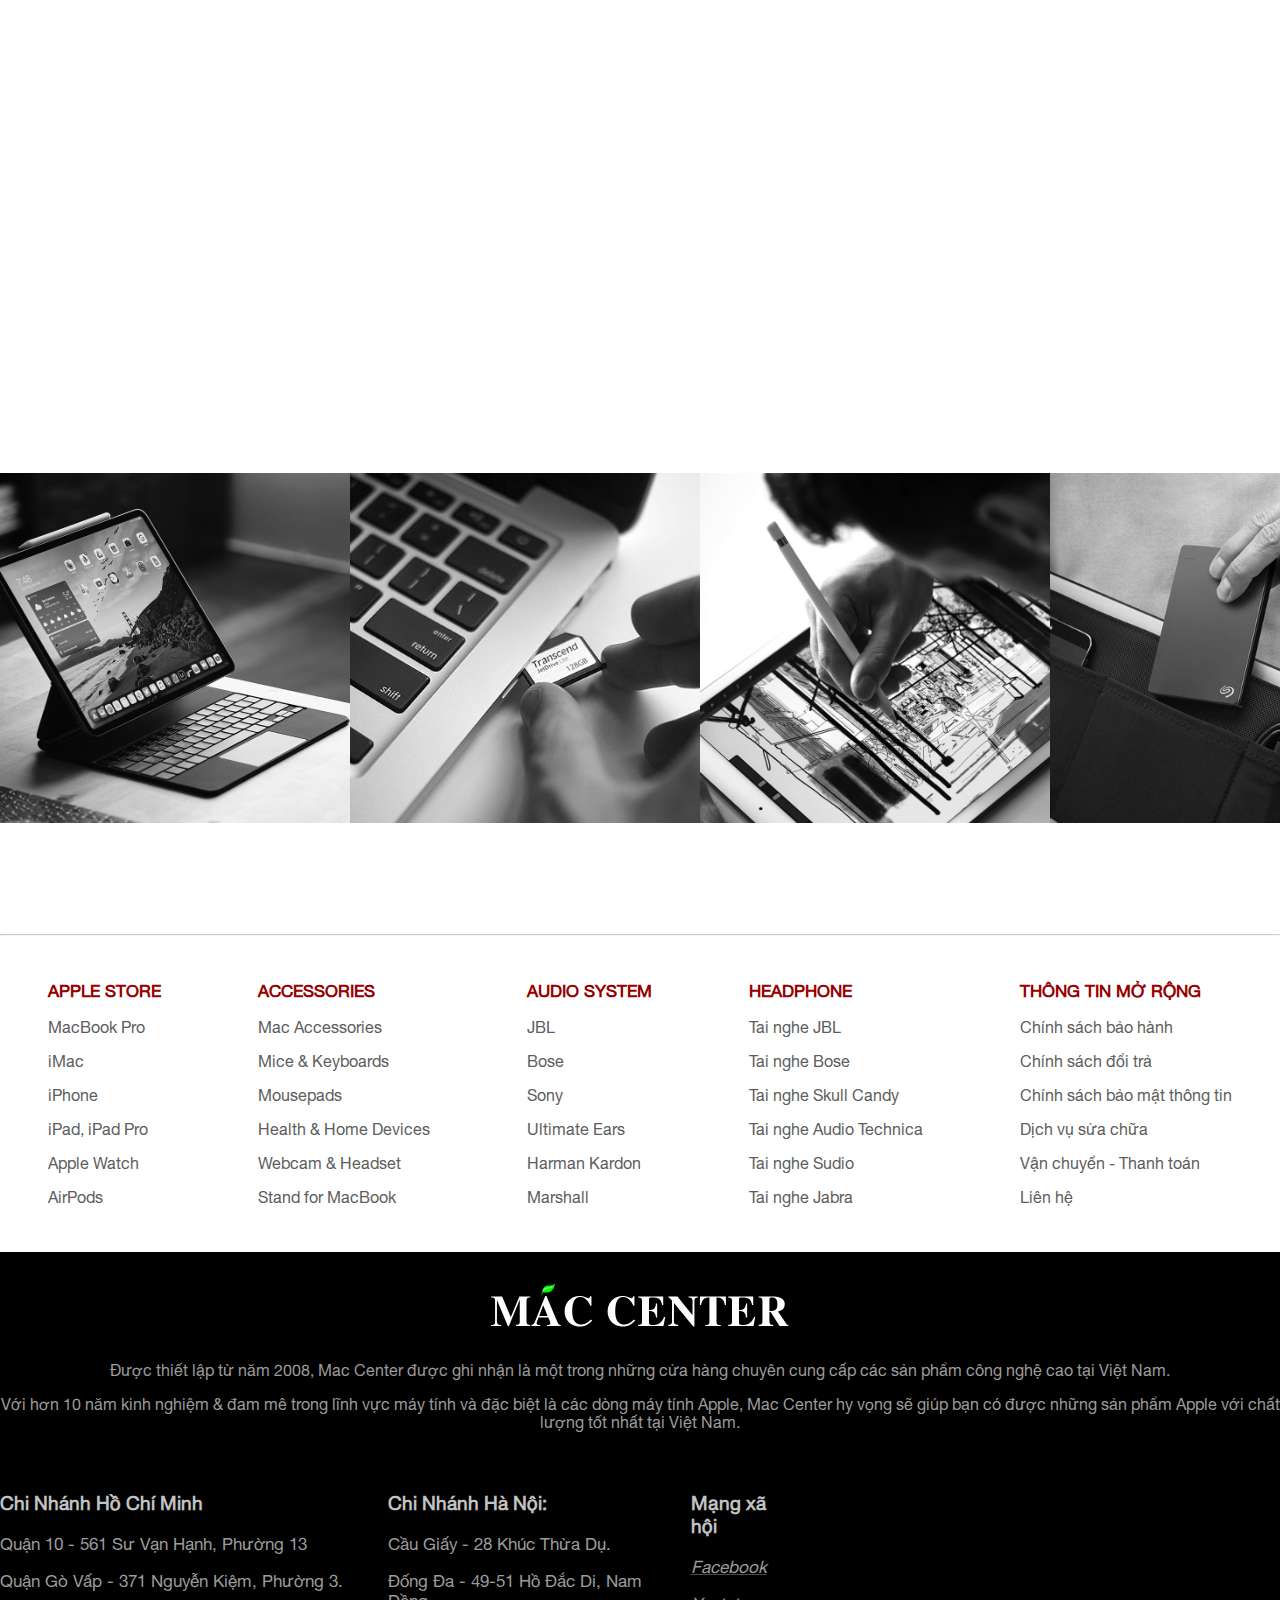
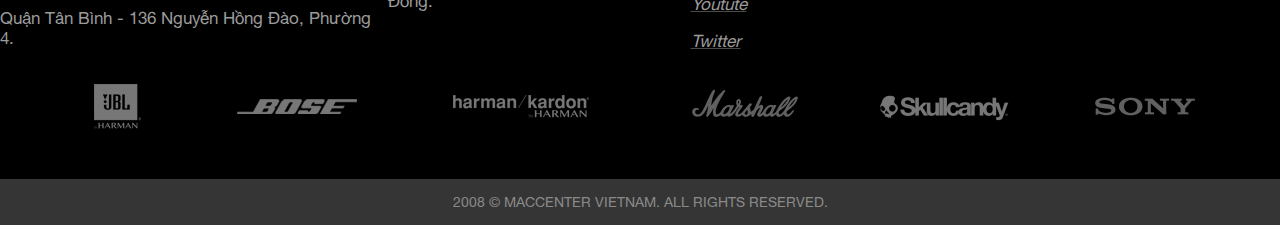
<file: chitietsp7.html>
<!DOCTYPE html>
<html>
    <head>
        <title>Mac Center</title>
        <link href="https://www.freepnglogos.com/uploads/apple-logo-png/image-apple-logo-trubetskoy-fisher-wiki-8.png" rel="shortcut icon">
        <link rel="stylesheet" type="text/css" href="chitietsp7.css"/> <!--liên kết file ccs-->
        <link rel="stylesheet" href="https://pro.fontawesome.com/releases/v5.10.0/css/all.css" integrity="sha384-AYmEC3Yw5cVb3ZcuHtOA93w35dYTsvhLPVnYs9eStHfGJvOvKxVfELGroGkvsg+p" crossorigin="anonymous"/>
        <script src="btLon.js" crossorigin="anonymous"></script>
        <link rel="stylesheet" href="https://cdnjs.cloudflare.com/ajax/libs/animate.css/4.1.1/animate.min.css"/>
        <meta name="viewport" content="width=device-width, initial-scale=1">
        <script src="btLon.js" crossorigin="anonymous"></script>
        <script src="java/jquery-3.6.0.min.js"></script>
        <script>
            $(document).ready(function(){
      
              $("#gototop").hide();
      
              $(window).scroll(function(){
                if($(this).scrollTop()){
                    $("nav").css({
                        "position":"fixed",
                        "right" : 0,
                        "left":0,
                        "top" :0,
                        "z-index" :99,
                        
                    })
                }
                else{
                    $("nav").css({
                        "position":"relative",
                    })
                }
                if($(this).scrollTop() >= 50)
                    $("#gototop").show("slow")
                else
                    $("#gototop").hide("slow")
              })



              $("#gototop").click(function(){
                  $("html, body").animate({
                      scrollTop: 0
                  }, 1000);
              })
      
            })
          </script>
    </head>
    <body>
        <nav class="menuchinh">
            <div class="animate__animated animate__fadeInLeftBig">
                <div class="logo1">
                    <a href="index.html" id="logo"><img src="logo/logo.jpg"></a>
                </div>
            </div>
            <div class="animate__animated animate__fadeInDown">
                <div class="menu">
                    <ul class="menucha">
                        <li class="sub"><a href="index.html" target ="_blank" >TRANG CHỦ</a></li>
                        <li class="sub">
                            <a href="btLon2.html" target="_blank">SẢN PHẨM</a>   
                            <ul class="menu1 sub1">
                                <li><a href="btLon2.html">MACBOOK</a></li>
                                <li><a href="btLon2.html">IMAC</a></li>
                                <li><a href="btLon2.html">IPHONE</a> </li>
                                <li><a href="btLon2.html">IPAD</a> </li>
                                <li><a href="btLon2.html">AIRPODS</a> </li>
                                <li><a href="btLon2.html">APPLE WATCH</a> </li>
                            </ul>
                        </li>
                        <li class="sub">
                            <a href="btLon3.html" target="_blank" >LIÊN HỆ</a>
                            <ul class="menu1 sub1">
                                <li><a href="btLon3.html">HỖ TRỢ</a></li>
                                <li><a href="btLon6.html">THANH TOÁN</a></li>
                            </ul>
                        </li>
                        <li class="sub"><a href="btLon1.html" target ="_blank">ĐĂNG NHẬP</a></li>
                    </ul>
                </div>
            </div>
            
            <div class="animate__animated animate__fadeInRightBig">
                <div class="iconmenu">
                    <li><a href="btLon2.html"><i class="fas fa-search"></i></a></li>
                    <li><a href="btLon1.html"><i class="fas fa-user"></i></a></li>
                    <li><a href="btLon6.html"><i class="fas fa-shopping-cart"></i></a></li>
                </div>
            </div>

        </nav>

        
        <label for="nav_input-mobile" class="nav_bars">
            <i class="fas fa-bars"></i>
        </label>
        <input type="checkbox" name="" class="nav_input" id="nav_input-mobile">
        
        <label for="nav_input-mobile" class="overley"></label>

        <div class="nav_mobile">
            <label for="nav_input-mobile" class="nav_close">
                <i class="fas fa-times"></i>
            </label>
            
            <ul class="nav_mobile-list">
                <li>
                    <a class="nav_logo" href="index.html"><img src="logo/logo.jpg" width="110px" height="70px"></a>
                </li>

                <li>
                    <a href="index.html" class="nav_mobile-link">TRANG CHỦ</a>
                </li>

                <li>
                    <a href="btLon2.html" class="nav_mobile-link">SẢN PHẨM</a>
                </li>

                <li>
                    <a href="btLon3.html" class="nav_mobile-link">LIÊN HỆ</a>
                </li>

                <li>
                    <a href="btLon1.html" class="nav_mobile-link">ĐĂNG NHẬP</a>
                </li>
            </ul>
        </div>

        <div id="gototop">
            <a id="go" href="javascript:;" ><i class="fas fa-chevron-up"></i></a>
        </div>


        <div class="poster">
            <div class="sp">
                    <a href="btLon2.html" target="_blank"><img src="chitietsp/poster1.jpg"/></a>
                    <p id="tensp">iPhone</p>
            </div>
            <div class="sp">
                    <a href="btLon2.html" target="_blank"><img src="chitietsp/poster2.jpg"/></a>
                    <p id="tensp">iPad - iPad</p>
            </div>
            <div class="sp">
                    <a href="btLon2.html" target="_blank"><img src="chitietsp/poster3.jpg"/></a>
                    <p id="tensp">Apple Watch</p>
            </div>

            <div class="sp">
                    <a href="btLon2.html" target="_blank"><img src="chitietsp/poster4.jpg"/></a>
                    <p id="tensp">AirPods</p>
            </div>

            <div class="sp">
                    <a href="btLon2.html" target="_blank"><img src="chitietsp/poster5.jpg"/></a>
                    <p id="tensp">AirPods Max</p>
            </div>

            <div class="sp">
                    <a href="btLon2.html" target="_blank"><img src="chitietsp/poster6.jpg"/></a>
                    <p id="tensp">Apple TV</p>
            </div>
        </div>

        <div class="chitiet">
            <div class="image">
                <img src="chitietsp/sp7_1.jpg" id="mainImg" onclick="zoomImg(this)" />
                <div class="thumb">
                    <div><img src="chitietsp/sp7_1.jpg" onclick="changeImage(this)" /></div>
                    <div><img src="chitietsp/sp7_2.jpg" onclick="changeImage(this)" /></div>
                    <div><img src="chitietsp/sp7_3.jpg" onclick="changeImage(this)"/></div>
                </div>
                <div id="boder">
                    <span id="close-icon"><i class="fas fa-times"></i></span>
                    <img id="imageZoom"/>
                </div>
            </div>
            <div class="textchinh">
                <div  class="name">
                    <h3>iMac 24 2021 M1 256GB</h3>
                </div>
                <div class="text">
                    <p><a href="index.html">Home</a> | <a href="btLon2.html">iMac</a> | Model: <a href="btLon2.html">iMac 24 2021 M1</a></p>
                    <p>Apple M1 chip (8-core CPU, 7-core GPU, 16-core Neural Engine)</p>
                    <p>8GB unified memory</p>   
                    <p>24-inch 4.5K Retina display (4480 x 2520 resolution)</p>
                    <p>256GB SSD storage</p>
                    <p>Two Thunderbolt / USB 4 ports</p>
                    <hr>
                    <p id="gia">55.000.000 vnđ</p>

                    <div class="dathang_main">
                        <div class="submit" onclick="submit(this)">
                            <a href="#"><p class="mua">THÊM VÀO GIỎ</p></a>
                        </div>
                        <div class="submit1">
                            <a href="btLon6.html"><p class="mua">ĐẶT HÀNG</p></a>
                        </div>
                    </div>
                </div>
            </div>
        </div>
        <div class="chitiet1">
            <p>Thông số kĩ thuật</p>
            <div class="text-center">
                <img src="chitietsp/tsKiThuat3.jpg"/>
            </div>
            <div class=chitiet2>
                <p><b>Processor :</b> Apple M1 chip (8-core CPU with 4 performance cores and 4 efficiency cores, 7-core GPU, 16-core Neural Engine)</p>
                <p><b>Memory :</b> 	8GB unified memory</p>  
                <p><b>Storage :</b> 256GB SSD</p>
                <p><b>Connection and Expansion :</b> </p>
                    <ul class="chitiet3">
                        <li>Two Thunderbolt / USB 4 ports with support for: DisplayPort; Thunderbolt 3 (up to 40Gb/s); USB 4 (up to 40Gb/s); USB 3.1 Gen 2 (up to 10Gb/s); Thunderbolt 2, HDMI, DVI, and VGA supported using adapters (sold separately)</li>
                        <li>3.5 mm headphone jack</li>
                    </ul>
                <p><b>Wireless :</b></p>
                    <ul class="chitiet3">
                        <li>Wi-Fi: 802.11ax Wi-Fi 6 wireless networking; IEEE 802.11a/b/g/n/ac compatible</li>
                        <li>Bluetooth 5.0 wireless technology</li>
                    </ul>
                <p><b>Camera :</b> 1080p FaceTime HD camera with M1 image signal processor</p>
                <p><b>Audio :</b></p>
                    <ul class="chitiet3">
                        <li>High-fidelity six-speaker system with force-cancelling woofers</li>
                        <li>Wide stereo sound</li>
                        <li>Support for spatial audio when playing music or video with Dolby Atmos</li>
                        <li>Studio-quality three-mic array with high signal-to-noise ratio and directional beamforming</li>
                        <li>Support for “Hey Siri”</li>
                    </ul>
                <p><b>Video Support :</b></p>
                    <ul class="chitiet3">
                        <li>Simultaneously supports full native resolution on the built-in display at 1 billion colors and: One external display with up to 6K resolution at 60Hz</li>
                        <li>Thunderbolt 3 digital video output: Native DisplayPort output over USB-C; VGA, HDMI, DVI, and Thunderbolt 2 output supported using adapters (sold separately)</li>
                    </ul>
                <p><b>Size :</b> 54.7 x 46.1 x 14.7 cm (W x H x D)</p>
                <p><b>Weight :</b>	4.46 kg</p>
                <p><b>Color :</b>	Blue, Green, Pink, Silver</p>
                <p><b>Warranty :</b>	1 year</p>
                <p><b>Box in cluded :</b></p>
                    <ul class="chitiet3">
                        <li>iMac 24-inch</li>
                        <li>Apple Magic Keyboard</li>
                        <li>Apple Magic Mouse</li>
                        <li>143W power adapter</li>
                        <li>Power cord (2m)</li>
                        <li>USB-C to Lightning Cable</li>
                    </ul>
                </p>
            </div>

            <div class="image1">
                <iframe width="1200" height="676" src="https://www.youtube.com/embed/wGixQPuG1GY" title="YouTube video player" frameborder="0" allow="accelerometer; autoplay; clipboard-write; encrypted-media; gyroscope; picture-in-picture" allowfullscreen></iframe>
            </div>

            
        </div>

        <div class="image1">
            <div>
                <img src="chitietsp/poster7.jpg"/>
            </div>
            <div>
                <img src="chitietsp/poster8.jpg"/>
            </div>
            <div>
                <img src="chitietsp/poster9.jpg"/>
            </div>
            <div>
                <img src="chitietsp/poster10.jpg"/>
            </div>
        </div>

        <hr id="gachchan">
        <div class="note" >
            <div class="note1" >
                <p><b>APPLE STORE</b></p>
                <a href="btLon2.html"><p>MacBook Pro</p></a>
                <a href="btLon2.html"><p>iMac</p></a>
                <a href="btLon2.html"><p>iPhone</p></a>
                <a href="btLon2.html"><p>iPad, iPad Pro</p></a>
                <a href="btLon2.html"><p>Apple Watch</p></a>
                <a href="btLon2.html"><p>AirPods</p></a>
            </div>

            <div class="note1">
                <p><b>ACCESSORIES</b></p>
                <a href="btLon2.html"><p>Mac Accessories</p></a>
                <a href="btLon2.html"><p>Mice & Keyboards</p></a>
                <a href="btLon2.html"><p>Mousepads</p></a>
                <a href="btLon2.html"><p>Health & Home Devices</p></a>
                <a href="btLon2.html"><p>Webcam & Headset</p></a>
                <a href="btLon2.html"><p>Stand for MacBook</p></a>
            </div>

            <div class="note1">
                <p><b>AUDIO SYSTEM</b></p>
                <a href="btLon2.html"><p>JBL</p></a>
                <a href="btLon2.html"><p>Bose</p></a>
                <a href="btLon2.html"><p>Sony</p></a>
                <a href="btLon2.html"><p>Ultimate Ears</p></a>
                <a href="btLon2.html" ><p>Harman Kardon</p></a>
                <a href="btLon2.html"><p>Marshall</p></a>
            </div>

            
            <div class="note1">
                <p><b>HEADPHONE</b></p>
                <a href="btLon2.html"><p>Tai nghe JBL</p></a>
                <a href="btLon2.html"><p>Tai nghe Bose</p></a>
                <a href="btLon2.html"><p>Tai nghe Skull Candy</p></a>
                <a href="btLon2.html"><p>Tai nghe Audio Technica</p></a>
                <a href="btLon2.html" ><p>Tai nghe Sudio</p></a>
                <a href="btLon2.html"><p>Tai nghe Jabra</p></a>
            </div>


            <div class="note1">
                <p><b>THÔNG TIN MỞ RỘNG</b></p>
                <a href="btLon3.html"><p>Chính sách bảo hành</p></a>
                <a href="btLon3.html"><p>Chính sách đổi trả</p></a>
                <a href="btLon3.html"><p>Chính sách bảo mật thông tin</p></a>
                <a href="btLon3.html"><p>Dịch vụ sửa chữa</p></a>
                <a href="btLon3.html"><p>Vận chuyển - Thanh toán</p></a>
                <a href="btLon3.html"><p>Liên hệ</p></a>
            </div>
        </div>








        <div class="gioithieu">
            <div class=logogt1>
                <div class="logogt">
                    <img src="logo/logo_gioithieu.png" />
                </div>
                <div class="textgt">
                    <p>Được thiết lập từ năm 2008, Mac Center được ghi nhận là một trong những cửa hàng chuyên cung cấp các sản phẩm công nghệ cao tại Việt Nam.</p>
                    <p>Với hơn 10 năm kinh nghiệm & đam mê trong lĩnh vực máy tính và đặc biệt là các dòng máy tính Apple, Mac Center hy vọng sẽ giúp bạn có được những sản phẩm Apple với chất lượng tốt nhất tại Việt Nam.</p>
                </div>
            </div>
            
               
            <div class="hotro" >
                <ul class="hotro1">
                    <li>
                        <h3><i class="fas fa-map-marker-alt"></i> Chi Nhánh Hồ Chí Minh</h3>
                        <p>Quận 10 - 561 Sư Vạn Hạnh, Phường 13<br></p>
                        <p>Quận Gò Vấp - 371 Nguyễn Kiệm, Phường 3.<br></p>
                        <p>Quận Tân Bình - 136 Nguyễn Hồng Đào, Phường 4.<br></p>
                    </li>
                    
                    <li>
                        <h3><i class="fas fa-map-marker-alt"></i> Chi Nhánh Hà Nội:</h3>
                        <p>Cầu Giấy - 28 Khúc Thừa Dụ.<br></p>
                        <p>Đống Đa - 49-51 Hồ Đắc Di, Nam Đồng.<br></p>
                    </li>
                    <li>
                        <h3> Mạng xã hội</h3>
                        <p><a href="https://www.facebook.com/apple/" target ="_blank" style="color:rgb(75, 75, 75);"><i class="fab fa-facebook"> Facebook </i><br></a></p>
                        <p><a href="https://www.youtube.com/user/Apple" target ="_blank" style="color:rgb(75, 75, 75);"><i class="fab fa-youtube"> Youtute </i><br></a></p>
                        <p><a href="https://twitter.com/apple" target ="_blank" style="color:rgb(75, 75, 75);"><i class="fab fa-twitter-square"> Twitter </i><br></a></p>
                    </li>
                    <li>
                        <iframe src="https://www.google.com/maps/embed?pb=!1m18!1m12!1m3!1d3918.9356596756434!2d106.67562481481599!3d10.816235861415189!2m3!1f0!2f0!3f0!3m2!1i1024!2i768!4f13.1!3m3!1m2!1s0x317528e19559e523%3A0x8e4133bdb1373cc9!2zMzcxIE5ndXnhu4VuIEtp4buHbSwgUGjGsOG7nW5nIDMsIEfDsiBW4bqlcCwgVGjDoG5oIHBo4buRIEjhu5MgQ2jDrSBNaW5oLCBWaeG7h3QgTmFt!5e0!3m2!1svi!2s!4v1628511888924!5m2!1svi!2s" width="484" height="180" style="border:0;" allowfullscreen="" loading="lazy"></iframe>
                    </li>
                </ul>

                <div class="icongt">
                    <div class="i1"><img src="logo/logo_gt1.png"/></div>
                    <div class="i1"><img src="logo/logo_gt2.png"/></div>
                    <div class="i1"><img src="logo/logo_gt3.png"/></div>
                    <div class="i2"><img src="logo/logo_gt4.png"/></div>
                    <div class="i2"><img src="logo/logo_gt5.png"/></div>
                    <div class="i2"><img src="logo/logo_gt6.png"/></div>
                </div>
            </div>
        </div>

        <div class="last">
            <p>2008 © MACCENTER VIETNAM. ALL RIGHTS RESERVED.</p>
        </div>
    </body>
</html>
</file>
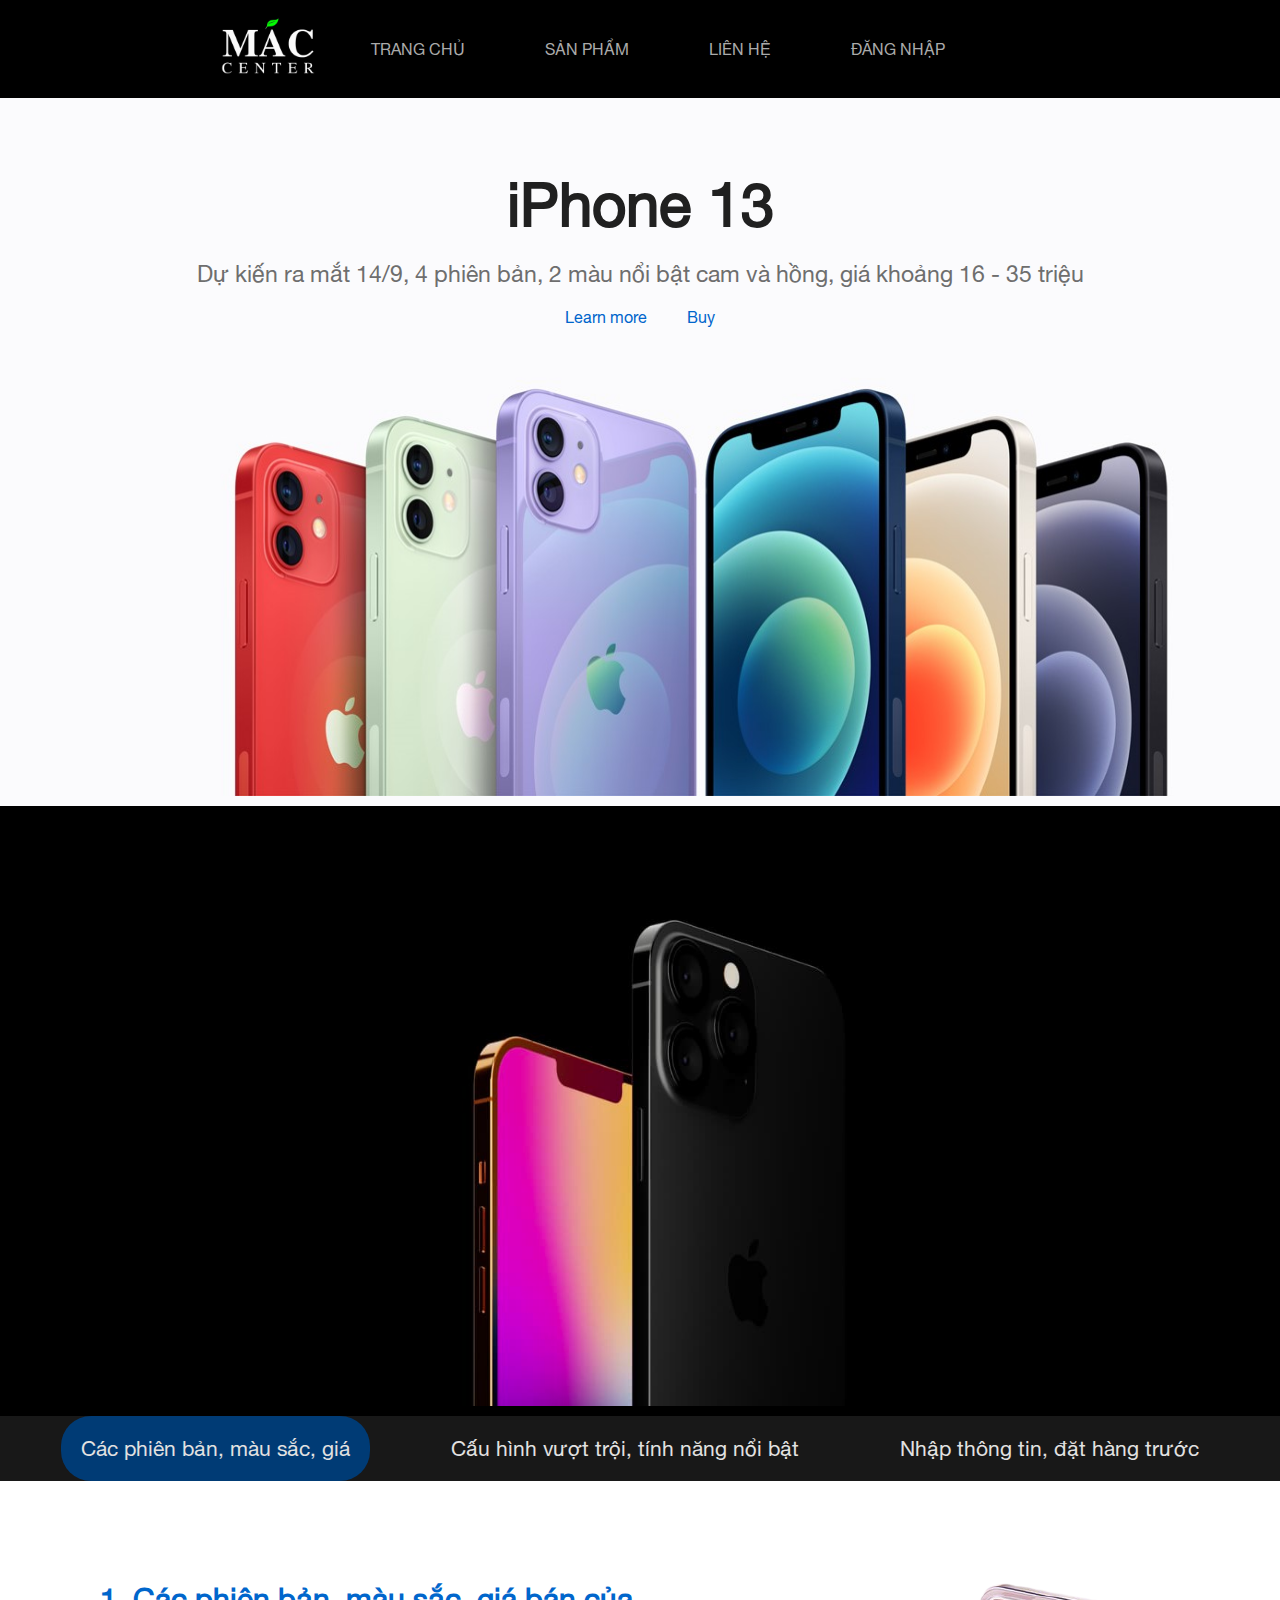
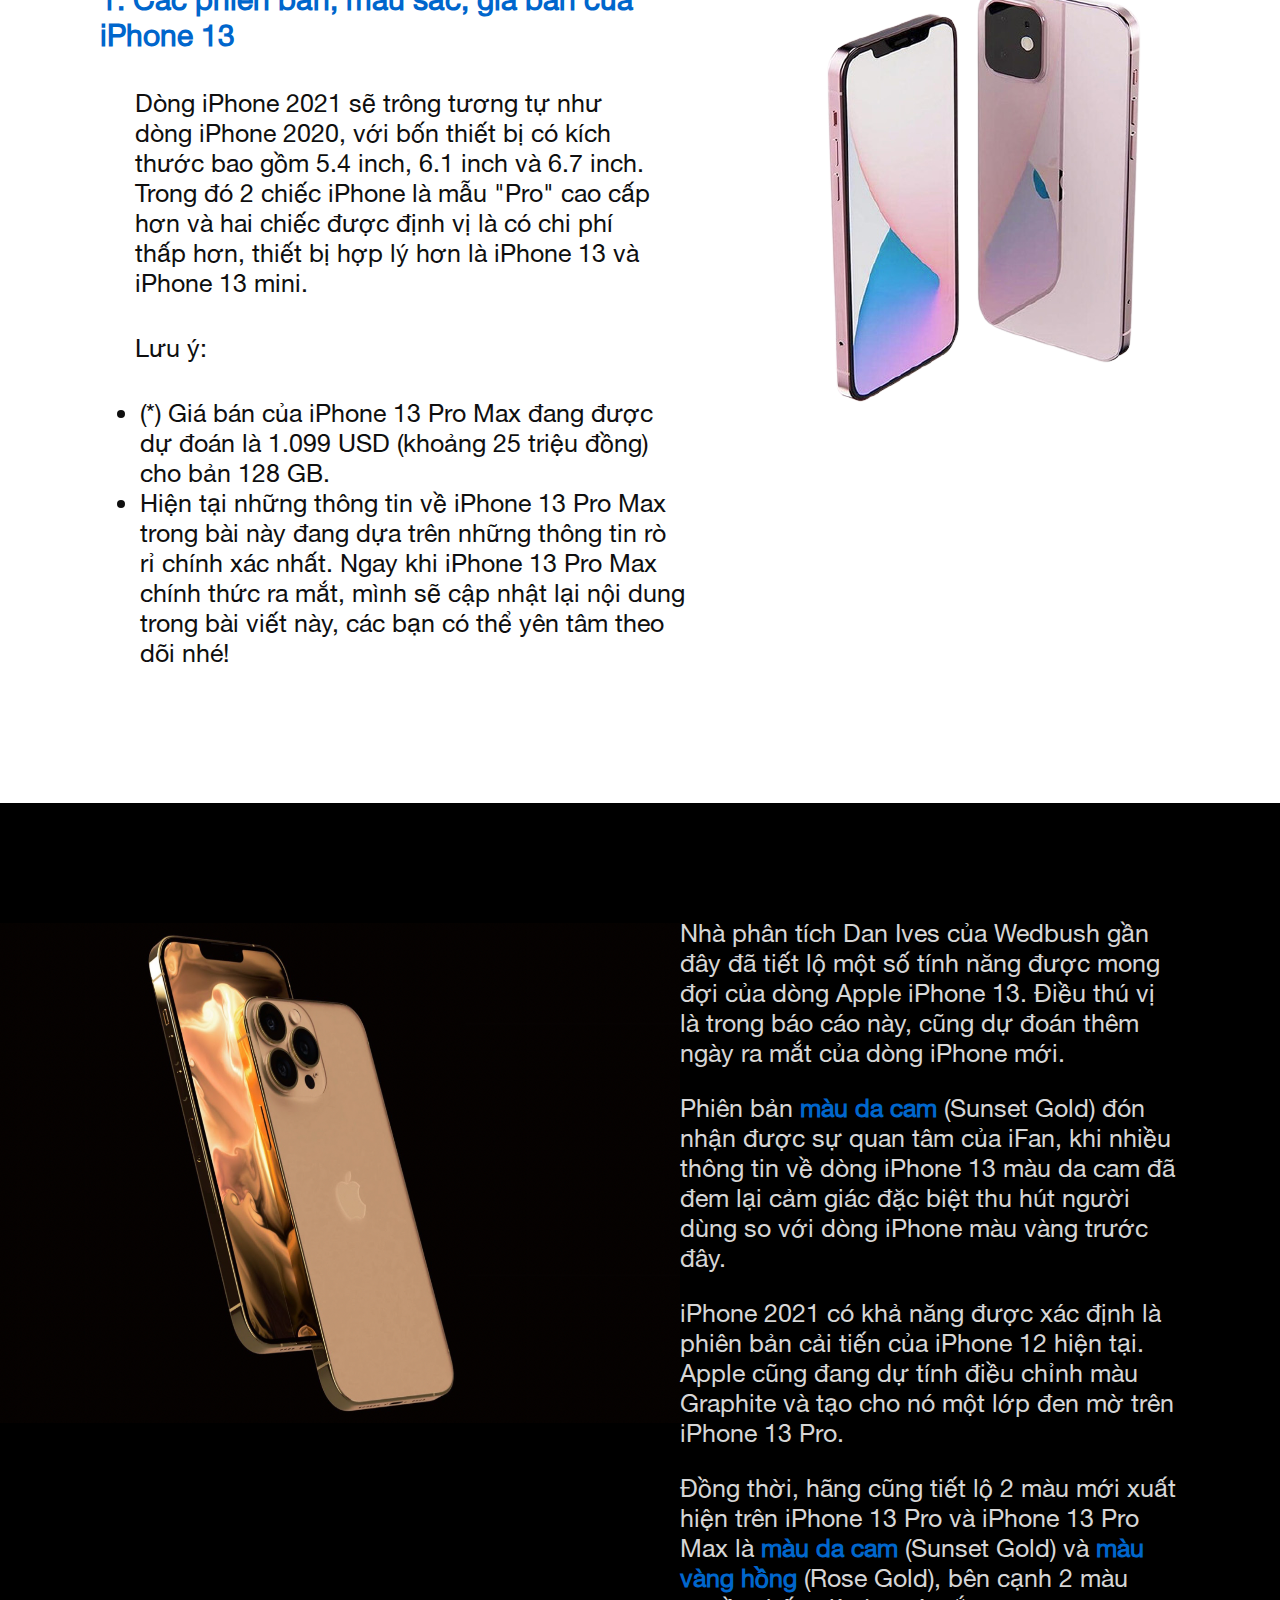
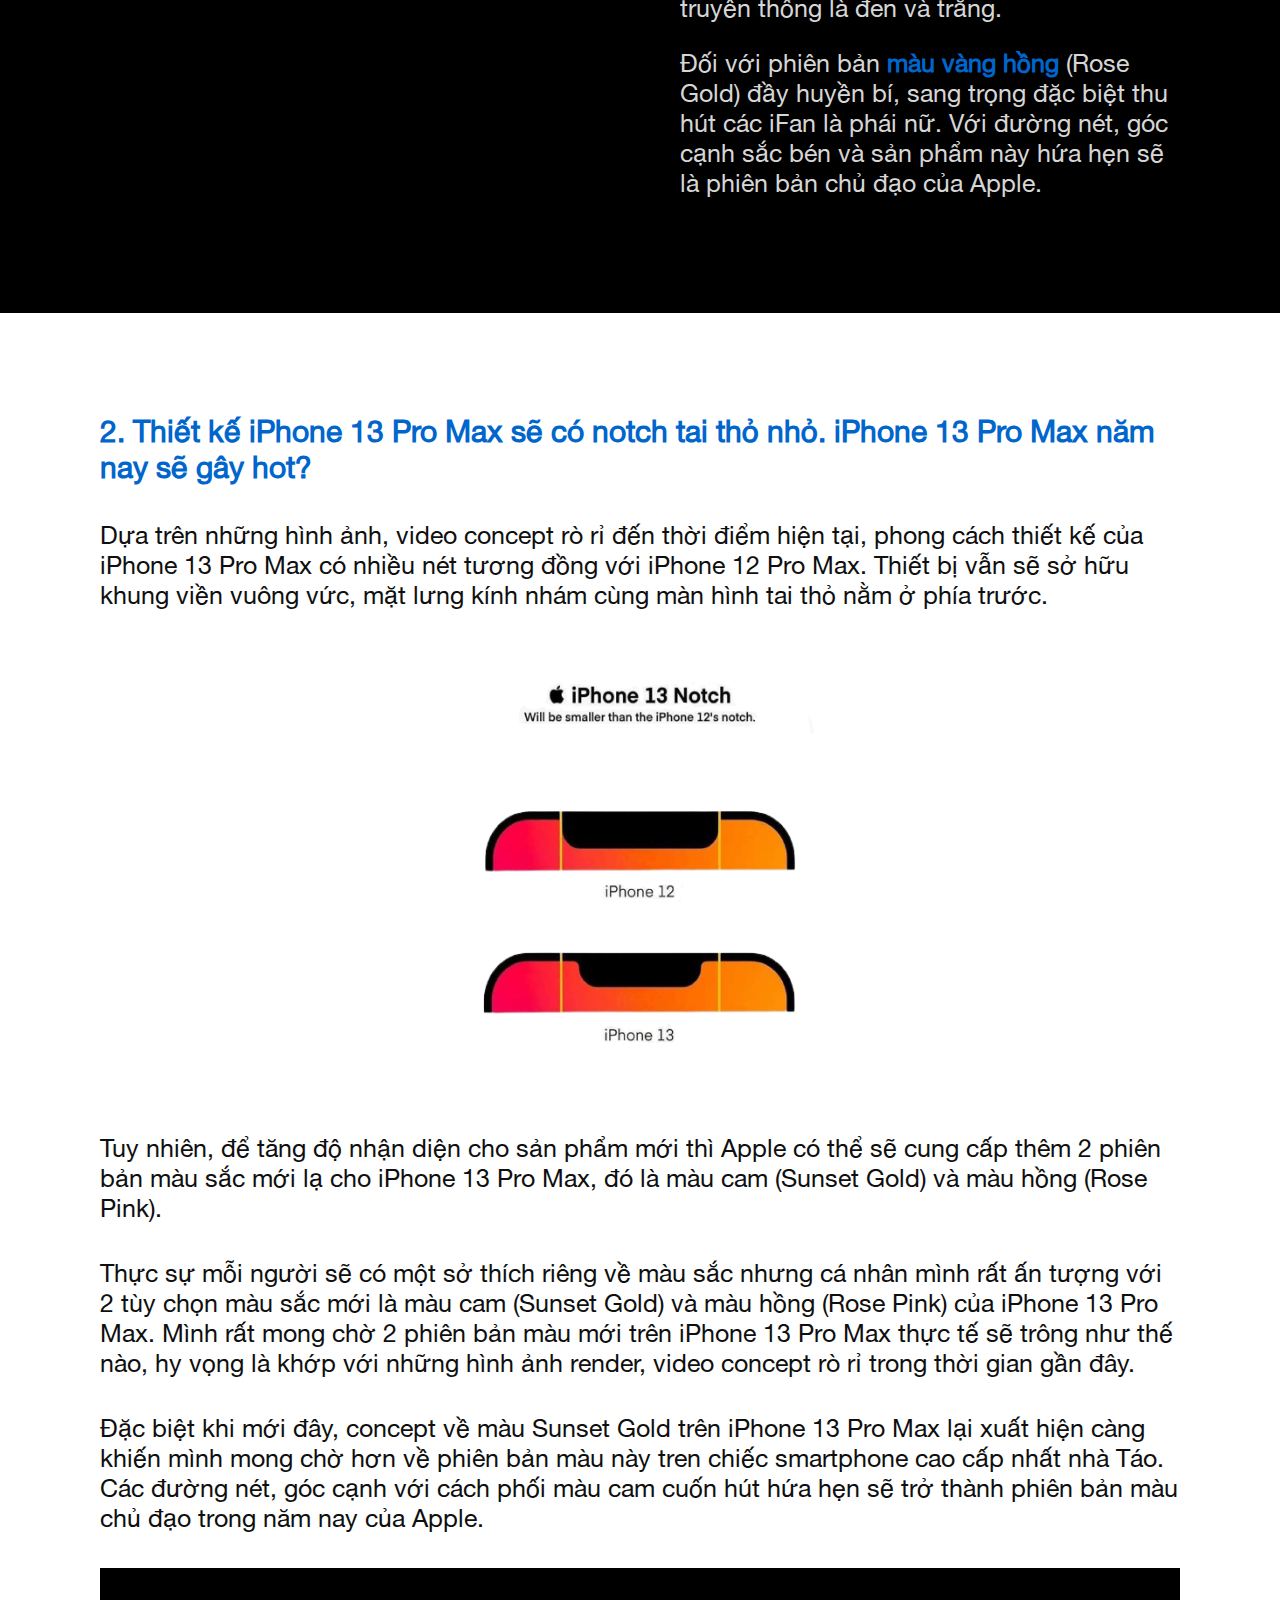
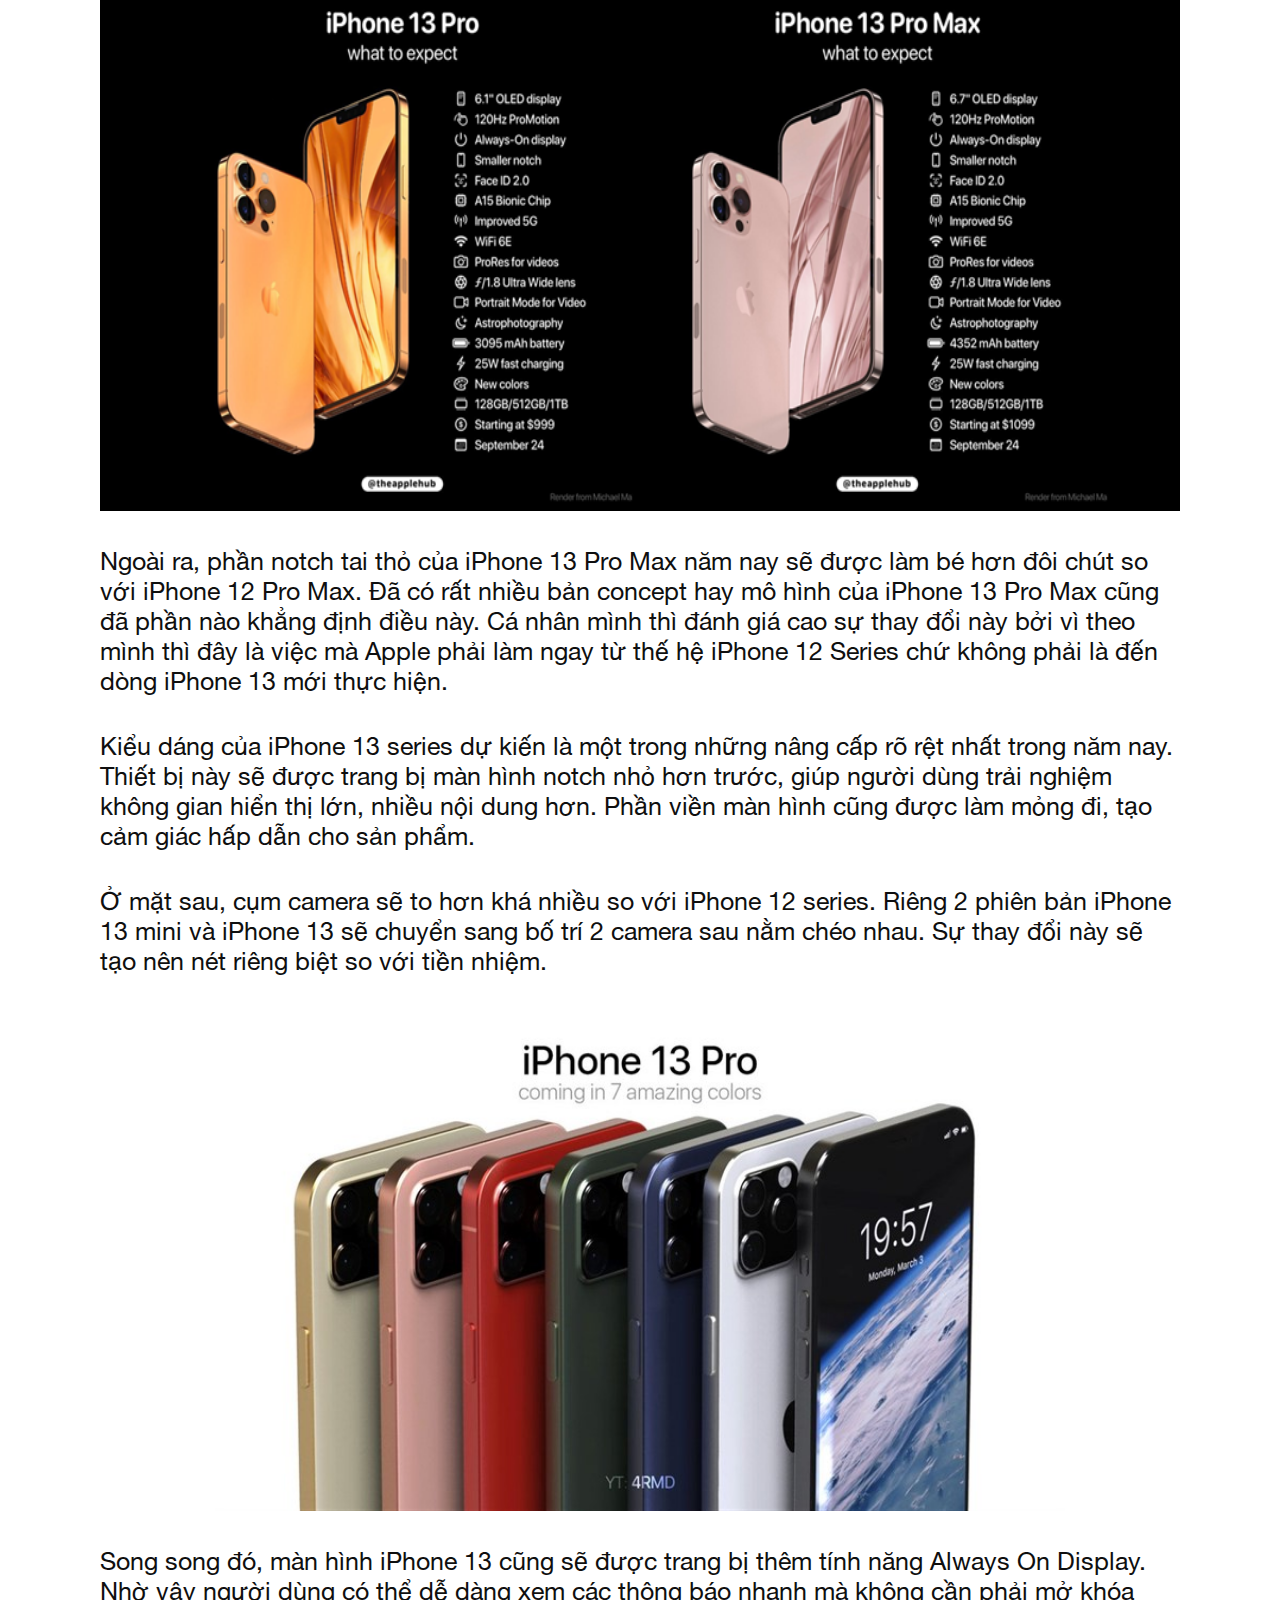
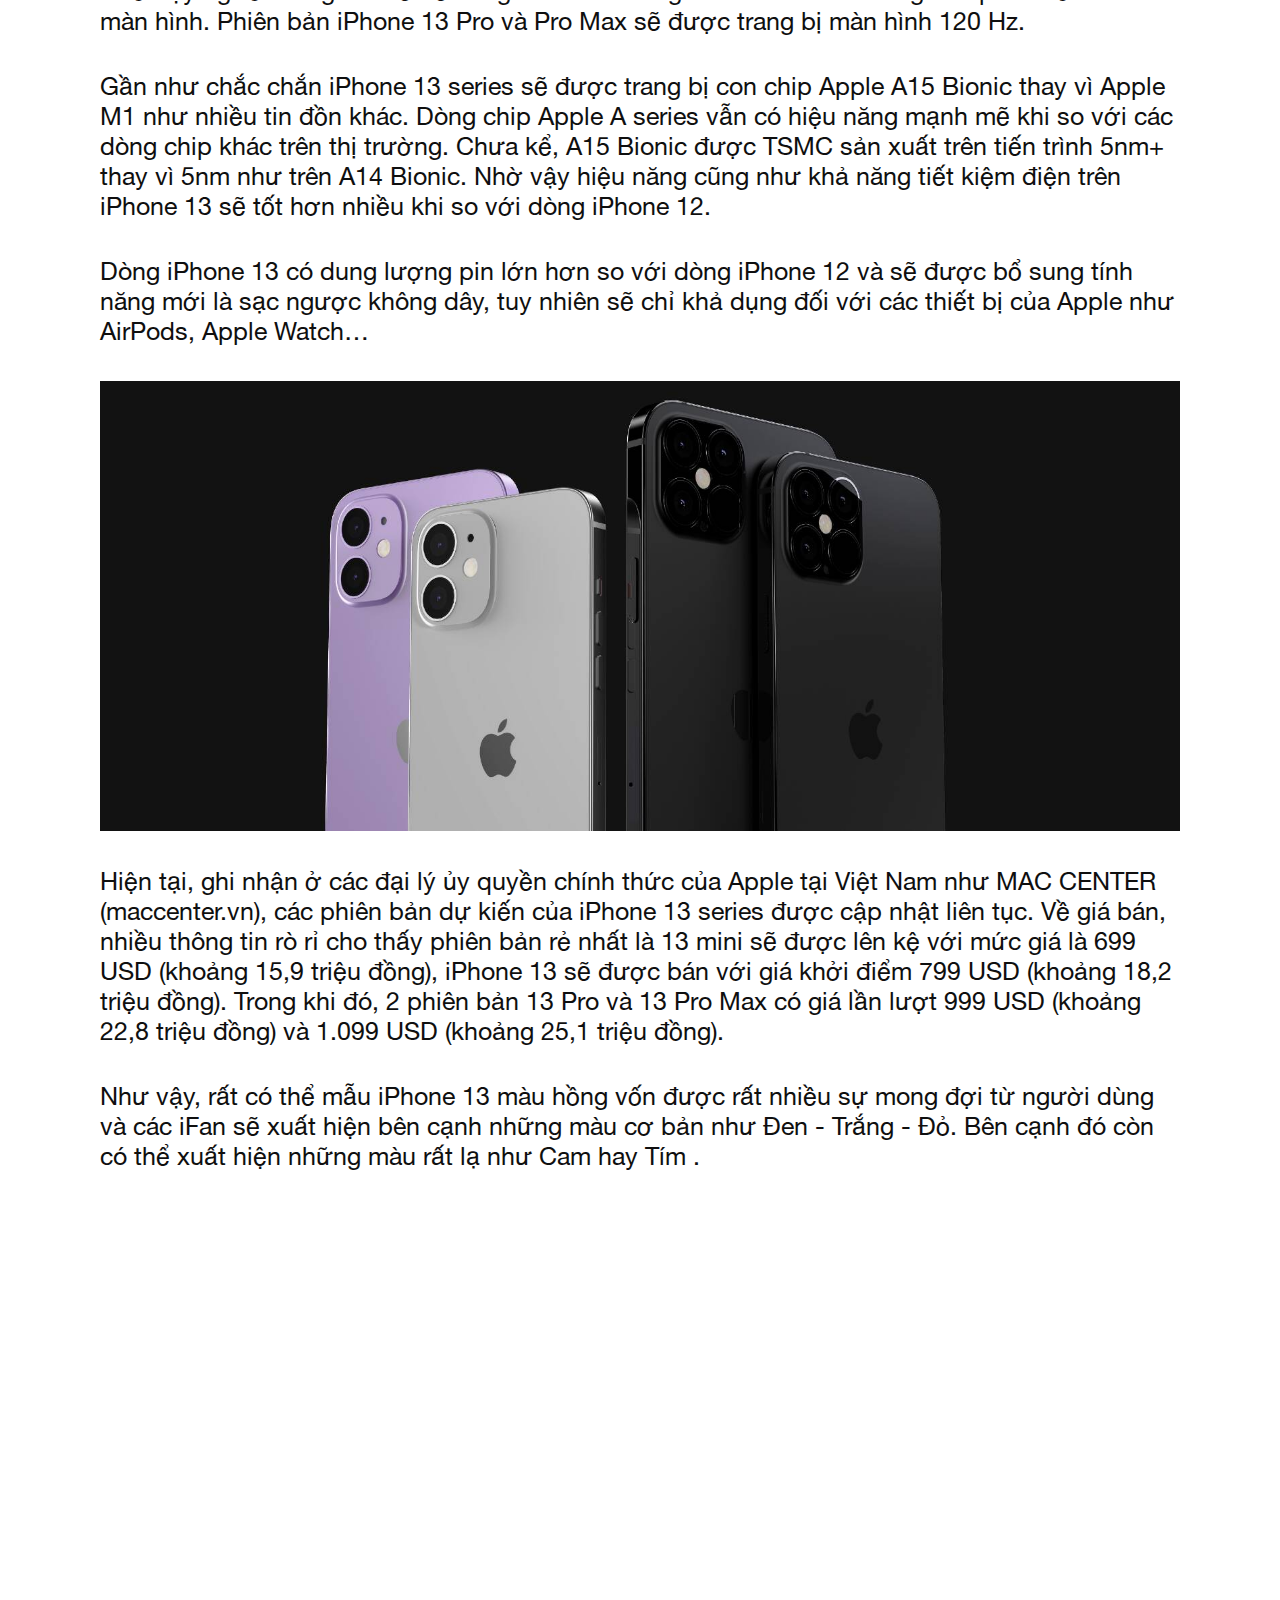
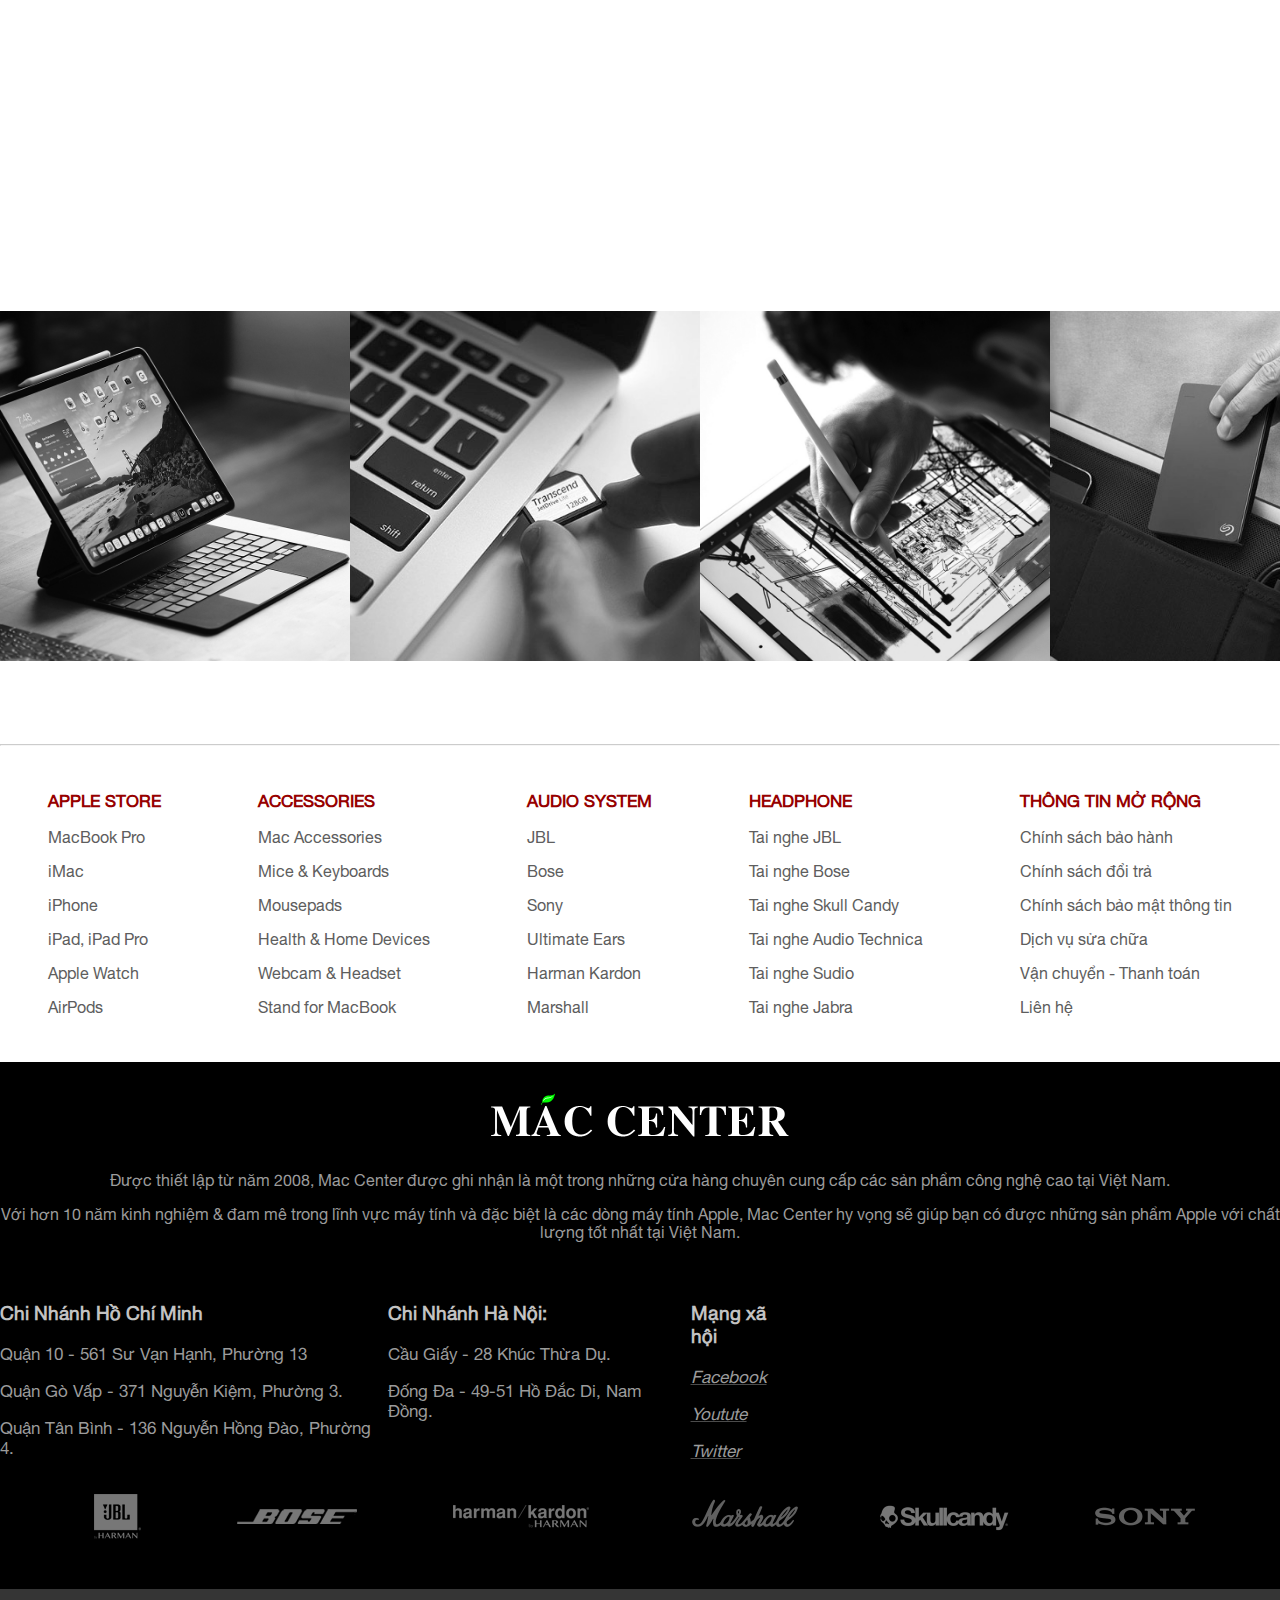
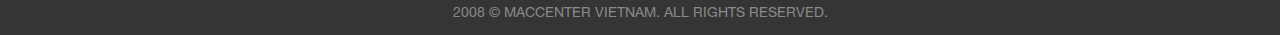
<file: iphone13.html>
<!DOCTYPE html>
<html>
    <head>
        <title>Mac Center</title>
        <link href="https://www.freepnglogos.com/uploads/apple-logo-png/image-apple-logo-trubetskoy-fisher-wiki-8.png" rel="shortcut icon">
        <link rel="stylesheet" type="text/css" href="iphone13.css"/> <!--liên kết file ccs-->
        <link rel="stylesheet" href="https://pro.fontawesome.com/releases/v5.10.0/css/all.css" integrity="sha384-AYmEC3Yw5cVb3ZcuHtOA93w35dYTsvhLPVnYs9eStHfGJvOvKxVfELGroGkvsg+p" crossorigin="anonymous"/>
        <link rel="stylesheet" href="https://cdnjs.cloudflare.com/ajax/libs/animate.css/4.1.1/animate.min.css"/>
        <link rel="preconnect" href="https://fonts.googleapis.com">
        <link rel="preconnect" href="https://fonts.gstatic.com" crossorigin>
        <link href="https://fonts.googleapis.com/css2?family=Nunito:wght@600&family=PT+Sans&family=Poppins:wght@300&display=swap" rel="stylesheet">
        <meta name="viewport" content="width=device-width, initial-scale=1">
        <script src="btLon.js" crossorigin="anonymous"></script>
        <script src="java/jquery-3.6.0.min.js"></script>
        <script>
            $(document).ready(function(){
      
              $("#gototop").hide();
      
              $(window).scroll(function(){

                if($(this).scrollTop() >= 50)
                    $("#gototop").show("slow")
                else
                    $("#gototop").hide("slow")
              })



              $("#gototop").click(function(){
                  $("html, body").animate({
                      scrollTop: 1220
                  }, 1000);
              })
      
            })
          </script>

          <script>
            $(document).ready(function(){

                $(window).scroll(function(){
                    if($(this).scrollTop()){
                    $("nav").css({
                        "position":"fixed",
                        "right" : 0,
                        "left":0,
                        "top" :0,
                        "z-index" :999,
                        
                    })
                    }
                    else{
                    $("nav").css({
                        "position":"relative",
                        })
                    }
                })
                    })
          </script>

          <script>
              $(document).ready(function(){

                    $(".tab-content div:not(:first-child)").hide()

                    $("ul.tab a").click(function(){
                        event.preventDefault()
                        //xu ly tab
                        $("ul.tab a").removeClass("active")
                        $(this).addClass("active")

                        //xu ly content
                        var tab=$(this).attr("href")
                        $(".tab-content div").hide()
                        $(tab).show()
                    })
              })
        </script>

        
        <link rel="stylesheet" type="text/css" href="java/animate.css"/>
        <script src="java/wow.min.js"></script>

        <script type="text/javascript">
            new WOW().init();
        </script>


    </head>
    <body id="demo" >
        <nav class="menuchinh">
            <div class="animate__animated animate__fadeInLeftBig">
                <div class="logo1">
                    <a href="index.html" id="logo"><img src="logo/logo.jpg"></a>
                </div>
            </div>
            <div class="animate__animated animate__fadeInDown">
                <div class="menu">
                    <ul class="menucha">
                        <li class="sub"><a href="index.html" target ="_blank" >TRANG CHỦ</a></li>
                        <li class="sub">
                            <a href="btLon2.html" target="_blank">SẢN PHẨM</a>   
                            <ul class="menu1 sub1">
                                <li><a href="btLon2.html">MACBOOK</a></li>
                                <li><a href="btLon2.html">IMAC</a></li>
                                <li><a href="btLon2.html">IPHONE</a> </li>
                                <li><a href="btLon2.html">IPAD</a> </li>
                                <li><a href="btLon2.html">AIRPODS</a> </li>
                                <li><a href="btLon2.html">APPLE WATCH</a> </li>
                            </ul>
                        </li>
                        <li class="sub">
                            <a href="btLon3.html" target="_blank" >LIÊN HỆ</a>
                            <ul class="menu1 sub1">
                                <li><a href="btLon3.html">HỖ TRỢ</a></li>
                                <li><a href="btLon6.html">THANH TOÁN</a></li>
                            </ul>
                        </li>
                        <li class="sub"><a href="btLon1.html" target ="_blank">ĐĂNG NHẬP</a></li>
                    </ul>
                </div>
            </div>
            
            <div class="animate__animated animate__fadeInRightBig">
                <div class="iconmenu">
                    <li><a href="btLon2.html"><i class="fas fa-search"></i></a></li>
                    <li><a href="btLon1.html"><i class="fas fa-user"></i></a></li>
                    <li><a href="btLon6.html"><i class="fas fa-shopping-cart"></i></a></li>
                </div>
            </div>

        </nav>

        
        <label for="nav_input-mobile" class="nav_bars">
            <i class="fas fa-bars"></i>
        </label>
        <input type="checkbox" name="" class="nav_input" id="nav_input-mobile">
        
        <label for="nav_input-mobile" class="overley"></label>

        <div class="nav_mobile">
            <label for="nav_input-mobile" class="nav_close">
                <i class="fas fa-times"></i>
            </label>
            
            <ul class="nav_mobile-list">
                <li>
                    <a class="nav_logo" href="index.html"><img src="logo/logo.jpg" width="110px" height="70px"></a>
                </li>

                <li>
                    <a href="index.html" class="nav_mobile-link">TRANG CHỦ</a>
                </li>

                <li>
                    <a href="btLon2.html" class="nav_mobile-link">SẢN PHẨM</a>
                </li>

                <li>
                    <a href="btLon2.html" class="nav_mobile-link">LIÊN HỆ</a>
                </li>

                <li>
                    <a href="btLon1.html" class="nav_mobile-link">ĐĂNG NHẬP</a>
                </li>
            </ul>
        </div>

        <div id="gototop">
            <a id="go" href="javascript:;" ><i class="fas fa-chevron-up"></i></a>
        </div>

        <div class="wow animate__fadeInUp">
        <div class="text">
            <h4>iPhone 13</h4>
            <p>Dự kiến ra mắt 14/9, 4 phiên bản, 2 màu nổi bật cam và hồng, giá khoảng 16 - 35 triệu</p>
        </div>
        <div class="text1">
            <p>Learn more <i class="far fa-angle-right"></i></p>
            <p>Buy <i class="far fa-angle-right"></i></p>
        </div>
        </div>

        <div class="wow animate__fadeInUp">
        <div class="poster">
            <img src="iphone 13/poster1.jpg">
        </div>
        </div>

        <div class="container">
            <div class="gallery-display-area">
                <div class="gallery-wrap">
                    <div class="image">
                        <img src="iphone 13/pic1.jpeg" />
                    </div>
                    <div class="image">
                        <img src="iphone 13/pic2.jpeg" />
                    </div>
                    <div class="image">
                        <img src="iphone 13/anh8.png" />
                    </div>
                    <div class="image">
                        <img src="iphone 13/pic1.jpeg" />
                    </div>
                    <div class="image">
                        <img src="iphone 13/pic2.jpeg" />
                    </div>             
                </div>
            </div>
        </div>


       <section>
           <ul class="tab">
                <li><a href="#tab1" class="active">Các phiên bản, màu sắc, giá</a></li>
                <li><a href="#tab2">Cấu hình vượt trội, tính năng nổi bật</a></li>
                <li><a href="#tab3">Nhập thông tin, đặt hàng trước</a></li>
           </ul>

           <div class="tab-content">
                <div id="tab1">
                    <section class="text_main1">
                        <section class="text_tab1">
                            <h1>
                                1. Các phiên bản, màu sắc, giá bán của iPhone 13
                            </h1>
                            <p>
                                Dòng iPhone 2021 sẽ trông tương tự như dòng iPhone 2020, với bốn thiết bị có kích thước bao gồm 5.4 inch, 6.1 inch và 6.7 inch. Trong đó 2 chiếc iPhone là mẫu "Pro" cao cấp hơn và hai chiếc được định vị là có chi phí thấp hơn, thiết bị hợp lý hơn là iPhone 13 và iPhone 13 mini.
                            </p>
                            <p>
                                Lưu ý:<br>
                                <ul class="luuy">
                                    <li>(*) Giá bán của iPhone 13 Pro Max đang được dự đoán là 1.099 USD (khoảng 25 triệu đồng) cho bản 128 GB.</li>
                                    <li>Hiện tại những thông tin về iPhone 13 Pro Max trong bài này đang dựa trên những thông tin rò rỉ chính xác nhất. Ngay khi iPhone 13 Pro Max chính thức ra mắt, mình sẽ cập nhật lại nội dung trong bài viết này, các bạn có thể yên tâm theo dõi nhé!</li>
        
                                </ul>
                            </p>
                        </section>

                        <section class="image_tab1">
                            <img src="iphone 13/image2.png">
                        </section>
                    </section>
                    
                    <section class="text_main2">
                            
                        <section class="image_tab2">
                            <img src="iphone 13/anh2.png">
                        </section>

                        <section  class="text_tab2">
                            <p>Nhà phân tích Dan Ives của Wedbush gần đây đã tiết lộ một số tính năng được mong đợi của dòng Apple iPhone 13. Điều thú vị là trong báo cáo này, cũng dự đoán thêm ngày ra mắt của dòng iPhone mới.</p>
                            <p>Phiên bản <b>màu da cam</b> (Sunset Gold) đón nhận được sự quan tâm của iFan, khi nhiều thông tin về dòng iPhone 13 màu da cam đã đem lại cảm giác đặc biệt thu hút người dùng so với dòng iPhone màu vàng trước đây. </p>     
                            <p>iPhone 2021 có khả năng được xác định là phiên bản cải tiến của iPhone 12 hiện tại. Apple cũng đang dự tính điều chỉnh màu Graphite và tạo cho nó một lớp đen mờ trên iPhone 13 Pro.</p>
                            <p>Đồng thời, hãng cũng tiết lộ 2 màu mới xuất hiện trên iPhone 13 Pro và iPhone 13 Pro Max là <b>màu da cam</b> (Sunset Gold) và <b>màu vàng hồng</b> (Rose Gold), bên cạnh 2 màu truyền thống là đen và trắng.</p>
                            <p>Đối với phiên bản <b>màu vàng hồng</b> (Rose Gold) đầy huyền bí, sang trọng đặc biệt thu hút các iFan là phái nữ. Với đường nét, góc cạnh sắc bén và sản phẩm này hứa hẹn sẽ là phiên bản chủ đạo của Apple.</p>
                        </section>

                    </section>
                    
                    <section class="text_main3">

                        <section class="text_tab3">
                            <h1>2. Thiết kế iPhone 13 Pro Max sẽ có notch tai thỏ nhỏ. iPhone 13 Pro Max năm nay sẽ gây hot?</h1>
                            <p>Dựa trên những hình ảnh, video concept rò rỉ đến thời điểm hiện tại, phong cách thiết kế của iPhone 13 Pro Max có nhiều nét tương đồng với iPhone 12 Pro Max. Thiết bị vẫn sẽ sở hữu khung viền vuông vức, mặt lưng kính nhám cùng màn hình tai thỏ nằm ở phía trước.</p>
                            <section class="image_tab3">
                                <img src="iphone 13/anh3.png">
                            </section>
                            <p>Tuy nhiên, để tăng độ nhận diện cho sản phẩm mới thì Apple có thể sẽ cung cấp thêm 2 phiên bản màu sắc mới lạ cho iPhone 13 Pro Max, đó là màu cam (Sunset Gold) và màu hồng (Rose Pink). </p>
                            <p>Thực sự mỗi người sẽ có một sở thích riêng về màu sắc nhưng cá nhân mình rất ấn tượng với 2 tùy chọn màu sắc mới là màu cam (Sunset Gold) và màu hồng (Rose Pink) của iPhone 13 Pro Max. Mình rất mong chờ 2 phiên bản màu mới trên iPhone 13 Pro Max thực tế sẽ trông như thế nào, hy vọng là khớp với những hình ảnh render, video concept rò rỉ trong thời gian gần đây.</p>
                            <p>Đặc biệt khi mới đây, concept về màu Sunset Gold trên iPhone 13 Pro Max lại xuất hiện càng khiến mình mong chờ hơn về phiên bản màu này tren chiếc smartphone cao cấp nhất nhà Táo. Các đường nét, góc cạnh với cách phối màu cam cuốn hút hứa hẹn sẽ trở thành phiên bản màu chủ đạo trong năm nay của Apple.</p>
                            <section class="image_tab4">
                                <img src="iphone 13/anh5.png">
                            </section>
                            <p>Ngoài ra, phần notch tai thỏ của iPhone 13 Pro Max năm nay sẽ được làm bé hơn đôi chút so với iPhone 12 Pro Max. Đã có rất nhiều bản concept hay mô hình của iPhone 13 Pro Max cũng đã phần nào khẳng định điều này. Cá nhân mình thì đánh giá cao sự thay đổi này bởi vì theo mình thì đây là việc mà Apple phải làm ngay từ thế hệ iPhone 12 Series chứ không phải là đến dòng iPhone 13 mới thực hiện.</p>
                            <p>Kiểu dáng của iPhone 13 series dự kiến là một trong những nâng cấp rõ rệt nhất trong năm nay. Thiết bị này sẽ được trang bị màn hình notch nhỏ hơn trước, giúp người dùng trải nghiệm không gian hiển thị lớn, nhiều nội dung hơn. Phần viền màn hình cũng được làm mỏng đi, tạo cảm giác hấp dẫn cho sản phẩm.</p>
                            <p>Ở mặt sau, cụm camera sẽ to hơn khá nhiều so với iPhone 12 series. Riêng 2 phiên bản iPhone 13 mini và iPhone 13 sẽ chuyển sang bố trí 2 camera sau nằm chéo nhau. Sự thay đổi này sẽ tạo nên nét riêng biệt so với tiền nhiệm.</p>
                            <section class="image_tab6">
                                <img src="iphone 13/pic3.jpg">
                            </section>
                            <p>Song song đó, màn hình iPhone 13 cũng sẽ được trang bị thêm tính năng Always On Display. Nhờ vậy người dùng có thể dễ dàng xem các thông báo nhanh mà không cần phải mở khóa màn hình. Phiên bản iPhone 13 Pro và Pro Max sẽ được trang bị màn hình 120 Hz.</p>
                            <p>Gần như chắc chắn iPhone 13 series sẽ được trang bị con chip Apple A15 Bionic thay vì Apple M1 như nhiều tin đồn khác. Dòng chip Apple A series vẫn có hiệu năng mạnh mẽ khi so với các dòng chip khác trên thị trường. Chưa kể, A15 Bionic được TSMC sản xuất trên tiến trình 5nm+ thay vì 5nm như trên A14 Bionic. Nhờ vậy hiệu năng cũng như khả năng tiết kiệm điện trên iPhone 13 sẽ tốt hơn nhiều khi so với dòng iPhone 12.</p>
                            <p>Dòng iPhone 13 có dung lượng pin lớn hơn so với dòng iPhone 12 và sẽ được bổ sung tính năng mới là sạc ngược không dây, tuy nhiên sẽ chỉ khả dụng đối với các thiết bị của Apple như AirPods, Apple Watch…</p>
                            <section class="image_tab5">
                                <img src="iphone 13/pic4.jpg">
                            </section>
                            <p>Hiện tại, ghi nhận ở các đại lý ủy quyền chính thức của Apple tại Việt Nam như MAC CENTER (maccenter.vn), các phiên bản dự kiến của iPhone 13 series được cập nhật liên tục. Về giá bán, nhiều thông tin rò rỉ cho thấy phiên bản rẻ nhất là 13 mini sẽ được lên kệ với mức giá là 699 USD (khoảng 15,9 triệu đồng), iPhone 13 sẽ được bán với giá khởi điểm 799 USD (khoảng 18,2 triệu đồng). Trong khi đó, 2 phiên bản 13 Pro và 13 Pro Max có giá lần lượt 999 USD (khoảng 22,8 triệu đồng) và 1.099 USD (khoảng 25,1 triệu đồng).</p>
                            <p>Như vậy, rất có thể mẫu iPhone 13 màu hồng vốn được rất nhiều sự mong đợi từ người dùng và các iFan sẽ xuất hiện bên cạnh những màu cơ bản như Đen - Trắng - Đỏ. Bên cạnh đó còn có thể xuất hiện những màu rất lạ như Cam hay Tím .</p>
                        </section>

                        

                    </section>
                    
                    <section class="video_tab">
                        <iframe width="1200" height="570" src="https://www.youtube.com/embed/jnncQE6nh-w" title="YouTube video player" frameborder="0" allow="accelerometer; autoplay; clipboard-write; encrypted-media; gyroscope; picture-in-picture" allowfullscreen></iframe>
                    </section>
                </div>
                <div id="tab2">
                    <section class="text_main4">
                        <section class="text_tab4">
                            <h1>
                                3. Thiết kế và cấu hình vượt trội của iPhone 13
                            </h1>
                            <p>
                                Theo trang Mac Otakara của Nhật Bản, những chiếc iPhone mới sẽ có cùng kích thước với các mẫu iPhone 12, nhưng độ dày có thể tăng thêm khoảng 0,26 mm. Các mẫu iPhone 13 cũng được cho là sẽ nặng hơn một chút do có pin lớn hơn.<br>Nhà phân tích nổi tiếng Ming-Chi Kuo tuyên bố rằng Apple sẽ xuất xưởng iPhone 13 với notch (tai thỏ) nhỏ gọn hơn, tận dụng không gian tiết kiệm được để tăng dung lượng pin cho máy.
                            </p>
                            <p>Bên cạnh đó, Apple lại vừa mới nhận thêm một bằng sáng chế từ Văn phòng Nhãn hiệu và Bằng sáng chế Hoa Kỳ về cảm biến quang học tích hợp vào tấm nền điện thoại. Có khả năng cảm biến này đóng vai trò là bộ phận quét vân tay và tạo bản đồ 3D của khuôn mặt. Thậm chí có thể tùy biến thành camera selfie.                            </p>
                            <p>Nói cách khác, đây có thể trở thành tính năng Touch ID, Face ID và cả camera selfie bên dưới màn hình. Tuy nhiên, theo nhiều nguồn thông tin thì công nghệ này có thể chưa xuất hiện trong loạt iPhone 13 sắp ra mắt.</p>
                        
                        </section>
                        
                        <section class="image_tab7">
                            <img src="iphone 13/gif.gif">
                        </section>

                        <section class="text_tab4">
                            <p>Camera được hoàn thiện, đem lại trải nghiệm tốt nhất</p>
                            <p>Nếu trước đó, camera chính được nâng lên trên bề mặt của bảng điều khiển phía sau và các ống kính riêng lẻ nhô ra cao hơn thì giờ đây, toàn bộ cụm camera sẽ được bao phủ bởi một lớp kính bảo vệ chung. </p>
                            <p>Điều này sẽ cho phép người dùng có thể làm sạch các camera bằng một thao tác chuyển động mà không cần phải lau từng mô-đun một.</p>
                            <p>Nhà phân tích Ming-Chi Kuo của Apple đã đưa ra dự đoán các mẫu iPhone 13 Pro, Apple sẽ mang đến một số cải tiến lớn cho camera góc siêu rộng. Chúng sẽ có khẩu độ f/1.8 rộng hơn nhiều với ống kính 6P. Cảm biến mới cũng sẽ có tính năng tự động lấy nét để cho phép chụp ảnh macro. Apple cũng sẽ sử dụng thiết lập góc siêu rộng tương tự trên dòng iPhone 14 năm 2022 của mình.</p>
                            <p>Một báo cáo mới từ DigiTimes tuyên bố rằng toàn bộ dòng sản phẩm iPhone 13 dự kiến ​​sẽ sử dụng máy quét LiDar và sẽ không giới hạn ở các mẫu Pro.</p>
                            <p>Máy quét LiDAR trên iPhone không chỉ cải thiện khả năng phát hiện độ sâu cho máy ảnh mà còn chứng tỏ độ chính xác cao đối với Thực tế tăng cường. Apple gần đây đã tập trung rất nhiều vào AR và đó có thể là một trong những lý do để tích hợp cảm biến trên toàn bộ dòng sản phẩm trong năm nay.</p>
                        </section>

                        <section class="image_tab8">
                            <img src="iphone 13/pic5.jpg">
                        </section>
                    </section>
                    
                    <section class="text_main5">

                        <section class="text_tab5">
                            <h1>4. Trang bị màn hình ProMotion OLED 120Hz</h1>
                            <p>Nhiều khả năng Apple sẽ sử dụng tấm nền ProMotion OLED 120Hz trên iPhone 13 Pro và iPhone 13 Pro Max. Điều này sẽ cho phép công ty phân loại tốt hơn các phiên bản Pro của mình so với các phiên bản còn lại. Apple cũng sẽ sử dụng màn hình cảm ứng on-cell trên cả 4 mẫu iPhone 13. </p>
                            <p>Có nhiều tin đồn rằng Apple sẽ sử dụng tấm nền OLED 120Hz trên iPhone 12, nhưng điều đó đã không xảy ra. Tuy nhiên, vào thời điểm iPhone 13 ra mắt vào năm nay, công nghệ đằng sau tấm nền LTPO OLED với tốc độ làm mới 120Hz động sẽ hoàn thiện hơn, cho phép Apple áp dụng nó trên iPhone.</p>
                        </section>

                        <section class="image_tab9">
                            <img src="iphone 13/pic6.jpg">
                        </section>

                    </section>

                    <section class="text_main6">

                        <section class="text_tab6">
                            <h1>5. Chip Apple A15 Bionic giúp tối ưu hiệu năng sử dụng</h1>
                            <p>Về cấu hình, toàn bộ dòng iPhone 13 sẽ được trang bị chip A15 bionic mới nhất. Các tin tức trước đó cho rằng con chip này vẫn sử dụng quy trình 5 nm cũ, tuy nhiên theo như dự đoán thì đây lại là loại chip 5 nm thế hệ thứ hai của TSMC và điều này được đánh giá sẽ giúp tối ưu điện năng sử dụng và mang đến hiệu suất 5G tốt hơn cho những chiếc smartphone của chúng ta. Ngoài ra thì các khía cạnh khác của con chip này cũng sẽ nhỉnh hơn so với thế hệ trước tương đối. </p>
                            <p>Trái với dự đoán Apple sẽ đem đến series này một bộ vi xử lý Silicon M mạnh mẽ, đây có thể là một tin buồn đến các bạn iFan khi máy vẫn sử dụng dòng chip A quen thuộc. Có chăng hãng đang muốn phát triển con chip này một cách toàn diện hơn và có lẽ phải đến thế hệ iPhone 2022 cũng như những thế hệ iPhone sau này chúng ta mới thấy được sự hiện diện của Silicon M trên các mẫu máy.</p>
                            <p>Đồng thời, Apple cũng nâng cấp dung lượng pin của iPhone 13 Pro Max lên tới 4.352 mAh giúp cho sản phẩm có thể dùng pin lâu hơn.</p>
                        </section>

                        <section class="image_tab10">
                            <img src="iphone 13/pic7.jpg">
                        </section>

                    </section>
                    
                    <section class="text_main7">

                        <section class="text_tab7">
                            <h1>6. Những tính năng nổi bật trên iPhone 13</h1>
                            <h2>Có thể gọi điện hoặc nhắn tin mà không cần đến nhà mạng</h2>
                            <p>iPhone 13 có thể hỗ trợ liên lạc vệ tinh quỹ đạo tầm thấp (LEO), điện thoại này có thể giúp chúng ta gọi điện hoặc nhắn tin mà không cần đến nhà mạng. Tuy nhiên, Apple cần phải bổ sung và tích hợp thêm phần cứng để giúp điện thoại liên lạc với vệ tinh.</p>
                            <p>Ở phần cứng, Apple đã sử dụng phiên bản modem Snapdragon X60 để có thể kết nối vệ tinh LEO giúp cho bạn có thể gọi điện hoặc nhắn tin không cần đến nhà mạng nữa.</p>
                            <p></p>
                        </section>
                        
                        <section class="image_tab11">
                            <img src="iphone 13/pic8.png">
                        </section>

                        <section class="text_tab7">
                            <h2>Chế độ quay video chân dung ProRes</h2>
                            <p>Nhắc đến chụp ảnh, quay video tuyệt đỉnh nhất của các dòng điện thoại thì ai cũng phải nhớ đến iPhone với chất lượng hình ảnh, video sắc nét, tuyệt đẹp. Với dòng sản phẩm mới của iPhone 13 đã tích hợp thêm tính năng quay ProRes và quay video chế độ chân dung. Ngoài ra, chúng ta còn có thể phát triển và sử dụng hiệu ứng bokeh giúp bạn có những tấm ảnh đẹp nhật.</p>
                        </section>

                        <section class="text_tab7">
                            <h2>Tính năng Always On Display</h2>
                            <p>iPhone 13 còn tích hợp thêm tính năng Always On Display cho phép người dùng hiển thị nhiều tính năng hữu ích như đồng hồ, thông báo,... ngay cả khi điện thoại tắt bạn vẫn có thể nhận được thông báo giúp bạn quản lý thời gian, tiện lợi hơn cho người dùng.</p>
                        </section>
                    </section>
                </div>
                <div id="tab3">
                    
                    <section class="order">
                        <form class="dathang">
                            <section class="dathang1">
                                <section>
                                    <h4>THÔNG TIN ĐẶT HÀNG </h4>
                                </section>
                    
                                <section>
                                    <input type="email" placeholder="Email" />
                                </section>

                                <section>
                                    <input type="text" placeholder="Họ và tên" />
                                </section>

                                <section>
                                    <input type="text" placeholder="Số điện thoại" />
                                </section>

                                <section>
                                    <input type="text" placeholder="Địa chỉ" />
                                </section>

                                <section>
                                    <input type="text" placeholder="Tỉnh thành, quận, huyện, phường xã" />
                                </section>

                                <section>
                                    <textarea name="description" cols="50" rows="5" placeholder="Ghi chú (tùy chọn)"></textarea>
                                </section>
                            </section>
                            
                            <section class="thanhtoan">

                                <section id="submit">
                                    <input type="radio" name="subject"/> Thanh toán khi giao hàng (COD) <br />
                                </section>

                                <section id="submit1" onclick="submit1(this)">
                                    <input type="submit" name="submit" value="ĐẶT HÀNG" />
                                </section>

                            </section> 
                        </form>
                    </section>
                </div>
           </div>
       </section> 

       
        <div class="text-center">
            <img src="dangnhap/image1.jpg"/>
            <img src="dangnhap/image2.jpg"/>
            <img src="dangnhap/image3.jpg"/>
            <img src="dangnhap/image4.jpg"/>
        </div>


        <hr id="gachchan">
        <div class="note" >
            <div class="note1" >
                <p><b>APPLE STORE</b></p>
                <a href="btLon2.html"><p>MacBook Pro</p></a>
                <a href="btLon2.html"><p>iMac</p></a>
                <a href="btLon2.html"><p>iPhone</p></a>
                <a href="btLon2.html"><p>iPad, iPad Pro</p></a>
                <a href="btLon2.html"><p>Apple Watch</p></a>
                <a href="btLon2.html"><p>AirPods</p></a>
            </div>

            <div class="note1">
                <p><b>ACCESSORIES</b></p>
                <a href="btLon2.html"><p>Mac Accessories</p></a>
                <a href="btLon2.html"><p>Mice & Keyboards</p></a>
                <a href="btLon2.html"><p>Mousepads</p></a>
                <a href="btLon2.html"><p>Health & Home Devices</p></a>
                <a href="btLon2.html"><p>Webcam & Headset</p></a>
                <a href="btLon2.html"><p>Stand for MacBook</p></a>
            </div>

            <div class="note1">
                <p><b>AUDIO SYSTEM</b></p>
                <a href="btLon2.html"><p>JBL</p></a>
                <a href="btLon2.html"><p>Bose</p></a>
                <a href="btLon2.html"><p>Sony</p></a>
                <a href="btLon2.html"><p>Ultimate Ears</p></a>
                <a href="btLon2.html" ><p>Harman Kardon</p></a>
                <a href="btLon2.html"><p>Marshall</p></a>
            </div>

            
            <div class="note1">
                <p><b>HEADPHONE</b></p>
                <a href="btLon2.html"><p>Tai nghe JBL</p></a>
                <a href="btLon2.html"><p>Tai nghe Bose</p></a>
                <a href="btLon2.html"><p>Tai nghe Skull Candy</p></a>
                <a href="btLon2.html"><p>Tai nghe Audio Technica</p></a>
                <a href="btLon2.html" ><p>Tai nghe Sudio</p></a>
                <a href="btLon2.html"><p>Tai nghe Jabra</p></a>
            </div>


            <div class="note1">
                <p><b>THÔNG TIN MỞ RỘNG</b></p>
                <a href="btLon3.html"><p>Chính sách bảo hành</p></a>
                <a href="btLon3.html"><p>Chính sách đổi trả</p></a>
                <a href="btLon3.html"><p>Chính sách bảo mật thông tin</p></a>
                <a href="btLon3.html"><p>Dịch vụ sửa chữa</p></a>
                <a href="btLon3.html"><p>Vận chuyển - Thanh toán</p></a>
                <a href="btLon3.html"><p>Liên hệ</p></a>
            </div>
        </div>








        <div class="gioithieu">
            <div class=logogt1>
                <div class="logogt">
                    <img src="logo/logo_gioithieu.png" />
                </div>
                <div class="textgt">
                    <p>Được thiết lập từ năm 2008, Mac Center được ghi nhận là một trong những cửa hàng chuyên cung cấp các sản phẩm công nghệ cao tại Việt Nam.</p>
                    <p>Với hơn 10 năm kinh nghiệm & đam mê trong lĩnh vực máy tính và đặc biệt là các dòng máy tính Apple, Mac Center hy vọng sẽ giúp bạn có được những sản phẩm Apple với chất lượng tốt nhất tại Việt Nam.</p>
                </div>
            </div>
            
               
            <div class="hotro" >
                <ul class="hotro1">
                    <li>
                        <h3><i class="fas fa-map-marker-alt"></i> Chi Nhánh Hồ Chí Minh</h3>
                        <p>Quận 10 - 561 Sư Vạn Hạnh, Phường 13<br></p>
                        <p>Quận Gò Vấp - 371 Nguyễn Kiệm, Phường 3.<br></p>
                        <p>Quận Tân Bình - 136 Nguyễn Hồng Đào, Phường 4.<br></p>
                    </li>
                    
                    <li>
                        <h3><i class="fas fa-map-marker-alt"></i> Chi Nhánh Hà Nội:</h3>
                        <p>Cầu Giấy - 28 Khúc Thừa Dụ.<br></p>
                        <p>Đống Đa - 49-51 Hồ Đắc Di, Nam Đồng.<br></p>
                    </li>
                    <li>
                        <h3> Mạng xã hội</h3>
                        <p><a href="https://www.facebook.com/apple/" target ="_blank" style="color:rgb(75, 75, 75);"><i class="fab fa-facebook"> Facebook </i><br></a></p>
                        <p><a href="https://www.youtube.com/user/Apple" target ="_blank" style="color:rgb(75, 75, 75);"><i class="fab fa-youtube"> Youtute </i><br></a></p>
                        <p><a href="https://twitter.com/apple" target ="_blank" style="color:rgb(75, 75, 75);"><i class="fab fa-twitter-square"> Twitter </i><br></a></p>
                    </li>
                    <li>
                        <iframe src="https://www.google.com/maps/embed?pb=!1m18!1m12!1m3!1d3918.9356596756434!2d106.67562481481599!3d10.816235861415189!2m3!1f0!2f0!3f0!3m2!1i1024!2i768!4f13.1!3m3!1m2!1s0x317528e19559e523%3A0x8e4133bdb1373cc9!2zMzcxIE5ndXnhu4VuIEtp4buHbSwgUGjGsOG7nW5nIDMsIEfDsiBW4bqlcCwgVGjDoG5oIHBo4buRIEjhu5MgQ2jDrSBNaW5oLCBWaeG7h3QgTmFt!5e0!3m2!1svi!2s!4v1628511888924!5m2!1svi!2s" width="484" height="180" style="border:0;" allowfullscreen="" loading="lazy"></iframe>
                    </li>
                </ul>

                <div class="icongt">
                    <div class="i1"><img src="logo/logo_gt1.png"/></div>
                    <div class="i1"><img src="logo/logo_gt2.png"/></div>
                    <div class="i1"><img src="logo/logo_gt3.png"/></div>
                    <div class="i2"><img src="logo/logo_gt4.png"/></div>
                    <div class="i2"><img src="logo/logo_gt5.png"/></div>
                    <div class="i2"><img src="logo/logo_gt6.png"/></div>
                </div>
            </div>
        </div>

        <div class="last">
            <p>2008 © MACCENTER VIETNAM. ALL RIGHTS RESERVED.</p>
        </div>

    </body>
</html>
</file>
<file: index.css>
.logo1 >a > img{
    width: 100px;
    padding: 13px;
}
nav.menuchinh{
    background-color: rgb(0, 0, 0);
    display:flex;
    justify-content:center;
}

ul.menucha{
    list-style-type: none;
    display: flex;
    padding: 0;
    margin: 0;
}
ul.menucha > li{
    padding: 20px;
    max-width: 500px;
}
ul.menucha > li > a{
    text-decoration: none;
    color:rgb(170, 170, 170);
    display: block;
    padding: 20px;
    transition: 0.3s;
}
ul.menucha > li > a:hover{
    color: white;
}


ul.menu1{
    list-style-type: none;
    padding: 0;
    margin: 0;
    background-color: rgb(0, 0, 0);
    z-index: 99 ;
}
ul.menu1 > li > a{
    text-decoration: none;
    color:rgb(170, 170, 170);
    font-size: 15px;
    transition: 0.3s;
}
ul.menu1 > li{
    padding: 20px;
    max-width: 500px;
    width: 120px;
}
ul.menu1 > li > a:hover{
    color: white;
}

.sub1{
    display: none;
}
.sub:hover .sub1{
    display: block;
    position: absolute;

}
.iconmenu {
    display: flex;
    list-style-type: none;
    padding-top: 20px;
}
.iconmenu li{
    max-width: 30px;
}
.iconmenu li > a{
    color: white;

}
.iconmenu li > a > i{
    width: 100%;
    padding: 20px;
    color: rgb(170, 170, 170);
    transition: 0.3s;
}
.iconmenu li > a > i:hover{
    color: white;
}
.nav_bars{
    color: white;
    font-size: 40px;
    display: none;
}
.overley{
    position: fixed;
    top:0;
    right: 0;
    bottom: 0;
    left: 0;
    background-color: black;
    opacity: 0.5;
    z-index: 99;
    display: none;
    animation: mobile linear 0.4s;
}
.nav_mobile{
    position: fixed;
    left: 0;
    top: 0;
    bottom: 0;
    width: 320px;
    height: 575px;
    max-width: 100%;
    background-color: rgb(0, 0, 0);
    z-index: 99;
    transform: translateX(-100%);
    transition: transform linear 0.4s;
    border-radius: 10px;
}
.nav_logo{
    position: absolute;
    top:20px;
    right: 120px;
}
.nav_mobile-list{
    margin-top: 120px;
}
.nav_mobile-list > li > a{
    color: rgb(187, 183, 183);
    list-style-type: none;
}
.nav_mobile-list > li > a:hover{
    color: rgb(255, 255, 255);
}
.nav_mobile-link{
    text-decoration: none;
    color: black;
    display: block;
    padding: 20px 0;
    font-size: 20px;
}
.nav_close{
    font-size: 35px;
    color: rgb(187, 183, 183);
    position: absolute;
    right: 20px;
    top: 10px;
}
.nav_close:hover{
    color: rgb(255, 255, 255);
}
.nav_input:checked ~ .overley{
    display: block;
}
.nav_input{
    display: none;
}
.nav_input:checked ~ .nav_mobile{
    transform: translateX(0%);
}

@keyframes mobile{
     from{
         opacity: 0;
     }
     to{
         opacity: 0.5;
     }
}



.poster_mobile{
    display: none;
}
.container{
    display: flex;
    justify-content: center;
    align-items: center;
    flex-direction: column;
}

.gallery-display-area{
    overflow: hidden;
    height: 690px;
    width: 1380px;
    margin: 0 auto;
}

.gallery-wrap{
    width: 500%;
    animation: slideShow 15s infinite;
}

.image{
    float: left;
    height: 690px;
    width: 1380px;
    display: flex;
    justify-content: center;
    align-items: center;
}

@keyframes slideShow{
    20%{
        margin-left: 0;        
    }
    30%{
        margin-left: -100%;        
    }
    40%{
        margin-left: -100%;        
    }
    50%{
        margin-left: -200%;        
    }
    60%{
        margin-left: -200%;        
    }
    70%{
        margin-left: -300%;        
    }
    80%{
        margin-left: -300%;        
    }
    90%{
        margin-left: -400%;        
    }
    100%{
        margin-left: -400%;        
    }
}

@font-face{
    src: url(font/HelveticaNeue.ttf.otf);
    font-family: 'fontdep1';
}
body{
    margin: 0px;
    padding-top: 0px;
    background-color:white;
    font-family:'fontdep1'; 
}

.text-center1 {
    padding: 0px;
    margin: 0px;
    text-align: center;
    
}
.text-center1 > img{
    width: 1380px;
    height: 690px;
}
div.sp{
    display: flex;
    flex-wrap: wrap;
    color: rgb(31, 31, 31);
    justify-content: space-evenly;
    padding: 50px;
}
div.sp2{
    width: 35%;
    background-color: rgb(255, 255, 255);
    padding: 10px;
    text-align: center;
    position: relative;

}


.sp2 > div > p{
    font-size: 15px;
}


div.sp2 > div >a > img{
    width:60%;
    transition:transform 0.7s;
    position: relative;
}
div.sp2 img:hover{
    transform: scale(1.1);
    opacity: 0.8;
}
 div.sp2 >div{
     overflow: hidden;
 }
#tensp{
    font-size: 25px;
    margin: 0px;
    color: rgb(65, 65, 65);
}
.sp2 > div > p {
    color: rgb(100, 100, 100);
}
.sp3{
    display: flex;
    padding: 50px;
}

.sp4{
    display: flex;
    padding-bottom: 100px;
}
.menu4{
    width: 35%;
    padding: 10px;
}
.text > p{
    color: rgb(100, 100, 100);
    font-size: 14px;
    margin: 12px;
}
.menu3 {
    display: flex;
    justify-content:space-evenly;
    padding-top: 100px;
    text-align: center;
}

.anh > a > img{
    width: 60%;
    transition:transform 0.7s;
}
.anh > a > img:hover{
    transform: scale(1.1);
    opacity: 0.8;
}
.text > h4{
    font-size: 20px;
    text-align: center;
    color: rgb(65, 65, 65);
}
.text >h4:hover{
    color: rgb(151, 24, 1);
    text-decoration: underline;
}


#gototop{
    width:60px;
    height: 60px;
    right: 25px;
    bottom: 25px;
    display: flex;
    justify-content: center;
    align-items: center;
    position: fixed;
    background-color:rgb(20, 20, 20);
    border-radius: 50px;
    z-index: 5;
    transition: 0.3s;
 }
 #gototop:hover{
    opacity: 0.8;
 }
 #gototop > a > i{
     text-align: center;
     color: rgb(255, 255, 255);
     padding: 15px;
 }

.text-center {
    display: flex;
    padding-top: 100px;
    padding-bottom: 0px;
    justify-content:space-evenly;
    
    
}
.text-center img{
    width: 450px;
    height: 580px;
    transition: 0.3s;
}
.text-center img:hover{
    opacity: 0.7;
}
/*.detail{
    position: absolute;
    background-color: rgb(0, 0, 0,0.5);
    color: white;
    font-size: 20px;
    top :0px;
    bottom: 5px;
    width: 100%;
    opacity: 0;
}
.banner{
    position: relative;
    transition: opacity 1s ;
}
.banner:hover .detail{
    opacity: 1;
}
.detail > p{
    text-align: center;
    padding: 8px;
}
.input_detail{
    padding-top: 20px;
    text-align: center;
}
.input_detail a input{
    width: 35%;
    background: black;
    color: rgb(211, 211, 211);
    padding: 15px;
    border: 1px solid rgb(0, 0, 0);
    border-radius: 10px;
    font-size: 18px;
    transition: 0.4s;
}
.input_detail > a > input:hover{
    color: rgb(255, 255, 255);
}*/










.gif{
    text-align: center;
}


.sphot{
    text-align: center;
    padding-top: 50px;

}
.sphot a{
    text-decoration: none;
    color: rgb(75, 75, 75);
    font-size: 35px;
    transition: 0.3s;
}
.sphot a:hover{
    color: rgb(168, 12, 12);
    text-decoration: underline;
}
.sphot1{
    text-align: center;
    color: rgb(90, 90, 90);
    font-size:20px;
}



div.sp{
    display: flex;
    flex-wrap: wrap;
    color: rgb(31, 31, 31);
    text-align: center;
    padding: 50px;
}
div.sp1{
    width: 35%;
    background-color: rgb(255, 255, 255);
    padding: 20px;
    margin: auto;
    text-align: center;
    position: relative;

}
#tensp{
    transition: 0.3s;
}
#tensp:hover{
    color: rgb(168, 12, 12);
    text-decoration: underline;;
}
#tensp3{
    transition: 0.3s;
}
#tensp3:hover{
    color: rgb(168, 12, 12);
    text-decoration: underline;;
}
#tensp3{
    margin: 15px;
}
.image1 {
    display: flex;
    padding-top: 100px;
    padding-bottom: 100px;
    justify-content:space-evenly;
}
.image1 img{
    width: 350px;
    height: 350px;
}


.note{
    display:flex;
    justify-content:space-around;
    padding-bottom: 30px;
    padding-top: 20px;
}
.note1 > p{
    font-size: 17px;
    color: rgb(151, 0, 0);
}
.note1 > a {
    text-decoration: none;
    color: rgb(94, 94, 94);
    font-size: 16px;
    transition: 0.3s;
}
.note1 > a:hover{
    color: rgb(0, 0, 0);
    text-decoration:underline ;
}




.gioithieu{
    background-color: rgb(0, 0, 0);
    margin: 0px;
    padding: 0px;
    padding-bottom: 30px;
}
.logogt1{
    text-align: center;
    padding-bottom: 10px;
}

.logogt > img{
    width: 300px;
    height: 60px;
    padding-top: 30px;
}

.textgt >p {
    color: rgb(155, 155, 155);
    font-size: 16px;
}

ul.hotro1{
    list-style-type: none;
    padding: 0px 0px 0px 0px;
    display: flex;
    justify-content:space-around;
}
ul.hotro1 >li{
    max-width: 500px;
    color: rgb(155, 155, 155);
    
}
.ul.hotro1 > li > iframe{
    margin: 0px;
    padding-top: 50x;
}
.hotro1 > li > p > a > i{
    color: rgb(155, 155, 155);
}
.hotro1 > li > p{
    font-size: 17px;
}
.hotro1 > li > h3{
    font-size: 19px;
    color: rgb(194, 194, 194);
}
.hotro3{
    padding-bottom: 30px;
    margin: 0px;
}
 #hotro2{
    color: rgb(231, 231, 231);
    font-size: 20px;
    text-decoration: none;
    
 }
 #gachchan{
     border: 0. solid rgb(88, 88, 88);
     opacity: 0.5;
 }
 .icongt{
     display: flex;
     justify-content: space-evenly;
     
 }
 .icongt > div > img {
    vertical-align:middle;
 }
 .i2 > img{
    width: 130px;
    height: 45px;    
 }
.last{
    text-align: center;
    background-color: rgb(53, 53, 53);
    color: rgb(138, 138, 138);
}
.last > p {
    font-size: 14px;
    margin: 0px;
    padding: 15px;
}
/*MOBILE*/
@media screen and (max-width: 500px){
    body{
        padding: 0px;
        margin: 0px;
    }
    
    nav.menuchinh{
       display: none;
    }
    .nav_mobile{
        width: 265px;
        height: 480px;
    }
    .nav_bars {
        display: block;
        display: flex;
        justify-content: left;
        background-color: black;
        padding: 10px;
    }
    .container{
        display: none;
    }
    .poster_mobile{
        display: block;
        padding-bottom: 50px;
    }
    .poster_mobile > img{
        width: 100%;
    }
    div.sp{
        flex-direction: column;
        padding: 0px 50px 0px 50px;
    }
    div.sp2{
        width: 100%;
        padding: 0px;
    }
    .sp2 > div > p{
        font-size: 12px;
    }
    #gototop{
        height:40px;
        width: 40px;
        right: 10px;
        bottom: 10px;
        position: fixed;
        font-size: 15px;
    }
    div.sp3{
        flex-direction: column;
        padding: 0px 50px 0px 50px;
    }
    div.sp4{
        flex-direction: column;
        padding-bottom: 0px;
    }
    .sphot{
        padding-top: 0px;
    }
    .sphot > a > h1{
        font-size: 40px;
        margin: 20px;
    }
    .sphot1{
        font-size: 11px;
        width: 90%;
        margin: auto;
    }
    div.menu3{
        flex-direction: column;
        padding-top: 50px;
    }
    div.menu4{
       width: 100%;
       padding: 0px;
    }
    .text > p{
        font-size: 12px;
    }
    #tensp3{
        font-size: 18px;
    }
    .text-center{
        display: none;
    }
    .image1{
        display: none;
    }
    .gif > video{
         width: 100%;
         padding: 50px 0px 50px 0px;
     }
     /*gthieu*/
    .logogt > img{
        width: 230px;
        height: 50px;
    }
    .textgt >p{
        font-size: 11px;
    }
    div.note{
        width: 100%;
        padding: 10px 0px 10px 0px;
    }
    div.note1{
        padding: 7px;
    }
    div.note1 > p{
        font-size: 6px;
    }
    div.note1 > a{
        font-size: 6px;
    }
    div.gioithieu{
        padding: 0px 10px 1px 10px;
    }
    ul.hotro1{
        flex-direction: column;
    }
    ul.hotro1 > li > iframe{
        display: none;
    }
    ul.hotro1 > li > h3{
        font-size: 13px;
    }
    ul.hotro1 > li > p{
        font-size: 10px;
    }
    div.logogt1{
        padding: 0px 0px 0px 0px;
    }
    div.icongt{
        display: none;
    }
    .last > p{
        padding: 7px;
        font-size: 7px;
    }
}
</file>
<file: btLon1.css>
.logo1 >a > img{
    width: 100px;
    padding: 13px;
}
nav.menuchinh{
    background-color: rgb(0, 0, 0);
    display:flex;
    justify-content:center;
}

ul.menucha{
    list-style-type: none;
    display: flex;
    padding: 0;
    margin: 0;
}
ul.menucha > li{
    padding: 20px;
    max-width: 500px;
}
ul.menucha > li > a{
    text-decoration: none;
    color:rgb(170, 170, 170);
    display: block;
    padding: 20px;
    transition: 0.3s;
}
ul.menucha > li > a:hover{
    color: white;
}


ul.menu1{
    list-style-type: none;
    padding: 0;
    margin: 0;
    background-color: rgb(0, 0, 0);
    z-index: 99 ;
}
ul.menu1 > li > a{
    text-decoration: none;
    color:rgb(170, 170, 170);
    font-size: 15px;
    transition: 0.3s;
}
ul.menu1 > li{
    padding: 20px;
    max-width: 500px;
    width: 120px;
}
ul.menu1 > li > a:hover{
    color: white;
}

.sub1{
    display: none;
}
.sub:hover .sub1{
    display: block;
    position: absolute;

}
.iconmenu {
    display: flex;
    list-style-type: none;
    padding-top: 20px;
}
.iconmenu li{
    max-width: 30px;
}
.iconmenu li > a{
    color: white;

}
.iconmenu li > a > i{
    width: 100%;
    padding: 20px;
    color: rgb(170, 170, 170);
    transition: 0.3s;
}
.iconmenu li > a > i:hover{
    color: white;
}
.nav_bars{
    color: white;
    font-size: 40px;
    display: none;
}
.overley{
    position: fixed;
    top:0;
    right: 0;
    bottom: 0;
    left: 0;
    background-color: black;
    opacity: 0.5;
    z-index: 99;
    display: none;
    animation: mobile linear 0.4s;
}
.nav_mobile{
    position: fixed;
    left: 0;
    top: 0;
    bottom: 0;
    width: 320px;
    height: 575px;
    max-width: 100%;
    background-color: rgb(0, 0, 0);
    z-index: 99;
    transform: translateX(-100%);
    transition: transform linear 0.4s;
    border-radius: 10px;
}
.nav_logo{
    position: absolute;
    top:20px;
    right: 120px;
}
.nav_mobile-list{
    margin-top: 120px;
}
.nav_mobile-list > li > a{
    color: rgb(187, 183, 183);
    list-style-type: none;
}
.nav_mobile-list > li > a:hover{
    color: rgb(255, 255, 255);
}
.nav_mobile-link{
    text-decoration: none;
    color: black;
    display: block;
    padding: 20px 0;
    font-size: 20px;
}
.nav_close{
    font-size: 35px;
    color: rgb(187, 183, 183);
    position: absolute;
    right: 20px;
    top: 10px;
}
.nav_close:hover{
    color: rgb(255, 255, 255);
}
.nav_input:checked ~ .overley{
    display: block;
}
.nav_input{
    display: none;
}
.nav_input:checked ~ .nav_mobile{
    transform: translateX(0%);
}

@keyframes mobile{
     from{
         opacity: 0;
     }
     to{
         opacity: 0.5;
     }
}

.poster_tablet{
    display: none;
}
@font-face{
    src: url(font/HelveticaNeue.ttf.otf);
    font-family: 'fontdep1';
}
body{
    margin: 0px;
    padding-top: 0px;
    background-color:white;
    font-family:'fontdep1';
}



.text-center {
    display: flex;
    padding-bottom: 100px;
    justify-content:space-evenly;
}
.text-center img{
    width: 350px;
    height: 350px;
}

.login_main {
    display: flex;
    justify-content: space-evenly;
    padding: 100px;
}
.login_main > form > p{
    font-size: 18px;
    text-align: center;
    transition: 0.3s;
}
.login_main > form > p:hover{
    color: rgb(173, 1, 1);
}
.one{
    display: flex;
    border: 1px solid rgb(187, 186, 186);
    width: 600px;
    padding: 8px;
}
.one1{
    padding: 5px;
}
.one1 > input{
    outline: none;
    border: none;
    vertical-align: middle;
    width: 550px;
}
.login0{
    padding: 6px;
    
}
.one2 > button{
    width: 619px;
    padding: 18px;
    border: .5px solid rgb(43, 43, 43);
    background-color: white;
    transition: 0.4s;
}
.one2 > button:hover{
    background-color:black ;
    color: white;
}
.one2 > a{
    text-align: center;
}
#tk1 > i{
    color: rgb(58, 58, 58);
}







#gototop{
    width:60px;
    height: 60px;
    right: 25px;
    bottom: 25px;
    display: flex;
    justify-content: center;
    align-items: center;
    position: fixed;
    background-color:rgb(20, 20, 20);
    border-radius: 50px;
    z-index: 5;
    transition: 0.3s;
 }
 #gototop:hover{
    opacity: 0.8;
 }
 #gototop > a > i{
     text-align: center;
     color: rgb(255, 255, 255);
     padding: 15px;
 }
.note{
    display:flex;
    justify-content:space-around;
    padding-bottom: 30px;
    padding-top: 20px;
}
.note1 > p{
    font-size: 17px;
    color: rgb(151, 0, 0);
}
.note1 > a {
    text-decoration: none;
    color: rgb(94, 94, 94);
    font-size: 16px;
    transition: 0.3s;
}
.note1 > a:hover{
    color: rgb(0, 0, 0);
    text-decoration:underline ;
}

.gioithieu{
    background-color: rgb(0, 0, 0);
    margin: 0px;
    padding: 0px;
    padding-bottom: 30px;
}
.logogt1{
    text-align: center;
    padding-bottom: 10px;
}

.logogt > img{
    width: 300px;
    height: 60px;
    padding-top: 30px;
}

.textgt >p {
    color: rgb(155, 155, 155);
    font-size: 16px;
}

ul.hotro1{
    list-style-type: none;
    padding: 0px 0px 0px 0px;
    display: flex;
    justify-content:space-around;
}
ul.hotro1 >li{
    max-width: 500px;
    color: rgb(155, 155, 155);
    
}
.ul.hotro1 > li > iframe{
    margin: 0px;
    padding-top: 50x;
}
.hotro1 > li > p > a > i{
    color: rgb(155, 155, 155);
}
.hotro1 > li > p{
    font-size: 17px;
}
.hotro1 > li > h3{
    font-size: 19px;
    color: rgb(194, 194, 194);
}
 #hotro2{
    color: rgb(231, 231, 231);
    font-size: 20px;
    text-decoration: none;
    
 }
 #gachchan{
     border: 0. solid rgb(88, 88, 88);
     opacity: 0.5;
 }
 .icongt{
     display: flex;
     justify-content: space-evenly;
     
 }
 .icongt > div > img {
    vertical-align:middle;
 }
 .i2 > img{
    width: 130px;
    height: 45px;    
 }
 .last{
    text-align: center;
    background-color: rgb(53, 53, 53);
    color: rgb(138, 138, 138);
}
.last > p {
    font-size: 14px;
    margin: 0px;
    padding: 15px;
}
/*Mobile*/
@media screen and (max-width: 500px){
    body{
        padding: 0px;
        margin: 0px;
    }
    nav.menuchinh{
        display: none;
     }
    .nav_mobile{
        width: 265px;
        height: 480px;
    }
    .nav_bars {
         display: block;
         display: flex;
         justify-content: left;
         background-color: black;
         padding: 10px;
     }
    .login_main{
        flex-direction: column;
        padding: 70px 0px 70px 0px;
    }
    form.form_login{
        padding-bottom: 70px;
    }
    form.form_login >p{
        font-size: 15px;
    }
    form.form_sign >p{
        font-size: 15px;
    }
    div.one{
        width: 70%;
        margin: auto;
    }
    .one1 > input{
        width: 100%;
        font-size: 10px;
    }
    .one2{
        width: 76%;
        margin: auto;
    }
    .one2 > button{
        width: 100%;
        margin: auto;
        height: 48px;
        font-size: 12px;
    }
    div.one2 > a > p{
        font-size: 12px;
    }
    #gototop{
        height:40px;
        width: 40px;
        right: 10px;
        bottom: 10px;
        position: fixed;
        font-size: 15px;
    }
    .text-center{
        display: none;
    }
    .logogt > img{
        width: 230px;
        height: 50px;
    }
    .textgt >p{
        font-size: 11px;
    }
    div.note{
        width: 100%;
        padding: 10px 0px 10px 0px;
    }
    div.note1{
        padding: 7px;
    }
    div.note1 > p{
        font-size: 6px;
    }
    div.note1 > a{
        font-size: 6px;
    }
    div.gioithieu{
        padding: 0px 10px 1px 10px;
    }
    ul.hotro1{
        flex-direction: column;
    }
    ul.hotro1 > li > iframe{
        display: none;
    }
    ul.hotro1 > li > h3{
        font-size: 13px;
    }
    ul.hotro1 > li > p{
        font-size: 10px;
    }
    div.logogt1{
        padding: 0px 0px 0px 0px;
    }
    div.icongt{
        display: none;
    }
    .last > p{
        padding: 7px;
        font-size: 7px;
    }
}
</file>
<file: btLon2.css>
.logo1 >a > img{
    width: 100px;
    padding: 13px;
}
nav.menuchinh{
    background-color: rgb(0, 0, 0);
    display:flex;
    justify-content:center;
}

ul.menucha{
    list-style-type: none;
    display: flex;
    padding: 0;
    margin: 0;
}
ul.menucha > li{
    padding: 20px;
    max-width: 500px;
}
ul.menucha > li > a{
    text-decoration: none;
    color:rgb(170, 170, 170);
    display: block;
    padding: 20px;
    transition: 0.3s;
}
ul.menucha > li > a:hover{
    color: white;
}


ul.menu1{
    list-style-type: none;
    padding: 0;
    margin: 0;
    background-color: rgb(0, 0, 0);
    z-index: 10 ;

}
ul.menu1 > li > a{
    text-decoration: none;
    color:rgb(170, 170, 170);
    font-size: 15px;
    transition: 0.3s;
}
ul.menu1 > li{
    padding: 20px;
    max-width: 500px;
    width: 120px;

}
ul.menu1 > li > a:hover{
    color: white;

}

.sub1{
    display: none;
}
.sub:hover .sub1{
    display: block;
    position: absolute;

}
.iconmenu {
    display: flex;
    list-style-type: none;
    padding-top: 20px;
}
.iconmenu li{
    max-width: 30px;
}
.iconmenu li > a{
    color: white;

}
.iconmenu li > a > i{
    width: 100%;
    padding: 20px;
    color: rgb(170, 170, 170);
    transition: 0.3s;
}
.iconmenu li > a > i:hover{
    color: white;
}
.nav_bars{
    color: white;
    font-size: 40px;
    display: none;
}
.overley{
    position: fixed;
    top:0;
    right: 0;
    bottom: 0;
    left: 0;
    background-color: black;
    opacity: 0.5;
    z-index: 99;
    display: none;
    animation: mobile linear 0.4s;
}
.nav_mobile{
    position: fixed;
    left: 0;
    top: 0;
    bottom: 0;
    width: 320px;
    height: 575px;
    max-width: 100%;
    background-color: rgb(0, 0, 0);
    z-index: 99;
    transform: translateX(-100%);
    transition: transform linear 0.4s;
    border-radius: 10px;
}
.nav_logo{
    position: absolute;
    top:20px;
    right: 120px;
}
.nav_mobile-list{
    margin-top: 120px;
}
.nav_mobile-list > li > a{
    color: rgb(187, 183, 183);
    list-style-type: none;
}
.nav_mobile-list > li > a:hover{
    color: rgb(255, 255, 255);
}
.nav_mobile-link{
    text-decoration: none;
    color: black;
    display: block;
    padding: 20px 0;
    font-size: 20px;
}
.nav_close{
    font-size: 35px;
    color: rgb(187, 183, 183);
    position: absolute;
    right: 20px;
    top: 10px;
}
.nav_close:hover{
    color: rgb(255, 255, 255);
}
.nav_input:checked ~ .overley{
    display: block;
}
.nav_input{
    display: none;
}
.nav_input:checked ~ .nav_mobile{
    transform: translateX(0%);
}

@keyframes mobile{
     from{
         opacity: 0;
     }
     to{
         opacity: 0.5;
     }
}



.poster_tablet{
    display: none;
}

.poster2{
    display: flex;
    justify-content:space-evenly;
}
.sp2 > a > img {
    width: 100%;
    transition: 0.3s;
}
.sp2 > a > img:hover {
    opacity: 0.8;
}
.sp2{
    padding: 40px;
    padding-bottom: 0px;
    width: 100px;
}
.sp2 > p{
    font-size: 17px;
    text-align:center;
    transition: 0.3s;
}
.sp2 > p:hover{
    color: rgb(46, 46, 233);
}
@font-face{
    src: url(font/HelveticaNeue.ttf.otf);
    font-family: 'fontdep1';
}
body{
    margin: 0px;
    padding-top: 0px;
    background-color:white;
    font-family:'fontdep1';

}
.tab-content{
    padding:0px;
    margin: 0px;
    scroll-behavior: smooth;
}
.tab-content > div > div > h3{
    text-align: center;
    color: black;
    font-size: 75px;
    color: rgb(27, 27, 27);
    margin: 40px;
}
.tab-content > div > div > h3:hover{
    text-decoration: underline;
}
.tab-content > div > div > p{
    text-align: center;
    font-size: 20px;
    color: rgb(78, 78, 78);
}
.text-center{
    text-align: center;
    padding-top: 40px;
}
.text-center1 {
    display: flex;
    padding-top: 50px;
    padding-bottom: 120px;
    justify-content:space-evenly;
}
.text-center1 img{
    width: 350px;
    height: 350px;
}
#img_tab {
    width: 100px;
    height: auto;
}
#menu_sp{
    scroll-behavior: smooth;
}
.tab{
    display: flex;
    justify-content:center;
    background-color: rgba(0, 0, 0);
    list-style-type: none;
    padding: 0;
    margin: 0px;

}
.tab > li > a{
    font-size: 18px;
    text-align: center;
    display: block;
    padding: 20px 60px;
    text-decoration: none;
    color: rgb(182, 181, 181);
    transition: 0.3s;
}
.tab > li > a:hover{
    color: white;
}








#gototop{
    width:60px;
    height: 60px;
    right: 25px;
    bottom: 25px;
    display: flex;
    justify-content: center;
    align-items: center;
    position: fixed;
    background-color:rgb(20, 20, 20);
    border-radius: 50px;
    z-index: 999;
    transition: 0.3s;
 }
 #gototop:hover{
    opacity: 0.8;
 }
 #gototop > a > i{
     text-align: center;
     color: rgb(255, 255, 255);
     padding: 15px;
 }



div.sp{
    display: flex;
    justify-content:space-between;
    flex-wrap: wrap;
    color: rgb(48, 48, 48);
    text-align: center;
    padding: 90px;
    padding-bottom: 30px;
}
div.sp1{
    width: 25%;
    padding: 40px;
    border-radius: 10px;
    border: 1px solid white;
    text-align: center;
    position: relative;
    transition: 0.5s;
    transition: opacity 0.5;
}

div.sp1:hover{
    border: 1px solid rgb(82, 82, 82);
}
div.sp1:hover .add{
    opacity: 1;
}
.sp1 > a{
    text-decoration: none;
    color: rgb(54, 54, 54);
}
.sp1 > div > h3{
    margin: 30px;
    font-size: 25px;
    color: rgb(151, 0, 0);
}
.sp1 > div > p{
    font-size: 17px;
}
#tensp {
    transition: 0.3s;
}
#tensp:hover{
    color: rgb(151, 0, 0);
}
div.new{
    font-size: 17px;
    position: absolute;
    color: white;
    top:0;
    right: 0;
    padding: 6px;
    border-radius: 0px 8px;
    animation: doimau 0.5s infinite;
}
@keyframes doimau {
    0% {
        background-color: rgb(15, 15, 15);
    }
    25%{
        background-color: rgb(196, 196, 196);
    }
    50%{
        background-color: rgb(95, 95, 95);
    }
    75%{
        background-color: rgb(39, 39, 39);
    }
    100%{
        background-color: rgb(0, 0, 0);
    }
}
.add {
    opacity: 0;
    position: absolute;
    bottom: 10px;
    right: 10px;
    margin: 0 auto;
    width: 15%;
    border: 1.5px solid rgb(39, 39, 39);
    border-radius: 30px;
    color: rgb(29, 29, 29);
    transition: 0.3s;
}
.add  > p{
    margin: 10px;
}
.add > p > i{
    font-size: 25px;
}
.add:hover{
    color: white;
    background-color: rgb(27, 27, 27);
}

div.sp1 img{
    width:75%;
    transition:transform 0.7s;
}
div.sp1 img:hover{
    transform: scale(1.1);
}

div.sp_hover img:hover{
    content: url(trangchu/hover1.jpg);
    transform: scale(1.1);
}
div.sp1 >div{
     overflow: hidden;
}
div.sp_hover1 img:hover{
    content: url(sanpham1/hover2.jpg);
    transform: scale(1.1);
}
div.sp_hover2 img:hover{
    content: url(chitietsp/sp8_4.jpg);
    transform: scale(1.1);
}
div.sp_hover3 img:hover{
    content: url(sanpham2/hover3.jpg);
    transform: scale(1.1);
}
div.sp_hover4 img:hover{
    content: url(sanpham2/hover4.jpg);
    transform: scale(1.1);
}
div.sp_hover5 img:hover{
    content: url(sanpham2/hover5.jpg);
    transform: scale(1.1);
}
div.sp_hover6 img:hover{
    content: url(sanpham2/hover6.jpg);
    transform: scale(1.1);
}
div.sp_hover7 img:hover{
    content: url(sanpham2/hover7.jpg);
    transform: scale(1.1);
}
div.sp_hover8 img:hover{
    content: url(sanpham2/hover8.jpg);
    transform: scale(1.1);
}
div.sp_hover9 img:hover{
    content: url(sanpham2/hover9.jpg);
    transform: scale(1.1);
}
div.sp_hover10 img:hover{
    content: url(sanpham2/hover10.jpg);
    transform: scale(1.1);
}
div.sp_hover11 img:hover{
    content: url(sanpham3/hover1.jpg);
    transform: scale(1.1);
}
div.sp_hover12 img:hover{
    content: url(sanpham3/hover2.jpg);
    transform: scale(1.1);
}
div.sp_hover13 img:hover{
    content: url(sanpham3/hover3.jpg);
    transform: scale(1.1);
}

.imac_sp{
    display: flex;
    justify-content:space-evenly;
    align-items: center;
}
.img_imac > img{
    width: 680px;
    height: 888px;
}
.text_imac{
    width: 650px;
    
}
.text_imac > p{
    font-size: 20px;
    color: rgb(78, 78, 78);
}
.text_imac > h3{
    font-size: 75px;
    color: rgb(27, 27, 27);
    margin: 40px 0px
}
.text_imac > h3:hover{
    text-decoration: underline;
}
.icon_imac > img{
    padding-top: 50px;
    padding-right: 50px;
    width: 120px;
    height: 120px;
}
 

.note{
    display:flex;
    justify-content:space-around;
    padding-bottom: 30px;
    padding-top: 20px;
}
.note1 > p{
    font-size: 17px;
    color: rgb(151, 0, 0);
}
.note1 > a {
    text-decoration: none;
    color: rgb(94, 94, 94);
    font-size: 16px;
}
.note1 > a:hover{
    color: rgb(0, 0, 0);
    text-decoration:underline ;
}




.gioithieu{
    background-color: rgb(0, 0, 0);
    margin: 0px;
    padding: 0px;
    padding-bottom: 30px;
}
.logogt1{
    text-align: center;
    padding-bottom: 10px;
}

.logogt > img{
    width: 300px;
    height: 60px;
    padding-top: 30px;
}

.textgt >p {
    color: rgb(155, 155, 155);
    font-size: 16px;
}

ul.hotro1{
    list-style-type: none;
    padding: 0px 0px 0px 0px;
    display: flex;
    justify-content:space-around;
}
ul.hotro1 >li{
    max-width: 500px;
    color: rgb(155, 155, 155);
    
}
.ul.hotro1 > li > iframe{
    margin: 0px;
    padding-top: 50x;
}
.hotro1 > li > p > a > i{
    color: rgb(155, 155, 155);
}
.hotro1 > li > p{
    font-size: 17px;
}
.hotro1 > li > h3{
    font-size: 19px;
    color: rgb(194, 194, 194);
}
 #hotro2{
    color: rgb(231, 231, 231);
    font-size: 20px;
    text-decoration: none;
    
 }
 #gachchan{
     border: 0. solid rgb(88, 88, 88);
     opacity: 0.5;
 }
 .icongt{
     display: flex;
     justify-content: space-evenly;
     
 }
 .icongt > div > img {
    vertical-align:middle;
 }
 .i2 > img{
    width: 130px;
    height: 45px;    
 }
 .last{
    text-align: center;
    background-color: rgb(53, 53, 53);
    color: rgb(138, 138, 138);
}
.last > p {
    font-size: 14px;
    margin: 0px;
    padding: 15px;
}

@media screen and (max-width: 500px){
    body{
        padding: 0px;
        margin: 0px;
    }
    nav.menuchinh{
       display: none;
    }
    .sub > a{
        font-size: 15px;
    }
    .tab{
        display: none;
    }
    .nav_bars {
        display: block;
        display: flex;
        justify-content: left;
        background-color: black;
        padding: 10px;
    }
    .nav_mobile{
        width: 265px;
        height: 480px;
    }
    .container{
        display: none;
    }
    .poster_tablet{
        display: block;
        padding-bottom: 50px;
    }
    .poster_tablet > img{
        width: 100%;
    }
    .poster2{
        width: 100%;
        
    }
    .sp2{
        text-align: center;
        padding: 0px;
    }
    .sp2 >a>img{
        width: 30px;
        height: 30px;
        padding-top: 10px;
    }
    #tensp1{
        font-size: 10px;
    }
    #tensp{
        font-size:11px;
    }
    .tab-content > div > div > h3{
        font-size: 30px;
        margin: 20px;
    }
    .tab-content > div > div > p{
        font-size: 10px;
        margin: auto;
        width: 90%;
    }
    .sp1 > div > h3{
        font-size: 11px;

        margin: 10px;
    }
    .sp1 > div > p{
        font-size: 5px;
    }
    div.sp1:hover .add{
        display: none;
    }
    .text-center > img{
        width: 100%;
    }
    .tab-content > h3{
        font-size: 20px;
        margin: 10px;
    }
    .tab-content > p{
        margin: auto;
        font-size: 10px;
        width: 90%;
    }
    div.sp{
        flex-direction:row;
        padding: 0px 30px;
    }
    div.sp1{
        width: 36%;
        margin: 0px;
        padding: 13px;
    }
    div.new{
        display: none;
    }
    .imac_sp{
        height: 200px;
        padding-bottom: 5px;
    }
    div.img_imac{
        width: 100%;
        padding-right: 18px;
    }
    div.text_imac{
        width: 90%;
    }
    div.text_imac > h3{
        font-size: 30px;
        padding: 0px;
        margin: 15px 0px;
    }
    div.text_imac > p{
        font-size: 9px;
    }
    .img_imac > img{
        width: 100%;
        height: 200px;
    }
    .icon_imac > img{
        width: 40px;
        height: 40px;
        padding: 0px 10px 0px 0px ;
    }
    .text-center1{
        display: none;
    }
    #gototop{
        height:40px;
        width: 40px;
        right: 10px;
        bottom: 10px;
        position: fixed;
        font-size: 15px;
    }
    .chuyentrang{
        width: 70%;
        margin: auto;
    }
    .chuyentrang > div {
        font-size: 7px;
        width: 15px;
        height: 15px;
    }
    /*gioithieu*/
    .logogt > img{
        width: 230px;
        height: 50px;
    }
    .textgt >p{
        font-size: 11px;
    }
    div.note{
        width: 100%;
        padding: 10px 0px 10px 0px;
    }
    div.note1{
        padding: 7px;
    }
    div.note1 > p{
        font-size: 6px;
    }
    div.note1 > a{
        font-size: 6px;
    }
    div.gioithieu{
        padding: 0px 10px 1px 10px;
    }
    ul.hotro1{
        flex-direction: column;
    }
    ul.hotro1 > li > iframe{
        display: none;
    }
    ul.hotro1 > li > h3{
        font-size: 13px;
    }
    ul.hotro1 > li > p{
        font-size: 10px;
    }
    div.logogt1{
        padding: 0px 0px 0px 0px;
    }
    div.icongt{
        display: none;
    }
    .last > p{
        padding: 7px;
        font-size: 7px;
    }
}
</file>
<file: btLon3.css>
.logo1 >a > img{
    width: 100px;
    padding: 13px;
}
nav.menuchinh{
    background-color: rgb(0, 0, 0);
    display:flex;
    justify-content:center;
}

ul.menucha{
    list-style-type: none;
    display: flex;
    padding: 0;
    margin: 0;
}
ul.menucha > li{
    padding: 20px;
    max-width: 500px;
}
ul.menucha > li > a{
    text-decoration: none;
    color:rgb(170, 170, 170);
    display: block;
    padding: 20px;
    transition: 0.3s;
}
ul.menucha > li > a:hover{
    color: white;
}


ul.menu1{
    list-style-type: none;
    padding: 0;
    margin: 0;
    background-color: rgb(0, 0, 0);
    z-index: 99 ;
}
ul.menu1 > li > a{
    text-decoration: none;
    color:rgb(170, 170, 170);
    font-size: 15px;
    transition: 0.3s;
}
ul.menu1 > li{
    padding: 20px;
    max-width: 500px;
    width: 120px;
}
ul.menu1 > li > a:hover{
    color: white;
}

.sub1{
    display: none;
}
.sub:hover .sub1{
    display: block;
    position: absolute;

}
.iconmenu {
    display: flex;
    list-style-type: none;
    padding-top: 20px;
}
.iconmenu li{
    max-width: 30px;
}
.iconmenu li > a{
    color: white;

}
.iconmenu li > a > i{
    width: 100%;
    padding: 20px;
    color: rgb(170, 170, 170);
    transition: 0.3s;
}
.iconmenu li > a > i:hover{
    color: white;
}
.nav_bars{
    color: white;
    font-size: 40px;
    display: none;
}
.overley{
    position: fixed;
    top:0;
    right: 0;
    bottom: 0;
    left: 0;
    background-color: black;
    opacity: 0.5;
    z-index: 99;
    display: none;
    animation: mobile linear 0.4s;
}
.nav_mobile{
    position: fixed;
    left: 0;
    top: 0;
    bottom: 0;
    width: 320px;
    height: 575px;
    max-width: 100%;
    background-color: rgb(0, 0, 0);
    z-index: 99;
    transform: translateX(-100%);
    transition: transform linear 0.4s;
    border-radius: 10px;
}
.nav_logo{
    position: absolute;
    top:20px;
    right: 120px;
}
.nav_mobile-list{
    margin-top: 120px;
}
.nav_mobile-list > li > a{
    color: rgb(187, 183, 183);
    list-style-type: none;
}
.nav_mobile-list > li > a:hover{
    color: rgb(255, 255, 255);
}
.nav_mobile-link{
    text-decoration: none;
    color: black;
    display: block;
    padding: 20px 0;
    font-size: 20px;
}
.nav_close{
    font-size: 35px;
    color: rgb(187, 183, 183);
    position: absolute;
    right: 20px;
    top: 10px;
}
.nav_close:hover{
    color: rgb(255, 255, 255);
}
.nav_input:checked ~ .overley{
    display: block;
}
.nav_input{
    display: none;
}
.nav_input:checked ~ .nav_mobile{
    transform: translateX(0%);
}

@keyframes mobile{
     from{
         opacity: 0;
     }
     to{
         opacity: 0.5;
     }
}



.poster_tablet{
    display: none;
}
@font-face{
    src: url(font/HelveticaNeue.ttf.otf);
    font-family: 'fontdep1';
}
body{
    margin: 0px;
    padding-top: 0px;
    background-color:white;
    font-family:'fontdep1';
}


.poster{
    display: flex;
    justify-content:space-evenly;
}
.sp > a > img {
    width: 100%;
    transition: 0.3s;
}
.sp > a > img:hover {
    opacity: 0.8;
}
.sp{
    padding: 40px;
    width: 100px;
}
.sp > p{
    font-size: 17px;
    text-align:center;
    transition: 0.3s;
}
.sp > p:hover{
    color: rgb(46, 46, 233);
}


.lienhe {
    display: flex;
    justify-content:space-evenly;
    padding-top: 50px;
    margin: 0;
    align-items: center;
}

.text_head{
    width: 600px;   
}
.text_head > h1{
    font-size: 70px;
}
.dichvu{
    display: flex;
    justify-content:space-evenly;
    padding-top: 80px;
    padding-bottom: 80px;
}
.call > h4{
    color: rgb(97, 97, 97);
    font-size: 30px;
}
.call > img {
    width: 360px;
    height: 60px;
}
.call > p{
    font-size: 18px;
    color:rgb(97, 97, 97);
}
.call2 > h4{
    color: rgb(97, 97, 97);
    font-size: 30px;
}
.call2 > p{
    color: rgb(44, 44, 44);
    font-size: 17px;
}
.form >input{
    width: 500px;
    height: 25px;
}
.form > p{
    margin: 10px 0px;
    font-size: 17px;    
    color: rgb(44, 44, 44);
}
.submit{
    padding-top: 20px;
}
.submit > input{
    background-color: white;
    border: 1px solid black;
    padding: 10px;
    width: 510px;
    transition: 0.4s;
}
.submit > input:hover{
    background-color: black;
    color: white;
}
.poster_dv{
    text-align: center;
}
.poster1{
    text-align: center;
}
.text1 > h4{
    margin: 40px;
    font-size: 55px;
    color: rgb(37, 37, 37);
}
.text1 > p {
    margin: 0px;
    font-size: 18px;
    color: rgb(37, 37, 37);
}

.poster2{
    display: flex;
    justify-content:space-evenly;
    padding-top: 80px;
    align-items: center;
}
.text2{
    width: 550px;
}
.text2 > h4{
    font-size: 25px;
    color: rgb(124, 0, 0);
}

.text2 > p{
    font-size: 18px;
    color: rgb(37, 37, 37);
}



.poster3{
    display: flex;
    justify-content:space-evenly;
    padding-top: 50px;
    align-items: center;
}
.text3{
    width: 550px;
}
.text3 > h4{
    font-size: 25px;
    color: rgb(124, 0, 0);
}

.text3 > p{
    font-size: 18px;
    color: rgb(37, 37, 37);
}


.poster4{
    display: flex;
    justify-content:space-evenly;
    padding-top: 50px;
    align-items: center;
}
.text4{
    width: 550px;
}
.text4 > h4{
    font-size: 25px;
    color: rgb(124, 0, 0);
}

.text4 > p{
    font-size: 18px;
    color: rgb(37, 37, 37);
}

.comment{
    padding: 100px 100px;
    margin: 0px;
}
.tab_comment{
    border-bottom: 2px solid rgb(0, 0, 0);
}
.tab_comment > p{
    padding: 15px;
    font-size: 20px;
    background-color: rgb(0, 0, 0);
    display: inline-block;
    color: white;
    border-radius: 15px 15px 0px 0px;
    margin: 0px;
}
.ctrl_comment{
    padding: 30px 0px;
    text-align: center;
    background-color:rgb(247, 247, 247);
    border-radius: 0px 0px 20px 20px;
    margin-bottom: 30px;
}
.ctrl_comment > input{
    padding: 10px;
    width: 35%;
    margin-right:10px;
}
.ctrl_comment > input:last-child{
    padding: 10px;
    width: 10%;
    margin-right: 0px;
    background-color: rgb(255, 255, 255);
    color:rgb(0, 0, 0);
    border: 1px solid black;
}
.ctrl_comment > input:last-child:hover{
    background-color: black;
    color:white;
}


div.item_comment{
    display: flex;
    text-align: center;
    background-color: rgb(255, 255, 255);
    align-items: center;
    color: rgb(0, 0, 0);
    font-size: 20px;
    margin-bottom: 20px;
    transition: 0.4s;
}
div.item_comment:hover{
    border-radius: 40px;
    border: 1px solid rgb(151, 151, 151);
}
.active{
    background-color: rgba(235, 235, 235, 0.5);
}


.col5{
    width: 5%;
}
.col5 > img{
    width: 70px;
    height: 70px;
    border-radius: 50px;
}
.col85{
    width: 85%;
    text-align:left;
    margin-left: 10px;
}
.col85 > div > p{
    margin: 10px;
    font-size: 20px;
    display: inline-block;
}
.col85 > div:first-child > p:hover{
    text-decoration: underline;
}
.col85 > div:first-child > p{
    font-style: oblique;
    font-size: 22px;
    color: rgb(134, 31, 31);
}

.col10{
    width: 10%;
}
.col10 > input{
    padding: 10px;
    background-color: white;
    color: black;
    border: 1px solid black;
    width: 90px;
}
.col10 > input:hover{
    background-color: black;
    color: white;
}











.text-center {
    display: flex;
    padding-top: 20px;
    padding-bottom: 120px;
    justify-content:space-evenly;
}
.text-center img{
    width: 350px;
    height: 350px;
}

#gototop{
    width:60px;
    height: 60px;
    right: 25px;
    bottom: 25px;
    display: flex;
    justify-content: center;
    align-items: center;
    position: fixed;
    background-color:rgb(20, 20, 20);
    border-radius: 50px;
    z-index: 5;
    transition: 0.3s;
 }
 #gototop:hover{
    opacity: 0.8;
 }
 #gototop > a > i{
     text-align: center;
     color: rgb(255, 255, 255);
     padding: 15px;
 }

 .note{
    display:flex;
    justify-content:space-around;
    padding-bottom: 30px;
    padding-top: 20px;
}
.note1 > p{
    font-size: 17px;
    color: rgb(151, 0, 0);
}
.note1 > a {
    text-decoration: none;
    color: rgb(94, 94, 94);
    font-size: 16px;
    transition: 0.3s;
}
.note1 > a:hover{
    color: rgb(0, 0, 0);
    text-decoration:underline ;
}




.gioithieu{
    background-color: rgb(0, 0, 0);
    margin: 0px;
    padding: 0px;
    padding-bottom: 30px;
}
.logogt1{
    text-align: center;
    padding-bottom: 10px;
}

.logogt > img{
    width: 300px;
    height: 60px;
    padding-top: 30px;
}

.textgt >p {
    color: rgb(155, 155, 155);
    font-size: 16px;
}

ul.hotro1{
    list-style-type: none;
    padding: 0px 0px 0px 0px;
    display: flex;
    justify-content:space-around;
}
ul.hotro1 >li{
    max-width: 500px;
    color: rgb(155, 155, 155);
    
}
.ul.hotro1 > li > iframe{
    margin: 0px;
    padding-top: 50x;
}
.hotro1 > li > p > a > i{
    color: rgb(155, 155, 155);
}
.hotro1 > li > p{
    font-size: 17px;
}
.hotro1 > li > h3{
    font-size: 19px;
    color: rgb(194, 194, 194);
}
 #hotro2{
    color: rgb(231, 231, 231);
    font-size: 20px;
    text-decoration: none;
    
 }
 #gachchan{
     border: 0. solid rgb(88, 88, 88);
     opacity: 0.5;
 }
 .icongt{
     display: flex;
     justify-content: space-evenly;
     
 }
 .icongt > div > img {
    vertical-align:middle;
 }
 .i2 > img{
    width: 130px;
    height: 45px;    
 }
 .last{
    text-align: center;
    background-color: rgb(53, 53, 53);
    color: rgb(138, 138, 138);
}
.last > p {
    font-size: 14px;
    margin: 0px;
    padding: 15px;
}
 @media screen and (max-width: 500px){
    body{
        padding: 0px;
        margin: 0px;
    }
    nav.menuchinh{
       display: none;
    }
    .sub > a{
        font-size: 15px;
    }
    .tab{
        display: none;
    }
    .nav_bars {
        display: block;
        display: flex;
        justify-content: left;
        background-color: black;
        padding: 10px;
    }
    .nav_mobile{
        width: 265px;
        height: 480px;
    }
    .container{
        display: none;
    }
    .poster_tablet{
        display: block;
        padding-bottom: 50px;
    }
    .poster_tablet > img{
        width: 100%;
    }
    .poster{
        width: 100%;
        
    }
    .sp{
        text-align: center;
        padding: 0px;
    }
    .sp >a>img{
        width: 30px;
        height: 30px;
        padding-top: 10px;
    }
    #tensp{
        font-size: 10px;
    }
    .lienhe{
        padding: 20px;
        flex-direction: column;
    }
    .gif {
        padding: 0px;
    }
    .gif > video{
        width: 100%;
        height: 300px;
    }
    .text{
        text-align: center;
    }
    div.text_head{
        width: 100%;
    }
    .text_head > h1{
        font-size: 40px;
    }
    .text_head > p{
        font-size: 10px
    }
    div.text2{
        width: 100%;
        padding: 0px;
        padding-top: 15px;
    }
    div.text2 > h1{
        padding: 10px;
        text-align: center;
        font-size: 30px;
    }
    div.text2 > p{
        font-size: 13px;
    }
    .dichvu{
        padding: 0px 20px;
        flex-direction: column;
    }
    div.call > h4{
        margin: 15px 0px; 
        font-size: 15px;
    }

    div.call > p{
        font-size: 12px;
        margin: 15px 0px;
    }
    div.call > img{
        width: 80%;
        height: 50px;
    }
    .call2 > h4{
        margin: 15px 0px; 
        font-size: 15px;
    }
    .call2 > p{
        font-size: 13px;
        margin: 15px 0px;
    }
    .form > p {
        font-size: 13px;
        margin: 5px 0px;
    }
    .form > input{
        width: 98%;
        height: 20px;
    }
    .form > textarea{
        width: 99%;
        height: 60px;
    }
    .submit{
        padding-top: 15px;
    }
    .submit > input{
        font-size: 13px;
        width: 338px;
    }
    .poster_dv{
        padding: 50px 20px  25px 20px;
    }
    .poster_dv > img{
        display: none;
    }
    .poster1{
        padding: 0px 20px;
    }
    .text1 > h4{
        font-size: 30px;
        margin: 0px;
    }
    .text1 > p{
        padding-top: 20px;
        font-size: 13px;
    }
    
    
    .poster2{
        padding:20px;
        flex-direction: column;
    }

    .poster2 > div > img{
        padding-top: 30px;
        width: 100%;
        height: 160px;
    }
    .text2 > h4{
        margin:0px;
        font-size: 15px;
    }
    div.text2 > p {
        font-size: 10px;
    }
    /**/
    .text3{
        width: 100%;
    }
    .poster3{
        padding:20px;
        flex-direction: column;
        
    }
    .poster3 > div > img{
        padding-top: 15px;
        width: 100%;
        height: 160px;
    }
    .text3 > h4{
        margin:0px;
        font-size: 15px;
    }
    div.text3 > p {

        font-size: 10px;
    }
    /**/
    .text4{
        width: 100%;
    }
    .poster4{
        padding:20px;
        flex-direction: column;
        
    }
    .poster4 > div > img{
        padding: 0px;
        width: 100%;
        height: 160px;
    }
    .text4 > h4{
        margin:0px;
        font-size: 15px;
    }
    div.text4 > p {

        font-size: 10px;
    }
    .comment{
        display: none;
    }


    #gototop{
        height:40px;
        width: 40px;
        right: 10px;
        bottom: 10px;
        position: fixed;
        font-size: 15px;
    }
    .text-center{
        display: none;
    }
    /*gioithieu*/
    .logogt > img{
        width: 230px;
        height: 50px;
    }
    .textgt >p{
        font-size: 11px;
    }
    div.note{
        width: 100%;
        padding: 10px 0px 10px 0px;
    }
    div.note1{
        padding: 7px;
    }
    div.note1 > p{
        font-size: 6px;
    }
    div.note1 > a{
        font-size: 6px;
    }
    div.gioithieu{
        padding: 0px 10px 1px 10px;
    }
    ul.hotro1{
        flex-direction: column;
    }
    ul.hotro1 > li > iframe{
        display: none;
    }
    ul.hotro1 > li > h3{
        font-size: 13px;
    }
    ul.hotro1 > li > p{
        font-size: 10px;
    }
    div.logogt1{
        padding: 0px 0px 0px 0px;
    }
    div.icongt{
        display: none;
    }
    .last > p{
        padding: 7px;
        font-size: 7px;
    }
}
</file>
<file: btLon6.css>
.logo1 >a > img{
    width: 100px;
    padding: 13px;
}
nav.menuchinh{
    background-color: rgb(0, 0, 0);
    display:flex;
    justify-content:center;
}

ul.menucha{
    list-style-type: none;
    display: flex;
    padding: 0;
    margin: 0;
}
ul.menucha > li{
    padding: 20px;
    max-width: 500px;
}
ul.menucha > li > a{
    text-decoration: none;
    color:rgb(170, 170, 170);
    display: block;
    padding: 20px;
    transition: 0.3s;
}
ul.menucha > li > a:hover{
    color: white;
}


ul.menu1{
    list-style-type: none;
    padding: 0;
    margin: 0;
    background-color: rgb(0, 0, 0);
    z-index: 99 ;
}
ul.menu1 > li > a{
    text-decoration: none;
    color:rgb(170, 170, 170);
    font-size: 15px;
    transition: 0.3s;
}
ul.menu1 > li{
    padding: 20px;
    max-width: 500px;
    width: 120px;
}
ul.menu1 > li > a:hover{
    color: white;
}

.sub1{
    display: none;
}
.sub:hover .sub1{
    display: block;
    position: absolute;

}
.iconmenu {
    display: flex;
    list-style-type: none;
    padding-top: 20px;
}
.iconmenu li{
    max-width: 30px;
}
.iconmenu li > a{
    color: white;

}
.iconmenu li > a > i{
    width: 100%;
    padding: 20px;
    color: rgb(170, 170, 170);
    transition: 0.3s;
}
.iconmenu li > a > i:hover{
    color: white;
}
.nav_bars{
    color: white;
    font-size: 40px;
    display: none;
}
.overley{
    position: fixed;
    top:0;
    right: 0;
    bottom: 0;
    left: 0;
    background-color: black;
    opacity: 0.5;
    z-index: 99;
    display: none;
    animation: mobile linear 0.4s;
}
.nav_mobile{
    position: fixed;
    left: 0;
    top: 0;
    bottom: 0;
    width: 320px;
    height: 575px;
    max-width: 100%;
    background-color: rgb(0, 0, 0);
    z-index: 99;
    transform: translateX(-100%);
    transition: transform linear 0.4s;
    border-radius: 10px;
}
.nav_logo{
    position: absolute;
    top:20px;
    right: 120px;
}
.nav_mobile-list{
    margin-top: 120px;
}
.nav_mobile-list > li > a{
    color: rgb(187, 183, 183);
    list-style-type: none;
}
.nav_mobile-list > li > a:hover{
    color: rgb(255, 255, 255);
}
.nav_mobile-link{
    text-decoration: none;
    color: black;
    display: block;
    padding: 20px 0;
    font-size: 20px;
}
.nav_close{
    font-size: 35px;
    color: rgb(187, 183, 183);
    position: absolute;
    right: 20px;
    top: 10px;
}
.nav_close:hover{
    color: rgb(255, 255, 255);
}
.nav_input:checked ~ .overley{
    display: block;
}
.nav_input{
    display: none;
}
.nav_input:checked ~ .nav_mobile{
    transform: translateX(0%);
}

@keyframes mobile{
     from{
         opacity: 0;
     }
     to{
         opacity: 0.5;
     }
}



.poster_tablet{
    display: none;
}
@font-face{
    src: url(font/HelveticaNeue.ttf.otf);
    font-family: 'fontdep1';
}
body{
    margin: 0px;
    padding: 0px;
    background-color:white;
    font-family:'fontdep1';
}


.poster{
    display: flex;
    justify-content:space-evenly;
}
.sp > a > img {
    width: 100%;
    transition: 0.3s;
}
.sp > a > img:hover {
    opacity: 0.8;
}
.sp{
    padding: 40px;
    width: 100px;
}
.sp > p{
    font-size: 17px;
    text-align:center;
    transition: 0.3s;
}
.sp > p:hover{
    color: rgb(46, 46, 233);
}

.poster1{
    text-align: center;
    
}
.text{
    text-align: center;
    padding-top: 30px;
}
.text > h1{
    font-size: 45px;
    color: rgb(22, 22, 22);
}
.diachi{
    display: flex;
    justify-content:space-evenly;
    margin: 100px;
    align-items: center;
}
.diachi1{
    width: 500px;
}
.text1{
    width:500px;
    padding: 50px;
}
.text1 >h3{
    font-size: 33px;
    color: rgb(43, 42, 42);
}
.text1 > p{
    color: rgb(43, 42, 42);
    font-size: 18px;
}
.text2 > li{
    font-size: 18px;
    padding: 10px;
    color:rgb(43, 42, 42);
}
.text2 > li > a{
    text-decoration: none;
    color:rgb(43, 42, 42);
    transition: 0.3s;
}
.text2 > li > a:hover{
    color: rgb(4, 4, 207);
}

.dathang{
    display: flex;
    justify-content:space-evenly;
    padding-bottom: 60px;
}
.dathang1 > div > h4{
    font-size: 25px;
    text-align: center;
    color: rgb(37, 37, 37);
}
.dathang1 > div > p{
    color: #2A9DCC;
}
.dathang1 > div > input{
    width: 600px;
    height: 55px;
    border: 1px solid rgb(165, 165, 165);
}
.dathang1 > div > textarea{
    width: 600px;
    height: 100px;
    border: 1px solid rgb(165, 165, 165);
}
.dathang1 > div{
    padding: 6px;
}

.thanhtoan > div > h4{
    padding-bottom: 16px;
    font-size: 25px;
    text-align: center;
    color: rgb(37, 37, 37);
}
.thanhtoan > div > p{
    border: 1px solid #9de2ee;
    padding: 20px;
    width: 450px;
    border-radius: 5px;
    color:#0c5460;
    background-color: #D1ECF1;
}

#submit{
    padding-bottom: 20px;
}

#submit1 > input{
    width: 495px;
    height: 55px;
    border: 1px solid rgb(92, 92, 92);
    background-color: white;
    border-radius: 5px;
    transition: 0.4s;
}
#submit1 > input:hover{
    background-color: black;
    color: white;
}






#gototop{
    width:60px;
    height: 60px;
    right: 25px;
    bottom: 25px;
    display: flex;
    justify-content: center;
    align-items: center;
    position: fixed;
    background-color:rgb(20, 20, 20);
    border-radius: 50px;
    z-index: 5;
    transition: 0.3s;
 }
 #gototop:hover{
    opacity: 0.8;
 }
 #gototop > a > i{
     text-align: center;
     color: rgb(255, 255, 255);
     padding: 15px;
 }
.note{
    display:flex;
    justify-content:space-around;
    padding-bottom: 30px;
    padding-top: 20px;
}
.note1 > p{
    font-size: 17px;
    color: rgb(151, 0, 0);
}
.note1 > a {
    text-decoration: none;
    color: rgb(94, 94, 94);
    font-size: 16px;
    transition: 0.3s;
}
.note1 > a:hover{
    color: rgb(0, 0, 0);
    text-decoration:underline ;
}




.gioithieu{
    background-color: rgb(0, 0, 0);
    margin: 0px;
    padding: 0px;
    padding-bottom: 50px;
}
.logogt1{
    text-align: center;
    padding-bottom: 10px;
}

.logogt > img{
    width: 300px;
    height: 60px;
    padding-top: 30px;
}

.textgt >p {
    color: rgb(155, 155, 155);
    font-size: 16px;
}

ul.hotro1{
    list-style-type: none;
    padding: 0px 0px 0px 0px;
    display: flex;
    justify-content:space-around;
}
ul.hotro1 >li{
    max-width: 500px;
    color: rgb(155, 155, 155);
    
}
.ul.hotro1 > li > iframe{
    margin: 0px;
    padding-top: 50x;
}
.hotro1 > li > p > a > i{
    color: rgb(155, 155, 155);
}
.hotro1 > li > p{
    font-size: 17px;
}
.hotro1 > li > h3{
    font-size: 19px;
    color: rgb(194, 194, 194);
}
 #hotro2{
    color: rgb(231, 231, 231);
    font-size: 20px;
    text-decoration: none;
    
 }
 #gachchan{
     border: 0. solid rgb(88, 88, 88);
     opacity: 0.5;
 }
 .icongt{
     display: flex;
     justify-content: space-evenly;
     
 }
 .icongt > div > img {
    vertical-align:middle;
 }
 .i2 > img{
    width: 130px;
    height: 45px;    
 }
 .last{
    text-align: center;
    background-color: rgb(53, 53, 53);
    color: rgb(138, 138, 138);
}
.last > p {
    font-size: 14px;
    margin: 0px;
    padding: 15px;
}
 @media screen and (max-width: 500px){
    body{
        padding: 0px;
        margin: 0px;
    }
    nav.menuchinh{
       display: none;
    }
    .sub > a{
        font-size: 15px;
    }
    .tab{
        display: none;
    }
    .nav_bars {
        display: block;
        display: flex;
        justify-content: left;
        background-color: black;
        padding: 10px;
    }
    .nav_mobile{
        width: 265px;
        height: 480px;
    }
    .container{
        display: none;
    }
    .poster_tablet{
        display: block;
        padding-bottom: 50px;
    }
    .poster_tablet > img{
        width: 100%;
    }
    .poster{
        width: 100%;
        
    }
    .sp{
        text-align: center;
        padding: 0px;
    }
    .sp >a>img{
        width: 30px;
        height: 30px;
        padding-top: 10px;
    }
    #tensp{
        font-size: 10px;
    }
    .poster1 > img{
        width: 100%;
    }
    .diachi{
        padding: 20px 20px 0px 20px;
        margin: 0px;
        flex-direction: column;
    }
    .diachi1{
        width: 100%;
        text-align: center;
    }
    .diachi1 > img {
        width: 300px;
        height: 350px;
    }
    .text1 {
        padding: 0;
        margin: 0px;
        width: 100%;
    }
    .text1 > h3{
        text-align: center;
        font-size: 15px;
    }
    .text1 > p{
        font-size: 13px;
    }
    .text2{
        margin: 0px;
    }
    .text2 > li{
        padding: 3px;
        font-size: 13px;
    }
    .dathang{
        flex-direction: column;
    }
    .text{
        padding: 0px;
    }
    .text >img {
        width: 100%;
    }
    .text > h1{
        margin: 20px;
        font-size: 20px;
    }
    .text > p{
        
        margin: 0px auto;
        width: 90%;
        font-size: 13px;
    }
    .dathang {
        padding-top: 10px;
        padding-bottom: 10px;
    }
    .dathang1{
        margin: 0px auto;
    }
    .dathang1 > div > h4{
        font-size: 15px;
        margin: 13px;
    }
    .dathang1 > div > input{
        width: 300px;
        height: 25px;
        font-size: 8px;
        padding: 4px;
    }
    .dathang1 > div > textarea{
        width: 300px;
        height: 45px;
        font-size: 8px;
        padding: 4px;
    }
    .dathang1 > div{
        padding: 0px;
        padding-bottom: 3px;
    }
    .thanhtoan{
        padding-top: 10px;
        width: 100%;
        margin: 0px auto;
    }
    .thanhtoan > div > h4{
        font-size: 15px;
        margin: 13px;
        padding: 0px;
    }
    .thanhtoan > div > p{
        text-align: center;
        margin: 0px auto;
        padding: 10px;
        width: 285px;
        height: 15px;
        font-size: 10px;
    }
    #submit {
        text-align: center;
        font-size: 10px;
        padding: 10px;
    }
    #submit > input {
        width: 8px;
        height: 7px;
    }
    #submit1{
        text-align: center;
    }
    #submit1 > input{
        width: 310px;
        height: 30px;
        font-size: 8px;
    }
    #gachchan{
        margin: 0px;
    }
    #gototop{
        height:40px;
        width: 40px;
        right: 10px;
        bottom: 10px;
        position: fixed;
        font-size: 15px;
    }
    /*gioithieu*/
    .logogt > img{
        width: 230px;
        height: 50px;
    }
    .textgt >p{
        font-size: 11px;
    }
    div.note{
        width: 100%;
        padding: 10px 0px 10px 0px;
    }
    div.note1{
        padding: 7px;
    }
    div.note1 > p{
        font-size: 6px;
    }
    div.note1 > a{
        font-size: 6px;
    }
    div.gioithieu{
        padding: 0px 10px 1px 10px;
    }
    ul.hotro1{
        flex-direction: column;
    }
    ul.hotro1 > li > iframe{
        display: none;
    }
    ul.hotro1 > li > h3{
        font-size: 13px;
    }
    ul.hotro1 > li > p{
        font-size: 10px;
    }
    div.logogt1{
        padding: 0px 0px 0px 0px;
    }
    div.icongt{
        display: none;
    }
    .last > p{
        padding: 7px;
        font-size: 7px;
    }
}
</file>
<file: chitietsp11.css>
.logo1 >a > img{
    width: 100px;
    padding: 13px;
}
nav.menuchinh{
    background-color: rgb(0, 0, 0);
    display:flex;
    justify-content:center;
}

ul.menucha{
    list-style-type: none;
    display: flex;
    padding: 0;
    margin: 0;
}
ul.menucha > li{
    padding: 20px;
    max-width: 500px;
}
ul.menucha > li > a{
    text-decoration: none;
    color:rgb(170, 170, 170);
    display: block;
    padding: 20px;
    transition: 0.3s;
}
ul.menucha > li > a:hover{
    color: white;
}


ul.menu1{
    list-style-type: none;
    padding: 0;
    margin: 0;
    background-color: rgb(0, 0, 0);
    z-index: 99 ;
}
ul.menu1 > li > a{
    text-decoration: none;
    color:rgb(170, 170, 170);
    font-size: 15px;
    transition: 0.3s;
}
ul.menu1 > li{
    padding: 20px;
    max-width: 500px;
    width: 120px;
}
ul.menu1 > li > a:hover{
    color: white;
}

.sub1{
    display: none;
}
.sub:hover .sub1{
    display: block;
    position: absolute;

}
.iconmenu {
    display: flex;
    list-style-type: none;
    padding-top: 20px;
}
.iconmenu li{
    max-width: 30px;
}
.iconmenu li > a{
    color: white;

}
.iconmenu li > a > i{
    width: 100%;
    padding: 20px;
    color: rgb(170, 170, 170);
    transition: 0.3s;
}
.iconmenu li > a > i:hover{
    color: white;
}
.nav_bars{
    color: white;
    font-size: 40px;
    display: none;
}
.overley{
    position: fixed;
    top:0;
    right: 0;
    bottom: 0;
    left: 0;
    background-color: black;
    opacity: 0.5;
    z-index: 99;
    display: none;
    animation: mobile linear 0.4s;
}
.nav_mobile{
    position: fixed;
    left: 0;
    top: 0;
    bottom: 0;
    width: 320px;
    height: 575px;
    max-width: 100%;
    background-color: rgb(0, 0, 0);
    z-index: 99;
    transform: translateX(-100%);
    transition: transform linear 0.4s;
    border-radius: 10px;
}
.nav_logo{
    position: absolute;
    top:20px;
    right: 120px;
}
.nav_mobile-list{
    margin-top: 120px;
}
.nav_mobile-list > li > a{
    color: rgb(187, 183, 183);
    list-style-type: none;
}
.nav_mobile-list > li > a:hover{
    color: rgb(255, 255, 255);
}
.nav_mobile-link{
    text-decoration: none;
    color: black;
    display: block;
    padding: 20px 0;
    font-size: 20px;
}
.nav_close{
    font-size: 35px;
    color: rgb(187, 183, 183);
    position: absolute;
    right: 20px;
    top: 10px;
}
.nav_close:hover{
    color: rgb(255, 255, 255);
}
.nav_input:checked ~ .overley{
    display: block;
}
.nav_input{
    display: none;
}
.nav_input:checked ~ .nav_mobile{
    transform: translateX(0%);
}

@keyframes mobile{
     from{
         opacity: 0;
     }
     to{
         opacity: 0.5;
     }
}



.poster_tablet{
    display: none;
}

#gototop{
    width:60px;
    height: 60px;
    right: 25px;
    bottom: 25px;
    display: flex;
    justify-content: center;
    align-items: center;
    position: fixed;
    background-color:rgb(20, 20, 20);
    border-radius: 50px;
    z-index: 5;
    transition: 0.3s;
 }
 #gototop:hover{
    opacity: 0.8;
 }
 #gototop > a > i{
     text-align: center;
     color: rgb(255, 255, 255);
     padding: 15px;
 }
@font-face{
    src: url(font/HelveticaNeue.ttf.otf);
    font-family: 'fontdep1';
}
body{
    margin: 0px;
    padding-top: 0px;
    background-color:white;
    font-family:'fontdep1';
}
.image1 {
    display: flex;
    padding-top: 10px;
    padding-bottom: 100px;
    justify-content:space-evenly;
}
.image1 img{
    width: 350px;
    height: 350px;
}



.poster{
    display: flex;
    justify-content:space-evenly;
}
.sp > a > img {
    width: 100%;
    transition: 0.3s;
}
.sp > a > img:hover{
    opacity: 0.8;
}
.sp{
    padding: 40px;
    width: 100px;
}
.sp > p{
    font-size: 17px;
    text-align:center;
    transition: 0.3s;
}
.sp > p:hover{
    color: rgb(46, 46, 233);
}


.chitiet{
    display: flex;
    padding: 50px;
    border: 1px solid rgb(204, 204, 204);
    margin: 100px;
    margin-top: 10px;
    justify-content:space-between;
    
}
.image {
    width: 60%;
}
.image > img{
    width: 100%;
}
.thumb {
    display: flex;
    text-align: center;
    width: 100%;
}
.thumb > div > img{
    width: 50%;
    border: 1px solid white;
    transition: 0.3s;
}
.thumb > div > img:hover{
    border: 1px solid rgb(204, 204, 204)
}

#boder {
    display: none;
    position: fixed; /* cố định vị trí hiển thị lightbox */
    z-index: 99;
    top: 0;
    left: 0;
    width: 100%;
    height: 100%;
    background-color: rgba(0,0,0,0.8); /* màu nền đen với opacity 80% */
}
#imageZoom {
    margin: auto;
    display: block;
    width: 80%;
}
#close-icon {
    position: absolute; /*cố định vị trí chỉnh left right (gototop) */
    top: 2%;
    right: 2%;
    color: #f1f1f1;
    font-size: 40px;
}








.name  > h3{
    color: rgb(12, 12, 12);
    font-size: 40px;
}
.text > p >a {
    text-decoration: none;
    color: rgb(31, 28, 230);
}
#gia{
    color: brown;
    font-size: 30px;
}
.textchinh{
    margin-top: 30px;
    padding-left: 60px;
}
.text-center{
    color: rgb(22, 22, 22);
    font-size: 25px;
    text-align: center;
}

.chitiet1{
    padding: 0px 100px;
}
.chitiet1 > p{
    color: rgb(39, 39, 39);
    font-size: 25px;
}
.chitiet2 > p{
    color: rgb(71, 71, 71);
    padding: 10px;
}
ul.chitiet3 {
    margin-left: 150px;
    color: rgb(71, 71, 71);
}

.text-center1{
    text-align: center;
    display: flex;
    list-style-type: none ;
}
.text-center1 li>img{
    width: 330px;
    height: auto;
    padding: 60px;
    margin: auto;
}
.submit{
    background-color: rgb(255, 255, 255);
    margin-bottom: 5px;
    border: 1px solid gray;
    width: 600px;
}
.submit > a{
    color: black;
    text-decoration: none;
    text-align: center;
    font-size: 18px;
}
.submit1{
    background-color: rgb(26, 26, 26);
    border: 1px solid rgb(26, 26, 26);
    width: 600px;
}
.submit1 > a{
    color: white;
    text-decoration: none;
    text-align: center;
    font-size: 18px;
}

.note{
    display:flex;
    justify-content:space-around;
    padding-bottom: 30px;
    padding-top: 20px;
}
.note1 > p{
    font-size: 17px;
    color: rgb(151, 0, 0);
}
.note1 > a {
    text-decoration: none;
    color: rgb(94, 94, 94);
    font-size: 16px;
    transition: 0.3s;
}
.note1 > a:hover{
    color: rgb(0, 0, 0);
    text-decoration:underline ;
}




.gioithieu{
    background-color: rgb(0, 0, 0);
    margin: 0px;
    padding: 0px;
    padding-bottom: 50px;
}
.logogt1{
    text-align: center;
    padding-bottom: 10px;
}

.logogt > img{
    width: 300px;
    height: 60px;
    padding-top: 30px;
}

.textgt >p {
    color: rgb(155, 155, 155);
    font-size: 16px;
}

ul.hotro1{
    list-style-type: none;
    padding: 0px 0px 0px 0px;
    display: flex;
    justify-content:space-around;
}
ul.hotro1 >li{
    max-width: 500px;
    color: rgb(155, 155, 155);
    
}
.ul.hotro1 > li > iframe{
    margin: 0px;
    padding-top: 50x;
}
.hotro1 > li > p > a > i{
    color: rgb(155, 155, 155);
}
.hotro1 > li > p{
    font-size: 17px;
}
.hotro1 > li > h3{
    font-size: 19px;
    color: rgb(194, 194, 194);
}
 #hotro2{
    color: rgb(231, 231, 231);
    font-size: 20px;
    text-decoration: none;
    
 }
 #gachchan{
     border: 0. solid rgb(88, 88, 88);
     opacity: 0.5;
 }
 .icongt{
     display: flex;
     justify-content: space-evenly;
     
 }
 .icongt > div > img {
    vertical-align:middle;
 }
 .i2 > img{
    width: 130px;
    height: 45px;    
 }
 .last{
    text-align: center;
    background-color: rgb(53, 53, 53);
    color: rgb(138, 138, 138);
}
.last > p {
    font-size: 14px;
    margin: 0px;
    padding: 15px;
}
@media screen and (max-width: 500px){
    body{
        padding: 0px;
        margin: 0px;
    }
    nav.menuchinh{
        display: none;
     }
    .nav_mobile{
        width: 265px;
        height: 480px;
    }
    .nav_bars {
         display: block;
         display: flex;
         justify-content: left;
         background-color: black;
         padding: 10px;
     }
    .poster_tablet{
        display: block;
        padding-bottom: 50px;
    }
    .poster_tablet > img{
        width: 100%;
    }
    .poster{
        width: 100%;
        
    }
    .sp{
        text-align: center;
        padding: 0px;
    }
    .sp >a>img{
        width: 30px;
        height: 30px;
        padding-top: 10px;
    }
    #tensp{
        font-size:10px;
    }
    .chitiet{
        flex-direction: column;
        padding: 0px;
        margin: 25px auto;
        margin-bottom: 0px;
        width: 80%;
    }

    .image{
        margin: 30px auto 0px auto;
    }


    .thumb > div > img{
        width: 80%;
    }
    .textchinh{
        width: 80%;
        margin: 0px auto 30px auto;
        padding: 0px;
    }
    .name > h3{
        text-align: center;
        font-size: 20px;
        margin-top: 5px;
        margin-bottom: 15px;
    }
    .text{
        text-align: center;
        font-size:  10px;
    }
    .text > hr{
        margin: 0px auto;
        width: 50%;
    }
    #gia{
        margin: 0px;
        padding: 7px;
        font-size: 15px;
    }

    #close-icon {
        top: 3px;
        font-size: 20px;
    }
    .dathang_main > div {
        width: 45%;
        margin: 2px auto;
    }

    .submit > a{
        font-size: 7px;
    }
    .submit1 > a{
        font-size: 7px;
    }
    .chitiet1{
        padding: 18px;
    }
    .chitiet1 > p{
        font-size: 15px;
        text-align: center;
        margin: 0px;
        padding-bottom: 20px;
    }
    .chitiet2{
        font-size: 12px;
    }
    .chitiet2 > p{
        padding: 0px;
    }
    ul.chitiet3 {
        margin-left: 35px;
    }
    .text-center > img{
        width: 100%;
    }

    .image1{
        display: none;
    }
    #gototop{
        height:40px;
        width: 40px;
        right: 10px;
        bottom: 10px;
        position: fixed;
        font-size: 15px;
    }
    /*gthieu*/
    .logogt > img{
        width: 230px;
        height: 50px;
    }
    .textgt >p{
        font-size: 11px;
    }
    div.note{
        width: 100%;
        padding: 10px 0px 10px 0px;
    }
    div.note1{
        padding: 7px;
    }
    div.note1 > p{
        font-size: 6px;
    }
    div.note1 > a{
        font-size: 6px;
    }
    div.gioithieu{
        padding: 0px 10px 1px 10px;
    }
    ul.hotro1{
        flex-direction: column;
    }
    ul.hotro1 > li > iframe{
        display: none;
    }
    ul.hotro1 > li > h3{
        font-size: 13px;
    }
    ul.hotro1 > li > p{
        font-size: 10px;
    }
    div.logogt1{
        padding: 0px 0px 0px 0px;
    }
    div.icongt{
        display: none;
    }
    .last > p{
        padding: 7px;
        font-size: 7px;
    }
}
</file>
<file: chitietsp17.css>
.logo1 >a > img{
    width: 100px;
    padding: 13px;
}
nav.menuchinh{
    background-color: rgb(0, 0, 0);
    display:flex;
    justify-content:center;
}

ul.menucha{
    list-style-type: none;
    display: flex;
    padding: 0;
    margin: 0;
}
ul.menucha > li{
    padding: 20px;
    max-width: 500px;
}
ul.menucha > li > a{
    text-decoration: none;
    color:rgb(170, 170, 170);
    display: block;
    padding: 20px;
    transition: 0.3s;
}
ul.menucha > li > a:hover{
    color: white;
}


ul.menu1{
    list-style-type: none;
    padding: 0;
    margin: 0;
    background-color: rgb(0, 0, 0);
    z-index: 99 ;
}
ul.menu1 > li > a{
    text-decoration: none;
    color:rgb(170, 170, 170);
    font-size: 15px;
    transition: 0.3s;
}
ul.menu1 > li{
    padding: 20px;
    max-width: 500px;
    width: 120px;
}
ul.menu1 > li > a:hover{
    color: white;
}

.sub1{
    display: none;
}
.sub:hover .sub1{
    display: block;
    position: absolute;

}
.iconmenu {
    display: flex;
    list-style-type: none;
    padding-top: 20px;
}
.iconmenu li{
    max-width: 30px;
}
.iconmenu li > a{
    color: white;

}
.iconmenu li > a > i{
    width: 100%;
    padding: 20px;
    color: rgb(170, 170, 170);
    transition: 0.3s;
}
.iconmenu li > a > i:hover{
    color: white;
}
.nav_bars{
    color: white;
    font-size: 40px;
    display: none;
}
.overley{
    position: fixed;
    top:0;
    right: 0;
    bottom: 0;
    left: 0;
    background-color: black;
    opacity: 0.5;
    z-index: 99;
    display: none;
    animation: mobile linear 0.4s;
}
.nav_mobile{
    position: fixed;
    left: 0;
    top: 0;
    bottom: 0;
    width: 320px;
    height: 575px;
    max-width: 100%;
    background-color: rgb(0, 0, 0);
    z-index: 99;
    transform: translateX(-100%);
    transition: transform linear 0.4s;
    border-radius: 10px;
}
.nav_logo{
    position: absolute;
    top:20px;
    right: 120px;
}
.nav_mobile-list{
    margin-top: 120px;
}
.nav_mobile-list > li > a{
    color: rgb(187, 183, 183);
    list-style-type: none;
}
.nav_mobile-list > li > a:hover{
    color: rgb(255, 255, 255);
}
.nav_mobile-link{
    text-decoration: none;
    color: black;
    display: block;
    padding: 20px 0;
    font-size: 20px;
}
.nav_close{
    font-size: 35px;
    color: rgb(187, 183, 183);
    position: absolute;
    right: 20px;
    top: 10px;
}
.nav_close:hover{
    color: rgb(255, 255, 255);
}
.nav_input:checked ~ .overley{
    display: block;
}
.nav_input{
    display: none;
}
.nav_input:checked ~ .nav_mobile{
    transform: translateX(0%);
}

@keyframes mobile{
     from{
         opacity: 0;
     }
     to{
         opacity: 0.5;
     }
}



.poster_tablet{
    display: none;
}

#gototop{
    width:60px;
    height: 60px;
    right: 25px;
    bottom: 25px;
    display: flex;
    justify-content: center;
    align-items: center;
    position: fixed;
    background-color:rgb(20, 20, 20);
    border-radius: 50px;
    z-index: 5;
    transition: 0.3s;
 }
 #gototop:hover{
    opacity: 0.8;
 }
 #gototop > a > i{
     text-align: center;
     color: rgb(255, 255, 255);
     padding: 15px;
 }
 @font-face{
    src: url(font/HelveticaNeue.ttf.otf);
    font-family: 'fontdep1';
}
body{
    margin: 0px;
    padding-top: 0px;
    background-color:white;
    font-family:'fontdep1';
}
.image1 {
    display: flex;
    padding-top: 10px;
    padding-bottom: 100px;
    justify-content:space-evenly;
}
.image1 img{
    width: 350px;
    height: 350px;
}



.poster{
    display: flex;
    justify-content:space-evenly;
}
.sp > a > img {
    width: 100%;
    transition: 0.3s;
}
.sp > a > img:hover{
    opacity: 0.8;
}
.sp{
    padding: 40px;
    width: 100px;
}
.sp > p{
    font-size: 17px;
    text-align:center;
    transition: 0.3s;
}
.sp > p:hover{
    color: rgb(46, 46, 233);
}
.submit{
    background-color: rgb(255, 255, 255);
    margin-bottom: 5px;
    border: 1px solid gray;
    width: 600px;
}
.submit > a{
    color: black;
    text-decoration: none;
    text-align: center;
    font-size: 18px;
}
.submit1{
    background-color: rgb(26, 26, 26);
    border: 1px solid rgb(26, 26, 26);
    width: 600px;
}
.submit1 > a{
    color: white;
    text-decoration: none;
    text-align: center;
    font-size: 18px;
}

.chitiet{
    display: flex;
    padding: 50px;
    border: 1px solid rgb(204, 204, 204);
    margin: 100px;
    margin-top: 10px;
    justify-content:space-between;
    
}
.image {
    width: 60%;
}
.image > img{
    width: 100%;
}
.thumb {
    display: flex;
    text-align: center;
    width: 100%;
}
.thumb > div > img{
    width: 50%;
    border: 1px solid white;
    transition: 0.3s;
}
.thumb > div > img:hover{
    border: 1px solid rgb(204, 204, 204)
}

#boder {
    display: none;
    position: fixed; /* cố định vị trí hiển thị lightbox */
    z-index: 99;
    top: 0;
    left: 0;
    width: 100%;
    height: 100%;
    background-color: rgba(0,0,0,0.8); /* màu nền đen với opacity 80% */
}
#imageZoom {
    margin: auto;
    display: block;
    width: 50%;
}
#close-icon {
    position: absolute; /*cố định vị trí chỉnh left right (gototop) */
    top: 2%;
    right: 2%;
    color: #f1f1f1;
    font-size: 40px;
}








.name  > h3{
    color: rgb(12, 12, 12);
    font-size: 40px;
}
.text > p >a {
    text-decoration: none;
    color: rgb(31, 28, 230);
}
#gia{
    color: brown;
    font-size: 30px;
}
.textchinh{
    margin-top: 100px;
    padding-left: 60px;
}
.text-center{
    color: rgb(22, 22, 22);
    font-size: 25px;
    text-align: center;
}

.chitiet1{
    padding: 0px 100px;
}
.chitiet1 > p{
    color: rgb(39, 39, 39);
    font-size: 25px;
}
.chitiet2 > p{
    color: rgb(71, 71, 71);
    padding: 10px;
}
ul.chitiet3 {
    margin-left: 150px;
    color: rgb(71, 71, 71);
}

.text-center1{
    text-align: center;
    display: flex;
    list-style-type: none ;
}
.text-center1 li>img{
    width: 330px;
    height: auto;
    padding: 60px;
    margin: auto;
}


.note{
    display:flex;
    justify-content:space-around;
    padding-bottom: 30px;
    padding-top: 20px;
}
.note1 > p{
    font-size: 17px;
    color: rgb(151, 0, 0);
}
.note1 > a {
    text-decoration: none;
    color: rgb(94, 94, 94);
    font-size: 16px;
    transition: 0.3s;
}
.note1 > a:hover{
    color: rgb(0, 0, 0);
    text-decoration:underline ;
}




.gioithieu{
    background-color: rgb(0, 0, 0);
    margin: 0px;
    padding: 0px;
    padding-bottom: 50px;
}
.logogt1{
    text-align: center;
    padding-bottom: 10px;
}

.logogt > img{
    width: 300px;
    height: 60px;
    padding-top: 30px;
}

.textgt >p {
    color: rgb(155, 155, 155);
    font-size: 16px;
}

ul.hotro1{
    list-style-type: none;
    padding: 0px 0px 0px 0px;
    display: flex;
    justify-content:space-around;
}
ul.hotro1 >li{
    max-width: 500px;
    color: rgb(155, 155, 155);
    
}
.ul.hotro1 > li > iframe{
    margin: 0px;
    padding-top: 50x;
}
.hotro1 > li > p > a > i{
    color: rgb(155, 155, 155);
}
.hotro1 > li > p{
    font-size: 17px;
}
.hotro1 > li > h3{
    font-size: 19px;
    color: rgb(194, 194, 194);
}
 #hotro2{
    color: rgb(231, 231, 231);
    font-size: 20px;
    text-decoration: none;
    
 }
 #gachchan{
     border: 0. solid rgb(88, 88, 88);
     opacity: 0.5;
 }
 .icongt{
     display: flex;
     justify-content: space-evenly;
     
 }
 .icongt > div > img {
    vertical-align:middle;
 }
 .i2 > img{
    width: 130px;
    height: 45px;    
 }
 .last{
    text-align: center;
    background-color: rgb(53, 53, 53);
    color: rgb(138, 138, 138);
}
.last > p {
    font-size: 14px;
    margin: 0px;
    padding: 15px;
}
 @media screen and (max-width: 500px){
    body{
        padding: 0px;
        margin: 0px;
    }
    nav.menuchinh{
        display: none;
     }
    .nav_mobile{
        width: 265px;
        height: 480px;
    }
    .nav_bars {
         display: block;
         display: flex;
         justify-content: left;
         background-color: black;
         padding: 10px;
     }
    .poster_tablet{
        display: block;
        padding-bottom: 50px;
    }
    .poster_tablet > img{
        width: 100%;
    }
    .poster{
        width: 100%;
        
    }
    .sp{
        text-align: center;
        padding: 0px;
    }
    .sp >a>img{
        width: 30px;
        height: 30px;
        padding-top: 10px;
    }
    #tensp{
        font-size:10px;
    }
    .chitiet{
        flex-direction: column;
        padding: 0px;
        margin: 25px auto;
        margin-bottom: 0px;
        width: 80%;
    }

    .image{
        margin: 30px auto 0px auto;
    }


    .thumb > div > img{
        width: 80%;
    }
    .textchinh{
        width: 80%;
        margin: 0px auto 30px auto;
        padding: 0px;
    }
    .name > h3{
        text-align: center;
        font-size: 20px;
        margin-top: 5px;
        margin-bottom: 15px;
    }
    .text{
        text-align: center;
        font-size:  10px;
    }
    .text > hr{
        margin: 0px auto;
        width: 50%;
    }
    #gia{
        margin: 0px;
        padding: 7px;
        font-size: 15px;
    }

    #close-icon {
        top: 3px;
        font-size: 20px;
    }
    .dathang_main > div {
        width: 45%;
        margin: 2px auto;
    }

    .submit > a{
        font-size: 7px;
    }
    .submit1 > a{
        font-size: 7px;
    }
    .chitiet1{
        padding: 18px;
    }
    .chitiet1 > p{
        font-size: 15px;
        text-align: center;
        margin: 0px;
        padding-bottom: 20px;
    }
    .chitiet2{
        font-size: 12px;
    }
    .chitiet2 > p{
        padding: 0px;
    }
    ul.chitiet3 {
        margin-left: 35px;
    }
    .text-center > img{
        width: 100%;
    }

    .image1{
        display: none;
    }
    #gototop{
        height:40px;
        width: 40px;
        right: 10px;
        bottom: 10px;
        position: fixed;
        font-size: 15px;
    }
    /*gthieu*/
    .logogt > img{
        width: 230px;
        height: 50px;
    }
    .textgt >p{
        font-size: 11px;
    }
    div.note{
        width: 100%;
        padding: 10px 0px 10px 0px;
    }
    div.note1{
        padding: 7px;
    }
    div.note1 > p{
        font-size: 6px;
    }
    div.note1 > a{
        font-size: 6px;
    }
    div.gioithieu{
        padding: 0px 10px 1px 10px;
    }
    ul.hotro1{
        flex-direction: column;
    }
    ul.hotro1 > li > iframe{
        display: none;
    }
    ul.hotro1 > li > h3{
        font-size: 13px;
    }
    ul.hotro1 > li > p{
        font-size: 10px;
    }
    div.logogt1{
        padding: 0px 0px 0px 0px;
    }
    div.icongt{
        display: none;
    }
    .last > p{
        padding: 7px;
        font-size: 7px;
    }
}
</file>
<file: chitietsp21.css>
.logo1 >a > img{
    width: 100px;
    padding: 13px;
}
nav.menuchinh{
    background-color: rgb(0, 0, 0);
    display:flex;
    justify-content:center;
}

ul.menucha{
    list-style-type: none;
    display: flex;
    padding: 0;
    margin: 0;
}
ul.menucha > li{
    padding: 20px;
    max-width: 500px;
}
ul.menucha > li > a{
    text-decoration: none;
    color:rgb(170, 170, 170);
    display: block;
    padding: 20px;
    transition: 0.3s;
}
ul.menucha > li > a:hover{
    color: white;
}


ul.menu1{
    list-style-type: none;
    padding: 0;
    margin: 0;
    background-color: rgb(0, 0, 0);
    z-index: 99 ;
}
ul.menu1 > li > a{
    text-decoration: none;
    color:rgb(170, 170, 170);
    font-size: 15px;
    transition: 0.3s;
}
ul.menu1 > li{
    padding: 20px;
    max-width: 500px;
    width: 120px;
}
ul.menu1 > li > a:hover{
    color: white;
}

.sub1{
    display: none;
}
.sub:hover .sub1{
    display: block;
    position: absolute;

}
.iconmenu {
    display: flex;
    list-style-type: none;
    padding-top: 20px;
}
.iconmenu li{
    max-width: 30px;
}
.iconmenu li > a{
    color: white;

}
.iconmenu li > a > i{
    width: 100%;
    padding: 20px;
    color: rgb(170, 170, 170);
    transition: 0.3s;
}
.iconmenu li > a > i:hover{
    color: white;
}
.nav_bars{
    color: white;
    font-size: 40px;
    display: none;
}
.overley{
    position: fixed;
    top:0;
    right: 0;
    bottom: 0;
    left: 0;
    background-color: black;
    opacity: 0.5;
    z-index: 99;
    display: none;
    animation: mobile linear 0.4s;
}
.nav_mobile{
    position: fixed;
    left: 0;
    top: 0;
    bottom: 0;
    width: 320px;
    height: 575px;
    max-width: 100%;
    background-color: rgb(0, 0, 0);
    z-index: 99;
    transform: translateX(-100%);
    transition: transform linear 0.4s;
    border-radius: 10px;
}
.nav_logo{
    position: absolute;
    top:20px;
    right: 120px;
}
.nav_mobile-list{
    margin-top: 120px;
}
.nav_mobile-list > li > a{
    color: rgb(187, 183, 183);
    list-style-type: none;
}
.nav_mobile-list > li > a:hover{
    color: rgb(255, 255, 255);
}
.nav_mobile-link{
    text-decoration: none;
    color: black;
    display: block;
    padding: 20px 0;
    font-size: 20px;
}
.nav_close{
    font-size: 35px;
    color: rgb(187, 183, 183);
    position: absolute;
    right: 20px;
    top: 10px;
}
.nav_close:hover{
    color: rgb(255, 255, 255);
}
.nav_input:checked ~ .overley{
    display: block;
}
.nav_input{
    display: none;
}
.nav_input:checked ~ .nav_mobile{
    transform: translateX(0%);
}

@keyframes mobile{
     from{
         opacity: 0;
     }
     to{
         opacity: 0.5;
     }
}



.poster_tablet{
    display: none;
}

#gototop{
    width:60px;
    height: 60px;
    right: 25px;
    bottom: 25px;
    display: flex;
    justify-content: center;
    align-items: center;
    position: fixed;
    background-color:rgb(20, 20, 20);
    border-radius: 50px;
    z-index: 5;
    transition: 0.3s;
 }
 #gototop:hover{
    opacity: 0.8;
 }
 #gototop > a > i{
     text-align: center;
     color: rgb(255, 255, 255);
     padding: 15px;
 }
 @font-face{
    src: url(font/HelveticaNeue.ttf.otf);
    font-family: 'fontdep1';
}
body{
    margin: 0px;
    padding-top: 0px;
    background-color:white;
    font-family:'fontdep1';
}
.image1 {
    display: flex;
    padding-top: 10px;
    padding-bottom: 100px;
    justify-content:space-evenly;
}
.image1 img{
    width: 350px;
    height: 350px;
}



.poster{
    display: flex;
    justify-content:space-evenly;
}
.sp > a > img {
    width: 100%;
    transition: 0.3s;
}
.sp > a >img:hover{
    opacity: 0.8;
}
.sp{
    padding: 40px;
    width: 100px;
}
.sp > p{
    font-size: 17px;
    text-align:center;
    transition: 0.3s;
}
.sp > p:hover{
    color: rgb(46, 46, 233);
}


.chitiet{
    display: flex;
    padding: 50px;
    border: 1px solid rgb(204, 204, 204);
    margin: 100px;
    margin-top: 10px;
    justify-content:space-between;
    
}
.image {
    width: 60%;
}
.image > img{
    width: 100%;
}
.thumb {
    display: flex;
    text-align: center;
    width: 100%;
}
.thumb > div > img{
    width: 50%;
    border: 1px solid white;
    transition: 0.3s;
}
.thumb > div > img:hover{
    border: 1px solid rgb(204, 204, 204)
}

#boder {
    display: none;
    position: fixed; /* cố định vị trí hiển thị lightbox */
    z-index: 99;
    top: 0;
    left: 0;
    width: 100%;
    height: 100%;
    background-color: rgba(0,0,0,0.8); /* màu nền đen với opacity 80% */
}
#imageZoom {
    margin: auto;
    display: block;
    width: 50%;
}
#close-icon {
    position: absolute; /*cố định vị trí chỉnh left right (gototop) */
    top: 2%;
    right: 2%;
    color: #f1f1f1;
    font-size: 40px;
}








.name  > h3{
    color: rgb(12, 12, 12);
    font-size: 40px;
}
.text > p >a {
    text-decoration: none;
    color: rgb(31, 28, 230);
}
#gia{
    color: brown;
    font-size: 30px;
}
.textchinh{
    margin-top: 100px;
    padding-left: 60px;
}
.text-center{
    color: rgb(22, 22, 22);
    font-size: 25px;
    text-align: center;
}

.chitiet1{
    padding: 0px 100px;
}
.chitiet1 > p{
    color: rgb(39, 39, 39);
    font-size: 25px;
}
.chitiet2 > p{
    color: rgb(71, 71, 71);
    padding: 10px;
}
ul.chitiet3 {
    margin-left: 150px;
    color: rgb(71, 71, 71);
}

.text-center1{
    text-align: center;
    display: flex;
    list-style-type: none ;
}
.text-center1 li>img{
    width: 330px;
    height: auto;
    padding: 60px;
    margin: auto;
}
.submit{
    background-color: rgb(255, 255, 255);
    margin-bottom: 5px;
    border: 1px solid gray;
    width: 600px;
}
.submit > a{
    color: black;
    text-decoration: none;
    text-align: center;
    font-size: 18px;
}
.submit1{
    background-color: rgb(26, 26, 26);
    border: 1px solid rgb(26, 26, 26);
    width: 600px;
}
.submit1 > a{
    color: white;
    text-decoration: none;
    text-align: center;
    font-size: 18px;
}
.note{
    display:flex;
    justify-content:space-around;
    padding-bottom: 30px;
    padding-top: 20px;
}
.note1 > p{
    font-size: 17px;
    color: rgb(151, 0, 0);
}
.note1 > a {
    text-decoration: none;
    color: rgb(94, 94, 94);
    font-size: 16px;
    transition: 0.3s;
}
.note1 > a:hover{
    color: rgb(0, 0, 0);
    text-decoration:underline ;
}




.gioithieu{
    background-color: rgb(0, 0, 0);
    margin: 0px;
    padding: 0px;
    padding-bottom: 50px;
}
.logogt1{
    text-align: center;
    padding-bottom: 10px;
}

.logogt > img{
    width: 300px;
    height: 60px;
    padding-top: 30px;
}

.textgt >p {
    color: rgb(155, 155, 155);
    font-size: 16px;
}

ul.hotro1{
    list-style-type: none;
    padding: 0px 0px 0px 0px;
    display: flex;
    justify-content:space-around;
}
ul.hotro1 >li{
    max-width: 500px;
    color: rgb(155, 155, 155);
    
}
.ul.hotro1 > li > iframe{
    margin: 0px;
    padding-top: 50x;
}
.hotro1 > li > p > a > i{
    color: rgb(155, 155, 155);
}
.hotro1 > li > p{
    font-size: 17px;
}
.hotro1 > li > h3{
    font-size: 19px;
    color: rgb(194, 194, 194);
}
 #hotro2{
    color: rgb(231, 231, 231);
    font-size: 20px;
    text-decoration: none;
    
 }
 #gachchan{
     border: 0. solid rgb(88, 88, 88);
     opacity: 0.5;
 }
 .icongt{
     display: flex;
     justify-content: space-evenly;
     
 }
 .icongt > div > img {
    vertical-align:middle;
 }
 .i2 > img{
    width: 130px;
    height: 45px;    
 }
 .last{
    text-align: center;
    background-color: rgb(53, 53, 53);
    color: rgb(138, 138, 138);
}
.last > p {
    font-size: 14px;
    margin: 0px;
    padding: 15px;
}
 @media screen and (max-width: 500px){
    body{
        padding: 0px;
        margin: 0px;
    }
    nav.menuchinh{
        display: none;
     }
    .nav_mobile{
        width: 265px;
        height: 480px;
    }
    .nav_bars {
         display: block;
         display: flex;
         justify-content: left;
         background-color: black;
         padding: 10px;
     }
    .poster_tablet{
        display: block;
        padding-bottom: 50px;
    }
    .poster_tablet > img{
        width: 100%;
    }
    .poster{
        width: 100%;
        
    }
    .sp{
        text-align: center;
        padding: 0px;
    }
    .sp >a>img{
        width: 30px;
        height: 30px;
        padding-top: 10px;
    }
    #tensp{
        font-size:10px;
    }
    .chitiet{
        flex-direction: column;
        padding: 0px;
        margin: 25px auto;
        margin-bottom: 0px;
        width: 80%;
    }

    .image{
        margin: 30px auto 0px auto;
    }


    .thumb > div > img{
        width: 80%;
    }
    .textchinh{
        width: 80%;
        margin: 0px auto 30px auto;
        padding: 0px;
    }
    .name > h3{
        text-align: center;
        font-size: 20px;
        margin-top: 5px;
        margin-bottom: 15px;
    }
    .text{
        text-align: center;
        font-size:  10px;
    }
    .text > hr{
        margin: 0px auto;
        width: 50%;
    }
    #gia{
        margin: 0px;
        padding: 7px;
        font-size: 15px;
    }

    #close-icon {
        top: 3px;
        font-size: 20px;
    }
    .dathang_main > div {
        width: 45%;
        margin: 2px auto;
    }

    .submit > a{
        font-size: 7px;
    }
    .submit1 > a{
        font-size: 7px;
    }
    .chitiet1{
        padding: 18px;
    }
    .chitiet1 > p{
        font-size: 15px;
        text-align: center;
        margin: 0px;
        padding-bottom: 20px;
    }
    .chitiet2{
        font-size: 12px;
    }
    .chitiet2 > p{
        padding: 0px;
    }
    ul.chitiet3 {
        margin-left: 35px;
    }
    .text-center > img{
        width: 100%;
    }

    .image1{
        display: none;
    }
    #gototop{
        height:40px;
        width: 40px;
        right: 10px;
        bottom: 10px;
        position: fixed;
        font-size: 15px;
    }
    /*gthieu*/
    .logogt > img{
        width: 230px;
        height: 50px;
    }
    .textgt >p{
        font-size: 11px;
    }
    div.note{
        width: 100%;
        padding: 10px 0px 10px 0px;
    }
    div.note1{
        padding: 7px;
    }
    div.note1 > p{
        font-size: 6px;
    }
    div.note1 > a{
        font-size: 6px;
    }
    div.gioithieu{
        padding: 0px 10px 1px 10px;
    }
    ul.hotro1{
        flex-direction: column;
    }
    ul.hotro1 > li > iframe{
        display: none;
    }
    ul.hotro1 > li > h3{
        font-size: 13px;
    }
    ul.hotro1 > li > p{
        font-size: 10px;
    }
    div.logogt1{
        padding: 0px 0px 0px 0px;
    }
    div.icongt{
        display: none;
    }
    .last > p{
        padding: 7px;
        font-size: 7px;
    }
}
</file>
<file: chitietsp23.css>
.logo1 >a > img{
    width: 100px;
    padding: 13px;
}
nav.menuchinh{
    background-color: rgb(0, 0, 0);
    display:flex;
    justify-content:center;
}

ul.menucha{
    list-style-type: none;
    display: flex;
    padding: 0;
    margin: 0;
}
ul.menucha > li{
    padding: 20px;
    max-width: 500px;
}
ul.menucha > li > a{
    text-decoration: none;
    color:rgb(170, 170, 170);
    display: block;
    padding: 20px;
    transition: 0.3s;
}
ul.menucha > li > a:hover{
    color: white;
}


ul.menu1{
    list-style-type: none;
    padding: 0;
    margin: 0;
    background-color: rgb(0, 0, 0);
    z-index: 99 ;
}
ul.menu1 > li > a{
    text-decoration: none;
    color:rgb(170, 170, 170);
    font-size: 15px;
    transition: 0.3s;
}
ul.menu1 > li{
    padding: 20px;
    max-width: 500px;
    width: 120px;
}
ul.menu1 > li > a:hover{
    color: white;
}

.sub1{
    display: none;
}
.sub:hover .sub1{
    display: block;
    position: absolute;

}
.iconmenu {
    display: flex;
    list-style-type: none;
    padding-top: 20px;
}
.iconmenu li{
    max-width: 30px;
}
.iconmenu li > a{
    color: white;

}
.iconmenu li > a > i{
    width: 100%;
    padding: 20px;
    color: rgb(170, 170, 170);
    transition: 0.3s;
}
.iconmenu li > a > i:hover{
    color: white;
}
.nav_bars{
    color: white;
    font-size: 40px;
    display: none;
}
.overley{
    position: fixed;
    top:0;
    right: 0;
    bottom: 0;
    left: 0;
    background-color: black;
    opacity: 0.5;
    z-index: 99;
    display: none;
    animation: mobile linear 0.4s;
}
.nav_mobile{
    position: fixed;
    left: 0;
    top: 0;
    bottom: 0;
    width: 320px;
    height: 575px;
    max-width: 100%;
    background-color: rgb(0, 0, 0);
    z-index: 99;
    transform: translateX(-100%);
    transition: transform linear 0.4s;
    border-radius: 10px;
}
.nav_logo{
    position: absolute;
    top:20px;
    right: 120px;
}
.nav_mobile-list{
    margin-top: 120px;
}
.nav_mobile-list > li > a{
    color: rgb(187, 183, 183);
    list-style-type: none;
}
.nav_mobile-list > li > a:hover{
    color: rgb(255, 255, 255);
}
.nav_mobile-link{
    text-decoration: none;
    color: black;
    display: block;
    padding: 20px 0;
    font-size: 20px;
}
.nav_close{
    font-size: 35px;
    color: rgb(187, 183, 183);
    position: absolute;
    right: 20px;
    top: 10px;
}
.nav_close:hover{
    color: rgb(255, 255, 255);
}
.nav_input:checked ~ .overley{
    display: block;
}
.nav_input{
    display: none;
}
.nav_input:checked ~ .nav_mobile{
    transform: translateX(0%);
}

@keyframes mobile{
     from{
         opacity: 0;
     }
     to{
         opacity: 0.5;
     }
}



.poster_tablet{
    display: none;
}

#gototop{
    width:60px;
    height: 60px;
    right: 25px;
    bottom: 25px;
    display: flex;
    justify-content: center;
    align-items: center;
    position: fixed;
    background-color:rgb(20, 20, 20);
    border-radius: 50px;
    z-index: 5;
    transition: 0.3s;
 }
 #gototop:hover{
    opacity: 0.8;
 }
 #gototop > a > i{
     text-align: center;
     color: rgb(255, 255, 255);
     padding: 15px;
 }
@font-face{
    src: url(font/HelveticaNeue.ttf.otf);
    font-family: 'fontdep1';
}
body{
    margin: 0px;
    padding-top: 0px;
    background-color:white;
    font-family:'fontdep1';
}
.image1 {
    display: flex;
    padding-top: 10px;
    padding-bottom: 100px;
    justify-content:space-evenly;
}
.image1 img{
    width: 350px;
    height: 350px;
}



.poster{
    display: flex;
    justify-content:space-evenly;
}
.sp > a > img {
    width: 100%;
    transition: 0.3s;
}
.sp > a > img:hover{
    opacity: 0.8;
}
.sp{
    padding: 40px;
    width: 100px;
}
.sp > p{
    font-size: 17px;
    text-align:center;
    transition: 0.3s;
}
.sp > p:hover{
    color: rgb(46, 46, 233);
}


.chitiet{
    display: flex;
    padding: 50px;
    border: 1px solid rgb(204, 204, 204);
    margin: 100px;
    margin-top: 10px;
    justify-content:space-between;
    
}
.image {
    width: 60%;
}
.image > img{
    width: 100%;
}
.thumb {
    display: flex;
    text-align: center;
    width: 100%;
}
.thumb > div > img{
    width: 50%;
    border: 1px solid white;
    transition: 0.3s;
}
.thumb > div > img:hover{
    border: 1px solid rgb(204, 204, 204)
}


#boder {
    display: none;
    position: fixed; /* cố định vị trí hiển thị lightbox */
    z-index: 99;
    top: 0;
    left: 0;
    width: 100%;
    height: 100%;
    background-color: rgba(0,0,0,0.8); /* màu nền đen với opacity 80% */
}
#imageZoom {
    margin: auto;
    display: block;
    width: 50%;
}
#close-icon {
    position: absolute; /*cố định vị trí chỉnh left right (gototop) */
    top: 2%;
    right: 2%;
    color: #f1f1f1;
    font-size: 40px;
}







.name  > h3{
    color: rgb(12, 12, 12);
    font-size: 40px;
}
.text > p >a {
    text-decoration: none;
    color: rgb(31, 28, 230);
}
#gia{
    color: brown;
    font-size: 30px;
}
.textchinh{
    margin-top: 100px;
    padding-left: 60px;
}
.text-center{
    color: rgb(22, 22, 22);
    font-size: 25px;
    text-align: center;
}

.chitiet1{
    padding: 0px 100px;
}
.chitiet1 > p{
    color: rgb(39, 39, 39);
    font-size: 25px;
}
.chitiet2 > p{
    color: rgb(71, 71, 71);
    padding: 10px;
}
ul.chitiet3 {
    margin-left: 150px;
    color: rgb(71, 71, 71);
}

.text-center1{
    text-align: center;
    display: flex;
    list-style-type: none ;
}
.text-center1 li>img{
    width: 330px;
    height: auto;
    padding: 60px;
    margin: auto;
}
.submit{
    background-color: rgb(255, 255, 255);
    margin-bottom: 5px;
    border: 1px solid gray;
    width: 600px;
}
.submit > a{
    color: black;
    text-decoration: none;
    text-align: center;
    font-size: 18px;
}
.submit1{
    background-color: rgb(26, 26, 26);
    border: 1px solid rgb(26, 26, 26);
    width: 600px;
}
.submit1 > a{
    color: white;
    text-decoration: none;
    text-align: center;
    font-size: 18px;
}

.note{
    display:flex;
    justify-content:space-around;
    padding-bottom: 30px;
    padding-top: 20px;
}
.note1 > p{
    font-size: 17px;
    color: rgb(151, 0, 0);
}
.note1 > a {
    text-decoration: none;
    color: rgb(94, 94, 94);
    font-size: 16px;
    transition: 0.3s;
}
.note1 > a:hover{
    color: rgb(0, 0, 0);
    text-decoration:underline ;
}




.gioithieu{
    background-color: rgb(0, 0, 0);
    margin: 0px;
    padding: 0px;
    padding-bottom: 50px;
}
.logogt1{
    text-align: center;
    padding-bottom: 10px;
}

.logogt > img{
    width: 300px;
    height: 60px;
    padding-top: 30px;
}

.textgt >p {
    color: rgb(155, 155, 155);
    font-size: 16px;
}

ul.hotro1{
    list-style-type: none;
    padding: 0px 0px 0px 0px;
    display: flex;
    justify-content:space-around;
}
ul.hotro1 >li{
    max-width: 500px;
    color: rgb(155, 155, 155);
    
}
.ul.hotro1 > li > iframe{
    margin: 0px;
    padding-top: 50x;
}
.hotro1 > li > p > a > i{
    color: rgb(155, 155, 155);
}
.hotro1 > li > p{
    font-size: 17px;
}
.hotro1 > li > h3{
    font-size: 19px;
    color: rgb(194, 194, 194);
}
 #hotro2{
    color: rgb(231, 231, 231);
    font-size: 20px;
    text-decoration: none;
    
 }
 #gachchan{
     border: 0. solid rgb(88, 88, 88);
     opacity: 0.5;
 }
 .icongt{
     display: flex;
     justify-content: space-evenly;
     
 }
 .icongt > div > img {
    vertical-align:middle;
 }
 .i2 > img{
    width: 130px;
    height: 45px;    
 }
 .last{
    text-align: center;
    background-color: rgb(53, 53, 53);
    color: rgb(138, 138, 138);
}
.last > p {
    font-size: 14px;
    margin: 0px;
    padding: 15px;
}
 @media screen and (max-width: 500px){
    body{
        padding: 0px;
        margin: 0px;
    }
    nav.menuchinh{
        display: none;
     }
    .nav_mobile{
        width: 265px;
        height: 480px;
    }
    .nav_bars {
         display: block;
         display: flex;
         justify-content: left;
         background-color: black;
         padding: 10px;
     }
    .poster_tablet{
        display: block;
        padding-bottom: 50px;
    }
    .poster_tablet > img{
        width: 100%;
    }
    .poster{
        width: 100%;
        
    }
    .sp{
        text-align: center;
        padding: 0px;
    }
    .sp >a>img{
        width: 30px;
        height: 30px;
        padding-top: 10px;
    }
    #tensp{
        font-size:10px;
    }
    .chitiet{
        flex-direction: column;
        padding: 0px;
        margin: 25px auto;
        margin-bottom: 0px;
        width: 80%;
    }

    .image{
        margin: 30px auto 0px auto;
    }


    .thumb > div > img{
        width: 80%;
    }
    .textchinh{
        width: 80%;
        margin: 0px auto 30px auto;
        padding: 0px;
    }
    .name > h3{
        text-align: center;
        font-size: 20px;
        margin-top: 5px;
        margin-bottom: 15px;
    }
    .text{
        text-align: center;
        font-size:  10px;
    }
    .text > hr{
        margin: 0px auto;
        width: 50%;
    }
    #gia{
        margin: 0px;
        padding: 7px;
        font-size: 15px;
    }

    #close-icon {
        top: 3px;
        font-size: 20px;
    }
    .dathang_main > div {
        width: 45%;
        margin: 2px auto;
    }

    .submit > a{
        font-size: 7px;
    }
    .submit1 > a{
        font-size: 7px;
    }
    .chitiet1{
        padding: 18px;
    }
    .chitiet1 > p{
        font-size: 15px;
        text-align: center;
        margin: 0px;
        padding-bottom: 20px;
    }
    .chitiet2{
        font-size: 12px;
    }
    .chitiet2 > p{
        padding: 0px;
    }
    ul.chitiet3 {
        margin-left: 35px;
    }
    .text-center > img{
        width: 100%;
    }

    .image1{
        display: none;
    }
    #gototop{
        height:40px;
        width: 40px;
        right: 10px;
        bottom: 10px;
        position: fixed;
        font-size: 15px;
    }
    /*gthieu*/
    .logogt > img{
        width: 230px;
        height: 50px;
    }
    .textgt >p{
        font-size: 11px;
    }
    div.note{
        width: 100%;
        padding: 10px 0px 10px 0px;
    }
    div.note1{
        padding: 0px;
    }
    div.note1 > p{
        font-size: 6px;
    }
    div.note1 > a{
        font-size: 6px;
    }
    div.gioithieu{
        padding: 0px 10px 1px 10px;
    }
    ul.hotro1{
        flex-direction: column;
    }
    ul.hotro1 > li > iframe{
        display: none;
    }
    ul.hotro1 > li > h3{
        font-size: 13px;
    }
    ul.hotro1 > li > p{
        font-size: 10px;
    }
    div.logogt1{
        padding: 0px 0px 0px 0px;
    }
    div.icongt{
        display: none;
    }
    .last > p{
        padding: 7px;
        font-size: 7px;
    }
}
</file>
<file: chitietsp7.css>
.logo1 >a > img{
    width: 100px;
    padding: 13px;
}
nav.menuchinh{
    background-color: rgb(0, 0, 0);
    display:flex;
    justify-content:center;
}

ul.menucha{
    list-style-type: none;
    display: flex;
    padding: 0;
    margin: 0;
}
ul.menucha > li{
    padding: 20px;
    max-width: 500px;
}
ul.menucha > li > a{
    text-decoration: none;
    color:rgb(170, 170, 170);
    display: block;
    padding: 20px;
    transition: 0.3s;
}
ul.menucha > li > a:hover{
    color: white;
}


ul.menu1{
    list-style-type: none;
    padding: 0;
    margin: 0;
    background-color: rgb(0, 0, 0);
    z-index: 99 ;
}
ul.menu1 > li > a{
    text-decoration: none;
    color:rgb(170, 170, 170);
    font-size: 15px;
    transition: 0.3s;
}
ul.menu1 > li{
    padding: 20px;
    max-width: 500px;
    width: 120px;
}
ul.menu1 > li > a:hover{
    color: white;
}

.sub1{
    display: none;
}
.sub:hover .sub1{
    display: block;
    position: absolute;

}
.iconmenu {
    display: flex;
    list-style-type: none;
    padding-top: 20px;
}
.iconmenu li{
    max-width: 30px;
}
.iconmenu li > a{
    color: white;

}
.iconmenu li > a > i{
    width: 100%;
    padding: 20px;
    color: rgb(170, 170, 170);
}
.iconmenu li > a > i:hover{
    color: white;
}
.nav_bars{
    color: white;
    font-size: 40px;
    display: none;
}
.overley{
    position: fixed;
    top:0;
    right: 0;
    bottom: 0;
    left: 0;
    background-color: black;
    opacity: 0.5;
    z-index: 99;
    display: none;
    animation: mobile linear 0.4s;
}
.nav_mobile{
    position: fixed;
    left: 0;
    top: 0;
    bottom: 0;
    width: 320px;
    height: 575px;
    max-width: 100%;
    background-color: rgb(0, 0, 0);
    z-index: 99;
    transform: translateX(-100%);
    transition: transform linear 0.4s;
    border-radius: 10px;
}
.nav_logo{
    position: absolute;
    top:20px;
    right: 120px;
}
.nav_mobile-list{
    margin-top: 120px;
}
.nav_mobile-list > li > a{
    color: rgb(187, 183, 183);
    list-style-type: none;
}
.nav_mobile-list > li > a:hover{
    color: rgb(255, 255, 255);
}
.nav_mobile-link{
    text-decoration: none;
    color: black;
    display: block;
    padding: 20px 0;
    font-size: 20px;
}
.nav_close{
    font-size: 35px;
    color: rgb(187, 183, 183);
    position: absolute;
    right: 20px;
    top: 10px;
}
.nav_close:hover{
    color: rgb(255, 255, 255);
}
.nav_input:checked ~ .overley{
    display: block;
}
.nav_input{
    display: none;
}
.nav_input:checked ~ .nav_mobile{
    transform: translateX(0%);
}

@keyframes mobile{
     from{
         opacity: 0;
     }
     to{
         opacity: 0.5;
     }
}



.poster_tablet{
    display: none;
}

#gototop{
    width:60px;
    height: 60px;
    right: 25px;
    bottom: 25px;
    display: flex;
    justify-content: center;
    align-items: center;
    position: fixed;
    background-color:rgb(20, 20, 20);
    border-radius: 50px;
    z-index: 5;
    transition: 0.3s;
 }
 #gototop:hover{
    opacity: 0.8;
 }
 #gototop > a > i{
     text-align: center;
     color: rgb(255, 255, 255);
     padding: 15px;
 }
@font-face{
    src: url(font/HelveticaNeue.ttf.otf);
    font-family: 'fontdep1';
}
body{
    margin: 0px;
    padding-top: 0px;
    background-color:white;
    font-family:'fontdep1';
}
.image1 {
    display: flex;
    padding-top: 10px;
    padding-bottom: 100px;
    justify-content:space-evenly;
}
.image1 img{
    width: 350px;
    height: 350px;
}



.poster{
    display: flex;
    justify-content:space-evenly;
}
.sp > a > img {
    width: 100%;
    transition: 0.3s;
}
.sp > a > img:hover {
    opacity: 0.8;
}
.sp{
    padding: 40px;
    width: 100px;
}
.sp > p{
    font-size: 17px;
    text-align:center;
    transition: 0.3s;
}
.sp > p:hover{
    color: rgb(46, 46, 233);
}


.chitiet{
    display: flex;
    padding: 50px;
    border: 1px solid rgb(204, 204, 204);
    margin: 100px;
    margin-top: 10px;
    justify-content:space-between;
    
}
.image {
    width: 50%;
}
.image > img{
    width: 100%;
}
.thumb {
    display: flex;
    text-align: center;
    width: 100%;
}
.thumb > div > img{
    width: 50%;
    border: 1px solid white;
    transition: 0.3s;
}
.thumb > div > img:hover{
    border: 1px solid rgb(204, 204, 204)
}

#boder {
    display: none;
    position: fixed; /* cố định vị trí hiển thị lightbox */
    z-index: 99;
    top: 0;
    left: 0;
    width: 100%;
    height: 100%;
    background-color: rgba(0,0,0,0.8); /* màu nền đen với opacity 80% */
}
#imageZoom {
    margin: auto;
    display: block;
    width: 50%;
}
#close-icon {
    position: absolute; /*cố định vị trí chỉnh left right (gototop) */
    top: 2%;
    right: 2%;
    color: #f1f1f1;
    font-size: 40px;
}








.name  > h3{
    color: rgb(12, 12, 12);
    font-size: 40px;
}
.text > p >a {
    text-decoration: none;
    color: rgb(31, 28, 230);
}
#gia{
    color: brown;
    font-size: 30px;
}
.textchinh{
    margin-top: 150px;
    padding-left: 60px;
}
.text-center{
    color: rgb(22, 22, 22);
    font-size: 25px;
    text-align: center;
}

.chitiet1{
    padding: 0px 100px;
}
.chitiet1 > p{
    color: rgb(39, 39, 39);
    font-size: 25px;
}
.chitiet2 > p{
    color: rgb(71, 71, 71);
    padding: 10px;
}
ul.chitiet3 {
    margin-left: 150px;
    color: rgb(71, 71, 71);
}

.text-center1{
    text-align: center;
    display: flex;
    list-style-type: none ;
}
.text-center1 li>img{
    width: 330px;
    height: auto;
    padding: 60px;
    margin: auto;
}
.submit{
    background-color: rgb(255, 255, 255);
    margin-bottom: 5px;
    border: 1px solid gray;
    width: 600px;
}
.submit > a{
    color: black;
    text-decoration: none;
    text-align: center;
    font-size: 18px;
}
.submit1{
    background-color: rgb(26, 26, 26);
    border: 1px solid rgb(26, 26, 26);
    width: 600px;
}
.submit1 > a{
    color: white;
    text-decoration: none;
    text-align: center;
    font-size: 18px;
}
.note{
    display:flex;
    justify-content:space-around;
    padding-bottom: 30px;
    padding-top: 20px;
}
.note1 > p{
    font-size: 17px;
    color: rgb(151, 0, 0);
}
.note1 > a {
    text-decoration: none;
    color: rgb(94, 94, 94);
    font-size: 16px;
    transition: 0.3s;
}
.note1 > a:hover{
    color: rgb(0, 0, 0);
    text-decoration:underline ;
}




.gioithieu{
    background-color: rgb(0, 0, 0);
    margin: 0px;
    padding: 0px;
    padding-bottom: 50px;
}
.logogt1{
    text-align: center;
    padding-bottom: 10px;
}

.logogt > img{
    width: 300px;
    height: 60px;
    padding-top: 30px;
}

.textgt >p {
    color: rgb(155, 155, 155);
    font-size: 16px;
}

ul.hotro1{
    list-style-type: none;
    padding: 0px 0px 0px 0px;
    display: flex;
    justify-content:space-around;
}
ul.hotro1 >li{
    max-width: 500px;
    color: rgb(155, 155, 155);
    
}
.ul.hotro1 > li > iframe{
    margin: 0px;
    padding-top: 50x;
}
.hotro1 > li > p > a > i{
    color: rgb(155, 155, 155);
}
.hotro1 > li > p{
    font-size: 17px;
}
.hotro1 > li > h3{
    font-size: 19px;
    color: rgb(194, 194, 194);
}
 #hotro2{
    color: rgb(231, 231, 231);
    font-size: 20px;
    text-decoration: none;
    
 }
 #gachchan{
     border: 0. solid rgb(88, 88, 88);
     opacity: 0.5;
 }
 .icongt{
     display: flex;
     justify-content: space-evenly;
     
 }
 .icongt > div > img {
    vertical-align:middle;
 }
 .i2 > img{
    width: 130px;
    height: 45px;    
 }
 .last{
    text-align: center;
    background-color: rgb(53, 53, 53);
    color: rgb(138, 138, 138);
}
.last > p {
    font-size: 14px;
    margin: 0px;
    padding: 15px;
}
@media screen and (max-width: 500px){
    body{
        padding: 0px;
        margin: 0px;
    }
    nav.menuchinh{
        display: none;
     }
    .nav_mobile{
        width: 265px;
        height: 480px;
    }
    .nav_bars {
         display: block;
         display: flex;
         justify-content: left;
         background-color: black;
         padding: 10px;
     }
    .poster_tablet{
        display: block;
        padding-bottom: 50px;
    }
    .poster_tablet > img{
        width: 100%;
    }
    .poster{
        width: 100%;
        
    }
    .sp{
        text-align: center;
        padding: 0px;
    }
    .sp >a>img{
        width: 30px;
        height: 30px;
        padding-top: 10px;
    }
    #tensp{
        font-size:10px;
    }
    .chitiet{
        flex-direction: column;
        padding: 0px;
        margin: 25px auto;
        margin-bottom: 0px;
        width: 80%;
    }

    .image{
        margin: 30px auto 0px auto;
    }


    .thumb > div > img{
        width: 80%;
    }
    .textchinh{
        width: 80%;
        margin: 0px auto 30px auto;
        padding: 0px;
    }
    .name > h3{
        text-align: center;
        font-size: 20px;
        margin-top: 5px;
        margin-bottom: 15px;
    }
    .text{
        text-align: center;
        font-size:  10px;
    }
    .text > hr{
        margin: 0px auto;
        width: 50%;
    }
    #gia{
        margin: 0px;
        padding: 7px;
        font-size: 15px;
    }

    #close-icon {
        top: 3px;
        font-size: 20px;
    }
    .dathang_main > div {
        width: 45%;
        margin: 2px auto;
    }

    .submit > a{
        font-size: 7px;
    }
    .submit1 > a{
        font-size: 7px;
    }
    .chitiet1{
        padding: 18px;
    }
    .chitiet1 > p{
        font-size: 15px;
        text-align: center;
        margin: 0px;
        padding-bottom: 20px;
    }
    .chitiet2{
        font-size: 12px;
    }
    .chitiet2 > p{
        padding: 0px;
    }
    ul.chitiet3 {
        margin-left: 35px;
    }
    .text-center > img{
        width: 100%;
    }

    .image1{
        display: none;
    }
    #gototop{
        height:40px;
        width: 40px;
        right: 10px;
        bottom: 10px;
        position: fixed;
        font-size: 15px;
    }
    /*gthieu*/
    .logogt > img{
        width: 230px;
        height: 50px;
    }
    .textgt >p{
        font-size: 11px;
    }
    div.note{
        width: 100%;
        padding: 10px 0px 10px 0px;
    }
    div.note1{
        padding: 7px;
    }
    div.note1 > p{
        font-size: 6px;
    }
    div.note1 > a{
        font-size: 6px;
    }
    div.gioithieu{
        padding: 0px 10px 1px 10px;
    }
    ul.hotro1{
        flex-direction: column;
    }
    ul.hotro1 > li > iframe{
        display: none;
    }
    ul.hotro1 > li > h3{
        font-size: 13px;
    }
    ul.hotro1 > li > p{
        font-size: 10px;
    }
    div.logogt1{
        padding: 0px 0px 0px 0px;
    }
    div.icongt{
        display: none;
    }
    .last > p{
        padding: 7px;
        font-size: 7px;
    }
}
</file>
<file: iphone13.css>
.logo1 >a > img{
    width: 100px;
    padding: 13px;
}
nav.menuchinh{
    background-color: rgb(0, 0, 0);
    display:flex;
    justify-content:center;
}

ul.menucha{
    list-style-type: none;
    display: flex;
    padding: 0;
    margin: 0;
}
ul.menucha > li{
    padding: 20px;
    max-width: 500px;
}
ul.menucha > li > a{
    text-decoration: none;
    color:rgb(170, 170, 170);
    display: block;
    padding: 20px;
    transition: 0.3s;
}
ul.menucha > li > a:hover{
    color: white;
}


ul.menu1{
    list-style-type: none;
    padding: 0;
    margin: 0;
    background-color: rgb(0, 0, 0);
    z-index: 99 ;
}
ul.menu1 > li > a{
    text-decoration: none;
    color:rgb(170, 170, 170);
    font-size: 15px;
    transition: 0.3s;
}
ul.menu1 > li{
    padding: 20px;
    max-width: 500px;
    width: 120px;
}
ul.menu1 > li > a:hover{
    color: white;
}

.sub1{
    display: none;
}
.sub:hover .sub1{
    display: block;
    position: absolute;

}
.iconmenu {
    display: flex;
    list-style-type: none;
    padding-top: 20px;
}
.iconmenu li{
    max-width: 30px;
}
.iconmenu li > a{
    color: white;

}
.iconmenu li > a > i{
    width: 100%;
    padding: 20px;
    color: rgb(170, 170, 170);
    transition: 0.3s;
}
.iconmenu li > a > i:hover{
    color: white;
}
.nav_bars{
    color: white;
    font-size: 40px;
    display: none;
}
.overley{
    position: fixed;
    top:0;
    right: 0;
    bottom: 0;
    left: 0;
    background-color: black;
    opacity: 0.5;
    z-index: 99;
    display: none;
    animation: mobile linear 0.4s;
}
.nav_mobile{
    position: fixed;
    left: 0;
    top: 0;
    bottom: 0;
    width: 320px;
    height: 575px;
    max-width: 100%;
    background-color: rgb(0, 0, 0);
    z-index: 99;
    transform: translateX(-100%);
    transition: transform linear 0.4s;
    border-radius: 10px;
}
.nav_logo{
    position: absolute;
    top:20px;
    right: 120px;
}
.nav_mobile-list{
    margin-top: 120px;
}
.nav_mobile-list > li > a{
    color: rgb(187, 183, 183);
    list-style-type: none;
}
.nav_mobile-list > li > a:hover{
    color: rgb(255, 255, 255);
}
.nav_mobile-link{
    text-decoration: none;
    color: black;
    display: block;
    padding: 20px 0;
    font-size: 20px;
}
.nav_close{
    font-size: 35px;
    color: rgb(187, 183, 183);
    position: absolute;
    right: 20px;
    top: 10px;
}
.nav_close:hover{
    color: rgb(255, 255, 255);
}
.nav_input:checked ~ .overley{
    display: block;
}
.nav_input{
    display: none;
}
.nav_input:checked ~ .nav_mobile{
    transform: translateX(0%);
}

@keyframes mobile{
     from{
         opacity: 0;
     }
     to{
         opacity: 0.5;
     }
}

.poster_tablet{
    display: none;
}
@font-face{
    src: url(font/HelveticaNeue.ttf.otf);
    font-family: 'fontdep1';
}
body{
    margin: 0px;
    padding-top: 0px;
    background-color: white;
    font-family:'fontdep1';
}
.poster{
    text-align: center;
    background-color: #fbfbfd;
    padding: 0;
    margin: 0;
    height: 460px;
}
.poster > img{
    width: 1400px;
    height:450px ;
}
.text{
    background-color: #fbfbfd;
}
.text > h4 {
    text-align: center;
    font-size:60px;
    color: rgb(32, 32, 32);
    padding-top: 70px;
    padding-bottom: 20px;
    margin: 0px;
}
.text > p{

    text-align: center;
    font-size:23px;
    color: rgb(110, 110, 110);
    margin: 0px;
}
.text1{
    display: flex;
    justify-content: center;
    background-color: #fbfbfd;
}
.text1 p {
    color: #06c;
    padding: 20px;
    margin: 0px;
    
}
.text1 p:hover{
    text-decoration: underline;
}
.poster1{
    text-align: center;
    background-color: rgb(0, 0, 0);
    padding: 0;
    margin: 0;
    height: 510px;
}
.poster1 > img{
    width: 950px;
    height:500px ;
}


.container{
    display: flex;
    justify-content: center;
    align-items: center;
    flex-direction: column;
    background-color: black;
}

.gallery-display-area{
    overflow: hidden;
    height:610px;
    width: 950px;
    margin: 0 auto;
}

.gallery-wrap{
    width: 500%;
    animation: slideShow 15s infinite;
}

.image{
    float: left;
    width: 950px;
    height:600px;
    display: flex;
    justify-content: center;
    align-items: center;
}
.image > img{
    width: 950px;
    height:600px;
}
@keyframes slideShow{
    20%{
        margin-left: 0;        
    }
    30%{
        margin-left: -100%;        
    }
    40%{
        margin-left: -100%;        
    }
    50%{
        margin-left: -200%;        
    }
    60%{
        margin-left: -200%;        
    }
    70%{
        margin-left: -300%;        
    }
    80%{
        margin-left: -300%;        
    }
    90%{
        margin-left: -400%;        
    }
    100%{
        margin-left: -400%;        
    }
}

.active{
    background-color: rgb(0, 59, 117);
    border-radius: 30px;
}

.tab{
    list-style-type: none;
    padding: 0px;
    margin: 0px;
    display: flex;
    justify-content:space-evenly;
    background-color: rgb(24, 24, 24);
    text-align: center;
}
.tab > li > a{
    font-size: 21px;
    display: block;
    text-decoration: none;
    color: rgb(226, 225, 225);
    padding: 20px;
    transition: 0.3s;
}
.tab > li > a:hover{
    color: rgb(255, 255, 255);
}

.tab-content{
    padding: 0;
    margin: 0px;
}
.text_main1{
    font-size: 25px;
    display: flex;
    background-color:white;
}
.text_main1 > section > h1{
    font-size: 30px;
    margin: 0px;
    color: #06c;
}
.text_tab1{
    color: rgb(15, 15, 15);
    padding-top: 100px;
    padding-left: 100px;
    padding-bottom: 100px;
}
.text_tab1 > p {
    margin: 35px;
}
.image_tab1{
    padding-top: 100px;
    padding-bottom: 50px;
}
.video_tab{
    text-align: center;
    height: 570px;
    padding-bottom: 85px;
}
.text_main2{
    font-size: 25px;
    display: flex;
    background-color: black;
    color: rgb(214, 214, 214);
}
.image_tab2{
    padding-top: 120px;
    padding-bottom: 50px;
    height: 500px;
}
.image_tab2 > img{

    width: 680px;
    height: 500px;
}
.text_tab2{
    padding-top: 90px;
    padding-bottom: 90px;
    padding-right: 100px;
}
.text_tab2 > p > b {
    color: #06c;
}


.image_tab3{
    text-align: center;
}
.text_tab3{
    padding: 100px 100px 50px 100px;
    color: rgb(15, 15, 15);
}
.text_tab3 > p {
    font-size: 25px;
    margin: 35px 0px;
}
.text_tab3 > h1{
    font-size: 30px;
    margin: 0px;
    color: #06c;
}
.image_tab3 > img {
    width: 450px;
    height: 450px;
}
.image_tab4{
    text-align: center;
    background-color: black;
}
.image_tab4 > img{
    width: 950px;
    height: 540px;
}

.image_tab5{
    text-align: center;
    background-color:rgb(18, 18, 18);
    height: 450px;
}
.image_tab5 > img {
    height: 450px;
}
.image_tab6{
    text-align: center;
    background-color: rgb(255, 255, 255);
    height: 500px;
}
.image_tab6 > img{
    width: 850px;
    height: 500px;
}

.text_main4{
    padding: 100px 100px 0px 100px;
    color: rgb(15, 15, 15);
}
.text_tab4 > h1{
    font-size: 30px;
    margin: 0px;
    color: #06c;
}
.text_tab4 > p{
    font-size: 25px;
    margin: 35px 0px;
}
.image_tab7{
    background-color: black;
    text-align: center;
}
.image_tab7 > img {
    width: 500px;
    height: 400px;
}
.image_tab8{
    text-align: center;
    background-color: white;
}
.image_tab8 > img {
    width: 750px;
    height: 500px;
}
.text_main5{
    padding: 25px 100px 0px 100px;
    color: rgb(15, 15, 15);
}
.text_tab5 > h1{
    font-size: 30px;
    margin: 0px;
    color: #06c;
}
.text_tab5 > p{
    font-size: 25px;
    margin: 35px 0px;
}
.image_tab9{
    text-align: center;
    background-color: rgb(251, 230, 177);
}
.image_tab9 > img{
    width: 900px;
    height: 500px;
}
.text_main6{
    padding: 25px 100px 0px 100px;
}
.text_tab6 > h1{
    font-size: 30px;
    margin: 0px;
    color: #06c;
}
.text_tab6 > p{
    font-size: 25px;
    margin: 35px 0px;
}
.image_tab10{
    text-align: center;
    background-color: black;
}
.text_main7{
    padding: 25px 100px 50px 100px;
}
.text_tab7 > h1{
    font-size: 30px;
    margin: 0px;
    color: #06c;
}
.text_tab7 > h2{
    font-size: 25px;
    margin: 35px 0px;
    color: #06c;
}
.text_tab7 > p{
    font-size: 25px;
    margin: 35px 0px;
}
.image_tab11{
    text-align: center;
    background-color: rgb(223, 223, 223);
}
.image_tab11 > img{
    width: 800px;
    height: 500px;
}


.order{
    padding: 100px;
}


.dathang{
    text-align: center;
}
.dathang1 > section > h4{
    margin-top: 0px;
    margin-bottom: 35px;
    font-size: 25px;
    text-align: center;
    color: rgb(37, 37, 37);
}
.dathang1 > section > p{
    color: #2A9DCC;
}
.dathang1 > section > input{
    width: 600px;
    height: 55px;
    border: 1px solid rgb(165, 165, 165);
}
.dathang1 > section > textarea{
    width: 600px;
    height: 100px;
    border: 1px solid rgb(165, 165, 165);
}
.dathang1 > section{
    padding: 6px;
}

.thanhtoan > section > p{
    border: 1px solid #9de2ee;
    padding: 20px;
    width: 450px;
    border-radius: 5px;
    color:#0c5460;
    background-color: #D1ECF1;
}

#submit{
    padding-top: 10px;
}
#submit1{
    padding-top: 25px;
}
#submit1 > input{
    width: 495px;
    height: 55px;
    border: 1px solid rgb(92, 92, 92);
    background-color: white;
    border-radius: 5px;
    transition: 0.4s;
}
#submit1 > input:hover{
    background-color: black;
    color: white;
}


#gototop{
    width:60px;
    height: 60px;
    right: 25px;
    bottom: 25px;
    display: flex;
    justify-content: center;
    align-items: center;
    position: fixed;
    background-color:rgb(20, 20, 20);
    border-radius: 50px;
    z-index: 5;
    transition: 0.3s;
 }
 #gototop:hover{
    opacity: 0.8;
 }
 #gototop > a > i{
     text-align: center;
     color: rgb(255, 255, 255);
     padding: 15px;
 }
 .text-center {
    display: flex;
    padding-bottom: 75px;
    justify-content:space-evenly;
}
.text-center img{
    width: 350px;
    height: 350px;
}
.note{
    display:flex;
    justify-content:space-around;
    padding-bottom: 30px;
    padding-top: 20px;
}
.note1 > p{
    font-size: 17px;
    color: rgb(151, 0, 0);
}
.note1 > a {
    text-decoration: none;
    color: rgb(94, 94, 94);
    font-size: 16px;
    transition: 0.3s;
}
.note1 > a:hover{
    color: rgb(0, 0, 0);
    text-decoration:underline ;
}

.gioithieu{
    background-color: rgb(0, 0, 0);
    margin: 0px;
    padding: 0px;
    padding-bottom: 50px;
}
.logogt1{
    text-align: center;
    padding-bottom: 10px;
}

.logogt > img{
    width: 300px;
    height: 60px;
    padding-top: 30px;
}

.textgt >p {
    color: rgb(155, 155, 155);
    font-size: 16px;
}

ul.hotro1{
    list-style-type: none;
    padding: 0px 0px 0px 0px;
    display: flex;
    justify-content:space-around;
}
ul.hotro1 >li{
    max-width: 500px;
    color: rgb(155, 155, 155);
    
}
.ul.hotro1 > li > iframe{
    margin: 0px;
    padding-top: 50x;
}
.hotro1 > li > p > a > i{
    color: rgb(155, 155, 155);
}
.hotro1 > li > p{
    font-size: 17px;
}
.hotro1 > li > h3{
    font-size: 19px;
    color: rgb(194, 194, 194);
}
 #hotro2{
    color: rgb(231, 231, 231);
    font-size: 20px;
    text-decoration: none;
    
 }
 #gachchan{
     border: 0. solid rgb(88, 88, 88);
     opacity: 0.5;
 }
 .icongt{
     display: flex;
     justify-content: space-evenly;
     
 }
 .icongt > div > img {
    vertical-align:middle;
 }
 .i2 > img{
    width: 130px;
    height: 45px;    
 }
 .last{
    text-align: center;
    background-color: rgb(53, 53, 53);
    color: rgb(138, 138, 138);
}
.last > p {
    font-size: 14px;
    margin: 0px;
    padding: 15px;
}
/*Mobile*/
@media screen and (max-width: 500px){
    body{
        padding: 0px;
        margin: 0px;
    }
    
    nav.menuchinh{
       display: none;
    }
    .nav_mobile{
        width: 265px;
        height: 480px;
        z-index: 999;
    }
    .nav_bars {
        display: block;
        display: flex;
        justify-content: left;
        background-color: black;
        padding: 10px;
    }
    .container{
        display: none;
    }
    .poster_tablet{
        display: block;
        padding-bottom: 50px;
    }
    .poster_tablet > img{
        width: 100%;
    }
    .text > h4{
        font-size: 30px;
    }
    .text > p{
        margin: 0 auto;
        width: 90%;
        font-size: 15px;
    }
    .text1 > p{
        font-size: 15px;
    }
    .poster{
        height: 140px;
    }
    .poster >img{
        width: 100%;
        height: 140px;
    }
    ul.tab > li > a{
        padding: 13px;
        font-size: 10px;
    }
    .text_main1 {
        flex-direction: column;
        padding: 20px 20px 0px 20px;
    }
    .text_tab1 {
        padding: 0px;
    }
    section.text_tab1 > h1{
        font-size: 18px;
    }
    section.text_tab1 > p{
        margin: 10px 0px;
        font-size: 15px;
    }
    .luuy > li{
        margin: 10px 0px;
        font-size: 15px;
    }
    .image_tab1{
        padding: 0px;
        width: 100%;
        height: 180px; 
        text-align: center;
    }
    .image_tab1 > img{
        width: 275px;
        height: 180px;
        
    }
    /**/
    .text_main2{
        padding: 0px 20px 0px 20px;
        flex-direction: column;
        background-color: white;
        color: rgb(15, 15, 15);
    }
    .image_tab2{
        padding: 0px;
        height: 0px;
    }
    .image_tab2 > img{
        display: none;
    }
    .text_tab2{
        padding: 0px;
    }
    .text_tab2 > p{
        font-size: 15px;
    }
    /**/
    section.text_tab3 > h1{
        font-size: 18px;
    }
    .text_main3{
        padding: 0px 20px 20px 20px;
        flex-direction: column;
    }
    .image_tab3{
        padding: 0px;
        height: 0px;
    }
    .text_tab3{
        padding: 0px;
    }
    .text_tab3 > p{
        font-size: 15px;
        margin: 15px 0px;
    }
    .image_tab3 {
        height: 230px;
    }
    .image_tab3 > img{
        width: 100%;
        height: 230px;
    }
    .image_tab4 {
        height: 230px;
    }
    .image_tab4 > img{
        width: 100%;
        height: 230px;
    }
    .image_tab6 {
        height: 230px;
    }
    .image_tab6 > img{
        width: 100%;
        height: 230px;
    }
    .image_tab5{
        height: 230px;
    }
    .image_tab5 > img{
        width: 100%;
        height: 230px;
    }
    .video_tab {
        padding: 0px 20px 40px 20px;
        height: 230px;
    }
    .video_tab > iframe{
        width: 100%;
        height: 230px;
    }
    .text-center{
        display: none;
    }
    /**/
    section.text_tab4 > h1{
        font-size: 18px;
    }
    .text_tab4 > p{
        font-size: 15px;
        margin: 15px 0px;
    }
    .text_main4{
        padding: 20px 20px 0px 20px;
        flex-direction: column;

    }
    .image_tab7{
        height: 230px;
    }
    .image_tab7 > img{
        width: 100%;
        height: 230px;
    }
    .image_tab8{
        height: 230px;
    }
    .image_tab8 > img{
        width: 100%;
        height: 230px;
    }
    .text_tab4{
        padding: 0px;
    }
    .text_tab4 > p{
        font-size: 15px;
    }
    /**/
    section.text_tab5 > h1{
        font-size: 18px;
    }
    .text_tab5 > p{
        font-size: 15px;
        margin: 15px 0px;
    }
    .text_main5{
        padding: 20px 20px 0px 20px;
        flex-direction: column;

    }
    .image_tab9{
        height: 230px;
    }
    .image_tab9 > img{
        width: 100%;
        height: 230px;
    }
    .text_tab5{
        padding: 0px;
    }
    .text_tab5 > p{
        font-size: 15px;
    }
    /**/
    section.text_tab6 > h1{
        font-size: 18px;
    }
    .text_tab6 > p{
        font-size: 15px;
        margin: 15px 0px;
    }
    .text_main6{
        padding: 20px 20px 0px 20px;
        flex-direction: column;

    }
    .image_tab10{
        height: 230px;
    }
    .image_tab10 > img{
        width: 100%;
        height: 230px;
    }
    .text_tab6{
        padding: 0px;
    }
    .text_tab6 > p{
        font-size: 15px;
    }
    /**/
    section.text_tab7 > h1{
        font-size: 18px;
    }
    section.text_tab7 > h2{
        font-size: 18px;
        margin: 15px 0px;
    }
    .text_tab7 > p{
        font-size: 15px;
        margin: 15px 0px;
    }
    .text_main7{
        padding: 20px 20px 5px 20px;
        flex-direction: column;

    }
    .image_tab11{
        height: 230px;
    }
    .image_tab11 > img{
        width: 100%;
        height: 230px;
    }
    .text_tab7{
        padding: 0px;
    }
    .text_tab7 > p{
        font-size: 15px;
    }
    /**/
    .order{
        padding: 20px;
    }
    .dathang1 > section > h4{
        font-size: 17px;
        margin: 0px;
        padding: 10px;
    }
    .dathang1 > section{
        padding: 2px;
    }
    .dathang1 > section > input{
        width: 300px;
        height: 40px;
        padding: 3px;
        font-size: 10px;
    }
    .dathang1 > section > textarea{
        width: 300px;
        height: 80px;
        padding: 3px;
        font-size: 10px;
    }
    #submit{
        padding: 10px 0px;
        font-size: 15px;
    }
    #submit1{
        padding: 10px 0px;

    }
    #submit1 > input{
        width: 310px;
        height: 40px;
        
    }











    #gototop{
        height:40px;
        width: 40px;
        right: 10px;
        bottom: 10px;
        position: fixed;
        font-size: 15px;
    }
    /*gioithieu*/
    .logogt > img{
        width: 230px;
        height: 50px;
    }
    .textgt >p{
        font-size: 11px;
    }
    div.note{
        width: 100%;
        padding: 10px 0px 10px 0px;
    }
    div.note1{
        padding: 7px;
    }
    div.note1 > p{
        font-size: 6px;
    }
    div.note1 > a{
        font-size: 6px;
    }
    div.gioithieu{
        padding: 0px 10px 1px 10px;
    }
    ul.hotro1{
        flex-direction: column;
    }
    ul.hotro1 > li > iframe{
        display: none;
    }
    ul.hotro1 > li > h3{
        font-size: 13px;
    }
    ul.hotro1 > li > p{
        font-size: 10px;
    }
    div.logogt1{
        padding: 0px 0px 0px 0px;
    }
    div.icongt{
        display: none;
    }
    .last > p{
        padding: 7px;
        font-size: 7px;
    }
}
</file>
